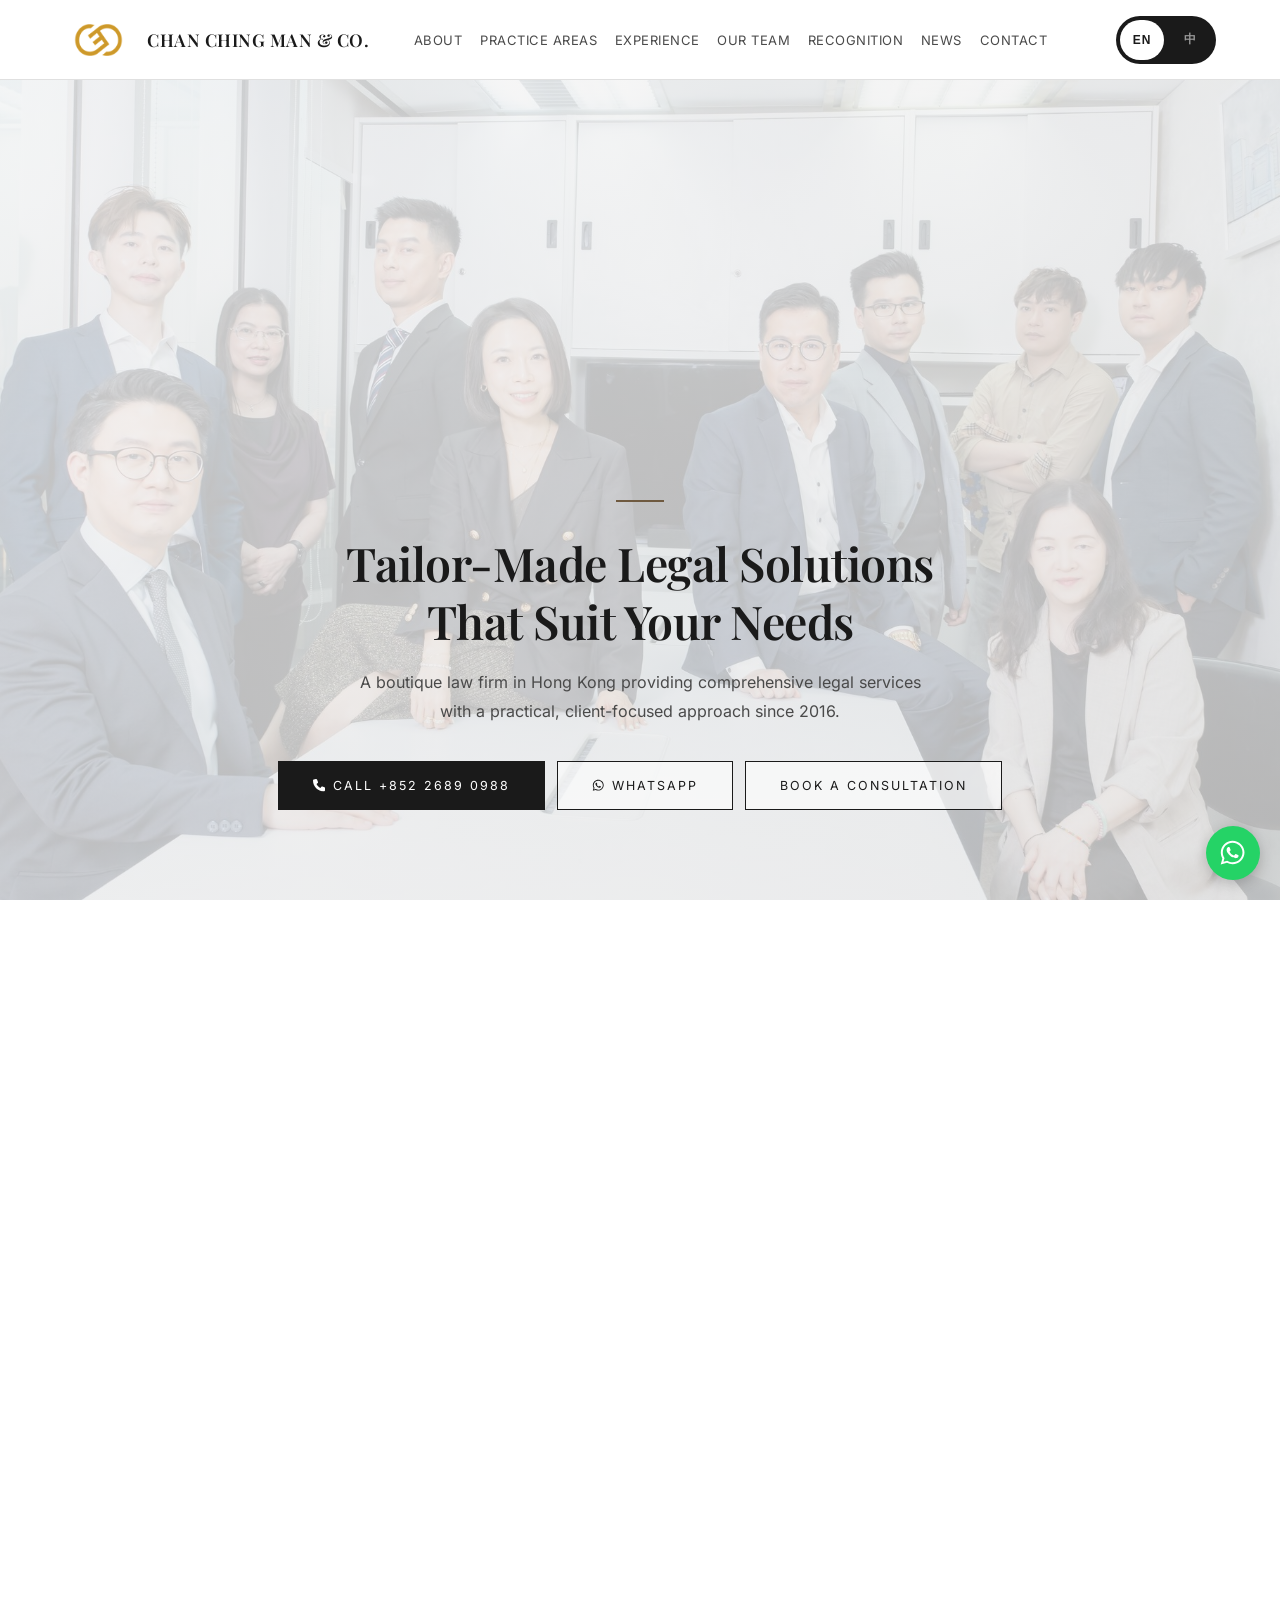
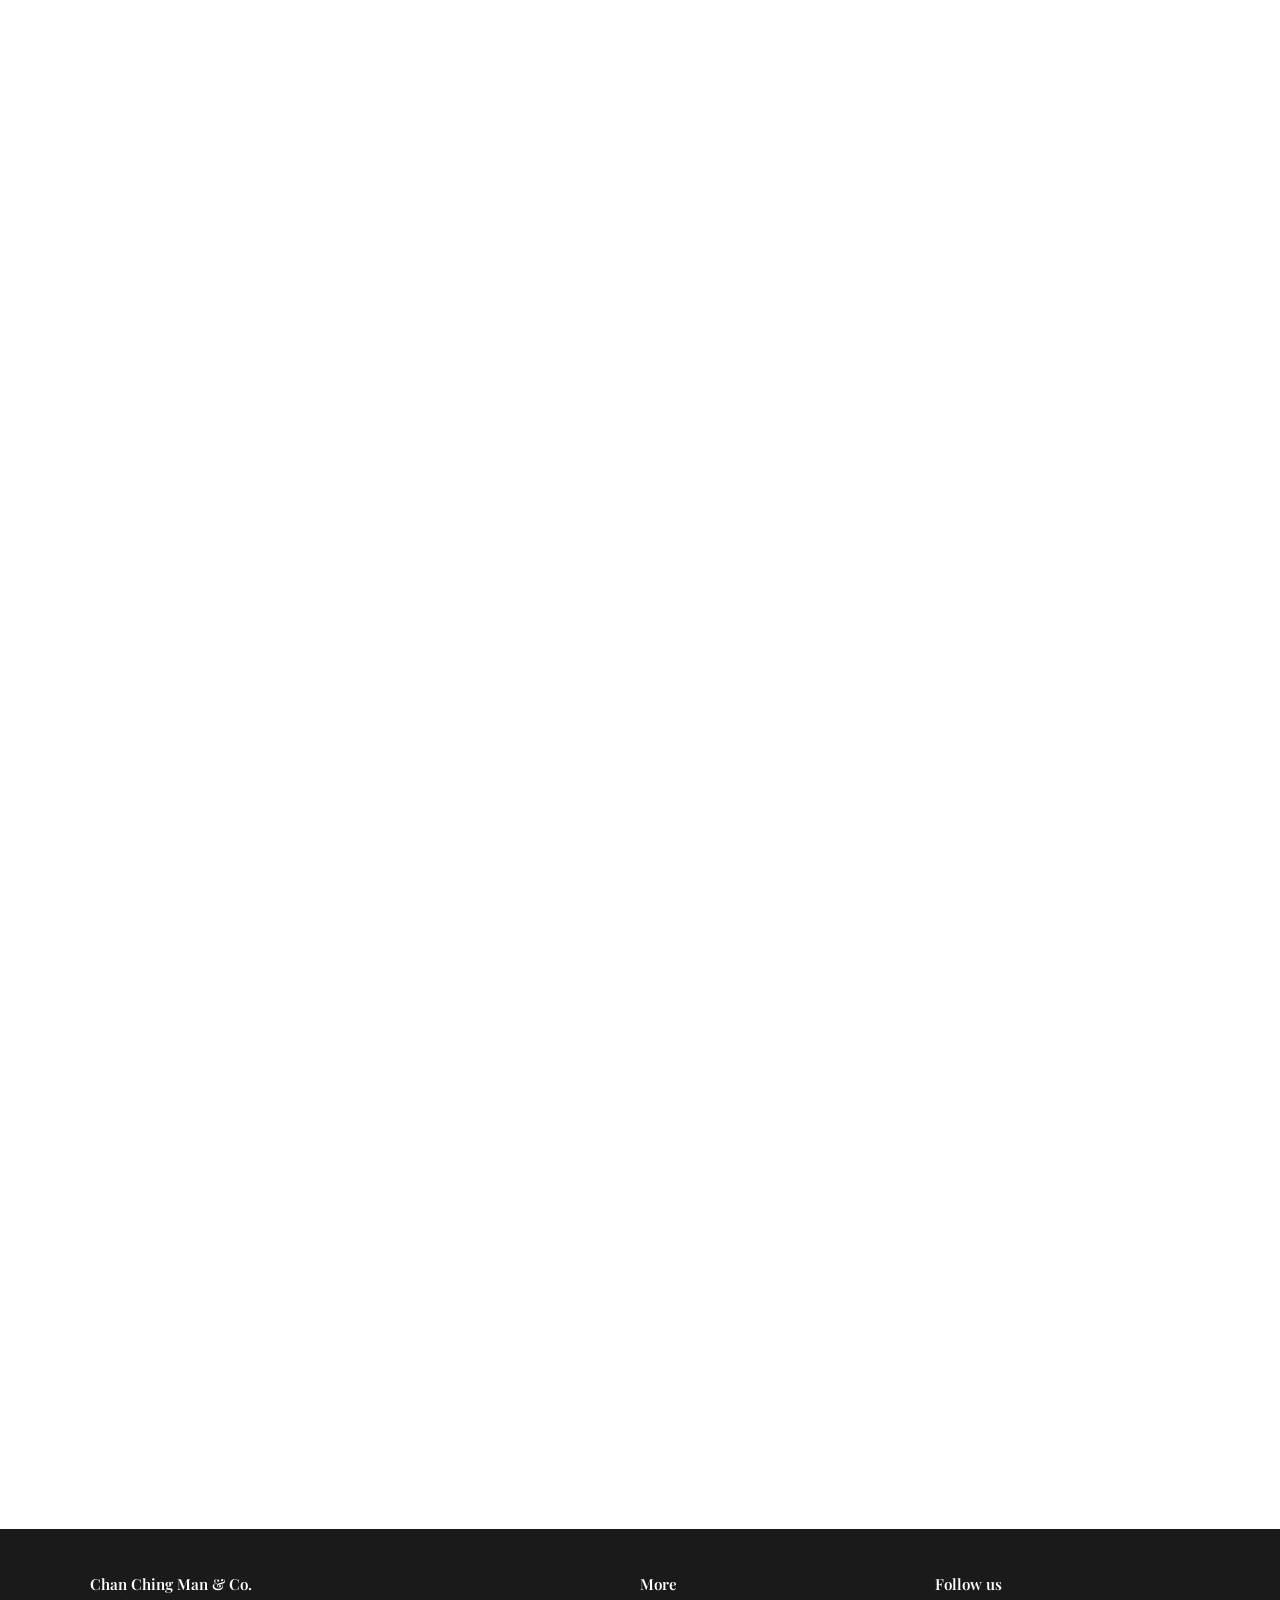
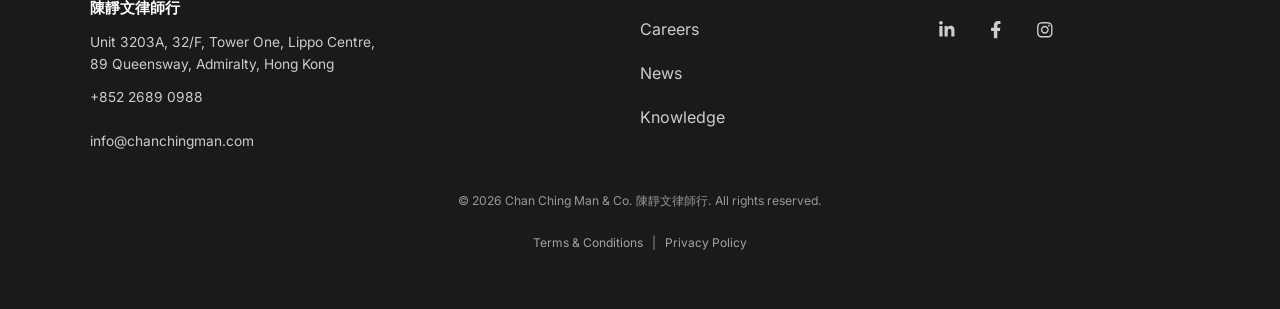
<file: index.html>
<!DOCTYPE html>
<html lang="en">
<head>
    <meta charset="UTF-8">
    <meta name="viewport" content="width=device-width, initial-scale=1.0">

    <!-- Security: Content-Security-Policy. NOTE: header-only protections
         (X-Frame-Options / CSP frame-ancestors, X-Content-Type-Options,
         Permissions-Policy) cannot be set via <meta> on GitHub Pages —
         put the site behind a reverse proxy / CDN to add those HTTP headers. -->
    <meta http-equiv="Content-Security-Policy" content="default-src 'self'; base-uri 'self'; object-src 'none'; script-src 'self'; style-src 'self'; font-src 'self'; img-src 'self' data:; frame-src https://www.google.com; connect-src 'self'; worker-src 'self'; manifest-src 'self'; form-action 'self'; upgrade-insecure-requests">
    <meta name="referrer" content="strict-origin-when-cross-origin">
    <title>Chan Ching Man &amp; Co. 陳靜文律師行 | Hong Kong Solicitors</title>
    <meta name="description" content="Chan Ching Man &amp; Co. is a Hong Kong boutique law firm founded in 2016 by Ms. Maggie Chan. We advise individuals, families, businesses and private clients on disputes, arbitration, corporate, compliance and private client matters. 陳靜文律師行是香港精品律師行，由陳靜文律師於2016年創辦，提供爭議解決、仲裁、公司、合規及私人客戶法律服務。">
    <meta name="author" content="Chan Ching Man & Co.">
    <meta name="robots" content="index, follow">
    <link rel="canonical" href="https://www.chanchingman.com/">
    <link rel="alternate" hreflang="en" href="https://www.chanchingman.com/">
    <link rel="alternate" hreflang="zh-Hant" href="https://www.chanchingman.com/">
    <link rel="alternate" hreflang="x-default" href="https://www.chanchingman.com/">

    <!-- PWA -->
    <link rel="manifest" href="manifest.json">
    <meta name="theme-color" content="#1a2332">
    <meta name="apple-mobile-web-app-capable" content="yes">
    <meta name="mobile-web-app-capable" content="yes">
    <meta name="apple-mobile-web-app-status-bar-style" content="black-translucent">
    <meta name="apple-mobile-web-app-title" content="CCM Solicitors">
    <link rel="icon" href="favicon.ico" sizes="any">
    <link rel="icon" type="image/png" sizes="32x32" href="icons/favicon-32.png">
    <link rel="apple-touch-icon" href="icons/apple-touch-icon.png">

    <!-- Open Graph / social sharing -->
    <meta property="og:type" content="website">
    <meta property="og:site_name" content="Chan Ching Man & Co.">
    <meta property="og:title" content="Chan Ching Man & Co. 陳靜文律師行 | Hong Kong Solicitors">
    <meta property="og:description" content="Hong Kong dispute resolution, arbitration, corporate advisory and private client work since 2016.">
    <meta property="og:url" content="https://www.chanchingman.com/">
    <meta property="og:locale" content="en_HK">
    <meta property="og:locale:alternate" content="zh_HK">
    <meta property="og:image" content="https://www.chanchingman.com/images/site/og-image.jpg">
    <meta property="og:image:width" content="1200">
    <meta property="og:image:height" content="630">
    <meta name="twitter:card" content="summary_large_image">
    <meta name="twitter:title" content="Chan Ching Man & Co. 陳靜文律師行">
    <meta name="twitter:description" content="Hong Kong dispute resolution, arbitration, corporate advisory and private client work since 2016.">

    <!-- Performance: establish early connections to font/CDN origins -->
    <link rel="preload" as="image" href="images/site/hero-1200.jpg?v=3" imagesrcset="images/site/hero-800.jpg?v=3 800w, images/site/hero-1200.jpg?v=3 1200w, images/site/hero-1920.jpg?v=3 1920w" imagesizes="100vw" fetchpriority="high">

    <link rel="stylesheet" href="fonts.css">

    <!-- Structured data for search engines -->
    <script type="application/ld+json">
    {
      "@context": "https://schema.org",
      "@type": "LegalService",
      "name": "Chan Ching Man & Co.",
      "alternateName": "陳靜文律師行",
      "description": "A boutique Hong Kong law firm providing comprehensive, client-focused legal services since 2016.",
      "url": "https://www.chanchingman.com/",
      "telephone": "+852-2689-0988",
      "foundingDate": "2016",
      "address": {
        "@type": "PostalAddress",
        "streetAddress": "Unit 3203A, 32/F, Tower One, Lippo Centre, 89 Queensway",
        "addressLocality": "Admiralty",
        "addressRegion": "Hong Kong",
        "addressCountry": "HK"
      },
      "areaServed": "Hong Kong",
      "knowsLanguage": ["en", "zh-Hant"],
      "sameAs": [
        "https://www.linkedin.com/company/74681253/",
        "https://www.facebook.com/ccmsolicitor",
        "https://www.instagram.com/ccmsolicitors/"
      ]
    }
    </script>
    <link rel="stylesheet" href="styles.css">
</head>
<body>
<a href="#about" class="skip-link"><span class="en-inline">Skip to main content</span><span class="cn-inline">跳到主要內容</span></a>
<!-- Icons: Font Awesome Free 6.4.0 (CC BY 4.0, https://fontawesome.com/license/free), inlined as an SVG sprite -->
<svg xmlns="http://www.w3.org/2000/svg" class="svg-sprite" aria-hidden="true" focusable="false">
<symbol id="i-bars" viewBox="0 0 448 512"><path d="M0 96C0 78.3 14.3 64 32 64H416c17.7 0 32 14.3 32 32s-14.3 32-32 32H32C14.3 128 0 113.7 0 96zM0 256c0-17.7 14.3-32 32-32H416c17.7 0 32 14.3 32 32s-14.3 32-32 32H32c-17.7 0-32-14.3-32-32zM448 416c0 17.7-14.3 32-32 32H32c-17.7 0-32-14.3-32-32s14.3-32 32-32H416c17.7 0 32 14.3 32 32z"/></symbol>
<symbol id="i-globe" viewBox="0 0 512 512"><path d="M352 256c0 22.2-1.2 43.6-3.3 64H163.3c-2.2-20.4-3.3-41.8-3.3-64s1.2-43.6 3.3-64H348.7c2.2 20.4 3.3 41.8 3.3 64zm28.8-64H503.9c5.3 20.5 8.1 41.9 8.1 64s-2.8 43.5-8.1 64H380.8c2.1-20.6 3.2-42 3.2-64s-1.1-43.4-3.2-64zm112.6-32H376.7c-10-63.9-29.8-117.4-55.3-151.6c78.3 20.7 142 77.5 171.9 151.6zm-149.1 0H167.7c6.1-36.4 15.5-68.6 27-94.7c10.5-23.6 22.2-40.7 33.5-51.5C239.4 3.2 248.7 0 256 0s16.6 3.2 27.8 13.8c11.3 10.8 23 27.9 33.5 51.5c11.6 26 20.9 58.2 27 94.7zm-209 0H18.6C48.6 85.9 112.2 29.1 190.6 8.4C165.1 42.6 145.3 96.1 135.3 160zM8.1 192H131.2c-2.1 20.6-3.2 42-3.2 64s1.1 43.4 3.2 64H8.1C2.8 299.5 0 278.1 0 256s2.8-43.5 8.1-64zM194.7 446.6c-11.6-26-20.9-58.2-27-94.6H344.3c-6.1 36.4-15.5 68.6-27 94.6c-10.5 23.6-22.2 40.7-33.5 51.5C272.6 508.8 263.3 512 256 512s-16.6-3.2-27.8-13.8c-11.3-10.8-23-27.9-33.5-51.5zM135.3 352c10 63.9 29.8 117.4 55.3 151.6C112.2 482.9 48.6 426.1 18.6 352H135.3zm358.1 0c-30 74.1-93.6 130.9-171.9 151.6c25.5-34.2 45.2-87.7 55.3-151.6H493.4z"/></symbol>
<symbol id="i-map-marker-alt" viewBox="0 0 384 512"><path d="M215.7 499.2C267 435 384 279.4 384 192C384 86 298 0 192 0S0 86 0 192c0 87.4 117 243 168.3 307.2c12.3 15.3 35.1 15.3 47.4 0zM192 128a64 64 0 1 1 0 128 64 64 0 1 1 0-128z"/></symbol>
<symbol id="i-phone" viewBox="0 0 512 512"><path d="M164.9 24.6c-7.7-18.6-28-28.5-47.4-23.2l-88 24C12.1 30.2 0 46 0 64C0 311.4 200.6 512 448 512c18 0 33.8-12.1 38.6-29.5l24-88c5.3-19.4-4.6-39.7-23.2-47.4l-96-40c-16.3-6.8-35.2-2.1-46.3 11.6L304.7 368C234.3 334.7 177.3 277.7 144 207.3L193.3 167c13.7-11.2 18.4-30 11.6-46.3l-40-96z"/></symbol>
<symbol id="i-envelope" viewBox="0 0 512 512"><path d="M48 64C21.5 64 0 85.5 0 112c0 15.1 7.1 29.3 19.2 38.4L236.8 313.6c11.4 8.5 27 8.5 38.4 0L492.8 150.4c12.1-9.1 19.2-23.3 19.2-38.4c0-26.5-21.5-48-48-48H48zM0 176V384c0 35.3 28.7 64 64 64H448c35.3 0 64-28.7 64-64V176L294.4 339.2c-22.8 17.1-54 17.1-76.8 0L0 176z"/></symbol>
<symbol id="i-weixin" viewBox="0 0 576 512"><path d="M385.2 167.6c6.4 0 12.6.3 18.8 1.1C387.4 90.3 303.3 32 207.7 32 100.5 32 13 104.8 13 197.4c0 53.4 29.3 97.5 77.9 131.6l-19.3 58.6 68-34.1c24.4 4.8 43.8 9.7 68.2 9.7 6.2 0 12.1-.3 18.3-.8-4-12.9-6.2-26.6-6.2-40.8-.1-84.9 72.9-154 165.3-154zm-104.5-52.9c14.5 0 24.2 9.7 24.2 24.4 0 14.5-9.7 24.2-24.2 24.2-14.8 0-29.3-9.7-29.3-24.2.1-14.7 14.6-24.4 29.3-24.4zm-136.4 48.6c-14.5 0-29.3-9.7-29.3-24.2 0-14.8 14.8-24.4 29.3-24.4 14.8 0 24.4 9.7 24.4 24.4 0 14.6-9.6 24.2-24.4 24.2zM563 319.4c0-77.9-77.9-141.3-165.4-141.3-92.7 0-165.4 63.4-165.4 141.3S305 460.7 397.6 460.7c19.3 0 38.9-5.1 58.6-9.9l53.4 29.3-14.8-48.6C534 402.1 563 363.2 563 319.4zm-219.1-24.5c-9.7 0-19.3-9.7-19.3-19.6 0-9.7 9.7-19.3 19.3-19.3 14.8 0 24.4 9.7 24.4 19.3 0 10-9.7 19.6-24.4 19.6zm107.1 0c-9.7 0-19.3-9.7-19.3-19.6 0-9.7 9.7-19.3 19.3-19.3 14.5 0 24.4 9.7 24.4 19.3.1 10-9.9 19.6-24.4 19.6z"/></symbol>
<symbol id="i-chevron-down" viewBox="0 0 512 512"><path d="M233.4 406.6c12.5 12.5 32.8 12.5 45.3 0l192-192c12.5-12.5 12.5-32.8 0-45.3s-32.8-12.5-45.3 0L256 338.7 86.6 169.4c-12.5-12.5-32.8-12.5-45.3 0s-12.5 32.8 0 45.3l192 192z"/></symbol>
<symbol id="i-star" viewBox="0 0 576 512"><path d="M316.9 18C311.6 7 300.4 0 288.1 0s-23.4 7-28.8 18L195 150.3 51.4 171.5c-12 1.8-22 10.2-25.7 21.7s-.7 24.2 7.9 32.7L137.8 329 113.2 474.7c-2 12 3 24.2 12.9 31.3s23 8 33.8 2.3l128.3-68.5 128.3 68.5c10.8 5.7 23.9 4.9 33.8-2.3s14.9-19.3 12.9-31.3L438.5 329 542.7 225.9c8.6-8.5 11.7-21.2 7.9-32.7s-13.7-19.9-25.7-21.7L381.2 150.3 316.9 18z"/></symbol>
<symbol id="i-video" viewBox="0 0 576 512"><path d="M0 128C0 92.7 28.7 64 64 64H320c35.3 0 64 28.7 64 64V384c0 35.3-28.7 64-64 64H64c-35.3 0-64-28.7-64-64V128zM559.1 99.8c10.4 5.6 16.9 16.4 16.9 28.2V384c0 11.8-6.5 22.6-16.9 28.2s-23 5-32.9-1.6l-96-64L416 337.1V320 192 174.9l14.2-9.5 96-64c9.8-6.5 22.4-7.2 32.9-1.6z"/></symbol>
<symbol id="i-newspaper" viewBox="0 0 512 512"><path d="M96 96c0-35.3 28.7-64 64-64H448c35.3 0 64 28.7 64 64V416c0 35.3-28.7 64-64 64H80c-44.2 0-80-35.8-80-80V128c0-17.7 14.3-32 32-32s32 14.3 32 32V400c0 8.8 7.2 16 16 16s16-7.2 16-16V96zm64 24v80c0 13.3 10.7 24 24 24H296c13.3 0 24-10.7 24-24V120c0-13.3-10.7-24-24-24H184c-13.3 0-24 10.7-24 24zm208-8c0 8.8 7.2 16 16 16h48c8.8 0 16-7.2 16-16s-7.2-16-16-16H384c-8.8 0-16 7.2-16 16zm0 96c0 8.8 7.2 16 16 16h48c8.8 0 16-7.2 16-16s-7.2-16-16-16H384c-8.8 0-16 7.2-16 16zM160 304c0 8.8 7.2 16 16 16H432c8.8 0 16-7.2 16-16s-7.2-16-16-16H176c-8.8 0-16 7.2-16 16zm0 96c0 8.8 7.2 16 16 16H432c8.8 0 16-7.2 16-16s-7.2-16-16-16H176c-8.8 0-16 7.2-16 16z"/></symbol>
<symbol id="i-whatsapp" viewBox="0 0 448 512"><path d="M380.9 97.1C339 55.1 283.2 32 223.9 32c-122.4 0-222 99.6-222 222 0 39.1 10.2 77.3 29.6 111L0 480l117.7-30.9c32.4 17.7 68.9 27 106.1 27h.1c122.3 0 224.1-99.6 224.1-222 0-59.3-25.2-115-67.1-157zm-157 341.6c-33.2 0-65.7-8.9-94-25.7l-6.7-4-69.8 18.3L72 359.2l-4.4-7c-18.5-29.4-28.2-63.3-28.2-98.2 0-101.7 82.8-184.5 184.6-184.5 49.3 0 95.6 19.2 130.4 54.1 34.8 34.9 56.2 81.2 56.1 130.5 0 101.8-84.9 184.6-186.6 184.6zm101.2-138.2c-5.5-2.8-32.8-16.2-37.9-18-5.1-1.9-8.8-2.8-12.5 2.8-3.7 5.6-14.3 18-17.6 21.8-3.2 3.7-6.5 4.2-12 1.4-32.6-16.3-54-29.1-75.5-66-5.7-9.8 5.7-9.1 16.3-30.3 1.8-3.7.9-6.9-.5-9.7-1.4-2.8-12.5-30.1-17.1-41.2-4.5-10.8-9.1-9.3-12.5-9.5-3.2-.2-6.9-.2-10.6-.2-3.7 0-9.7 1.4-14.8 6.9-5.1 5.6-19.4 19-19.4 46.3 0 27.3 19.9 53.7 22.6 57.4 2.8 3.7 39.1 59.7 94.8 83.8 35.2 15.2 49 16.5 66.6 13.9 10.7-1.6 32.8-13.4 37.4-26.4 4.6-13 4.6-24.1 3.2-26.4-1.3-2.5-5-3.9-10.5-6.6z"/></symbol>
<symbol id="i-arrow-up" viewBox="0 0 384 512"><path d="M214.6 41.4c-12.5-12.5-32.8-12.5-45.3 0l-160 160c-12.5 12.5-12.5 32.8 0 45.3s32.8 12.5 45.3 0L160 141.2V448c0 17.7 14.3 32 32 32s32-14.3 32-32V141.2L329.4 246.6c12.5 12.5 32.8 12.5 45.3 0s12.5-32.8 0-45.3l-160-160z"/></symbol>
<symbol id="i-linkedin-in" viewBox="0 0 448 512"><path d="M100.28 448H7.4V148.9h92.88zM53.79 108.1C24.09 108.1 0 83.5 0 53.8a53.79 53.79 0 0 1 107.58 0c0 29.7-24.1 54.3-53.79 54.3zM447.9 448h-92.68V302.4c0-34.7-.7-79.2-48.29-79.2-48.29 0-55.69 37.7-55.69 76.7V448h-92.78V148.9h89.08v40.8h1.3c12.4-23.5 42.69-48.3 87.88-48.3 94 0 111.28 61.9 111.28 142.3V448z"/></symbol>
<symbol id="i-facebook-f" viewBox="0 0 320 512"><path d="M279.14 288l14.22-92.66h-88.91v-60.13c0-25.35 12.42-50.06 52.24-50.06h40.42V6.26S260.43 0 225.36 0c-73.22 0-121.08 44.38-121.08 124.72v70.62H22.89V288h81.39v224h100.17V288z"/></symbol>
<symbol id="i-instagram" viewBox="0 0 448 512"><path d="M224.1 141c-63.6 0-114.9 51.3-114.9 114.9s51.3 114.9 114.9 114.9S339 319.5 339 255.9 287.7 141 224.1 141zm0 189.6c-41.1 0-74.7-33.5-74.7-74.7s33.5-74.7 74.7-74.7 74.7 33.5 74.7 74.7-33.6 74.7-74.7 74.7zm146.4-194.3c0 14.9-12 26.8-26.8 26.8-14.9 0-26.8-12-26.8-26.8s12-26.8 26.8-26.8 26.8 12 26.8 26.8zm76.1 27.2c-1.7-35.9-9.9-67.7-36.2-93.9-26.2-26.2-58-34.4-93.9-36.2-37-2.1-147.9-2.1-184.9 0-35.8 1.7-67.6 9.9-93.9 36.1s-34.4 58-36.2 93.9c-2.1 37-2.1 147.9 0 184.9 1.7 35.9 9.9 67.7 36.2 93.9s58 34.4 93.9 36.2c37 2.1 147.9 2.1 184.9 0 35.9-1.7 67.7-9.9 93.9-36.2 26.2-26.2 34.4-58 36.2-93.9 2.1-37 2.1-147.8 0-184.8zM398.8 388c-7.8 19.6-22.9 34.7-42.6 42.6-29.5 11.7-99.5 9-132.1 9s-102.7 2.6-132.1-9c-19.6-7.8-34.7-22.9-42.6-42.6-11.7-29.5-9-99.5-9-132.1s-2.6-102.7 9-132.1c7.8-19.6 22.9-34.7 42.6-42.6 29.5-11.7 99.5-9 132.1-9s102.7-2.6 132.1 9c19.6 7.8 34.7 22.9 42.6 42.6 11.7 29.5 9 99.5 9 132.1s2.7 102.7-9 132.1z"/></symbol>
</svg>


<nav>
    <a class="nav-brand" href="#home" aria-label="Chan Ching Man &amp; Co. — Home">
        <img title="Chan Ching Man &amp; Co. 陳靜文律師行" srcset="images/site/logo.png 69w" sizes="44px" src="images/site/logo.png" alt="CCM Logo" class="nav-logo" decoding="async" width="69" height="46">
        <div class="nav-text">
            <h1>CHAN CHING MAN & CO.</h1>
            <span class="en">Solicitors · Agent for Trade Marks & Patents</span>
            <span class="cn">律師行 · 商標及專利代理</span>
        </div>
    </a>
    <ul class="nav-links" id="navLinks">
        <li><a href="#about"><span class="en-inline">About</span><span class="cn-inline">關於我們</span></a></li>
        <li><a href="#practice"><span class="en-inline">Practice Areas</span><span class="cn-inline">業務範疇</span></a></li>
        <li><a href="#experience"><span class="en-inline">Experience</span><span class="cn-inline">精選案例</span></a></li>
        <li><a href="#team"><span class="en-inline">Our Team</span><span class="cn-inline">我們的團隊</span></a></li>
        <li><a href="#awards"><span class="en-inline">Recognition</span><span class="cn-inline">獎項</span></a></li>
        <li><a href="#news"><span class="en-inline">News</span><span class="cn-inline">最新消息</span></a></li>
        <li><a href="#contact"><span class="en-inline">Contact</span><span class="cn-inline">聯絡我們</span></a></li>
    </ul>
    <div class="nav-actions">
        <div class="lang-toggle" role="group" aria-label="Language / 語言">
            <button type="button" class="lang-btn active" data-lang="en" aria-pressed="true" lang="en">EN</button>
            <button type="button" class="lang-btn" data-lang="zh" aria-pressed="false" lang="zh-Hant">中</button>
        </div>
        <button type="button" class="nav-toggle" id="navToggle" aria-label="Menu" aria-expanded="false" aria-controls="navLinks">
        <svg class="ico ico-bars" aria-hidden="true" focusable="false"><use href="#i-bars"/></svg>
    </button>
    </div>
</nav>

<!-- Hero -->
<section class="hero" id="home">
    <img class="hero-bg" src="images/site/hero-1200.jpg?v=3" srcset="images/site/hero-800.jpg?v=3 800w, images/site/hero-1200.jpg?v=3 1200w, images/site/hero-1920.jpg?v=3 1920w" sizes="100vw" width="1920" height="1280" alt="" fetchpriority="high" decoding="async">
    <div class="hero-overlay"></div>
    <div class="hero-content">
        <div class="gold-line"></div>
        <h2 class="en">Tailor-Made Legal Solutions<br>That Suit Your Needs</h2>
        <h2 class="cn">度身訂造的法律方案<br>切合您的需要</h2>
        <p class="en">A boutique law firm in Hong Kong providing comprehensive legal services with a practical, client-focused approach since 2016.</p>
        <p class="cn">我們是一家位於香港的精品律師行，自2016年起提供全面的法律服務，以務實、以客為本的方針為客戶解決問題。</p>
        <div class="hero-cta">
            <a class="btn btn-primary" href="tel:+85226890988"><svg class="ico ico-phone" aria-hidden="true" focusable="false"><use href="#i-phone"/></svg><span class="en-inline">Call +852 2689 0988</span><span class="cn-inline">致電 +852 2689 0988</span></a>
            <a class="btn" href="https://wa.me/85226890988" target="_blank" rel="noopener"><svg class="ico ico-whatsapp" aria-hidden="true" focusable="false"><use href="#i-whatsapp"/></svg><span class="en-inline">WhatsApp</span><span class="cn-inline">WhatsApp 查詢</span></a>
            <a class="btn" href="#enquiry"><span class="en-inline">Book a Consultation</span><span class="cn-inline">預約諮詢</span></a>
        </div>
    </div>
</section>

<!-- About -->
<section class="about" id="about">
    <div class="section-title">
        <h2 class="en">About Us</h2>
        <h2 class="cn">關於我們</h2>
        <div class="gold-line"></div>
    </div>
    <div class="about-content">
        <p class="en">Chan Ching Man &amp; Co. is a Hong Kong boutique law firm founded in 2016 by our founder, Ms. Maggie Chan. We act for individuals, families, businesses, companies, financial institutions and private clients in various kinds of disputes including litigation, mediation and arbitration, and advise on corporate, compliance and private client matters.</p>
        <p class="cn">陳靜文律師行是一間香港的專業律師行，由陳靜文律師於 2016 年創辦及成立。我們代表個人、家庭、企業、公司、金融機構及私人客戶處理各類爭議，包括訴訟、調解及仲裁，並就企業、合規及私人客戶事務提供法律意見。</p>
        <p class="en mt-12">We serve a diverse range of clients in Hong Kong, Mainland China and worldwide. We also provide local assistance to foreign law firms that require Hong Kong legal representation, advice on Hong Kong law, or court application(s) in Hong Kong in support of court and/or arbitral proceedings in overseas jurisdictions or enforcement of foreign judgments or arbitral awards.</p>
        <p class="cn mt-12">我們為香港、中國內地及全球各地的多元化客戶提供服務。我們亦為外國律師事務所提供本地協助，包括提供香港的法律代表服務、就香港法律提供意見，或在香港提出法庭申請，以支援海外司法管轄區的法庭及／或仲裁程序，或執行外國的法院判決或仲裁裁決。</p>
        <p class="en mt-12">Our practice area covers civil and commercial disputes, debt recovery, judgment/award enforcement, criminal defence, judicial review, various kinds of disputes including family, employment, personal injury, intellectual property, company and land, and other non-contentious matters like compliance, data protection, commercial transactions, company secretarial matters, conveyancing, wills and probate.</p>
        <p class="cn mt-12">我們的執業領域涵蓋民事及商業爭議、債務追討、判決／裁決執行、刑事辯護、司法覆核；以及家事、僱傭、人身傷害、知識產權、公司及土地等各類爭議；並包括合規、數據保護、商業交易、公司秘書服務、物業轉讓、遺囑及遺產承辦等非爭議性事務。</p>
        <p class="en mt-12">Chan Ching Man &amp; Co. aims to provide clients with a one-stop centre, offering solutions to resolve their concerns and manage their risks by the most time- and cost-efficient means.</p>
        <p class="cn mt-12">陳靜文律師行致力為客戶提供一站式法律服務，以最具時間及成本效益的方式提供解決方案，協助客戶解決疑慮並管理風險。</p>
    </div>
    <div class="about-stats">
        <div class="about-stat">
            <div class="label"><span class="en-inline">Founded</span><span class="cn-inline">創立年份</span></div>
            <div class="value">2016</div>
        </div>
    </div>
</section>

<!-- Practice Areas -->
<section id="practice">
    <div class="section-title">
        <h2 class="en">Our Practice Areas</h2>
        <h2 class="cn">業務範疇</h2>
        <div class="gold-line"></div>
    </div>
    <p class="practice-intro en">Since Chan Ching Man &amp; Co. was established in 2016, we have strived to provide a wide range of services to individuals, families, businesses, companies, financial institutions and private clients in Hong Kong, Mainland China and worldwide. On every engagement we undertake, our most important objective is to relate with clients, understand their core necessities and goals and provide solutions by practical approach.</p>
    <p class="practice-intro cn">自陳靜文律師行於 2016 年成立以來，我們一直致力為香港、中國內地及全球各地的個人、家庭、企業、公司、金融機構及私人客戶提供廣泛的服務。在我們承辦的每一項委託中，我們的首要宗旨是與客戶建立緊密聯繫，深入了解他們的核心需求與目標，並以務實的方式提供解決方案。</p>
    <div class="practice-pillars" role="group" aria-label="Filter practice areas / 篩選業務範疇">
        <button type="button" class="pillar active" data-filter="all" aria-pressed="true"><span class="en-inline">All</span><span class="cn-inline">全部</span></button>
        <button type="button" class="pillar" data-filter="dispute" aria-pressed="false"><span class="pillar-no">01</span><span class="en-inline">Dispute Resolution</span><span class="cn-inline">爭議解決</span></button>
        <button type="button" class="pillar" data-filter="corporate" aria-pressed="false"><span class="pillar-no">02</span><span class="en-inline">Corporate &amp; Commercial</span><span class="cn-inline">企業與商業</span></button>
        <button type="button" class="pillar" data-filter="private" aria-pressed="false"><span class="pillar-no">03</span><span class="en-inline">Private Client</span><span class="cn-inline">私人客戶</span></button>
    </div>
    <div class="practice-grid">
        <!-- Arbitration -->
        <div class="practice-card" data-cat="dispute">
            <img class="card-img" loading="lazy" decoding="async" title="Arbitration / 仲裁" srcset="images/practice/arbitration.jpg 600w" sizes="(max-width:768px) 90vw, 300px" src="images/practice/arbitration.jpg" width="600" height="240" alt="Arbitration">
            <h3><button type="button" class="practice-toggle" aria-expanded="false" aria-controls="pd-1">Arbitration<br><span class="cn-inline">仲裁</span></button></h3>
            <div class="practice-detail" id="pd-1">
                <p class="en">We act as Hong Kong counsel on arbitration and advise on Hong Kong arbitration procedural rules and the Arbitration Ordinance (Cap. 609), supporting foreign counsel and parties in running Hong Kong-seated cases, and handle Hong Kong court applications and proceedings arising before, during, and after an arbitration.</p>
                <p class="cn">我們在仲裁事務中擔任香港法律顧問，並就香港仲裁程序規則及《仲裁條例》（第609章）提供法律意見；為處理以香港為仲裁地的案件的外國律師及當事人提供支援；以及處理在仲裁前、仲裁期間及仲裁後所產生的香港法庭申請及程序。</p>
                <p class="en mt-1"><strong>Advice and hearing support</strong></p>
                <p class="cn mt-1"><strong>法律意見及聆訊支援</strong></p>
                <ul>
                    <li><span class="en-inline">Hong Kong legal opinions on the arbitration agreement, the seat, governing law and enforceability, for tribunals, parties and foreign courts</span><span class="cn-inline">為仲裁庭、當事人及外國法院就仲裁協議、仲裁地、管轄法律及可強制執行性，提供香港法律意見。</span></li>
                    <li><span class="en-inline">The Arbitration Ordinance (Cap. 609): procedure and confidentiality, opt-ins scheme in Schedule 2 of The Arbitration Ordinance (Cap. 609)— consolidation, preliminary questions of law, serious irregularity and appeal on a point of law</span><span class="cn-inline">《仲裁條例》（第609章）：程序與保密性、《仲裁條例》（第609章）附表2的「選擇採用」機制——合併仲裁、初步法律問題、嚴重不當之處及基於法律論點的上訴。</span></li>
                    <li><span class="en-inline">Arbitration clauses/agreements: drafting and review of the seat, rules, tribunal, language and multi-contract regimes</span><span class="cn-inline">仲裁條款／協議：草擬及審閱有關仲裁地、規則、仲裁庭、語言及多重合約機制的條文。</span></li>
                    <li><span class="en-inline">Hearings in Hong Kong: correspondence with the HKIAC and/or other arbitration centres, transcription, interpretation, and hybrid or remote setups</span><span class="cn-inline">香港聆訊安排：向香港國際仲裁中心及／或其他仲裁中心預約場地、安排法庭謄錄、傳譯服務，以及混合或遙距聆訊設置。</span></li>
                    <li><span class="en-inline">Local support: witness travel and visas, bundles and filing, service of documents, company and asset searches</span><span class="cn-inline">本地支援：證人交通及簽證安排、文件冊準備及存檔、送達文件、公司及資產查冊。</span></li>
                </ul>
                <p class="en mt-1"><strong>Hong Kong Court applications and proceedings</strong></p>
                <p class="cn mt-1"><strong>香港法庭申請及程序</strong></p>
                <ul>
                    <li><span class="en-inline">Applying for interim measures including freezing injunctions, anti-suit relief, and security for costs</span><span class="cn-inline">申請臨時措施，包括凍結強制令、禁訴濟助及訟費保證。</span></li>
                    <li><span class="en-inline">Applying for leave to enforce arbitral awards in the Hong Kong courts and providing assistance in Hong Kong court proceedings</span><span class="cn-inline">向香港法庭申請許可執行仲裁裁決，並在香港法庭程序中提供協助。</span></li>
                    <li><span class="en-inline">Setting aside awards: making applications under section 81 of for non-disclosure, lack of jurisdiction and due process, and resisting such applications</span><span class="cn-inline">撤銷裁決：根據（《仲裁條例》）第81條，以未作披露、缺乏管轄權及欠缺正當程序為由提出申請，以及就該等申請進行抗辯。</span></li>
                </ul>
            </div>
        </div>
        <!-- Civil Litigation -->
        <div class="practice-card" data-cat="dispute">
            <img class="card-img" loading="lazy" decoding="async" title="Civil Litigation / 民事訴訟" srcset="images/practice/civil-litigation.jpg 600w" sizes="(max-width:768px) 90vw, 300px" src="images/practice/civil-litigation.jpg" width="600" height="240" alt="Civil Litigation">
            <h3><button type="button" class="practice-toggle" aria-expanded="false" aria-controls="pd-8">Civil Litigation<br><span class="cn-inline">民事訴訟</span></button></h3>
            <div class="practice-detail" id="pd-8">
                <p class="en">We provide civil litigation services across a wide variety of cases. With our knowledge of court procedures and various areas of law, we provide effective solutions to solve your problems by instituting or defending cases in respect of but not limited to the following areas:</p>
                <p class="cn">我們就各類案件提供民事訴訟服務。憑藉我們對法庭程序及不同法律領域的認知，我們透過提出訴訟或進行抗辯，為您提供有效的解決方案。我們的服務涵蓋（但不限於）以下領域：</p>
                <ul>
                    <li><span class="en-inline">Commercial disputes (including breach of contract, letters of credit, sale of goods, etc.)</span><span class="cn-inline">商業爭議（包括違反合約、信用證及貨物售賣等）</span></li>
                    <li><span class="en-inline">Property disputes (including building management disputes, landlord and tenant disputes, etc.)</span><span class="cn-inline">物業爭議（包括大廈管理爭議、業主與租客爭議等）</span></li>
                    <li><span class="en-inline">Employment disputes</span><span class="cn-inline">僱傭爭議</span></li>
                    <li><span class="en-inline">Defamation</span><span class="cn-inline">誹謗</span></li>
                    <li><span class="en-inline">Shareholder and partnership disputes</span><span class="cn-inline">股東及合夥人爭議</span></li>
                    <li><span class="en-inline">Personal injuries</span><span class="cn-inline">人身傷害</span></li>
                    <li><span class="en-inline">Winding-up, insolvencies and restructuring</span><span class="cn-inline">清盤、破產及重組</span></li>
                </ul>
            </div>
        </div>
        <!-- Compliance -->
        <div class="practice-card" data-cat="corporate">
            <img class="card-img" loading="lazy" decoding="async" title="Compliance and Sanctions / 合規及制裁" srcset="images/practice/compliance-and-sanctions.jpg 600w" sizes="(max-width:768px) 90vw, 300px" src="images/practice/compliance-and-sanctions.jpg" width="600" height="240" alt="Compliance">
            <h3><button type="button" class="practice-toggle" aria-expanded="false" aria-controls="pd-7">Compliance<br><span class="cn-inline">合規</span></button></h3>
            <div class="practice-detail" id="pd-7">
                <p class="en">We advise private and listed companies on Hong Kong sanctions regulations and the restrictions applicable locally, compliance with anti-money laundering and related legislation, screening counterparties and payments, reviewing AML and KYC policies, data protection regulations under the Personal Data (Privacy) Ordinance (Cap. 486), and employment-related regulations under the Employment Ordinance (Cap. 57).</p>
                <p class="cn">我們為私人及上市公司提供合規建議，涵蓋香港制裁法規及本地適用限制、遵守反洗錢（AML）及相關法例、篩查交易對手及付款、審閱反洗錢及認識你的客戶政策、根據《個人資料（私隱）條例》（第486章）的數據保護規定，以及根據《僱傭條例》（第57章）與僱傭相關的法規。</p>
            </div>
        </div>
        <!-- Conveyancing -->
        <div class="practice-card" data-cat="private">
            <img class="card-img" loading="lazy" decoding="async" title="Conveyancing / 物業轉讓" srcset="images/practice/conveyancing.jpg 600w" sizes="(max-width:768px) 90vw, 300px" src="images/practice/conveyancing.jpg" width="600" height="240" alt="Conveyancing">
            <h3><button type="button" class="practice-toggle" aria-expanded="false" aria-controls="pd-12">Conveyancing<br><span class="cn-inline">物業轉讓</span></button></h3>
            <div class="practice-detail" id="pd-12">
                <p class="en">We represent a range of individual and corporate clients in providing the following legal services in relation to residential, industrial and commercial real estate:</p>
                <p class="cn">我們代表各類個人及企業客戶，就住宅、工業及商業房地產提供以下法律服務：</p>
                <ul>
                    <li><span class="en-inline">Acquisition and disposal of land</span><span class="cn-inline">土地收購及處置</span></li>
                    <li><span class="en-inline">Documentation and negotiation of tenancy, lease, and licence</span><span class="cn-inline">租賃、租約及特許權文件的準備與談判</span></li>
                    <li><span class="en-inline">Mortgage, loan documentation and security over real estate</span><span class="cn-inline">按揭、貸款文件及房地產抵押</span></li>
                </ul>
            </div>
        </div>
        <!-- Corporate Services -->
        <div class="practice-card" data-cat="corporate">
            <img class="card-img" loading="lazy" decoding="async" title="Corporate Services / 公司服務" srcset="images/practice/corporate.jpg 600w" sizes="(max-width:768px) 90vw, 300px" src="images/practice/corporate.jpg" width="600" height="240" alt="Corporate Services">
            <h3><button type="button" class="practice-toggle" aria-expanded="false" aria-controls="pd-4">Corporate Services<br><span class="cn-inline">企業服務</span></button></h3>
            <div class="practice-detail" id="pd-4">
                <p class="en">We provide services to our clients at different stages of their corporate lifetime to assist them when they come into operation, manage their existing business relationships, raise funds for growth, and tap into new business opportunities. Our services include:</p>
                <p class="cn">我們在企業生命週期的不同階段為客戶提供服務，協助他們開業、管理現有業務關係、籌集資金以促進增長，以及發掘新商機。我們的服務包括：</p>
                <ul>
                    <li><span class="en-inline">Incorporating a Hong Kong company and putting its governance in place: registered office and secretarial arrangements, director and shareholder documents, shareholders’ agreements, share transfers, group reorganisations, and advice on directors’ duties</span><span class="cn-inline">在香港成立公司並建立管治架構：包括註冊辦事處及秘書安排、董事及股東文件、股東協議、股份轉讓、集團重組，以及就董事責任提供法律意見</span></li>
                    <li><span class="en-inline">For businesses relocating to Hong Kong: choosing the entity and holding structure, moving contracts across, employment and secondment papers, employment visas, opening bank accounts, leases, and any licences required by specific sectors</span><span class="cn-inline">協助企業遷冊至香港：包括選擇實體及控股架構、轉移合約、處理僱傭及借調文件、辦理工作簽證、開立銀行戶口、處理租賃事宜，以及申請特定行業所需的牌照</span></li>
                    <li><span class="en-inline">Drafting, preparing, and filing Specified Forms with the Companies Registry under the Companies Ordinance (Cap. 622) and the Companies (Winding Up and Miscellaneous Provisions) Ordinance (Cap. 32)</span><span class="cn-inline">根據《公司條例》（第622章）及《公司（清盤及雜項條文）條例》（第32章），草擬、準備並向公司註冊處提交指明表格</span></li>
                    <li><span class="en-inline">Drafting and preparing share purchase agreements</span><span class="cn-inline">草擬及準備股份買賣協議</span></li>
                </ul>
            </div>
        </div>
        <!-- Criminal Defence -->
        <div class="practice-card" data-cat="dispute">
            <img class="card-img" loading="lazy" decoding="async" title="Criminal Defence / 刑事辯護" srcset="images/practice/criminal-litigation.jpg 600w" sizes="(max-width:768px) 90vw, 300px" src="images/practice/criminal-litigation.jpg" width="600" height="240" alt="Criminal Defence">
            <h3><button type="button" class="practice-toggle" aria-expanded="false" aria-controls="pd-9">Criminal Defence<br><span class="cn-inline">刑事辯護</span></button></h3>
            <div class="practice-detail" id="pd-9">
                <p class="en">We represent clients at all levels of court in criminal matters. We start advising our clients on criminal laws and procedures as soon as there are risks of any criminal investigation or charges. After a charge has been laid, we assist our clients in formulating the most effective defence strategy. Our services include:</p>
                <p class="cn">我們代表客戶出席各級法院的刑事案件，一旦出現任何刑事調查或被起訴的風險，我們會盡早向客戶提供有關刑事法律及程序的建議。在正式被起訴後，我們會協助客戶制定最有效的辯護策略。我們的服務包括：</p>
                <ul>
                    <li><span class="en-inline">Attending interviews with client during questioning by government agencies including the Hong Kong Police, Independent Commission Against Corruption, etc.</span><span class="cn-inline">在香港警察、廉政公署等政府機構盤問期間，陪同客戶出席錄取口供</span></li>
                    <li><span class="en-inline">Conducting negotiations with the Department of Justice to procure plea bargains for clients</span><span class="cn-inline">與律政司進行商討，為客戶爭取認罪協商</span></li>
                    <li><span class="en-inline">Making bail applications</span><span class="cn-inline">提出保釋申請</span></li>
                    <li><span class="en-inline">Conducting investigation and gathering evidence before trial</span><span class="cn-inline">在審訊前進行調查及蒐集證據</span></li>
                    <li><span class="en-inline">Appearing for clients in courts for plea, defence, mitigation and/or appeal</span><span class="cn-inline">代表客戶出庭答辯、抗辯、求情及／或上訴</span></li>
                    <li><span class="en-inline">Defending against summonses issued by Hong Kong government agencies</span><span class="cn-inline">就香港政府機構發出的傳票進行抗辯</span></li>
                    <li><span class="en-inline">Representing clients in regulatory investigations</span><span class="cn-inline">代表客戶應對監管機構的調查</span></li>
                </ul>
            </div>
        </div>
        <!-- Cross-Border Enforcement -->
        <div class="practice-card" data-cat="dispute">
            <img class="card-img" loading="lazy" decoding="async" title="Cross-Border Enforcement / 跨境執行" srcset="images/practice/cross-border-enforcement.jpg 600w" sizes="(max-width:768px) 90vw, 300px" src="images/practice/cross-border-enforcement.jpg" width="600" height="240" alt="Cross-Border Enforcement">
            <h3><button type="button" class="practice-toggle" aria-expanded="false" aria-controls="pd-3">Cross-Border Enforcement<br><span class="cn-inline">跨境執行</span></button></h3>
            <div class="practice-detail" id="pd-3">
                <p class="en">We represent clients to enforce Mainland judgments and foreign arbitral awards and judgments in Hong Kong, and support overseas clients and counsel who require Hong Kong relief in aid of proceedings elsewhere. Our work covers:</p>
                <p class="cn">我們代表客戶在香港執行內地判決以及外國的仲裁裁決與法院判決，並為需要香港法庭濟助以支援海外訴訟的外地客戶及律師提供協助。我們的工作範圍包括：</p>
                <ul>
                    <li><span class="en-inline">Registering and enforcing Mainland judgments through statutory and common law regimes</span><span class="cn-inline">透過法定及普通法機制，登記及執行內地判決</span></li>
                    <li><span class="en-inline">Enforcing foreign and Hong Kong arbitral awards</span><span class="cn-inline">執行外國及香港的仲裁裁決</span></li>
                    <li><span class="en-inline">Applying for freezing injunctions and interim relief in support of foreign proceedings</span><span class="cn-inline">申請凍結強制令及臨時濟助，以支援外國訴訟程序</span></li>
                </ul>
            </div>
        </div>
        <!-- Family & Children -->
        <div class="practice-card" data-cat="private">
            <img class="card-img" loading="lazy" decoding="async" title="Family and Children / 家事及兒童" srcset="images/practice/family.jpg 600w" sizes="(max-width:768px) 90vw, 300px" src="images/practice/family.jpg" width="600" height="240" alt="Family and Children">
            <h3><button type="button" class="practice-toggle" aria-expanded="false" aria-controls="pd-10">Family &amp; Children<br><span class="cn-inline">家事及兒童</span></button></h3>
            <div class="practice-detail" id="pd-10">
                <p class="en">We value children’s rights and the right to family life. We have experience in sharing the stress of family disputes with our clients and provide solutions to such disputes. We represent clients in divorce and consequent financial arrangements, adoptions domestic violence, child abuse, etc. Our services include:</p>
                <p class="cn">我們重視兒童權利及家庭生活權利。我們在分擔客戶面對家庭糾紛時的壓力方面經驗豐富，並能為該等糾紛提供解決方案。我們代表客戶處理離婚及其後的財務安排、領養、家庭暴力、虐待兒童等事宜。我們的服務包括：</p>
                <ul>
                    <li><span class="en-inline">Drafting and preparing separation agreements</span><span class="cn-inline">草擬及準備分居協議</span></li>
                    <li><span class="en-inline">Commencing divorce proceedings and applying for ancillary relief</span><span class="cn-inline">展開離婚程序並申請附屬濟助</span></li>
                    <li><span class="en-inline">Making urgent applications to the Court for non-molestation orders or injunctions</span><span class="cn-inline">向法庭緊急申請互不侵犯令或強制令</span></li>
                    <li><span class="en-inline">Making applications for custody, care and control, and access to children</span><span class="cn-inline">申請兒童的撫養權、照顧及管束權，以及探視權</span></li>
                    <li><span class="en-inline">Conducting family mediation with an in-house Accredited Family Mediator (HKMAAL)</span><span class="cn-inline">由本行內部的認可家事調解員（HKMAAL）進行家事調解</span></li>
                    <li><span class="en-inline">Solemnizing marriages with an in-house Civil Celebrant of Marriages</span><span class="cn-inline">由本行的婚姻監禮人主持婚禮</span></li>
                </ul>
            </div>
        </div>
        <!-- Fraud & Asset Recovery -->
        <div class="practice-card" data-cat="dispute">
            <img class="card-img" loading="lazy" decoding="async" title="Fraud and Asset Recovery / 詐騙及資產追討" srcset="images/practice/fraud-and-asset-recovery.jpg 600w" sizes="(max-width:768px) 90vw, 300px" src="images/practice/fraud-and-asset-recovery.jpg" width="600" height="240" alt="Fraud and asset recovery">
            <h3><button type="button" class="practice-toggle" aria-expanded="false" aria-controls="pd-2">Fraud &amp; Asset Recovery<br><span class="cn-inline">詐騙及資產追回</span></button></h3>
            <div class="practice-detail" id="pd-2">
                <p class="en">We act urgently for victims of commercial and investment fraud, and for banks and trustees whose funds have been misdirected. Our work covers:</p>
                <p class="cn">我們為商業及投資詐騙的受害者，以及資金被誤導轉移的銀行及受託人提供緊急法律行動。我們的工作範圍包括：</p>
                <ul>
                    <li><span class="en-inline">Making urgent applications for freezing injunctions to prevent dissipation of defrauded/misdirected funds</span><span class="cn-inline">緊急申請凍結強制令，以防止被騙或被誤導轉移的資金遭耗散</span></li>
                    <li><span class="en-inline">Applying for disclosure orders and gagging orders and asset tracing through multiple accounts and corporate layers</span><span class="cn-inline">申請披露令、禁言令，並透過多重戶口及公司架構追蹤資產</span></li>
                    <li><span class="en-inline">Applying for Summary judgment, garnishee and charging orders</span><span class="cn-inline">申請簡易判決、第三者債務人命令及押記令</span></li>
                    <li><span class="en-inline">Seeking tracing relief and proprietary claims against recipients of defrauded/misdirected funds</span><span class="cn-inline">向接收被騙或被誤導轉移資金的對象尋求追蹤濟助及財產索償</span></li>
                    <li><span class="en-inline">Commencing winding-up and insolvency proceedings against debtors</span><span class="cn-inline">對債務人展開清盤及破產程序</span></li>
                </ul>
            </div>
        </div>
        <!-- Intellectual Property -->
        <div class="practice-card" data-cat="private">
            <img class="card-img" loading="lazy" decoding="async" title="Intellectual Property / 知識產權" srcset="images/practice/ip.jpg 600w" sizes="(max-width:768px) 90vw, 300px" src="images/practice/ip.jpg" width="600" height="240" alt="Intellectual Property">
            <h3><button type="button" class="practice-toggle" aria-expanded="false" aria-controls="pd-11">Intellectual Property<br><span class="cn-inline">知識產權</span></button></h3>
            <div class="practice-detail" id="pd-11">
                <p class="en">We offer comprehensive services for the protection and enforcement of their intellectual property rights in Hong Kong and other jurisdictions. Our services include:</p>
                <p class="cn">我們為客戶在香港及其他司法管轄區保護和執行其知識產權提供全面的服務。我們的服務包括：</p>
                <ul>
                    <li><span class="en-inline">Conducting availability search and registrability analysis of trade marks</span><span class="cn-inline">進行商標可用性查冊及可註冊性分析</span></li>
                    <li><span class="en-inline">Applying for local and foreign registration of trade marks and registered designs</span><span class="cn-inline">申請本地及海外的商標及註冊外觀設計</span></li>
                    <li><span class="en-inline">Commencing and defending trade mark opposition and revocation actions</span><span class="cn-inline">提出及抗辯商標反對及撤銷訴訟</span></li>
                    <li><span class="en-inline">Commencing and defending litigation relating to infringement of intellectual property rights</span><span class="cn-inline">提出及抗辯與侵犯知識產權相關的訴訟</span></li>
                </ul>
            </div>
        </div>
        <!-- Mediation -->
        <div class="practice-card" data-cat="dispute">
            <img class="card-img" loading="lazy" decoding="async" title="Family and Children / 家事及兒童" srcset="images/practice/family.jpg 600w" sizes="(max-width:768px) 90vw, 300px" src="images/practice/family.jpg" width="600" height="240" alt="Mediation">
            <h3><button type="button" class="practice-toggle" aria-expanded="false" aria-controls="pd-14">Mediation<br><span class="cn-inline">調解</span></button></h3>
            <div class="practice-detail" id="pd-14">
                <p class="en">We believe litigation should always be a last resort. Our firm takes a "Mediate First" approach, prioritizing amicable, constructive, and cost-effective solutions that protect our clients.</p>
                <p class="cn">我們深信訴訟應永遠是最後的手段。本行採取「先調解」的方針，優先尋求和睦、具建設性且具成本效益的解決方案，以保障客戶的利益。</p>
                <p class="en mt-1">Navigating emotionally charged disputes requires specialized guidance. Our principal, Maggie, is an Accredited Family Mediator (HKMAAL) with experience in turning adversarial conflict in disputes relating to divorce, parenting plans, and asset division, into mutually beneficial agreements.</p>
                <p class="cn mt-1">處理情緒激動的糾紛需要專業的指導。本行首席律師陳靜文是香港調解資歷評審協會有限公司的認可家事調解員，擁有豐富經驗，能將涉及離婚、育兒計劃及資產分配的對立衝突，化為互惠互利的協議。</p>
            </div>
        </div>
        <!-- Wills & Probate -->
        <div class="practice-card" data-cat="private">
            <img class="card-img" loading="lazy" decoding="async" title="Wills and Probate / 遺囑及遺產承辦" srcset="images/practice/wills.jpg 600w" sizes="(max-width:768px) 90vw, 300px" src="images/practice/wills.jpg" width="600" height="240" alt="Wills">
            <h3><button type="button" class="practice-toggle" aria-expanded="false" aria-controls="pd-13">Wills &amp; Probate<br><span class="cn-inline">遺囑及遺產承辦</span></button></h3>
            <div class="practice-detail" id="pd-13">
                <p class="en">We assist our clients in planning how to best distribute their assets according to their wishes. We provide services in both non-contentious and contentious matters.</p>
                <p class="cn">我們協助客戶規劃如何按照他們的意願妥善分配資產。我們提供涵蓋非爭議性及爭議性事務的服務。</p>
                <ul>
                    <li><span class="en-inline">For non-contentious matters: providing advice on inheritance laws and procedures, drafting wills and deeds of family arrangement, making applications for letters of administration, grants of probate and resealing of grants obtained in other jurisdictions</span><span class="cn-inline">非爭議性事務： 就繼承法律及程序提供意見、草擬遺囑及家庭安排契據、申請遺產管理書及遺囑認證，以及為在其他司法管轄區取得的授予書申請重新蓋印。</span></li>
                    <li><span class="en-inline">For contentious matters: applications for dependant persons, children or widows under the Inheritance (Provisions for Family and Dependants) Ordinance (Cap. 481), actions for challenging administration of estate or validity of wills</span><span class="cn-inline">爭議性事務： 根據《財產繼承（供養遺屬及受養人）條例》（第481章）為受養人、子女或遺孀提出申請，以及就質疑遺產管理或遺囑效力提出訴訟。</span></li>
                </ul>
            </div>
        </div>
    </div>
</section>

<!-- Selected Experience -->
<section class="experience" id="experience">
    <div class="section-title">
        <h2 class="en">Selected Experience</h2>
        <h2 class="cn">精選案例</h2>
        <div class="gold-line"></div>
    </div>
    <div class="case-grid">
        <div class="case-card">
            <div class="case-tag"><span class="en-inline">Litigation · Ongoing</span><span class="cn-inline">訴訟 · 進行中</span></div>
            <h3 class="case-name"><span class="en-inline">Russian State Company</span><span class="cn-inline">俄羅斯國有企業</span></h3>
            <div class="case-ref">2025</div>
            <p class="en">Represented the applicant seeking to set aside a partial award on jurisdiction, on the ground that the presiding arbitrator failed to disclose a material connection.</p>
            <p class="cn">代表申請人以首席仲裁員未有披露重大關聯利益為由，申請撤銷一項關於管轄權的部分仲裁裁決。</p>
        </div>
        <div class="case-card">
            <div class="case-tag"><span class="en-inline">TAX · Reported</span><span class="cn-inline">稅務 · 權威判例</span></div>
            <h3 class="case-name"><span class="en-inline">Estate Beneficiary</span><span class="cn-inline">遺產受益人</span></h3>
            <div class="case-ref">2019-2021</div>
            <p class="en">Represented a beneficiary charged with ad valorem stamp duty on a property transferred to her from her late mother’s estate, on an appeal against the assessment on the basis that the transfer should not be chargeable, following which the stamp duty was repaid to the client in full and the Inland Revenue Department amended its practice on stamp duties in respect of transfers out of an estate pursuant to a family arrangement.</p>
            <p class="cn">代表一名受益人，就其從已故母親遺產中獲轉讓物業而被徵收從價印花稅一事提出上訴。我們主張該轉讓不應徵稅；最終印花稅獲全數退還予客戶，而稅務局亦隨後修改了有關根據家庭安排從遺產中轉讓物業的印花稅做法。</p>
        </div>
        <div class="case-card">
            <div class="case-tag"><span class="en-inline">Commercial &amp; Insolvency · Ongoing</span><span class="cn-inline">商業及破產 · 進行中</span></div>
            <h3 class="case-name"><span class="en-inline">Global Elastomers Distributor</span><span class="cn-inline">全球彈性體產品分銷商</span></h3>
            <div class="case-ref"><span class="en-inline">2022</span><span class="cn-inline">2022</span></div>
            <p class="en">Represented a global elastomers distributor with offices across the globe to recover outstanding payments for goods sold and delivered by a series of over 30 winding-up actions against the client’s debtors and to claim against a former senior employee for breach of fiduciary duties involving loss of US$8.3 million and RMB 5.8 million.</p>
            <p class="cn">代表一家於全球設有辦事處的彈性體產品分銷商，透過對客戶債務人展開超過30宗清盤程序，追討已售及已交付貨物的未清繳欠款；並就一名前高級僱員違反受信責任導致損失830萬美元及人民幣580萬元一事提出索償。</p>
        </div>
        <div class="case-card">
            <div class="case-tag"><span class="en-inline">Civil Fraud &amp; Asset Recovery</span><span class="cn-inline">民事欺詐與資產追討</span></div>
            <h3 class="case-name"><span class="en-inline">Australian Client</span><span class="cn-inline">澳洲客戶</span></h3>
            <div class="case-ref">2022</div>
            <p class="en">Represented two Australian pension fund trustees whose fund transfers were diverted into a Hong Kong company’s account. Within days we obtained a freezing injunction with Bankers Trust and gagging orders, traced the money through several accounts, and secured summary judgment and a garnishee order. Approximately HK$2.6 million was ultimately recovered for the trustees ahead of other creditors against the same pool of assets.</p>
            <p class="cn">代表兩名澳洲退休金信託人，其資金在轉賬過程中被不法挪用至一間香港公司的賬戶。我們在數天內成功取得資產凍結令，同時獲批 Bankers Trust 披露令及保密令，跨多個賬戶追查資金流向，並最終取得簡易判決與第三債務人命令。我們成功為信託人追討約 260 萬港元，於針對同一資金來源的其他債權人之前優先受償。</p>
        </div>
        <div class="case-card">
            <div class="case-tag"><span class="en-inline">Civil Fraud &amp; Asset Recovery</span><span class="cn-inline">民事欺詐與資產追討</span></div>
            <h3 class="case-name"><span class="en-inline">Private Investor</span><span class="cn-inline">私人投資者</span></h3>
            <div class="case-ref">2025</div>
            <p class="en">Represented an investor in a HK$68 million investment scam operated by eight defendants through a network of companies and personal accounts. We pursued each individual defendant and traced the money into the hands of those who received it. As an outcome, we obtained judgment for over HK$66 million, with tracing relief against the recipients.</p>
            <p class="cn">代表一名投資者，涉及八名被告透過公司網絡及個人帳戶操作的港幣6,800萬元投資騙局。我們向每名被告個人追究責任，並追蹤資金至收款人手中。結果取得逾港幣6,600萬元的判決，並就收款人取得追蹤救濟。</p>
        </div>
        <div class="case-card">
            <div class="case-tag"><span class="en-inline">Cross-Border Enforcement</span><span class="cn-inline">跨境執行判決</span></div>
            <h3 class="case-name"><span class="en-inline">Bondholder</span><span class="cn-inline">債券持有人</span></h3>
            <div class="case-ref">2023</div>
            <p class="en">Represented a bondholder against the director of a listed company who had personally guaranteed two bonds and then defaulted. We obtained a freezing injunction over his Hong Kong assets, which led the Defendant to settle the claim in full within two weeks of the freezing injunction obtained.</p>
            <p class="cn">代表一名債券持有人，向一間上市公司的董事提出訴訟。該董事曾就兩項債券提供個人擔保，其後違約。我們成功就其在香港的資產取得凍結令，促使被告於取得凍結令後兩星期內全數清償索償款項。</p>
        </div>
        <div class="case-card">
            <div class="case-tag"><span class="en-inline">Cross-Border Enforcement · Reported</span><span class="cn-inline">跨境執行判決 · 權威判例</span></div>
            <h3 class="case-name"><span class="en-inline">Mainland Bank</span><span class="cn-inline">內地銀行</span></h3>
            <div class="case-ref">2025</div>
            <p class="en">Represented a Mainland bank to enforce a Mainland judgment for the sum of RMB 439 million after the statutory two-year limitation period under the Mainland Judgments (Reciprocal Enforcement) Ordinance (Cap. 597) had lapsed. We successfully obtained a freezing injunction and argued that common law enforcement survives that statutory time limit. The case was reported and cited twice since as an authority for similar applications.</p>
            <p class="cn">代表一間內地銀行，在《內地判決（相互強制執行）條例》（第597章）所訂明的兩年法定時效屆滿後，執行一項金額達4.39億元人民幣的內地判決。我們成功取得凍結令，並主張普通法下的執行權不受該法定時效所限。該案獲載入判例報告，並在其後兩度被引用為同類申請的權威判例。</p>
        </div>
    </div>
    <p class="case-note"><span class="en">The matters above are illustrative only. Past results do not guarantee a similar outcome in any future matter.</span><span class="cn">以上案例僅供參考。過往結果並不保證任何日後案件會有相同或類似結果。</span></p>
</section>

<!-- Team -->
<section class="team" id="team">
    <div class="section-title">
        <h2 class="en">Our Team</h2>
        <h2 class="cn">我們的團隊</h2>
        <div class="gold-line"></div>
    </div>
    <div class="team-grid">
        <!-- Maggie Chan -->
        <div class="team-card featured">
            <img class="team-photo" loading="lazy" decoding="async" title="Portrait of Maggie Chan, founder of Chan Ching Man &amp; Co." srcset="images/team/maggie.jpg?v=4 800w" sizes="(max-width:768px) 90vw, 260px" src="images/team/maggie.jpg?v=4" width="800" height="1000" alt="Maggie">
            <div class="team-info">
                <h3><span class="en-inline">Maggie Chan</span><span class="cn-inline">陳靜文律師</span></h3>
                <div class="role en">Founder & Principal Solicitor</div>
                <div class="role cn">創辦人及主管律師</div>
                <p class="en">Maggie acts for companies and private clients in civil and commercial disputes, fraud and asset recovery, and cross-border enforcement, and leads the firm’s arbitration work. She appears regularly in arbitration-related proceedings in the Hong Kong Court of First Instance and the Court of Appeal, including applications to set aside awards and for interim measures, and acts in criminal matters at every level of court. Her wider disputes work covers asset tracing, shareholder remedies and directors’ duties claims, land and tenancy disputes, trade marks, employment, and estates. She also advises on setting up and structuring companies, moving a business to Hong Kong, trusts and funds including digital assets, and sanctions and compliance for banks and Hong Kong companies. Maggie is an Accredited Family Mediator (HKMAAL) and a Civil Celebrant of Marriages. She founded the firm in 2016, having trained at Lo &amp; Lo, a Hong Kong law firm established for over 100 years.</p>
                <p class="cn">陳律師代表企業及私人客戶處理民事及商業爭議、詐騙及資產追討，以及跨境執行事宜，並主導本所的仲裁業務。她經常於香港原訟法庭及上訴法庭處理與仲裁相關的程序，包括撤銷裁決及臨時措施的申請，亦於各級法院處理刑事案件。其爭議業務亦涵蓋資產追蹤、股東救濟及董事職責索償、土地及租務糾紛、商標、僱傭及遺產事宜。她同時就成立及重組公司、將業務遷移至香港、信託及基金（包括數字資產），以及銀行和香港公司的制裁與合規事宜提供意見。陳律師為香港認可家事調解員（HKMAAL）及民事婚禮監禮人。她於2016年創立本所，此前曾於 Lo &amp; Lo 接受訓練，該所為一家成立逾百年的香港律師事務所。</p>
                <div class="credentials">
                    <div class="credential"><div class="c-label"><span class="en-inline">Hong Kong</span><span class="cn-inline">香港</span></div><div class="c-value">2010</div></div>
                    <div class="credential"><div class="c-label">GBA (PRC)</div><div class="c-value">2024</div></div>
                    <div class="credential"><div class="c-label">LL.B / PCLL</div><div class="c-value">HKU</div></div>
                    <div class="credential"><div class="c-label"><span class="en-inline">Mediator</span><span class="cn-inline">調解員</span></div><div class="c-value">HKMAAL</div></div>
                    <div class="credential credential-no-value"><div class="c-label"><span class="en-inline">HK Civil Celebrant of Marriage</span><span class="cn-inline">香港婚姻監禮人</span></div></div>
                </div>
                <div class="languages"><svg class="ico ico-globe" aria-hidden="true" focusable="false"><use href="#i-globe"/></svg> <span class="en-inline">Cantonese · English · Mandarin</span><span class="cn-inline">廣東話 · 英語 · 普通話</span></div>
                <a class="profile-link" href="team-maggie.html"><span class="en-inline">View Full Profile →</span><span class="cn-inline">查看完整簡介 →</span></a>
            </div>
        </div>
        <!-- Leon Chiu -->
        <div class="team-card" data-card-toggle>
            <img class="team-photo" loading="lazy" decoding="async" title="Portrait of Leon Chiu" srcset="images/team/leon.jpg?v=7 800w" sizes="(max-width:768px) 90vw, 260px" src="images/team/leon.jpg?v=7" width="800" height="1000" alt="Leon">
            <div class="team-info">
                <h3><span class="en-inline">Leon Chiu</span><span class="cn-inline">趙英安律師</span></h3>
                <div class="role en">Associate Solicitor</div>
                <div class="role cn">助理律師</div>
                <p class="en">Qualified in 2019 with experience in conveyancing matters and disputes including personal injuries, matrimonial, adverse possession, and mortgage actions.</p>
                <p class="cn">2019年取得律師資格，擁有物業轉讓及爭議解決經驗，涵蓋人身傷害、婚姻訴訟、逆權侵佔及按揭訴訟。</p>
                <div class="languages"><svg class="ico ico-globe" aria-hidden="true" focusable="false"><use href="#i-globe"/></svg> <span class="en-inline">Cantonese · English · Mandarin</span><span class="cn-inline">廣東話 · 英語 · 普通話</span></div>
                <a class="profile-link" href="team-leon.html"><span class="en-inline">View Full Profile →</span><span class="cn-inline">查看完整簡介 →</span></a>
            </div>
        </div>
        <!-- Alex Li -->
        <div class="team-card" data-card-toggle>
            <img class="team-photo" loading="lazy" decoding="async" title="Portrait of Alex Li" srcset="images/team/alex.jpg?v=7 800w" sizes="(max-width:768px) 90vw, 260px" src="images/team/alex.jpg?v=7" width="800" height="1000" alt="Alex">
            <div class="team-info">
                <h3><span class="en-inline">Alex Li</span><span class="cn-inline">李旻軒律師</span></h3>
                <div class="role en">Associate Solicitor</div>
                <div class="role cn">助理律師</div>
                <p class="en">Qualified in 2024 with experience in civil litigation matters including commercial, civil fraud, matrimonial, building management, and personal injuries disputes.</p>
                <p class="cn">2024年取得律師資格，擁有民事訴訟經驗，涵蓋商業、民事詐騙、婚姻、大廈管理及人身傷害爭議。</p>
                <div class="languages"><svg class="ico ico-globe" aria-hidden="true" focusable="false"><use href="#i-globe"/></svg> <span class="en-inline">Cantonese · English · Mandarin</span><span class="cn-inline">廣東話 · 英語 · 普通話</span></div>
                <a class="profile-link" href="team-alex.html"><span class="en-inline">View Full Profile →</span><span class="cn-inline">查看完整簡介 →</span></a>
            </div>
        </div>
        <!-- John Wan -->
        <div class="team-card" data-card-toggle>
            <img class="team-photo" loading="lazy" decoding="async" title="Portrait of John Wan" srcset="images/team/john.jpg?v=7 800w" sizes="(max-width:768px) 90vw, 260px" src="images/team/john.jpg?v=7" width="800" height="1000" alt="John">
            <div class="team-info">
                <h3><span class="en-inline">John Wan</span><span class="cn-inline">尹國鈞律師</span></h3>
                <div class="role en">Associate Solicitor</div>
                <div class="role cn">助理律師</div>
                <p class="en">Qualified in 2026 with experience in dispute resolution, including asset recovery, injunctive relief and recourse against arbitral award, criminal defence, matrimonial, and probate.</p>
                <p class="cn">2026年取得律師資格，擁有爭議解決經驗，涵蓋資產追討、禁制令救濟及針對仲裁裁決的追索、刑事辯護、婚姻及遺產承辦。</p>
                <div class="languages"><svg class="ico ico-globe" aria-hidden="true" focusable="false"><use href="#i-globe"/></svg> <span class="en-inline">Cantonese · English · Mandarin</span><span class="cn-inline">廣東話 · 英語 · 普通話</span></div>
                <a class="profile-link" href="team-john.html"><span class="en-inline">View Full Profile →</span><span class="cn-inline">查看完整簡介 →</span></a>
            </div>
        </div>
        <!-- Tindy Kwong -->
        <div class="team-card" data-card-toggle>
            <img class="team-photo" loading="lazy" decoding="async" title="Portrait of Tindy Kwong" srcset="images/team/tindy.jpg?v=7 800w" sizes="(max-width:768px) 90vw, 260px" src="images/team/tindy.jpg?v=7" width="800" height="1000" alt="Tindy">
            <div class="team-info">
                <h3><span class="en-inline">Tindy Kwong</span><span class="cn-inline">鄺天狄先生</span></h3>
                <div class="role en">Legal Executive</div>
                <div class="role cn">法律行政人員</div>
                <p class="en">Joined in 2021 with over 25 years in the profession. Experienced in commercial litigation, property disputes, debt recovery, employment, insolvency, and criminal defence at all levels of court.</p>
                <p class="cn">2021年加入，擁有逾25年法律界經驗。專長於商業訴訟、物業糾紛、追討債務、僱傭、破產清算及各級法院刑事辯護。</p>
                <div class="languages"><svg class="ico ico-globe" aria-hidden="true" focusable="false"><use href="#i-globe"/></svg> <span class="en-inline">Cantonese · English · Mandarin</span><span class="cn-inline">廣東話 · 英語 · 普通話</span></div>
                <a class="profile-link" href="team-tindy.html"><span class="en-inline">View Full Profile →</span><span class="cn-inline">查看完整簡介 →</span></a>
            </div>
        </div>
        <!-- Jayden Lee -->
        <div class="team-card" data-card-toggle>
            <img class="team-photo" loading="lazy" decoding="async" title="Portrait of Jayden Lee" srcset="images/team/jayden.jpg?v=7 800w" sizes="(max-width:768px) 90vw, 260px" src="images/team/jayden.jpg?v=7" width="800" height="1000" alt="Jayden">
            <div class="team-info">
                <h3><span class="en-inline">Jayden Lee</span><span class="cn-inline">李泫錞先生</span></h3>
                <div class="role en">Litigation Officer</div>
                <div class="role cn">訴訟主任</div>
                <p class="en">Joined in 2016 with over 10 years in the profession. Experienced in civil and criminal litigation at all levels of court.</p>
                <p class="cn">2016年加入，擁有逾10年法律界經驗。具有各級法院民事及刑事訴訟經驗。</p>
                <div class="languages"><svg class="ico ico-globe" aria-hidden="true" focusable="false"><use href="#i-globe"/></svg> <span class="en-inline">Cantonese · English · Mandarin</span><span class="cn-inline">廣東話 · 英語 · 普通話</span></div>
                <a class="profile-link" href="team-jayden.html"><span class="en-inline">View Full Profile →</span><span class="cn-inline">查看完整簡介 →</span></a>
            </div>
        </div>
        <!-- Alan Ng -->
        <div class="team-card" data-card-toggle>
            <img class="team-photo" loading="lazy" decoding="async" title="Portrait of Alan Ng" srcset="images/team/alan.jpg?v=7 800w" sizes="(max-width:768px) 90vw, 260px" src="images/team/alan.jpg?v=7" width="800" height="1000" alt="Alan">
            <div class="team-info">
                <h3><span class="en-inline">Alan Ng</span><span class="cn-inline">吳仲文先生</span></h3>
                <div class="role en">Litigation Officer</div>
                <div class="role cn">訴訟主任</div>
                <p class="en">Joined in 2023 and provides all-rounded support to our team.</p>
                <p class="cn">2023年加入，為本團隊提供全面支援。</p>
                <div class="languages"><svg class="ico ico-globe" aria-hidden="true" focusable="false"><use href="#i-globe"/></svg> <span class="en-inline">Cantonese · English · Mandarin</span><span class="cn-inline">廣東話 · 英語 · 普通話</span></div>
                <a class="profile-link" href="team-alan.html"><span class="en-inline">View Full Profile →</span><span class="cn-inline">查看完整簡介 →</span></a>
            </div>
        </div>
    </div>
</section>

<!-- Recognition -->
<section class="awards" id="awards">
    <div class="section-title">
        <h2 class="en">Recognition</h2>
        <h2 class="cn">獎項及認可</h2>
        <div class="gold-line"></div>
    </div>
    <div class="award-grid">
        <div class="award-card">
            <div class="award-badge"><img loading="lazy" decoding="async" title="ALB Hong Kong Law Awards 2026 - Rising Law Firm of the Year Finalist" srcset="award-alb-2026-v5.png 200w" sizes="200px" src="award-alb-2026-v5.png" alt="ALB Hong Kong Law Awards 2026 Finalist" width="200" height="200"></div>
            <div class="award-status"><span class="en-inline">Finalist · 2026</span><span class="cn-inline">入圍決選 · 2026</span></div>
            <h3><span class="en-inline">ALB Hong Kong Law Awards</span><span class="cn-inline">ALB 香港法律大獎</span></h3>
            <p class="en">Run by Asian Legal Business, the Thomson Reuters legal title for the region, and held every year since 2001. Finalists are chosen on written submission by an independent panel of senior figures from the profession. The 2026 Hong Kong edition was the programme’s 25th and drew a record number of entries.</p>
            <p class="cn">由湯森路透旗下亞洲區法律刊物《Asian Legal Business》主辦，自2001年起每年舉行。入圍名單由業界資深人士組成的獨立評審團根據書面提交資料選出。2026年香港站為該獎項第25屆，並創下參選數目新高。</p>
        </div>
        <div class="award-card">
            <div class="award-badge"><img loading="lazy" decoding="async" title="Hong Kong's Most Outstanding Business Awards 2023" srcset="award-hkmob-2023.png 440w" sizes="440px" src="award-hkmob-2023.png" alt="Hong Kong's Most Outstanding Business Awards 2023" width="440" height="230"></div>
            <div class="award-status"><span class="en-inline">Awarded · 2023</span><span class="cn-inline">獲獎 · 2023</span></div>
            <h3><span class="en-inline">Hong Kong’s Most Outstanding Business</span><span class="cn-inline">香港最優秀企業大獎</span></h3>
            <p class="en">Presented by CORPHUB and judged by industry leaders, Chamber of Commerce members and editors against four criteria: management and governance, competitiveness, innovation in services, and corporate social responsibility.</p>
            <p class="cn">由 CORPHUB 頒發，並由業界領袖、商會會員及編輯團隊依據四項標準評審：管理及企業治理、競爭力、服務創新，以及企業社會責任。</p>
        </div>
    </div>
</section>

<!-- Careers -->
<section class="careers" id="careers">
    <div class="section-title">
        <h2 class="en">Careers</h2>
        <h2 class="cn">招募人才</h2>
        <div class="gold-line"></div>
    </div>
    <div class="about-content">
        <p class="en">We are from time to time looking for trainee solicitors with good academic qualifications. To serve our clients from various sectors with different kinds of demands, we look for individuals with a diverse background and an open mind to challenge the traditional ways of how clients are served and how to add value to clients. We are committed to continuously facilitate the growth of our team to ensure that they excel their potentials and provide a comfortable and friendly work environment that encourages everyone to share viewpoints, approaches and ideas.</p>
        <p class="cn">我們不時招募具備良好學歷的見習律師。為了服務來自不同界別、擁有各種需求的客戶，我們尋找具備多元背景的專才。我們期望應徵者能抱持開放的態度，勇於挑戰服務客戶的傳統模式，並積極為客戶創造更高價值。我們致力持續促進團隊成員的成長，確保他們能發揮最大潛能；同時提供舒適友善的工作環境，鼓勵大家踴躍分享觀點、處事方法及創新意念。</p>
        <p class="en mt-15">If you are a qualified legal professional who shares our vision and would like to form part of our collaborative team, we look forward to hearing from you.</p>
        <p class="cn mt-15">如果您是認同我們願景的合資格法律專業人士，並渴望加入我們這個講求協作的團隊，我們期待收到您的回覆。</p>
        <p class="mt-15"><a href="#enquiry" class="btn js-email" data-u="maggie" data-d="chanchingman.com" data-keep-text><span class="en-inline">Apply Now</span><span class="cn-inline">立即申請</span></a></p>
    </div>
</section>

<!-- News -->
<section id="news">
    <div class="section-title">
        <h2 class="en">News</h2>
        <h2 class="cn">最新消息</h2>
        <div class="gold-line"></div>
    </div>
    <div class="news-list">
        <article class="news-card" data-card-toggle>
            <p class="news-meta"><span class="en-inline">Award · 2023</span><span class="cn-inline">獎項 · 2023</span></p>
            <h3 class="en">CCM Awarded the Hong Kong Most Outstanding Business 2023 Award</h3>
            <h3 class="cn">陳靜文律師行榮獲 2023 年度「香港最優秀企業大獎」</h3>
            <p class="news-lead en">We are honoured to announce that Chan Ching Man &amp; Co. has been awarded the Hong Kong Most Outstanding Business (HKMOB) 2023 Award!</p>
            <p class="news-lead cn">我們非常榮幸地宣佈，陳靜文律師行（CCM）榮獲了 2023 年度「香港最優秀企業大獎」(HKMOB)！</p>
            <div class="news-more"><span class="en-inline">Read full article</span><span class="cn-inline">閱讀全文</span></div>
            <div class="news-full">
                <figure class="news-photo">
                    <img loading="lazy" decoding="async" title="Maggie at the Hong Kong Most Outstanding Business (HKMOB) Awards 2023 / 陳靜文律師於 2023 年度香港最優秀企業大獎頒獎典禮" srcset="images/news/hkmob-awards-2023.jpg 1200w" sizes="(max-width:768px) 90vw, 700px" src="images/news/hkmob-awards-2023.jpg" width="1200" height="900" alt="Maggie at the Hong Kong Most Outstanding Business (HKMOB) Awards 2023 / 陳靜文律師於 2023 年度香港最優秀企業大獎頒獎典禮">
                    <figcaption><span class="en-inline">Hong Kong Most Outstanding Business (HKMOB) Awards 2023</span><span class="cn-inline">2023 年度「香港最優秀企業大獎」頒獎典禮</span></figcaption>
                </figure>
                <div class="en">
                    <p>While this prestigious recognition highlights our firm’s commercial growth, our true success lies in the relationships we build. We have always believed that exceptional legal practice requires more than just technical precision—it demands genuine warmth, empathy, and a human touch. Even as we scale to navigate complex corporate and legal landscapes, our core mission remains to provide a supportive, personal, and reassuring experience for every client.</p>
                    <p>This award belongs to our dedicated team and above all, our clients, who inspire us to combine commercial strength with authentic care. Thank you for walking this journey with us.</p>
                </div>
                <div class="cn">
                    <p>雖然這項殊榮彰顯了本行的業務增長，但我們深信真正的成功源於我們與各界建立的良好關係。我們一直堅信，卓越的法律服務不僅需要專業嚴謹的技術，更需要真誠、同理心和富有人情味的關懷。儘管我們的規模不斷擴大以應對複雜的企業和法律環境，我們的核心使命始終如一：為每一位客戶提供充滿支持、貼心且令人安心的服務體驗。</p>
                    <p>這個獎項屬於我們盡責的團隊，更屬於我們的客戶，是你們啟發了我們將商業實力與真誠關懷完美結合。感謝您與我們攜手同行。</p>
                </div>
            </div>
        </article>
        <article class="news-card" data-card-toggle>
            <p class="news-meta"><span class="en-inline">Milestone · 29 May 2026</span><span class="cn-inline">里程碑 · 2026年5月29日</span></p>
            <h3 class="en">CCM Celebrates Its 10th Anniversary</h3>
            <h3 class="cn">陳靜文律師行慶祝成立 10 周年</h3>
            <p class="news-lead en">We are incredibly proud to celebrate the 10th Anniversary of Chan Ching Man &amp; Co.!</p>
            <p class="news-lead cn">我們為迎來陳靜文律師行成立 10 周年感到無比自豪！</p>
            <div class="news-more"><span class="en-inline">Read full article</span><span class="cn-inline">閱讀全文</span></div>
            <div class="news-full">
                <figure class="news-photo">
                    <img loading="lazy" decoding="async" title="The CCM team raising a toast at the 10th Anniversary Gala on 29 May 2026 / 陳靜文律師行團隊於 2026 年 5 月 29 日十周年慶典晚宴上舉杯祝酒" srcset="images/news/ccm-10th-anniversary-gala-2026.jpg?v=2 1400w" sizes="(max-width:768px) 90vw, 700px" src="images/news/ccm-10th-anniversary-gala-2026.jpg?v=2" width="1400" height="801" alt="The CCM team raising a toast at the 10th Anniversary Gala on 29 May 2026 / 陳靜文律師行團隊於 2026 年 5 月 29 日十周年慶典晚宴上舉杯祝酒">
                    <figcaption><span class="en-inline">CCM 10th Anniversary Gala · 29 May 2026</span><span class="cn-inline">陳靜文律師行十周年慶典晚宴 · 2026 年 5 月 29 日</span></figcaption>
                </figure>
                <div class="en">
                    <p>To mark this incredible milestone, we brought together our cherished clients, learned barristers, and dear friends and family for a special evening filled with laughter, reflection, and celebration at our 10th Anniversary Gala on 29 May 2026.</p>
                    <p>Our theme for the night—"Giving back to the community and gratitude to all who made us who we are today"—perfectly captures the essence of our decade-long journey. We know that our growth and success would not have been possible without the unwavering trust of our clients, the brilliant collaboration of our counsels, and the steadfast support of our community.</p>
                    <p>As we look forward to the next decade, Chan Ching Man &amp; Co. remains deeply committed to providing exceptional legal service and actively giving back to the community we serve.</p>
                    <p>Thank you to everyone who joined us to celebrate and to everyone who has been a part of our journey so far. Here’s to the next 10 years of thriving together!</p>
                </div>
                <div class="cn">
                    <p>為了紀念這個重要的里程碑，我們於 2026 年 5 月 29 日舉辦了 10 周年慶典晚宴。當晚我們與珍視的客戶、大律師同行以及親朋好友歡聚一堂，在歡聲笑語與回顧中度過了一個特別的夜晚。</p>
                    <p>當晚的主題為「回饋社會，感恩成就我們今天的每一個人」，完美地詮釋了本行過去十年發展的精髓。我們深知，沒有客戶堅定不移的信任、大律師們的卓越合作以及社會各界的鼎力支持，就不會有我們今天的成長與成功。</p>
                    <p>展望未來的十年，陳靜文律師行將繼續致力提供卓越的法律服務，並積極回饋我們所服務的社區。</p>
                    <p>感謝每一位出席慶典的嘉賓，以及一直參與我們發展歷程的每一位。讓我們共同期待下一個十年的繁榮與進步！</p>
                </div>
            </div>
        </article>
        <article class="news-card" data-card-toggle>
            <p class="news-meta"><span class="en-inline">Recognition · 2026</span><span class="cn-inline">獎項提名 · 2026</span></p>
            <h3 class="en">CCM nominated as Rising Law Firm of the Year Finalist in the ALB Hong Kong Law Awards 2026</h3>
            <h3 class="cn">陳靜文律師行獲提名入圍 2026 年度 ALB 香港法律大獎「年度最佳新晉律師行」</h3>
            <p class="news-lead en">We are thrilled to share that Chan Ching Man &amp; Co. was nominated as a Finalist in the ALB Hong Kong Law Awards 2026 in the category of "Rising Law Firm of the Year".</p>
            <p class="news-lead cn">我們很高興與大家分享，陳靜文律師行獲提名入圍 2026 年度 ALB 香港法律大獎（ALB Hong Kong Law Awards 2026）「年度最佳新晉律師行」(Rising Law Firm of the Year) 的決賽名單。</p>
            <div class="news-more"><span class="en-inline">Read full article</span><span class="cn-inline">閱讀全文</span></div>
            <div class="news-full">
                <figure class="news-photo">
                    <img loading="lazy" decoding="async" title="The CCM team at the ALB Hong Kong Law Awards 2026, Finalist for Rising Law Firm of the Year / 陳靜文律師行團隊出席 2026 年度 ALB 香港法律大獎「年度最佳新晉律師行」入圍決賽" srcset="images/news/alb-hk-law-awards-2026.jpg?v=3 1400w" sizes="(max-width:768px) 90vw, 700px" src="images/news/alb-hk-law-awards-2026.jpg?v=3" width="1400" height="768" alt="The CCM team at the ALB Hong Kong Law Awards 2026, Finalist for Rising Law Firm of the Year / 陳靜文律師行團隊出席 2026 年度 ALB 香港法律大獎「年度最佳新晉律師行」入圍決賽">
                    <figcaption><span class="en-inline">ALB Hong Kong Law Awards 2026</span><span class="cn-inline">2026 年度 ALB 香港法律大獎</span></figcaption>
                </figure>
                <div class="en">
                    <p>Thank you to Asian Legal Business (Thomson Reuters) for recognizing our rapid growth and the high-calibre results we consistently deliver for our clients. Being named a finalist alongside Hong Kong’s most dynamic legal minds is a major milestone and honour for our firm as we celebrate a decade of practice, while also celebrating the 25th anniversary of the prestigious ALB Hong Kong Law Awards.</p>
                    <p>This achievement would not be possible without the hard work, passion, and brilliance of our entire team—as well as the unwavering trust and support of our clients, barristers, and partners.</p>
                    <p>We look forward to continuing to serve as a trusted partner to our clients and community in Hong Kong and beyond throughout the next decade.</p>
                </div>
                <div class="cn">
                    <p>感謝《亞洲法律雜誌》（湯森路透(Thomson Reuters) ）對我們快速的業務增長，以及持續為客戶帶來高水準成果給予肯定。在本行慶祝執業十周年、同時也是享譽業界的 ALB 香港法律大獎邁向 25 周年之際，能夠與香港最具活力的法律界精英一同入圍，是本行的一個重要里程碑及莫大榮幸。</p>
                    <p>這項成就全賴我們整個團隊的辛勤工作、熱誠和才華，以及我們的客戶、大律師和合作夥伴一直以來的信任與支持。</p>
                    <p>我們期待在未來的十年裡，繼續成為香港及其他地區客戶與社會各界值得信賴的合作夥伴。</p>
                </div>
            </div>
        </article>
    </div>
</section>

<!-- Knowledge -->
<section class="legal-knowledge" id="blog">
    <div class="section-title">
        <h2 class="en">Knowledge</h2>
        <h2 class="cn">法律知識</h2>
        <div class="gold-line"></div>
    </div>
    <div class="blog-grid">
        <div class="blog-card" data-card-toggle>
            <h3><span class="en-inline">Do Judges Take a Summer Holiday?</span><span class="cn-inline">法官都會放暑假？</span></h3>
            <p class="blog-summary en">The High Court is in recess every August — if you need to take legal steps over the summer, there are a few things to bear in mind.</p>
            <p class="blog-summary cn">高等法院每年8月休庭——如果你要在夏天進行法律程序，有幾點要留意。</p>
            <div class="blog-more"><span class="en-inline">Read article</span><span class="cn-inline">閱讀全文</span></div>
            <div class="blog-full">
                <div class="en">
                    <p>1 September is not only the day students return to school after the summer holidays; it is also the day High Court judges return to the bench after their summer recess.</p>
                    <p>Under Order 64 of the Rules of the High Court, the Court of First Instance and the Court of Appeal are in recess each year between 1 August and 31 August. During the recess the two courts deal only with a limited range of matters, such as applications for injunctions and company winding-up, or causes, matters and applications which the Chief Justice of the Court of Final Appeal considers should be heard immediately or expeditiously.</p>
                    <p>Under Order 3 of the Rules of the High Court, unless the Court otherwise directs, the summer recess is excluded when computing the time for the service, filing or amendment of any pleading.</p>
                    <p>So if you intend to take any step in the High Court during the summer, do plan ahead.</p>
                </div>
                <div class="cn" lang="zh-Hant">
                    <p>每年的9月1日，除了是莘莘學子放完暑假後的開學日外，原來也是高等法院法官放假完暑假後的開庭日。</p>
                    <p>根據《高等法院規則》第64號命令，原訟法庭及上訴法庭在每年的8月1日及8月31日期間休庭，在休庭期間，原訟法庭及上訴法庭只會處理有限度事宜如禁制令申請、公司破產等，或終審法院首席法官決定有需要開庭即時或從速聆訊的訟案、事宜或申請。</p>
                    <p>根據《高等法院規則》第3號命令，除法庭另有指示外，在計算將任何狀書送達、送交存檔或修訂的期限時，夏天休庭期間不得計算在內。</p>
                    <p>如果你要在夏天期間於高等法院進行任何程序的話就要留意啦！</p>
                </div>
            </div>
        </div>
        <div class="blog-card" data-card-toggle>
            <h3><span class="en-inline">Criminal Litigation vs Civil Litigation</span><span class="cn-inline">刑事訴訟 VS 民事訴訟</span></h3>
            <p class="blog-summary en">Who brings criminal and civil proceedings, and what kinds of disputes do they cover? A short guide to the differences.</p>
            <p class="blog-summary cn">刑事與民事訴訟由誰提出、處理甚麼糾紛？一文看清兩者分別。</p>
            <div class="blog-more"><span class="en-inline">Read article</span><span class="cn-inline">閱讀全文</span></div>
            <div class="blog-full">
                <div class="en">
                    <p>Litigation can broadly be divided into criminal proceedings and civil proceedings.</p>
                    <h4>Criminal Proceedings</h4>
                    <p>In Hong Kong, criminal proceedings are brought by the HKSAR Government before the courts to seek the conviction and sentencing of a person charged with an offence, so that they are held accountable for their unlawful conduct. Criminal prosecutions are the sole responsibility of the Secretary for Justice, who is not subject to directions from any other government department — a safeguard for judicial independence.</p>
                    <p>In deciding whether to prosecute, the Department of Justice mainly considers two questions:</p>
                    <ul>
                        <li>Is there sufficient evidence to support the prosecution?</li>
                        <li>Is it in the public interest to bring the prosecution?</li>
                    </ul>
                    <p>Straightforward prosecutions may be handled by the Police or other investigative agencies without the involvement of the Secretary for Justice, and may be reviewed in the Magistrates’ Courts by Senior Court Prosecutors. Serious criminal offences such as murder, rape and armed robbery are generally tried in the Court of First Instance of the High Court by a judge sitting with a jury.</p>
                    <h4>Civil Proceedings</h4>
                    <p>Civil proceedings may be brought by the HKSAR Government or by any individual, institution, company or organisation seeking relief against the HKSAR Government or against any individual, institution, company or organisation — including claims for compensation and orders to resolve disputes concerning contracts, shareholders, employment, land and tenancies.</p>
                    <p>Civil cases mainly concern contract law, tort law, property law, administrative law, family law and revenue law:</p>
                    <ul>
                        <li>Contract law governs the various agreements made between parties, including companies;</li>
                        <li>Tort law concerns claims arising from a breach of a duty of care owed to another person, for example by a shopkeeper;</li>
                        <li>Property law sets out and regulates rights of ownership over property and intellectual property, such as trade marks and copyright;</li>
                        <li>Administrative law protects individual rights against abuse of power by government bodies;</li>
                        <li>Family law covers divorce, custody of children and the division of assets;</li>
                        <li>Revenue law concerns the assessment and recovery of tax.</li>
                    </ul>
                </div>
                <div class="cn" lang="zh-Hant">
                    <p>訴訟案件可以分為刑事訴訟和民事訴訟。</p>
                    <h4>刑事訴訟</h4>
                    <p>香港的刑事訴訟是會由香港特區政府向法庭提出，申請向被控犯罪人士定罪及判刑，令他們為作出的違法行為繩之於法。本港的刑事檢控工作是由律政司司長全權負責，並不會受制於其他政府部門的任何指令，確保司法獨立。</p>
                    <p>而律政司在決定是否對案件檢控時主要會考慮以下兩點：</p>
                    <ul>
                        <li>是否擁有充分證據支持起訴的法律程序？</li>
                        <li>提出檢控是否符合公眾利益？</li>
                    </ul>
                    <p>簡單的檢控工作可以由警方或其他調查機構處理而不需律政司司長的介入，並可在裁判法院經由高級法庭檢控主任審閱。而嚴重的刑事罪案，例如謀殺、強姦、持械行劫等，一般會由高等法院原訟法庭法官會同陪審團進行審訊。</p>
                    <h4>民事訴訟</h4>
                    <p>香港特區政府或任何個人、機構、公司或組織向法庭提出，申請向香港特區政府或任何個人、機構、公司或組織索償，及其他指示解決各方的紛爭，包括有關合同、股東、僱傭、土地、租賃等糾紛。</p>
                    <p>民事訴訟案件主要包括合約法、侵權法、財產法、行政法、家事法及稅務法：</p>
                    <ul>
                        <li>合約法關乎個人（包括公司）之間訂立的各種合約協議；</li>
                        <li>侵權法關乎某人（如店家）在對另一人所負的謹慎責任上失職所引致的申索；</li>
                        <li>財產法主要列明和規定對財產和知識產權（例如商標及版權）的擁有權等權利；</li>
                        <li>行政法關乎個人權益的保障，防止政府機構濫用權力；</li>
                        <li>家事法涉及離婚、子女管養權及財產分配等議題；</li>
                        <li>稅務法是關乎評稅和追稅事宜。</li>
                    </ul>
                </div>
            </div>
        </div>
        <div class="blog-card" data-card-toggle>
            <h3><span class="en-inline">Solicitors vs Barristers</span><span class="cn-inline">事務律師 VS 大律師</span></h3>
            <p class="blog-summary en">An overview of the differences between solicitors and barristers in Hong Kong’s legal system.</p>
            <p class="blog-summary cn">介紹香港法律制度中事務律師與大律師的分別。</p>
            <div class="blog-more"><span class="en-inline">Read article</span><span class="cn-inline">查看圖解</span></div>
            <div class="blog-full">
                <div class="en">
                    <p>In Hong Kong the legal profession is divided into solicitors and barristers, each with a distinct role.</p>
                    <h4>Solicitors</h4>
                    <p>Solicitors generally work in law firms, where they handle legal documents such as drafting contracts and preparing sale and purchase agreements. In Hong Kong, a solicitor’s rights of audience before the courts are subject to certain restrictions.</p>
                    <h4>Barristers</h4>
                    <p>Barristers specialise in litigation and advocacy, representing clients and speaking in court. In Hong Kong, barristers enjoy rights of audience before all courts. Alongside their litigation work, barristers also provide clients with specialist legal advice.</p>
                </div>
                <div class="cn" lang="zh-Hant">
                    <img loading="lazy" decoding="async" title="事務律師與大律師的分別（圖解）" srcset="images/site/239cc3_83199115634a426baad552e016da7833.jpg 454w" sizes="(max-width:768px) 90vw, 400px" src="images/site/239cc3_83199115634a426baad552e016da7833.jpg" width="454" height="341" alt="事務律師與大律師的分別（圖解）">
                </div>
            </div>
        </div>
        <div class="blog-card" data-card-toggle>
            <h3><span class="en-inline">Been in a Car Accident? What Should You Do?</span><span class="cn-inline">撞車點算好？</span></h3>
            <p class="blog-summary en">Five things a driver is legally required to do after a traffic accident in Hong Kong.</p>
            <p class="blog-summary cn">發生交通意外後，司機在法律上必須做的五件事。</p>
            <div class="blog-more"><span class="en-inline">Read article</span><span class="cn-inline">閱讀全文</span></div>
            <div class="blog-full">
                <div class="en">
                    <p>Following a traffic accident, a driver must discharge the following duties:</p>
                    <h4>1. Stop</h4>
                    <p>Section 65(1) of the Road Traffic Ordinance provides that where an accident causes injury to another person, or damage to another vehicle or to property nearby, the driver must stop. The driver should remain at the scene for a sufficient period so that any person may obtain the relevant particulars from the driver.</p>
                    <h4>2. Provide particulars</h4>
                    <p>Under section 65(2) of the Road Traffic Ordinance, a driver involved in an accident must, when required, give a police officer the relevant particulars, including the driver’s name and address, the name and address of the vehicle owner, and the vehicle’s registration number. This is a personal duty: the driver must provide the particulars in person and cannot leave the scene after asking a passenger to provide them instead.</p>
                    <h4>3. Report the accident</h4>
                    <p>If there is no one at the scene to whom the driver can give particulars, the driver must, under section 56(2A) of the Road Traffic Ordinance, report the accident in person at the nearest police station within 24 hours.</p>
                    <h4>4. Preserve evidence</h4>
                    <p>Under section 57(1) of the Road Traffic Ordinance, in a serious accident causing death, serious injury or serious damage, it is an offence to destroy, alter or conceal any evidence.</p>
                    <h4>5. Notify the insurer</h4>
                    <p>Hong Kong law does not currently require a driver to report an accident to an insurer. However, most motor insurance policies require the insured to report an accident promptly if they intend to make a claim under the policy.</p>
                </div>
                <div class="cn" lang="zh-Hant">
                    <p>發生交通事故時，司機須履行以下責任：</p>
                    <h4>1. 停車</h4>
                    <p>《道路交通條例》第65(1)條訂明，凡因發生交通意外而對另一方造成傷害，或對附近另一車輛或物件造成損壞，司機必須停車。司機應在事故現場逗留一段足夠長的時間，以便任何人都可以從司機那裡獲取該駕駛者的相關詳情。</p>
                    <h4>2. 提供詳情</h4>
                    <p>根據《道路交通條例》第65(2)條，在發生意外時，司機有責任在被要求時向警務人員提供相關詳情，包括其姓名和地址、車主的姓名和地址，以及車輛的登記號碼。該職責屬於個人責任，因此司機必須親自提供相關詳情，而不能交託乘客提供有關詳情後自己離開現場。</p>
                    <h4>3. 報告意外</h4>
                    <p>如在事故現場沒有人可以讓司機提供詳情，司機則有責任根據《道路交通條例》第56(2A)條在事故發生後24小時內親自到最近的警署報案。</p>
                    <h4>4. 保存證據</h4>
                    <p>根據《道路交通條例》第57(1)條，在造成死亡或嚴重受傷或造成嚴重損壞的嚴重交通事故中，銷毀、更改或隱瞞任何證據均屬違法。</p>
                    <h4>5. 通知保險公司</h4>
                    <p>現時香港並沒有法律規定司機向保險公司報告事故。但是，大多數車輛保險政策都要求如果車主打算根據其保單索取賠償，發生意外後必須立即向保險公司報告事故。</p>
                </div>
            </div>
        </div>
    </div>
</section>

<!-- Contact -->
<section id="contact">
    <div class="section-title">
        <h2 class="en">Contact Us</h2>
        <h2 class="cn">聯絡我們</h2>
        <div class="gold-line"></div>
    </div>
    <div class="contact-grid">
        <div class="contact-item">
            <svg class="ico ico-map-marker-alt" aria-hidden="true" focusable="false"><use href="#i-map-marker-alt"/></svg>
            <h4 class="en">Address</h4>
            <h4 class="cn">地址</h4>
            <p class="en"><a href="https://www.google.com/maps/search/?api=1&amp;query=Lippo+Centre+Tower+One+89+Queensway+Admiralty+Hong+Kong" target="_blank" rel="noopener">Unit 3203A, 32/F, Tower One,<br>Lippo Centre, 89 Queensway,<br>Admiralty, Hong Kong</a></p>
            <p class="cn"><a href="https://www.google.com/maps/search/?api=1&amp;query=Lippo+Centre+Tower+One+89+Queensway+Admiralty+Hong+Kong" target="_blank" rel="noopener">香港金鐘道89號<br>力寶中心一座32樓3203A室</a></p>
        </div>
        <div class="contact-item">
            <svg class="ico ico-phone" aria-hidden="true" focusable="false"><use href="#i-phone"/></svg>
            <h4 class="en">Phone</h4>
            <h4 class="cn">電話</h4>
            <p><a href="tel:+85226890988">+852 2689 0988</a></p>
        </div>
        <div class="contact-item">
            <svg class="ico ico-envelope" aria-hidden="true" focusable="false"><use href="#i-envelope"/></svg>
            <h4 class="en">Email</h4>
            <h4 class="cn">電郵</h4>
            <p><a href="#enquiry" class="js-email" data-u="info" data-d="chanchingman.com">info [at] chanchingman.com</a></p>
        </div>
    </div>

    <form class="enquiry-form" id="enquiry" novalidate>
        <h3><span class="en-inline">Send us an enquiry</span><span class="cn-inline">向我們查詢</span></h3>
        <p class="form-note"><span class="en-inline">Tell us briefly what you need. Pressing the button opens your email app with the details filled in, ready to be sent to us. Nothing is stored on this website.</span><span class="cn-inline">請簡述您的需求。點擊按鈕後將會開啟您的電郵應用程式，並已為您填妥相關資料，隨即可發送給我們。本網站不會儲存任何資料。</span></p>
        <div class="form-row">
            <label for="enq-name"><span class="en-inline">Name</span><span class="cn-inline">姓名</span> *</label>
            <input id="enq-name" name="name" type="text" autocomplete="name" required>
        </div>
        <div class="form-row">
            <label for="enq-contact"><span class="en-inline">Phone or email</span><span class="cn-inline">電話或電郵</span> *</label>
            <input id="enq-contact" name="contact" type="text" autocomplete="email" required>
        </div>
        <div class="form-row">
            <label for="enq-matter"><span class="en-inline">Type of matter</span><span class="cn-inline">事項類別</span></label>
            <select id="enq-matter" name="matter">
                <option value="General enquiry">General enquiry 一般查詢</option>
                <option value="Arbitration">Arbitration 仲裁</option>
                <option value="Commercial dispute">Commercial dispute 商業糾紛</option>
                <option value="Fraud and asset recovery">Fraud &amp; asset recovery 詐騙及資產追討</option>
                <option value="Corporate and compliance">Corporate &amp; compliance 公司及合規</option>
                <option value="Family and children">Family &amp; children 家事及兒童</option>
                <option value="Criminal">Criminal 刑事</option>
                <option value="Wills and probate">Wills &amp; probate 遺囑及遺產</option>
                <option value="Conveyancing">Conveyancing 物業轉讓</option>
                <option value="Intellectual property">Intellectual property 知識產權</option>
                <option value="Other">Other 其他</option>
            </select>
        </div>
        <div class="form-row form-row-full">
            <label for="enq-message"><span class="en-inline">Brief description</span><span class="cn-inline">簡述事項</span> *</label>
            <textarea id="enq-message" name="message" rows="4" required></textarea>
        </div>
        <p class="form-error" id="enq-error" role="alert" hidden><span class="en-inline">Please fill in your name, a way to reach you and a short description.</span><span class="cn-inline">請填寫姓名、聯絡方式及簡述事項。</span></p>
        <div class="form-actions">
            <button type="submit" class="btn btn-primary"><span class="en-inline">Prepare email</span><span class="cn-inline">準備電郵</span></button>
            <a class="btn" href="https://wa.me/85226890988" target="_blank" rel="noopener"><svg class="ico ico-whatsapp" aria-hidden="true" focusable="false"><use href="#i-whatsapp"/></svg><span class="en-inline">Or WhatsApp us</span><span class="cn-inline">或 WhatsApp 我們</span></a>
        </div>
        <p class="form-note form-note-small"><span class="en-inline">Please do not include confidential details until we have confirmed we can act for you.</span><span class="cn-inline">在我們確認可代表您之前，請勿提供機密資料。</span></p>
    </form>

    <div class="contact-extra">
        <div class="contact-map">
            <button type="button" class="map-load" data-map-src="https://www.google.com/maps?q=Lippo%20Centre%2C%2089%20Queensway%2C%20Admiralty%2C%20Hong%20Kong&output=embed" data-map-title="Lippo Centre, Admiralty, Hong Kong">
                <svg class="ico" aria-hidden="true" focusable="false"><use href="#i-map-marker-alt"/></svg>
                <span class="en-inline">Show map (loads Google Maps)</span><span class="cn-inline">顯示地圖（將載入 Google 地圖）</span>
            </button>
        </div>
        <div class="contact-wechat">
            <img class="wechat-qr" loading="lazy" decoding="async"
                title="WeChat QR Code / 微信二維碼" srcset="images/site/wechat-qr.jpg 180w" sizes="180px" src="images/site/wechat-qr.jpg"
                alt="WeChat QR / 微信二維碼" width="180" height="180">
            <h4 class="en"><svg class="ico ico-weixin" aria-hidden="true" focusable="false"><use href="#i-weixin"/></svg> WeChat</h4>
            <h4 class="cn"><svg class="ico ico-weixin" aria-hidden="true" focusable="false"><use href="#i-weixin"/></svg> 微信</h4>
            <p class="en">Scan to connect with us on WeChat.</p>
            <p class="cn">掃描二維碼，透過微信與我們聯絡。</p>
        </div>
    </div>
</section>

<!-- Legal Modal: Terms & Privacy -->
<div class="legal-modal" id="legalModal" role="dialog" aria-modal="true" aria-label="Legal information / 法律資訊">
    <div class="legal-modal-box">
        <div class="legal-modal-header">
            <div class="legal-tabs" role="tablist">
                <button type="button" class="legal-tab active" id="tab-terms" role="tab" aria-selected="true" aria-controls="panel-terms" data-legal-tab="terms">
                    <span class="en-inline">Terms &amp; Conditions</span><span class="cn-inline">條款及細則</span>
                </button>
                <button type="button" class="legal-tab" id="tab-privacy" role="tab" aria-selected="false" aria-controls="panel-privacy" data-legal-tab="privacy">
                    <span class="en-inline">Privacy Policy</span><span class="cn-inline">私隱政策</span>
                </button>
            </div>
            <button type="button" class="legal-close" aria-label="Close" data-legal-close>&times;</button>
        </div>
        <div class="legal-modal-body">

            <!-- TERMS PANEL -->
            <div class="legal-panel active" id="panel-terms" role="tabpanel" aria-labelledby="tab-terms">
                <h3 class="en">Terms and Conditions</h3>
                <h3 class="cn">條款和條件</h3>
                <div class="legal-content">
                    <p class="en">These Website Terms and Conditions and our Privacy Statement (please refer to Privacy Policy) (collectively, the "Terms"), govern your use of www.chanchingman.com (the "Website"). Please read the Terms carefully and if you do not accept the Terms in full, please stop access to and use of the Website immediately.</p>
                    <p class="cn">這些網站條款和條件以及我們的隱私聲明（請參閱隱私政策）（以下統稱為「條款」）約束您對 www.chanchingman.com（以下簡稱「網站」）的使用。請仔細閱讀條款，如果您不完全接受條款，請立即停止訪問和使用本網站。</p>
                    <p class="en">The Website is intended for general informational purposes only. The contents of the Website (the "Contents") provide a general guide on the areas of practice of Chan Ching Man & Co. ("us" or "we" and the grammatical derivatives thereof shall be construed accordingly). Nothing in this Website shall of itself be considered as creating a solicitor-client relationship between you, as the user, and us as rendering any legal services or legal advice. Please contact us if you require any legal advice for any specific legal question that you may have.</p>
                    <p class="cn">本網站僅用於一般信息目的。網站的內容（「內容」）提供了有關陳靜文律師行（「我們」或「我們」及其語法派生詞的實踐領域）的一般指南。本網站的任何內容本身均不應視為在您（作為用戶）與我們之間以及在我們與提供任何法律服務或法律建議之間建立律師-客戶關係。如果您對任何具體的法律問題需要任何法律建議，請與我們聯繫。</p>
                    <p class="en">Should there be any conflict or inconsistency between the Chinese version and English version of the Terms, the English version shall prevail.</p>
                    <p class="cn">本條款的中文版本和英文版本之間如有任何矛盾或不一致之處，應以英文版本為準。</p>

                    <h4 class="en">Change of Terms</h4>
                    <h4 class="cn">條款變更</h4>
                    <ol class="en">
                        <li>We reserve the right to amend the Terms from time to time in our sole discretion without any prior notice. By continuing to use the Website, you shall be deemed as accepting and agreeing to be bound by such amendments.</li>
                    </ol>
                    <ol class="cn">
                        <li>我們保留隨時自行決定修改條款的權利，恕不另行通知。通過繼續使用本網站，您將被視為接受並同意受此類修改的約束。</li>
                    </ol>

                    <h4 class="en">Use and Restrictions</h4>
                    <h4 class="cn">使用和限制</h4>
                    <ol class="en">
                        <li>You agree that you are using the Website and the Contents for personal and non-commercial use only.</li>
                        <li>You agree that you will not do or assist third parties to do or attempt to do any of the following:
                            <ol type="a">
                                <li>violate the Terms;</li>
                                <li>post or transmit any unlawful contents, including without limitation any transmissions constituting or encouraging conduct that would constitute a criminal offence, give rise to civil liability, or otherwise violate any law;</li>
                                <li>misuse or maliciously attack the Website, including but not limited to the use of malicious software (for example viruses, trojans, spyware, worms, denial-of-service attack, adware, or rootkits) or any other software which steals protected data, or deletes any documents or adds any software to the Website without our prior written approval; and</li>
                                <li>post or transmit any advertisements, solicitations, chain letters, pyramid schemes, investment opportunities or schemes or other unsolicited commercial communication, or engage in spamming or flooding.</li>
                            </ol>
                        </li>
                        <li>We reserve the right to deny or block your access to the Website or any part of the Website.</li>
                    </ol>
                    <ol class="cn">
                        <li>您同意您僅將本網站和內容用於個人和非商業用途。</li>
                        <li>您同意不會或不會協助第三方去做或試圖去做以下任何事情：
                            <ol type="a">
                                <li>違反條款；</li>
                                <li>發布或傳播任何非法內容，包括但不限於構成或鼓勵構成犯罪行為、引起民事責任或以其他方式違反任何法律的行為的任何傳播；</li>
                                <li>濫用或惡意攻擊網站，包括但不限於使用惡意軟件（例如病毒、特洛伊木馬、間諜軟件、蠕蟲、拒絕服務攻擊、廣告軟件或 rootkit）或任何其他竊取受保護數據的軟件，或未經我們事先書面許可，刪除任何文件或向網站添加任何軟件；和</li>
                                <li>發布或傳播任何廣告、招攬、連鎖信、金字塔計劃、投資機會或計劃或其他未經請求的商業通訊，或進行垃圾郵件或洪水氾濫。</li>
                            </ol>
                        </li>
                        <li>我們保留拒絕或阻止您訪問網站或網站任何部分的權利。</li>
                    </ol>

                    <h4 class="en">Intellectual Property Rights</h4>
                    <h4 class="cn">知識產權</h4>
                    <ol class="en">
                        <li>All intellectual property rights subsisting in respect of the Website and the Contents which belong to us or have been lawfully licensed to us for operation, management and maintenance of the Website are hereby expressly reserved.</li>
                        <li>All our rights under applicable laws are hereby reserved.</li>
                        <li>You may not reproduce, upload, post, modify, republish, transmit or distribute in any way the Contents, any part of the Contents, or any component of the Website which is protected by copyright, or other proprietary right, or create derivative works with respect thereto, without our prior written permission.</li>
                    </ol>
                    <ol class="cn">
                        <li>特此明確保留與本網站有關的所有知識產權以及屬於我們的內容或經我們合法許可用於操作、管理和維護本網站的內容。</li>
                        <li>特此保留我們在適用法律下的所有權利。</li>
                        <li>您不得以任何方式複製、上載、發布、修改、重新發布、傳輸或分發受版權或其他專有權保護的內容、內容的任何部分或網站的任何組件，或未經我們事先書面許可創建與此相關的衍生作品。</li>
                    </ol>

                    <h4 class="en">Limited Liability and Warranty</h4>
                    <h4 class="cn">有限責任和保證</h4>
                    <ol class="en">
                        <li>You agree to access and use the Website and the Contents at your own risk. The Website and the Contents are for your personal use only and we make no representation or warranty of any kind, whether express or implied.</li>
                        <li>We shall use reasonable endeavours to publish the latest and most accurate information on the Website. Changes in law or circumstances may however occur thereafter and we do not guarantee or assume any responsibility on:
                            <ol type="a">
                                <li>the absolute accuracy and completeness of the Contents; and</li>
                                <li>the Contents or the Website are free of defect, error, omission, virus or anything which may change, erase, add to or damage your software, data or equipment.</li>
                            </ol>
                        </li>
                        <li>TO THE MAXIMUM EXTENT PERMITTED BY APPLICABLE LAWS, IN NO EVENT SHALL WE BE LIABLE TO YOU FOR ANY DIRECT, INDIRECT, INCIDENTAL, SPECIAL, PUNITIVE OR CONSEQUENTIAL DAMAGES, INCLUDING BUT NOT LIMITED TO LOSS OF BUSINESS, LOSS OF REVENUE OR LOSS OF ANTICIPATED PROFIT, ARISING OUT OF ANY USE OR RELIANCE ON THE WEBSITE OR THE CONTENTS. If you have suffered any loss of damages from the use of the Website or the Contents, the only remedy is to stop using the Website.</li>
                        <li>The limitation of liability contained in the Terms will apply to the fullest extent permitted by applicable laws.</li>
                    </ol>
                    <ol class="cn">
                        <li>您同意自行承擔訪問和使用本網站及其內容的風險。本網站及其內容僅供您個人使用，我們不做任何形式的陳述或擔保，無論明示或暗示。</li>
                        <li>我們將盡合理的努力在網站上發布最新、最準確的信息。但是，此後法律或情況可能會發生變化，我們不保證或承擔以下任何責任：
                            <ol type="a">
                                <li>內容的絕對準確性和完整性；和</li>
                                <li>內容或網站無任何缺陷、錯誤、遺漏、病毒或任何可能更改、擦除、添加或損壞您的軟件、數據或設備的內容。</li>
                            </ol>
                        </li>
                        <li>在適用法律允許的最大範圍內，我們在任何情況下都不對任何直接、間接、偶發、特殊、懲罰性或繼發性損害負責，包括但不限於營業損失、收入損失或預期利潤損失，是由於對網站或內容的任何使用或依賴而引起的。如果您因使用本網站或內容而遭受任何損失，唯一的補救方法是停止使用本網站。</li>
                        <li>本條款中的責任限制將在適用法律允許的最大範圍內適用。</li>
                    </ol>

                    <h4 class="en">Indemnity</h4>
                    <h4 class="cn">賠款</h4>
                    <ol class="en">
                        <li>YOU AGREE TO FULLY INDEMNIFY AND HOLD US, OUR STAFF MEMBERS, EMPLOYEES, PARTNERS, DIRECTORS, OFFICERS AND MANAGERS HARMLESS FROM AND AGAINST ALL ACCUSATION, ACTIONS, DAMAGES, LOSSES, COSTS, EXPENSES, CLAIMS AND LIABILITIES, AND ANY RELATED LEGAL COSTS ARISING FROM YOUR BREACH OF THE TERMS AND / OR ANY UNLAWFUL ACTS.</li>
                    </ol>
                    <ol class="cn">
                        <li>您同意對我們、工作人員、員工、合夥人、董事、官員和經理進行全額賠償並使我們免受所有侵害、訴訟、損害、損失、成本、開支、索賠和法律責任，以及因您違反條款及／或任何違法行為而引起的任何相關法律費用。</li>
                    </ol>

                    <h4 class="en">Severability</h4>
                    <h4 class="cn">可分割性</h4>
                    <ol class="en">
                        <li>If any of the Terms or any part of the Terms is determined to be illegal, invalid or unenforceable, such Term or such part shall be deemed as separate from other Terms or other parts of the Term, and the remaining Terms and the remaining part of the Terms shall continue to have full force and effect.</li>
                    </ol>
                    <ol class="cn">
                        <li>如果任何條款或條款的任何部分被確定為非法、無效或不可執行，則該條款或該部分應被視為與其他條款或條款的其他部分分開，其餘條款和本條款的其餘部分應繼續具有全部效力。</li>
                    </ol>

                    <h4 class="en">Waiver</h4>
                    <h4 class="cn">放棄</h4>
                    <ol class="en">
                        <li>No delay or failure to take action to enforce any provision of the Terms shall constitute any waiver by us of any of its rights granted under the Terms.</li>
                    </ol>
                    <ol class="cn">
                        <li>任何延遲或不採取行動執行本條款的任何規定，均不構成我們對根據本條款授予的任何權利的放棄。</li>
                    </ol>

                    <h4 class="en">Governing Law and Jurisdiction</h4>
                    <h4 class="cn">管轄法律和司法管轄區</h4>
                    <ol class="en">
                        <li>The Terms shall be governed by and construed in accordance with the laws of Hong Kong Special Administrative Region ("Hong Kong"), and shall be interpreted in accordance with Hong Kong law. Chan Ching Man & Co. and you agree to submit to the exclusive jurisdiction of the Hong Kong courts.</li>
                    </ol>
                    <ol class="cn">
                        <li>本條款受香港特別行政區（「香港」）法律管轄並根據其解釋，並應根據香港法律進行解釋。您與陳靜文律師行同意服從香港法院的專屬管轄權。</li>
                    </ol>

                    <h4 class="en">Third Party Rights</h4>
                    <h4 class="cn">第三方權利</h4>
                    <ol class="en">
                        <li>Subject to Clause 17, no person shall have any right under the Contracts (Rights of Third Parties) Ordinance (Cap. 623 of the Laws of Hong Kong) (the "Third Parties Ordinance") to enforce or enjoy the benefit of any of the provisions of the Terms.</li>
                        <li>Our staff members, employees, partners, directors, officers and managers (each a "Designated Third Party") may, by virtue of the Third Parties Ordinance, rely on any provision of the Terms only if and to the extent that such provision:
                            <ol type="a">
                                <li>expressly limits or excludes liability of that Designated Third Party; or</li>
                                <li>expressly confers other rights or benefits on that Designated Third Party (including without limitation any indemnity).</li>
                            </ol>
                        </li>
                    </ol>
                    <ol class="cn">
                        <li>除第 17 條另有規定外，任何人均無權根據《合約（第三者權利）條例》（香港法例第 623 章）（「第三者條例」）執行或享受本條款任何規定的利益。</li>
                        <li>我們的員工、僱員、合夥人、董事、高級職員及經理（各為「指定第三方」）可根據《第三者條例》，僅在以下範圍及程度內依賴本條款的任何規定：
                            <ol type="a">
                                <li>明確限制或排除該指定第三方的責任；或</li>
                                <li>明確授予該指定第三方其他權利或利益（包括但不限於任何賠償）。</li>
                            </ol>
                        </li>
                    </ol>
                </div>
            </div>

            <!-- PRIVACY PANEL -->
            <div class="legal-panel" id="panel-privacy" role="tabpanel" aria-labelledby="tab-privacy">
                <h3 class="en">Privacy Policy</h3>
                <h3 class="cn">私隱政策</h3>
                <div class="legal-content">
                    <p class="en"><em>Last updated: October 2026.</em> This notice explains what personal data Chan Ching Man &amp; Co. ("we", "us") handles through this website and how. It is given in accordance with the Personal Data (Privacy) Ordinance (Cap. 486) ("PDPO").</p>
                    <p class="cn"><em>最後更新：2026年10月。</em>本聲明說明陳靜文律師行（「我們」）透過本網站處理哪些個人資料及如何處理，並按照《個人資料（私隱）條例》（第486章）（「私隱條例」）作出。</p>

                    <h4 class="en">1. What this website collects</h4>
                    <h4 class="cn">1. 本網站收集甚麼資料</h4>
                    <p class="en">This website has no user accounts, logins, analytics, advertising or tracking cookies. It does not store any personal data on its server. Your language preference (English / Chinese) is saved only in your own browser (local storage) so the site remembers it on your next visit; you can clear it at any time through your browser settings.</p>
                    <p class="cn">本網站沒有用戶帳戶、登入、分析工具、廣告或追蹤 cookies，亦不會在伺服器上儲存任何個人資料。您選擇的語言（英文／中文）只會儲存在您自己的瀏覽器（本機儲存）內，方便下次瀏覽時沿用；您可隨時透過瀏覽器設定清除。</p>

                    <h4 class="en">2. Enquiry form and contacting us</h4>
                    <h4 class="cn">2. 查詢表格及聯絡我們</h4>
                    <p class="en">The enquiry form does not send anything to us by itself. Pressing "Prepare email" opens your own email application with the details you typed filled in; nothing is sent until you choose to send that email. When you contact us by email, telephone, WhatsApp or WeChat, we receive the information you choose to give us, such as your name, contact details and a description of your matter.</p>
                    <p class="cn">查詢表格本身不會向我們傳送任何資料。按下「準備電郵」只會開啟您自己的電郵程式並填入您輸入的內容，直至您決定發送該電郵前，不會有任何資料送出。當您以電郵、電話、WhatsApp 或微信聯絡我們，我們會收到您選擇提供的資料，例如姓名、聯絡方法及事項簡述。</p>

                    <h4 class="en">3. How we use your information</h4>
                    <h4 class="cn">3. 我們如何使用您的資料</h4>
                    <p class="en">We use the information you provide only to respond to your enquiry, to check for conflicts of interest, to consider whether we can act for you and, if we are instructed, to provide legal services. Please do not send confidential details until we have confirmed that we can act for you. We do not sell your personal data or use it for direct marketing.</p>
                    <p class="cn">我們只會使用您提供的資料以回覆您的查詢、進行利益衝突審查、考慮是否可代表您，以及在獲委託後提供法律服務。在我們確認可以代表您之前，請勿傳送機密資料。我們不會出售您的個人資料，亦不會將其用於直接促銷。</p>

                    <h4 class="en">4. Third-party services</h4>
                    <h4 class="cn">4. 第三方服務</h4>
                    <p class="en">Fonts and images on this website are hosted on the website itself. The Google map in the Contact section loads only if you press "Show map"; Google then receives your IP address and browser information under Google’s own privacy policy. Links to WhatsApp, WeChat, LinkedIn, Facebook and Instagram take you to those services, which handle your data under their own policies. The website is served by GitHub Pages, which may keep standard technical server logs (such as IP addresses) for security purposes.</p>
                    <p class="cn">本網站的字型及圖片均由網站本身提供。「聯絡我們」部分的 Google 地圖只會在您按下「顯示地圖」後才載入；屆時 Google 會按其私隱政策收到您的 IP 地址及瀏覽器資料。WhatsApp、微信、LinkedIn、Facebook 及 Instagram 的連結會帶您前往該等服務，並由其按各自的政策處理您的資料。本網站由 GitHub Pages 提供，其可能為保安目的保留一般技術伺服器紀錄（例如 IP 地址）。</p>

                    <h4 class="en">5. Retention, security and disclosure</h4>
                    <h4 class="cn">5. 保留、保安及披露</h4>
                    <p class="en">We keep enquiry and client information only as long as necessary for the purposes above and to meet our professional and legal obligations, and we take reasonable steps to protect it. We may disclose it where required by law, by a court or regulator, or to professionals we engage on your matter (such as counsel) under a duty of confidentiality.</p>
                    <p class="cn">我們只會在上述目的及履行專業和法律責任所需的期間內保留查詢及客戶資料，並採取合理措施加以保護。如法律、法院或監管機構要求，或須向我們就您的事項委聘並負有保密責任的專業人士（例如大律師）披露，我們可能會披露有關資料。</p>

                    <h4 class="en">6. Your rights and contact</h4>
                    <h4 class="cn">6. 您的權利及聯絡</h4>
                    <p class="en">Under the PDPO you may request access to, and correction of, personal data we hold about you. Please send requests or questions to <a href="#enquiry" class="js-email" data-u="info" data-d="chanchingman.com">info [at] chanchingman.com</a>, or write to us at Unit 3203A, 32/F, Tower One, Lippo Centre, 89 Queensway, Admiralty, Hong Kong. We may charge a reasonable fee for a data access request as permitted by the PDPO.</p>
                    <p class="cn">根據私隱條例，您可要求查閱及改正我們持有關於您的個人資料。如有要求或疑問，請電郵至 <a href="#enquiry" class="js-email" data-u="info" data-d="chanchingman.com">info [at] chanchingman.com</a>，或致函香港金鐘道89號力寶中心一座32樓3203A室。我們可按私隱條例的規定，就查閱資料要求收取合理費用。</p>
                </div>
            </div>

        </div>
    </div>
</div>

<!-- Floating buttons -->
<a class="whatsapp-float" href="https://wa.me/85226890988" target="_blank" rel="noopener" aria-label="WhatsApp">
    <svg class="ico ico-whatsapp" aria-hidden="true" focusable="false"><use href="#i-whatsapp"/></svg>
</a>
<button type="button" class="scroll-top" id="scrollTop" aria-label="Back to top">
    <svg class="ico ico-arrow-up" aria-hidden="true" focusable="false"><use href="#i-arrow-up"/></svg>
</button>

<footer>
    <div class="footer-grid">
        <div class="footer-col">
            <h4>Chan Ching Man &amp; Co.<br><span class="cn-inline-always">陳靜文律師行</span></h4>
            <p class="en"><a href="https://www.google.com/maps/search/?api=1&amp;query=Lippo+Centre+Tower+One+89+Queensway+Admiralty+Hong+Kong" target="_blank" rel="noopener">Unit 3203A, 32/F, Tower One, Lippo Centre,<br>89 Queensway, Admiralty, Hong Kong</a></p>
            <p class="cn"><a href="https://www.google.com/maps/search/?api=1&amp;query=Lippo+Centre+Tower+One+89+Queensway+Admiralty+Hong+Kong" target="_blank" rel="noopener">香港金鐘道89號力寶中心一座32樓3203A室</a></p>
            <p><a href="tel:+85226890988">+852 2689 0988</a></p>
            <p><a href="#enquiry" class="js-email" data-u="info" data-d="chanchingman.com">info [at] chanchingman.com</a></p>
        </div>
        <div class="footer-col">
            <h4><span class="en-inline">More</span><span class="cn-inline">更多</span></h4>
            <ul class="footer-links">
                <li><a href="#careers"><span class="en-inline">Careers</span><span class="cn-inline">招募人才</span></a></li>
                <li><a href="#news"><span class="en-inline">News</span><span class="cn-inline">最新消息</span></a></li>
                <li><a href="#blog"><span class="en-inline">Knowledge</span><span class="cn-inline">法律知識</span></a></li>
            </ul>
        </div>
        <div class="footer-col">
            <h4><span class="en-inline">Follow us</span><span class="cn-inline">關注我們</span></h4>
            <div class="social-links">
        <a href="https://www.linkedin.com/company/74681253/" target="_blank" rel="noopener" aria-label="LinkedIn"><svg class="ico ico-linkedin-in" aria-hidden="true" focusable="false"><use href="#i-linkedin-in"/></svg></a>
        <a href="https://www.facebook.com/ccmsolicitor" target="_blank" rel="noopener" aria-label="Facebook"><svg class="ico ico-facebook-f" aria-hidden="true" focusable="false"><use href="#i-facebook-f"/></svg></a>
        <a href="https://www.instagram.com/ccmsolicitors/" target="_blank" rel="noopener" aria-label="Instagram"><svg class="ico ico-instagram" aria-hidden="true" focusable="false"><use href="#i-instagram"/></svg></a>
    </div>
        </div>
    </div>
    <p>&copy; 2026 Chan Ching Man & Co. 陳靜文律師行. All rights reserved.</p>
    <p class="footer-legal"><a href="#" data-legal-open="terms"><span class="en-inline">Terms &amp; Conditions</span><span class="cn-inline">條款及細則</span></a> | <a href="#" data-legal-open="privacy"><span class="en-inline">Privacy Policy</span><span class="cn-inline">私隱政策</span></a></p>
</footer>

<script src="script.js"></script>
</body>
</html>
</file>
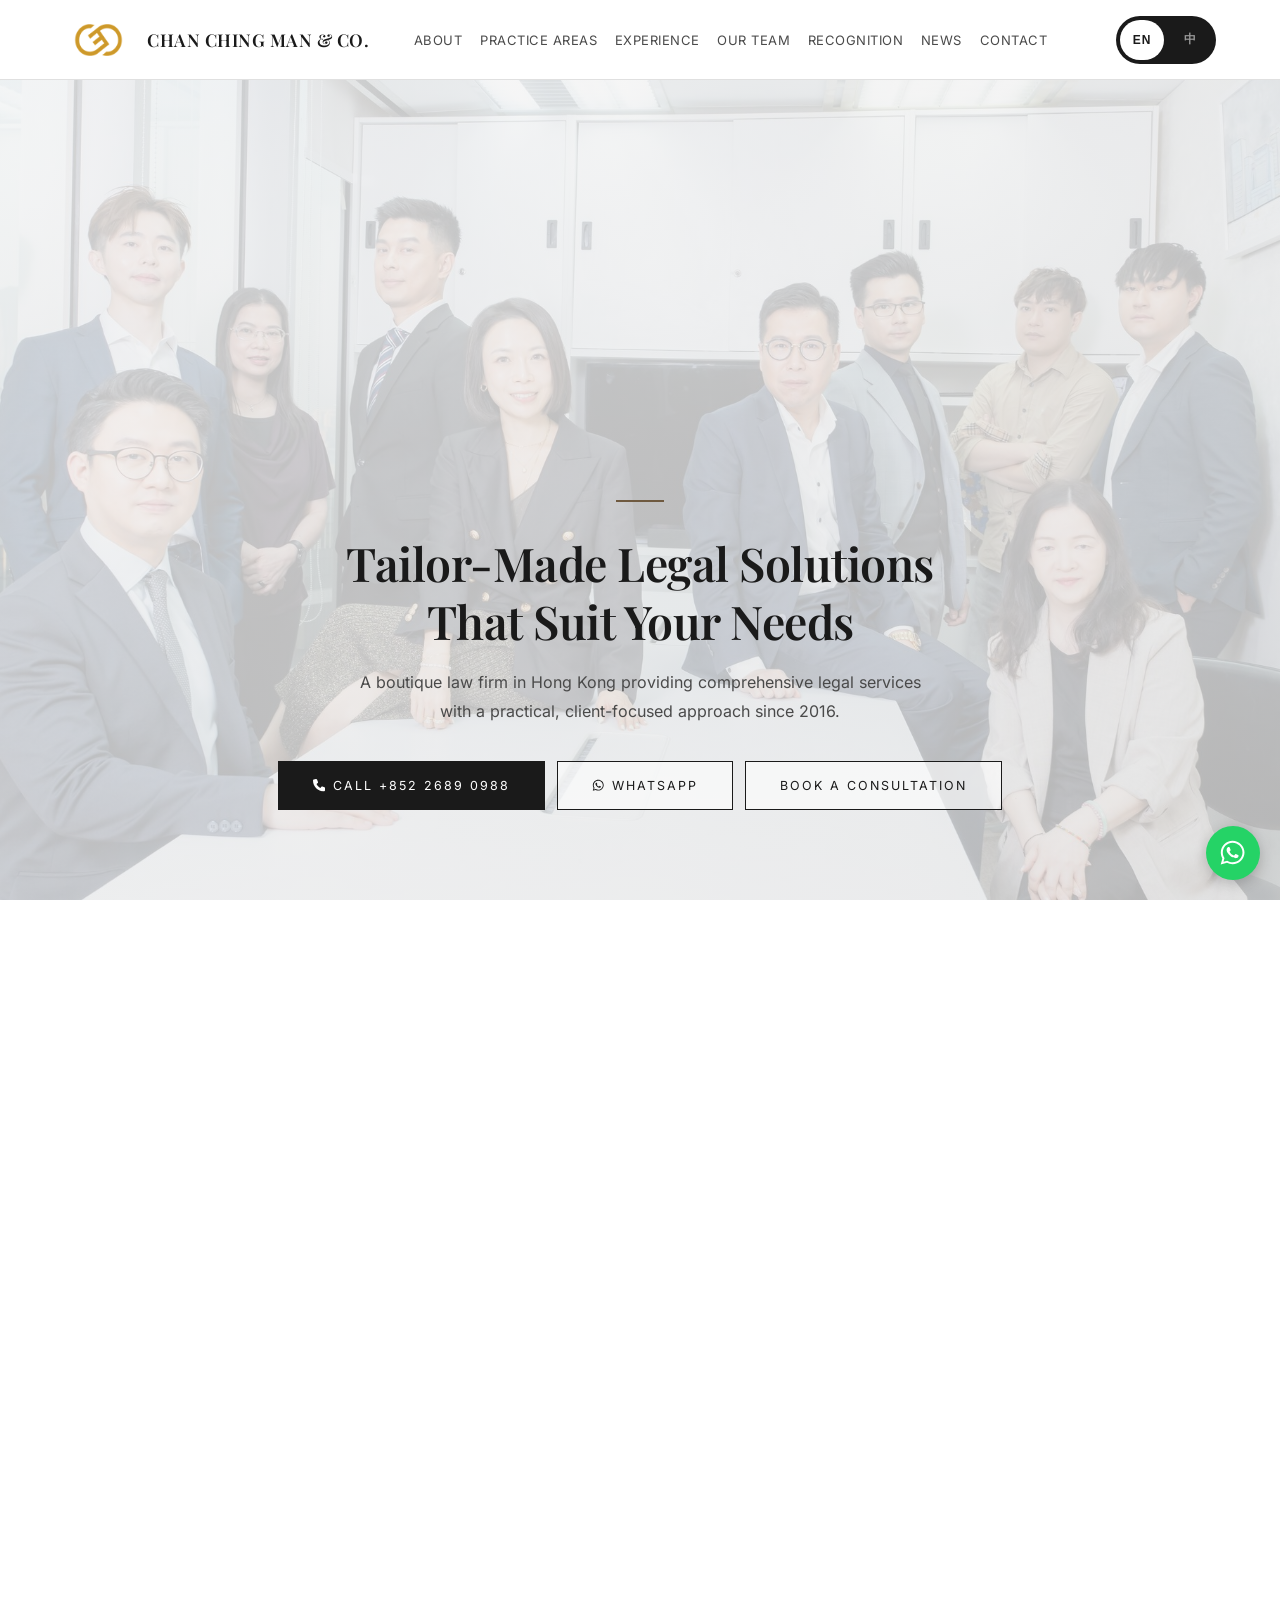
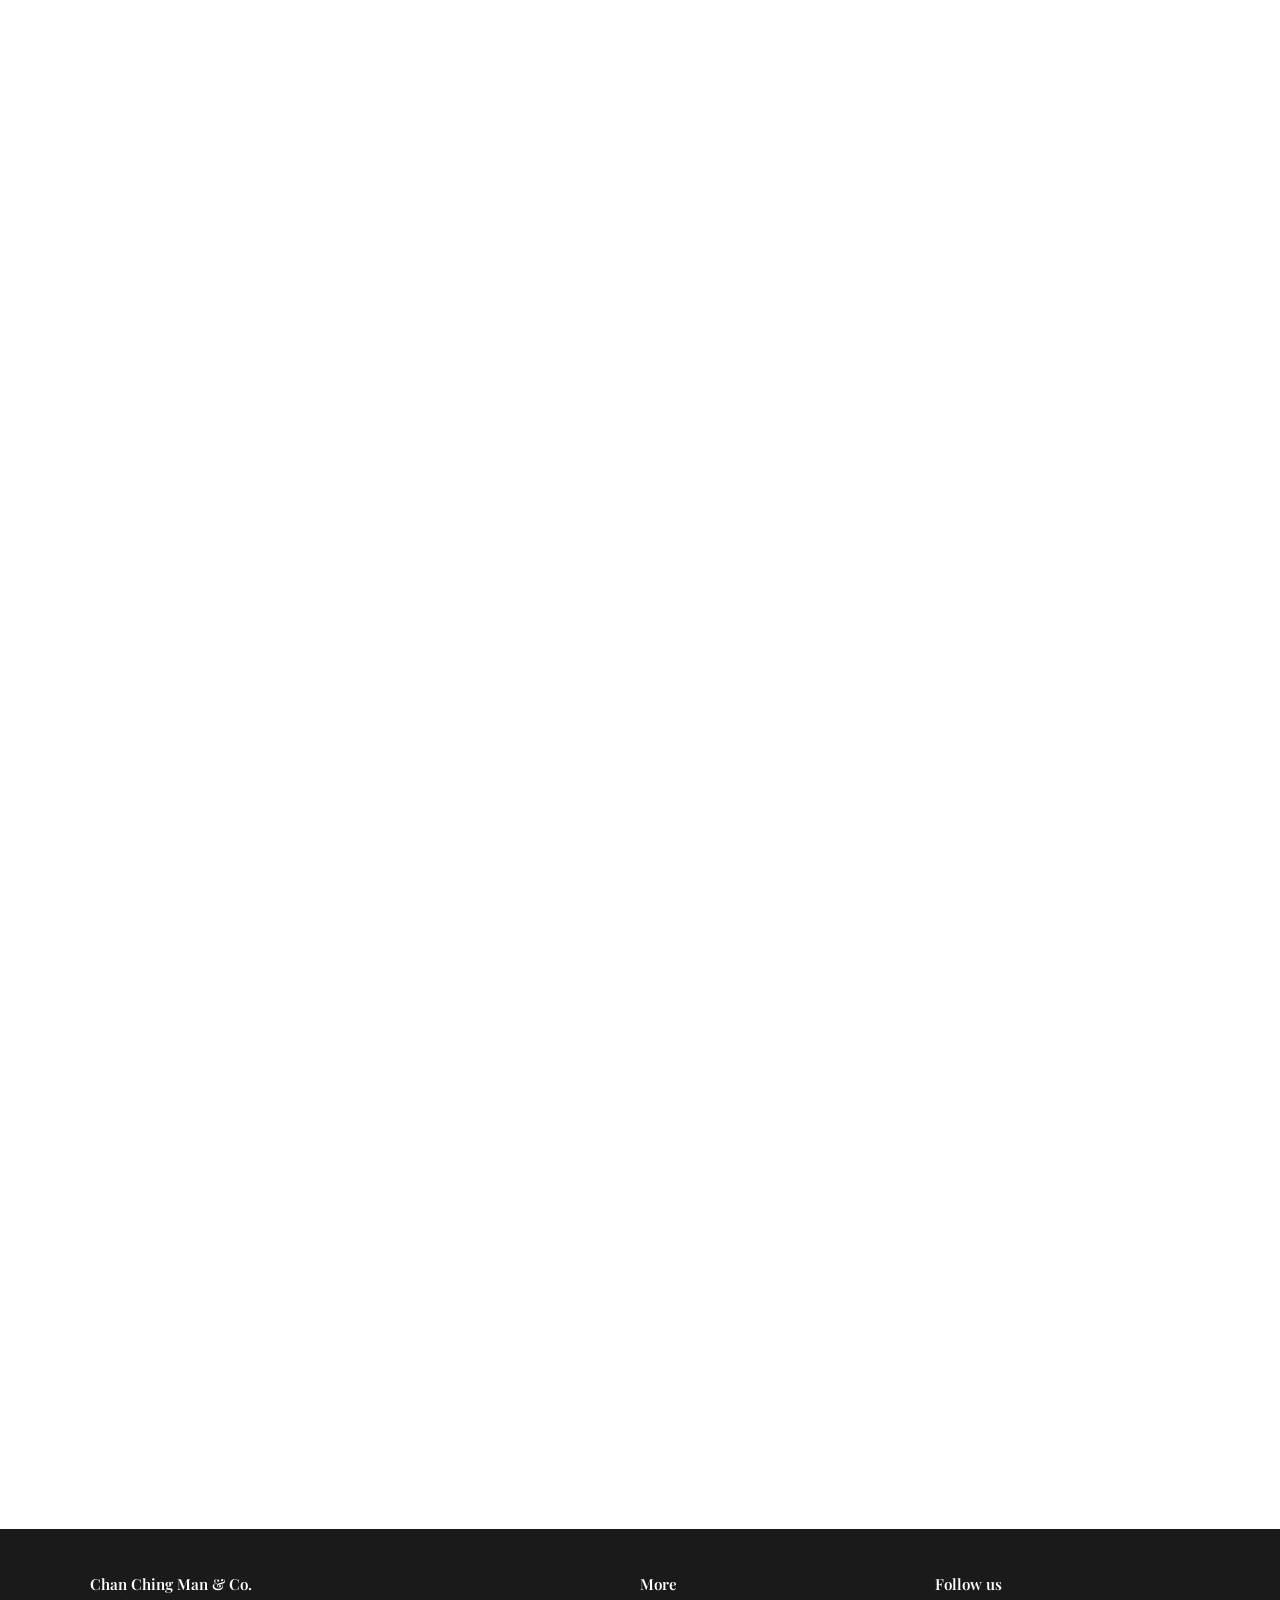
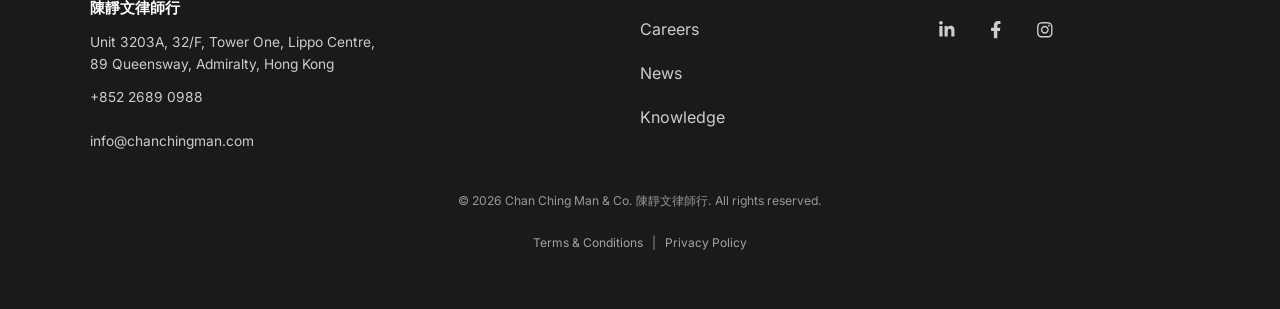
<file: index-v4.html>
<!DOCTYPE html>
<html lang="en">
<head>
    <meta charset="UTF-8">
    <meta name="viewport" content="width=device-width, initial-scale=1.0">

    <!-- Security: Content-Security-Policy. NOTE: header-only protections
         (X-Frame-Options / CSP frame-ancestors, X-Content-Type-Options,
         Permissions-Policy) cannot be set via <meta> on GitHub Pages —
         put the site behind a reverse proxy / CDN to add those HTTP headers. -->
    <meta http-equiv="Content-Security-Policy" content="default-src 'self'; base-uri 'self'; object-src 'none'; script-src 'self'; style-src 'self'; font-src 'self'; img-src 'self' data:; frame-src https://www.google.com; connect-src 'self'; worker-src 'self'; manifest-src 'self'; form-action 'self'; upgrade-insecure-requests">
    <meta name="referrer" content="strict-origin-when-cross-origin">
    <title>(v4) Chan Ching Man &amp; Co. 陳靜文律師行 | Hong Kong Solicitors</title>
    <meta name="description" content="Chan Ching Man &amp; Co. is a Hong Kong boutique law firm founded in 2016 by Ms. Maggie Chan. We advise individuals, families, businesses and private clients on disputes, arbitration, corporate, compliance and private client matters. 陳靜文律師行是香港精品律師行，由陳靜文律師於2016年創辦，提供爭議解決、仲裁、公司、合規及私人客戶法律服務。">
    <meta name="author" content="Chan Ching Man & Co.">
    <meta name="robots" content="noindex, nofollow">
    <link rel="canonical" href="https://www.chanchingman.com/">
    <link rel="alternate" hreflang="en" href="https://www.chanchingman.com/">
    <link rel="alternate" hreflang="zh-Hant" href="https://www.chanchingman.com/">
    <link rel="alternate" hreflang="x-default" href="https://www.chanchingman.com/">

    <!-- PWA -->
    <link rel="manifest" href="manifest.json">
    <meta name="theme-color" content="#1a2332">
    <meta name="apple-mobile-web-app-capable" content="yes">
    <meta name="mobile-web-app-capable" content="yes">
    <meta name="apple-mobile-web-app-status-bar-style" content="black-translucent">
    <meta name="apple-mobile-web-app-title" content="CCM Solicitors">
    <link rel="icon" href="favicon.ico" sizes="any">
    <link rel="icon" type="image/png" sizes="32x32" href="icons/favicon-32.png">
    <link rel="apple-touch-icon" href="icons/apple-touch-icon.png">

    <!-- Open Graph / social sharing -->
    <meta property="og:type" content="website">
    <meta property="og:site_name" content="Chan Ching Man & Co.">
    <meta property="og:title" content="Chan Ching Man & Co. 陳靜文律師行 | Hong Kong Solicitors">
    <meta property="og:description" content="Hong Kong dispute resolution, arbitration, corporate advisory and private client work since 2016.">
    <meta property="og:url" content="https://www.chanchingman.com/">
    <meta property="og:locale" content="en_HK">
    <meta property="og:locale:alternate" content="zh_HK">
    <meta property="og:image" content="https://www.chanchingman.com/images/site/og-image.jpg">
    <meta property="og:image:width" content="1200">
    <meta property="og:image:height" content="630">
    <meta name="twitter:card" content="summary_large_image">
    <meta name="twitter:title" content="Chan Ching Man & Co. 陳靜文律師行">
    <meta name="twitter:description" content="Hong Kong dispute resolution, arbitration, corporate advisory and private client work since 2016.">

    <!-- Performance: establish early connections to font/CDN origins -->
    <link rel="preload" as="image" href="images/site/hero-1200.jpg?v=3" imagesrcset="images/site/hero-800.jpg?v=3 800w, images/site/hero-1200.jpg?v=3 1200w, images/site/hero-1920.jpg?v=3 1920w" imagesizes="100vw" fetchpriority="high">

    <link rel="stylesheet" href="fonts.css">

    <!-- Structured data for search engines -->
    <script type="application/ld+json">
    {
      "@context": "https://schema.org",
      "@type": "LegalService",
      "name": "Chan Ching Man & Co.",
      "alternateName": "陳靜文律師行",
      "description": "A boutique Hong Kong law firm providing comprehensive, client-focused legal services since 2016.",
      "url": "https://www.chanchingman.com/",
      "telephone": "+852-2689-0988",
      "foundingDate": "2016",
      "address": {
        "@type": "PostalAddress",
        "streetAddress": "Unit 3203A, 32/F, Tower One, Lippo Centre, 89 Queensway",
        "addressLocality": "Admiralty",
        "addressRegion": "Hong Kong",
        "addressCountry": "HK"
      },
      "areaServed": "Hong Kong",
      "knowsLanguage": ["en", "zh-Hant"],
      "sameAs": [
        "https://www.linkedin.com/company/74681253/",
        "https://www.facebook.com/ccmsolicitor",
        "https://www.instagram.com/ccmsolicitors/"
      ]
    }
    </script>
    <link rel="stylesheet" href="styles-v4.css">
</head>
<body>
<a href="#about" class="skip-link"><span class="en-inline">Skip to main content</span><span class="cn-inline">跳到主要內容</span></a>
<!-- Icons: Font Awesome Free 6.4.0 (CC BY 4.0, https://fontawesome.com/license/free), inlined as an SVG sprite -->
<svg xmlns="http://www.w3.org/2000/svg" class="svg-sprite" aria-hidden="true" focusable="false">
<symbol id="i-bars" viewBox="0 0 448 512"><path d="M0 96C0 78.3 14.3 64 32 64H416c17.7 0 32 14.3 32 32s-14.3 32-32 32H32C14.3 128 0 113.7 0 96zM0 256c0-17.7 14.3-32 32-32H416c17.7 0 32 14.3 32 32s-14.3 32-32 32H32c-17.7 0-32-14.3-32-32zM448 416c0 17.7-14.3 32-32 32H32c-17.7 0-32-14.3-32-32s14.3-32 32-32H416c17.7 0 32 14.3 32 32z"/></symbol>
<symbol id="i-globe" viewBox="0 0 512 512"><path d="M352 256c0 22.2-1.2 43.6-3.3 64H163.3c-2.2-20.4-3.3-41.8-3.3-64s1.2-43.6 3.3-64H348.7c2.2 20.4 3.3 41.8 3.3 64zm28.8-64H503.9c5.3 20.5 8.1 41.9 8.1 64s-2.8 43.5-8.1 64H380.8c2.1-20.6 3.2-42 3.2-64s-1.1-43.4-3.2-64zm112.6-32H376.7c-10-63.9-29.8-117.4-55.3-151.6c78.3 20.7 142 77.5 171.9 151.6zm-149.1 0H167.7c6.1-36.4 15.5-68.6 27-94.7c10.5-23.6 22.2-40.7 33.5-51.5C239.4 3.2 248.7 0 256 0s16.6 3.2 27.8 13.8c11.3 10.8 23 27.9 33.5 51.5c11.6 26 20.9 58.2 27 94.7zm-209 0H18.6C48.6 85.9 112.2 29.1 190.6 8.4C165.1 42.6 145.3 96.1 135.3 160zM8.1 192H131.2c-2.1 20.6-3.2 42-3.2 64s1.1 43.4 3.2 64H8.1C2.8 299.5 0 278.1 0 256s2.8-43.5 8.1-64zM194.7 446.6c-11.6-26-20.9-58.2-27-94.6H344.3c-6.1 36.4-15.5 68.6-27 94.6c-10.5 23.6-22.2 40.7-33.5 51.5C272.6 508.8 263.3 512 256 512s-16.6-3.2-27.8-13.8c-11.3-10.8-23-27.9-33.5-51.5zM135.3 352c10 63.9 29.8 117.4 55.3 151.6C112.2 482.9 48.6 426.1 18.6 352H135.3zm358.1 0c-30 74.1-93.6 130.9-171.9 151.6c25.5-34.2 45.2-87.7 55.3-151.6H493.4z"/></symbol>
<symbol id="i-map-marker-alt" viewBox="0 0 384 512"><path d="M215.7 499.2C267 435 384 279.4 384 192C384 86 298 0 192 0S0 86 0 192c0 87.4 117 243 168.3 307.2c12.3 15.3 35.1 15.3 47.4 0zM192 128a64 64 0 1 1 0 128 64 64 0 1 1 0-128z"/></symbol>
<symbol id="i-phone" viewBox="0 0 512 512"><path d="M164.9 24.6c-7.7-18.6-28-28.5-47.4-23.2l-88 24C12.1 30.2 0 46 0 64C0 311.4 200.6 512 448 512c18 0 33.8-12.1 38.6-29.5l24-88c5.3-19.4-4.6-39.7-23.2-47.4l-96-40c-16.3-6.8-35.2-2.1-46.3 11.6L304.7 368C234.3 334.7 177.3 277.7 144 207.3L193.3 167c13.7-11.2 18.4-30 11.6-46.3l-40-96z"/></symbol>
<symbol id="i-envelope" viewBox="0 0 512 512"><path d="M48 64C21.5 64 0 85.5 0 112c0 15.1 7.1 29.3 19.2 38.4L236.8 313.6c11.4 8.5 27 8.5 38.4 0L492.8 150.4c12.1-9.1 19.2-23.3 19.2-38.4c0-26.5-21.5-48-48-48H48zM0 176V384c0 35.3 28.7 64 64 64H448c35.3 0 64-28.7 64-64V176L294.4 339.2c-22.8 17.1-54 17.1-76.8 0L0 176z"/></symbol>
<symbol id="i-weixin" viewBox="0 0 576 512"><path d="M385.2 167.6c6.4 0 12.6.3 18.8 1.1C387.4 90.3 303.3 32 207.7 32 100.5 32 13 104.8 13 197.4c0 53.4 29.3 97.5 77.9 131.6l-19.3 58.6 68-34.1c24.4 4.8 43.8 9.7 68.2 9.7 6.2 0 12.1-.3 18.3-.8-4-12.9-6.2-26.6-6.2-40.8-.1-84.9 72.9-154 165.3-154zm-104.5-52.9c14.5 0 24.2 9.7 24.2 24.4 0 14.5-9.7 24.2-24.2 24.2-14.8 0-29.3-9.7-29.3-24.2.1-14.7 14.6-24.4 29.3-24.4zm-136.4 48.6c-14.5 0-29.3-9.7-29.3-24.2 0-14.8 14.8-24.4 29.3-24.4 14.8 0 24.4 9.7 24.4 24.4 0 14.6-9.6 24.2-24.4 24.2zM563 319.4c0-77.9-77.9-141.3-165.4-141.3-92.7 0-165.4 63.4-165.4 141.3S305 460.7 397.6 460.7c19.3 0 38.9-5.1 58.6-9.9l53.4 29.3-14.8-48.6C534 402.1 563 363.2 563 319.4zm-219.1-24.5c-9.7 0-19.3-9.7-19.3-19.6 0-9.7 9.7-19.3 19.3-19.3 14.8 0 24.4 9.7 24.4 19.3 0 10-9.7 19.6-24.4 19.6zm107.1 0c-9.7 0-19.3-9.7-19.3-19.6 0-9.7 9.7-19.3 19.3-19.3 14.5 0 24.4 9.7 24.4 19.3.1 10-9.9 19.6-24.4 19.6z"/></symbol>
<symbol id="i-chevron-down" viewBox="0 0 512 512"><path d="M233.4 406.6c12.5 12.5 32.8 12.5 45.3 0l192-192c12.5-12.5 12.5-32.8 0-45.3s-32.8-12.5-45.3 0L256 338.7 86.6 169.4c-12.5-12.5-32.8-12.5-45.3 0s-12.5 32.8 0 45.3l192 192z"/></symbol>
<symbol id="i-star" viewBox="0 0 576 512"><path d="M316.9 18C311.6 7 300.4 0 288.1 0s-23.4 7-28.8 18L195 150.3 51.4 171.5c-12 1.8-22 10.2-25.7 21.7s-.7 24.2 7.9 32.7L137.8 329 113.2 474.7c-2 12 3 24.2 12.9 31.3s23 8 33.8 2.3l128.3-68.5 128.3 68.5c10.8 5.7 23.9 4.9 33.8-2.3s14.9-19.3 12.9-31.3L438.5 329 542.7 225.9c8.6-8.5 11.7-21.2 7.9-32.7s-13.7-19.9-25.7-21.7L381.2 150.3 316.9 18z"/></symbol>
<symbol id="i-video" viewBox="0 0 576 512"><path d="M0 128C0 92.7 28.7 64 64 64H320c35.3 0 64 28.7 64 64V384c0 35.3-28.7 64-64 64H64c-35.3 0-64-28.7-64-64V128zM559.1 99.8c10.4 5.6 16.9 16.4 16.9 28.2V384c0 11.8-6.5 22.6-16.9 28.2s-23 5-32.9-1.6l-96-64L416 337.1V320 192 174.9l14.2-9.5 96-64c9.8-6.5 22.4-7.2 32.9-1.6z"/></symbol>
<symbol id="i-newspaper" viewBox="0 0 512 512"><path d="M96 96c0-35.3 28.7-64 64-64H448c35.3 0 64 28.7 64 64V416c0 35.3-28.7 64-64 64H80c-44.2 0-80-35.8-80-80V128c0-17.7 14.3-32 32-32s32 14.3 32 32V400c0 8.8 7.2 16 16 16s16-7.2 16-16V96zm64 24v80c0 13.3 10.7 24 24 24H296c13.3 0 24-10.7 24-24V120c0-13.3-10.7-24-24-24H184c-13.3 0-24 10.7-24 24zm208-8c0 8.8 7.2 16 16 16h48c8.8 0 16-7.2 16-16s-7.2-16-16-16H384c-8.8 0-16 7.2-16 16zm0 96c0 8.8 7.2 16 16 16h48c8.8 0 16-7.2 16-16s-7.2-16-16-16H384c-8.8 0-16 7.2-16 16zM160 304c0 8.8 7.2 16 16 16H432c8.8 0 16-7.2 16-16s-7.2-16-16-16H176c-8.8 0-16 7.2-16 16zm0 96c0 8.8 7.2 16 16 16H432c8.8 0 16-7.2 16-16s-7.2-16-16-16H176c-8.8 0-16 7.2-16 16z"/></symbol>
<symbol id="i-whatsapp" viewBox="0 0 448 512"><path d="M380.9 97.1C339 55.1 283.2 32 223.9 32c-122.4 0-222 99.6-222 222 0 39.1 10.2 77.3 29.6 111L0 480l117.7-30.9c32.4 17.7 68.9 27 106.1 27h.1c122.3 0 224.1-99.6 224.1-222 0-59.3-25.2-115-67.1-157zm-157 341.6c-33.2 0-65.7-8.9-94-25.7l-6.7-4-69.8 18.3L72 359.2l-4.4-7c-18.5-29.4-28.2-63.3-28.2-98.2 0-101.7 82.8-184.5 184.6-184.5 49.3 0 95.6 19.2 130.4 54.1 34.8 34.9 56.2 81.2 56.1 130.5 0 101.8-84.9 184.6-186.6 184.6zm101.2-138.2c-5.5-2.8-32.8-16.2-37.9-18-5.1-1.9-8.8-2.8-12.5 2.8-3.7 5.6-14.3 18-17.6 21.8-3.2 3.7-6.5 4.2-12 1.4-32.6-16.3-54-29.1-75.5-66-5.7-9.8 5.7-9.1 16.3-30.3 1.8-3.7.9-6.9-.5-9.7-1.4-2.8-12.5-30.1-17.1-41.2-4.5-10.8-9.1-9.3-12.5-9.5-3.2-.2-6.9-.2-10.6-.2-3.7 0-9.7 1.4-14.8 6.9-5.1 5.6-19.4 19-19.4 46.3 0 27.3 19.9 53.7 22.6 57.4 2.8 3.7 39.1 59.7 94.8 83.8 35.2 15.2 49 16.5 66.6 13.9 10.7-1.6 32.8-13.4 37.4-26.4 4.6-13 4.6-24.1 3.2-26.4-1.3-2.5-5-3.9-10.5-6.6z"/></symbol>
<symbol id="i-arrow-up" viewBox="0 0 384 512"><path d="M214.6 41.4c-12.5-12.5-32.8-12.5-45.3 0l-160 160c-12.5 12.5-12.5 32.8 0 45.3s32.8 12.5 45.3 0L160 141.2V448c0 17.7 14.3 32 32 32s32-14.3 32-32V141.2L329.4 246.6c12.5 12.5 32.8 12.5 45.3 0s12.5-32.8 0-45.3l-160-160z"/></symbol>
<symbol id="i-linkedin-in" viewBox="0 0 448 512"><path d="M100.28 448H7.4V148.9h92.88zM53.79 108.1C24.09 108.1 0 83.5 0 53.8a53.79 53.79 0 0 1 107.58 0c0 29.7-24.1 54.3-53.79 54.3zM447.9 448h-92.68V302.4c0-34.7-.7-79.2-48.29-79.2-48.29 0-55.69 37.7-55.69 76.7V448h-92.78V148.9h89.08v40.8h1.3c12.4-23.5 42.69-48.3 87.88-48.3 94 0 111.28 61.9 111.28 142.3V448z"/></symbol>
<symbol id="i-facebook-f" viewBox="0 0 320 512"><path d="M279.14 288l14.22-92.66h-88.91v-60.13c0-25.35 12.42-50.06 52.24-50.06h40.42V6.26S260.43 0 225.36 0c-73.22 0-121.08 44.38-121.08 124.72v70.62H22.89V288h81.39v224h100.17V288z"/></symbol>
<symbol id="i-instagram" viewBox="0 0 448 512"><path d="M224.1 141c-63.6 0-114.9 51.3-114.9 114.9s51.3 114.9 114.9 114.9S339 319.5 339 255.9 287.7 141 224.1 141zm0 189.6c-41.1 0-74.7-33.5-74.7-74.7s33.5-74.7 74.7-74.7 74.7 33.5 74.7 74.7-33.6 74.7-74.7 74.7zm146.4-194.3c0 14.9-12 26.8-26.8 26.8-14.9 0-26.8-12-26.8-26.8s12-26.8 26.8-26.8 26.8 12 26.8 26.8zm76.1 27.2c-1.7-35.9-9.9-67.7-36.2-93.9-26.2-26.2-58-34.4-93.9-36.2-37-2.1-147.9-2.1-184.9 0-35.8 1.7-67.6 9.9-93.9 36.1s-34.4 58-36.2 93.9c-2.1 37-2.1 147.9 0 184.9 1.7 35.9 9.9 67.7 36.2 93.9s58 34.4 93.9 36.2c37 2.1 147.9 2.1 184.9 0 35.9-1.7 67.7-9.9 93.9-36.2 26.2-26.2 34.4-58 36.2-93.9 2.1-37 2.1-147.8 0-184.8zM398.8 388c-7.8 19.6-22.9 34.7-42.6 42.6-29.5 11.7-99.5 9-132.1 9s-102.7 2.6-132.1-9c-19.6-7.8-34.7-22.9-42.6-42.6-11.7-29.5-9-99.5-9-132.1s-2.6-102.7 9-132.1c7.8-19.6 22.9-34.7 42.6-42.6 29.5-11.7 99.5-9 132.1-9s102.7-2.6 132.1 9c19.6 7.8 34.7 22.9 42.6 42.6 11.7 29.5 9 99.5 9 132.1s2.7 102.7-9 132.1z"/></symbol>
</svg>


<nav>
    <a class="nav-brand" href="#home" aria-label="Chan Ching Man &amp; Co. — Home">
        <img title="Chan Ching Man &amp; Co. 陳靜文律師行" srcset="images/site/logo.png 69w" sizes="44px" src="images/site/logo.png" alt="CCM Logo" class="nav-logo" decoding="async" width="69" height="46">
        <div class="nav-text">
            <h1>CHAN CHING MAN & CO.</h1>
            <span class="en">Solicitors · Agent for Trade Marks & Patents</span>
            <span class="cn">律師行 · 商標及專利代理</span>
        </div>
    </a>
    <ul class="nav-links" id="navLinks">
        <li><a href="#about"><span class="en-inline">About</span><span class="cn-inline">關於我們</span></a></li>
        <li><a href="#practice"><span class="en-inline">Practice Areas</span><span class="cn-inline">業務範疇</span></a></li>
        <li><a href="#experience"><span class="en-inline">Experience</span><span class="cn-inline">精選案例</span></a></li>
        <li><a href="#team"><span class="en-inline">Our Team</span><span class="cn-inline">我們的團隊</span></a></li>
        <li><a href="#awards"><span class="en-inline">Recognition</span><span class="cn-inline">獎項</span></a></li>
        <li><a href="#news"><span class="en-inline">News</span><span class="cn-inline">最新消息</span></a></li>
        <li><a href="#contact"><span class="en-inline">Contact</span><span class="cn-inline">聯絡我們</span></a></li>
    </ul>
    <div class="nav-actions">
        <div class="lang-toggle" role="group" aria-label="Language / 語言">
            <button type="button" class="lang-btn active" data-lang="en" aria-pressed="true" lang="en">EN</button>
            <button type="button" class="lang-btn" data-lang="zh" aria-pressed="false" lang="zh-Hant">中</button>
        </div>
        <button type="button" class="nav-toggle" id="navToggle" aria-label="Menu" aria-expanded="false" aria-controls="navLinks">
        <svg class="ico ico-bars" aria-hidden="true" focusable="false"><use href="#i-bars"/></svg>
    </button>
    </div>
</nav>

<!-- Hero -->
<section class="hero" id="home">
    <img class="hero-bg" src="images/site/hero-1200.jpg?v=3" srcset="images/site/hero-800.jpg?v=3 800w, images/site/hero-1200.jpg?v=3 1200w, images/site/hero-1920.jpg?v=3 1920w" sizes="100vw" width="1920" height="1280" alt="" fetchpriority="high" decoding="async">
    <div class="hero-overlay"></div>
    <div class="hero-content">
        <div class="gold-line"></div>
        <h2 class="en">Tailor-Made Legal Solutions<br>That Suit Your Needs</h2>
        <h2 class="cn">度身訂造的法律方案<br>切合您的需要</h2>
        <p class="en">A boutique law firm in Hong Kong providing comprehensive legal services with a practical, client-focused approach since 2016.</p>
        <p class="cn">我們是一家位於香港的精品律師行，自2016年起提供全面的法律服務，以務實、以客為本的方針為客戶解決問題。</p>
        <div class="hero-cta">
            <a class="btn btn-primary" href="tel:+85226890988"><svg class="ico ico-phone" aria-hidden="true" focusable="false"><use href="#i-phone"/></svg><span class="en-inline">Call +852 2689 0988</span><span class="cn-inline">致電 +852 2689 0988</span></a>
            <a class="btn" href="https://wa.me/85226890988" target="_blank" rel="noopener"><svg class="ico ico-whatsapp" aria-hidden="true" focusable="false"><use href="#i-whatsapp"/></svg><span class="en-inline">WhatsApp</span><span class="cn-inline">WhatsApp 查詢</span></a>
            <a class="btn" href="#enquiry"><span class="en-inline">Book a Consultation</span><span class="cn-inline">預約諮詢</span></a>
        </div>
    </div>
</section>

<!-- About -->
<section class="about" id="about">
    <div class="section-title">
        <h2 class="en">About Us</h2>
        <h2 class="cn">關於我們</h2>
        <div class="gold-line"></div>
    </div>
    <div class="about-content">
        <p class="en">Chan Ching Man &amp; Co. is a Hong Kong boutique law firm founded in 2016 by our founder, Ms. Maggie Chan. We act for individuals, families, businesses, companies, financial institutions and private clients in various kinds of disputes including litigation, mediation and arbitration, and advise on corporate, compliance and private client matters.</p>
        <p class="cn">陳靜文律師行是一間香港的專業律師行，由陳靜文律師於 2016 年創辦及成立。我們代表個人、家庭、企業、公司、金融機構及私人客戶處理各類爭議，包括訴訟、調解及仲裁，並就企業、合規及私人客戶事務提供法律意見。</p>
        <p class="en mt-12">We serve a diverse range of clients in Hong Kong, Mainland China and worldwide. We also provide local assistance to foreign law firms that require Hong Kong legal representation, advice on Hong Kong law, or court application(s) in Hong Kong in support of court and/or arbitral proceedings in overseas jurisdictions or enforcement of foreign judgments or arbitral awards.</p>
        <p class="cn mt-12">我們為香港、中國內地及全球各地的多元化客戶提供服務。我們亦為外國律師事務所提供本地協助，包括提供香港的法律代表服務、就香港法律提供意見，或在香港提出法庭申請，以支援海外司法管轄區的法庭及／或仲裁程序，或執行外國的法院判決或仲裁裁決。</p>
        <p class="en mt-12">Our practice area covers civil and commercial disputes, debt recovery, judgment/award enforcement, criminal defence, judicial review, various kinds of disputes including family, employment, personal injury, intellectual property, company and land, and other non-contentious matters like compliance, data protection, commercial transactions, company secretarial matters, conveyancing, wills and probate.</p>
        <p class="cn mt-12">我們的執業領域涵蓋民事及商業爭議、債務追討、判決／裁決執行、刑事辯護、司法覆核；以及家事、僱傭、人身傷害、知識產權、公司及土地等各類爭議；並包括合規、數據保護、商業交易、公司秘書服務、物業轉讓、遺囑及遺產承辦等非爭議性事務。</p>
        <p class="en mt-12">Chan Ching Man &amp; Co. aims to provide clients with a one-stop centre, offering solutions to resolve their concerns and manage their risks by the most time- and cost-efficient means.</p>
        <p class="cn mt-12">陳靜文律師行致力為客戶提供一站式法律服務，以最具時間及成本效益的方式提供解決方案，協助客戶解決疑慮並管理風險。</p>
    </div>
    <div class="about-stats">
        <div class="about-stat">
            <div class="label"><span class="en-inline">Founded</span><span class="cn-inline">創立年份</span></div>
            <div class="value">2016</div>
        </div>
    </div>
</section>

<!-- Practice Areas -->
<section id="practice">
    <div class="section-title">
        <h2 class="en">Our Practice Areas</h2>
        <h2 class="cn">業務範疇</h2>
        <div class="gold-line"></div>
    </div>
    <p class="practice-intro en">Since Chan Ching Man &amp; Co. was established in 2016, we have strived to provide a wide range of services to individuals, families, businesses, companies, financial institutions and private clients in Hong Kong, Mainland China and worldwide. On every engagement we undertake, our most important objective is to relate with clients, understand their core necessities and goals and provide solutions by practical approach.</p>
    <p class="practice-intro cn">自陳靜文律師行於 2016 年成立以來，我們一直致力為香港、中國內地及全球各地的個人、家庭、企業、公司、金融機構及私人客戶提供廣泛的服務。在我們承辦的每一項委託中，我們的首要宗旨是與客戶建立緊密聯繫，深入了解他們的核心需求與目標，並以務實的方式提供解決方案。</p>
    <div class="practice-pillars" role="group" aria-label="Filter practice areas / 篩選業務範疇">
        <button type="button" class="pillar active" data-filter="all" aria-pressed="true"><span class="en-inline">All</span><span class="cn-inline">全部</span></button>
        <button type="button" class="pillar" data-filter="dispute" aria-pressed="false"><span class="pillar-no">01</span><span class="en-inline">Dispute Resolution</span><span class="cn-inline">爭議解決</span></button>
        <button type="button" class="pillar" data-filter="corporate" aria-pressed="false"><span class="pillar-no">02</span><span class="en-inline">Corporate &amp; Commercial</span><span class="cn-inline">企業與商業</span></button>
        <button type="button" class="pillar" data-filter="private" aria-pressed="false"><span class="pillar-no">03</span><span class="en-inline">Private Client</span><span class="cn-inline">私人客戶</span></button>
    </div>
    <div class="practice-grid">
        <!-- Arbitration -->
        <div class="practice-card" data-cat="dispute">
            <img class="card-img" loading="lazy" decoding="async" title="Arbitration / 仲裁" srcset="images/practice/arbitration.jpg 600w" sizes="(max-width:768px) 90vw, 300px" src="images/practice/arbitration.jpg" width="600" height="240" alt="Arbitration">
            <h3><button type="button" class="practice-toggle" aria-expanded="false" aria-controls="pd-1">Arbitration<br><span class="cn-inline">仲裁</span></button></h3>
            <div class="practice-detail" id="pd-1">
                <p class="en">We act as Hong Kong counsel on arbitration and advise on Hong Kong arbitration procedural rules and the Arbitration Ordinance (Cap. 609), supporting foreign counsel and parties in running Hong Kong-seated cases, and handle Hong Kong court applications and proceedings arising before, during, and after an arbitration.</p>
                <p class="cn">我們在仲裁事務中擔任香港法律顧問，並就香港仲裁程序規則及《仲裁條例》（第609章）提供法律意見；為處理以香港為仲裁地的案件的外國律師及當事人提供支援；以及處理在仲裁前、仲裁期間及仲裁後所產生的香港法庭申請及程序。</p>
                <p class="en mt-1"><strong>Advice and hearing support</strong></p>
                <p class="cn mt-1"><strong>法律意見及聆訊支援</strong></p>
                <ul>
                    <li><span class="en-inline">Hong Kong legal opinions on the arbitration agreement, the seat, governing law and enforceability, for tribunals, parties and foreign courts</span><span class="cn-inline">為仲裁庭、當事人及外國法院就仲裁協議、仲裁地、管轄法律及可強制執行性，提供香港法律意見。</span></li>
                    <li><span class="en-inline">The Arbitration Ordinance (Cap. 609): procedure and confidentiality, opt-ins scheme in Schedule 2 of The Arbitration Ordinance (Cap. 609)— consolidation, preliminary questions of law, serious irregularity and appeal on a point of law</span><span class="cn-inline">《仲裁條例》（第609章）：程序與保密性、《仲裁條例》（第609章）附表2的「選擇採用」機制——合併仲裁、初步法律問題、嚴重不當之處及基於法律論點的上訴。</span></li>
                    <li><span class="en-inline">Arbitration clauses/agreements: drafting and review of the seat, rules, tribunal, language and multi-contract regimes</span><span class="cn-inline">仲裁條款／協議：草擬及審閱有關仲裁地、規則、仲裁庭、語言及多重合約機制的條文。</span></li>
                    <li><span class="en-inline">Hearings in Hong Kong: correspondence with the HKIAC and/or other arbitration centres, transcription, interpretation, and hybrid or remote setups</span><span class="cn-inline">香港聆訊安排：向香港國際仲裁中心及／或其他仲裁中心預約場地、安排法庭謄錄、傳譯服務，以及混合或遙距聆訊設置。</span></li>
                    <li><span class="en-inline">Local support: witness travel and visas, bundles and filing, service of documents, company and asset searches</span><span class="cn-inline">本地支援：證人交通及簽證安排、文件冊準備及存檔、送達文件、公司及資產查冊。</span></li>
                </ul>
                <p class="en mt-1"><strong>Hong Kong Court applications and proceedings</strong></p>
                <p class="cn mt-1"><strong>香港法庭申請及程序</strong></p>
                <ul>
                    <li><span class="en-inline">Applying for interim measures including freezing injunctions, anti-suit relief, and security for costs</span><span class="cn-inline">申請臨時措施，包括凍結強制令、禁訴濟助及訟費保證。</span></li>
                    <li><span class="en-inline">Applying for leave to enforce arbitral awards in the Hong Kong courts and providing assistance in Hong Kong court proceedings</span><span class="cn-inline">向香港法庭申請許可執行仲裁裁決，並在香港法庭程序中提供協助。</span></li>
                    <li><span class="en-inline">Setting aside awards: making applications under section 81 of for non-disclosure, lack of jurisdiction and due process, and resisting such applications</span><span class="cn-inline">撤銷裁決：根據（《仲裁條例》）第81條，以未作披露、缺乏管轄權及欠缺正當程序為由提出申請，以及就該等申請進行抗辯。</span></li>
                </ul>
            </div>
        </div>
        <!-- Civil Litigation -->
        <div class="practice-card" data-cat="dispute">
            <img class="card-img" loading="lazy" decoding="async" title="Civil Litigation / 民事訴訟" srcset="images/practice/civil-litigation.jpg 600w" sizes="(max-width:768px) 90vw, 300px" src="images/practice/civil-litigation.jpg" width="600" height="240" alt="Civil Litigation">
            <h3><button type="button" class="practice-toggle" aria-expanded="false" aria-controls="pd-8">Civil Litigation<br><span class="cn-inline">民事訴訟</span></button></h3>
            <div class="practice-detail" id="pd-8">
                <p class="en">We provide civil litigation services across a wide variety of cases. With our knowledge of court procedures and various areas of law, we provide effective solutions to solve your problems by instituting or defending cases in respect of but not limited to the following areas:</p>
                <p class="cn">我們就各類案件提供民事訴訟服務。憑藉我們對法庭程序及不同法律領域的認知，我們透過提出訴訟或進行抗辯，為您提供有效的解決方案。我們的服務涵蓋（但不限於）以下領域：</p>
                <ul>
                    <li><span class="en-inline">Commercial disputes (including breach of contract, letters of credit, sale of goods, etc.)</span><span class="cn-inline">商業爭議（包括違反合約、信用證及貨物售賣等）</span></li>
                    <li><span class="en-inline">Property disputes (including building management disputes, landlord and tenant disputes, etc.)</span><span class="cn-inline">物業爭議（包括大廈管理爭議、業主與租客爭議等）</span></li>
                    <li><span class="en-inline">Employment disputes</span><span class="cn-inline">僱傭爭議</span></li>
                    <li><span class="en-inline">Defamation</span><span class="cn-inline">誹謗</span></li>
                    <li><span class="en-inline">Shareholder and partnership disputes</span><span class="cn-inline">股東及合夥人爭議</span></li>
                    <li><span class="en-inline">Personal injuries</span><span class="cn-inline">人身傷害</span></li>
                    <li><span class="en-inline">Winding-up, insolvencies and restructuring</span><span class="cn-inline">清盤、破產及重組</span></li>
                </ul>
            </div>
        </div>
        <!-- Compliance -->
        <div class="practice-card" data-cat="corporate">
            <img class="card-img" loading="lazy" decoding="async" title="Compliance and Sanctions / 合規及制裁" srcset="images/practice/compliance-and-sanctions.jpg 600w" sizes="(max-width:768px) 90vw, 300px" src="images/practice/compliance-and-sanctions.jpg" width="600" height="240" alt="Compliance">
            <h3><button type="button" class="practice-toggle" aria-expanded="false" aria-controls="pd-7">Compliance<br><span class="cn-inline">合規</span></button></h3>
            <div class="practice-detail" id="pd-7">
                <p class="en">We advise private and listed companies on Hong Kong sanctions regulations and the restrictions applicable locally, compliance with anti-money laundering and related legislation, screening counterparties and payments, reviewing AML and KYC policies, data protection regulations under the Personal Data (Privacy) Ordinance (Cap. 486), and employment-related regulations under the Employment Ordinance (Cap. 57).</p>
                <p class="cn">我們為私人及上市公司提供合規建議，涵蓋香港制裁法規及本地適用限制、遵守反洗錢（AML）及相關法例、篩查交易對手及付款、審閱反洗錢及認識你的客戶政策、根據《個人資料（私隱）條例》（第486章）的數據保護規定，以及根據《僱傭條例》（第57章）與僱傭相關的法規。</p>
            </div>
        </div>
        <!-- Conveyancing -->
        <div class="practice-card" data-cat="private">
            <img class="card-img" loading="lazy" decoding="async" title="Conveyancing / 物業轉讓" srcset="images/practice/conveyancing.jpg 600w" sizes="(max-width:768px) 90vw, 300px" src="images/practice/conveyancing.jpg" width="600" height="240" alt="Conveyancing">
            <h3><button type="button" class="practice-toggle" aria-expanded="false" aria-controls="pd-12">Conveyancing<br><span class="cn-inline">物業轉讓</span></button></h3>
            <div class="practice-detail" id="pd-12">
                <p class="en">We represent a range of individual and corporate clients in providing the following legal services in relation to residential, industrial and commercial real estate:</p>
                <p class="cn">我們代表各類個人及企業客戶，就住宅、工業及商業房地產提供以下法律服務：</p>
                <ul>
                    <li><span class="en-inline">Acquisition and disposal of land</span><span class="cn-inline">土地收購及處置</span></li>
                    <li><span class="en-inline">Documentation and negotiation of tenancy, lease, and licence</span><span class="cn-inline">租賃、租約及特許權文件的準備與談判</span></li>
                    <li><span class="en-inline">Mortgage, loan documentation and security over real estate</span><span class="cn-inline">按揭、貸款文件及房地產抵押</span></li>
                </ul>
            </div>
        </div>
        <!-- Corporate Services -->
        <div class="practice-card" data-cat="corporate">
            <img class="card-img" loading="lazy" decoding="async" title="Corporate Services / 公司服務" srcset="images/practice/corporate.jpg 600w" sizes="(max-width:768px) 90vw, 300px" src="images/practice/corporate.jpg" width="600" height="240" alt="Corporate Services">
            <h3><button type="button" class="practice-toggle" aria-expanded="false" aria-controls="pd-4">Corporate Services<br><span class="cn-inline">企業服務</span></button></h3>
            <div class="practice-detail" id="pd-4">
                <p class="en">We provide services to our clients at different stages of their corporate lifetime to assist them when they come into operation, manage their existing business relationships, raise funds for growth, and tap into new business opportunities. Our services include:</p>
                <p class="cn">我們在企業生命週期的不同階段為客戶提供服務，協助他們開業、管理現有業務關係、籌集資金以促進增長，以及發掘新商機。我們的服務包括：</p>
                <ul>
                    <li><span class="en-inline">Incorporating a Hong Kong company and putting its governance in place: registered office and secretarial arrangements, director and shareholder documents, shareholders’ agreements, share transfers, group reorganisations, and advice on directors’ duties</span><span class="cn-inline">在香港成立公司並建立管治架構：包括註冊辦事處及秘書安排、董事及股東文件、股東協議、股份轉讓、集團重組，以及就董事責任提供法律意見</span></li>
                    <li><span class="en-inline">For businesses relocating to Hong Kong: choosing the entity and holding structure, moving contracts across, employment and secondment papers, employment visas, opening bank accounts, leases, and any licences required by specific sectors</span><span class="cn-inline">協助企業遷冊至香港：包括選擇實體及控股架構、轉移合約、處理僱傭及借調文件、辦理工作簽證、開立銀行戶口、處理租賃事宜，以及申請特定行業所需的牌照</span></li>
                    <li><span class="en-inline">Drafting, preparing, and filing Specified Forms with the Companies Registry under the Companies Ordinance (Cap. 622) and the Companies (Winding Up and Miscellaneous Provisions) Ordinance (Cap. 32)</span><span class="cn-inline">根據《公司條例》（第622章）及《公司（清盤及雜項條文）條例》（第32章），草擬、準備並向公司註冊處提交指明表格</span></li>
                    <li><span class="en-inline">Drafting and preparing share purchase agreements</span><span class="cn-inline">草擬及準備股份買賣協議</span></li>
                </ul>
            </div>
        </div>
        <!-- Criminal Defence -->
        <div class="practice-card" data-cat="dispute">
            <img class="card-img" loading="lazy" decoding="async" title="Criminal Defence / 刑事辯護" srcset="images/practice/criminal-litigation.jpg 600w" sizes="(max-width:768px) 90vw, 300px" src="images/practice/criminal-litigation.jpg" width="600" height="240" alt="Criminal Defence">
            <h3><button type="button" class="practice-toggle" aria-expanded="false" aria-controls="pd-9">Criminal Defence<br><span class="cn-inline">刑事辯護</span></button></h3>
            <div class="practice-detail" id="pd-9">
                <p class="en">We represent clients at all levels of court in criminal matters. We start advising our clients on criminal laws and procedures as soon as there are risks of any criminal investigation or charges. After a charge has been laid, we assist our clients in formulating the most effective defence strategy. Our services include:</p>
                <p class="cn">我們代表客戶出席各級法院的刑事案件，一旦出現任何刑事調查或被起訴的風險，我們會盡早向客戶提供有關刑事法律及程序的建議。在正式被起訴後，我們會協助客戶制定最有效的辯護策略。我們的服務包括：</p>
                <ul>
                    <li><span class="en-inline">Attending interviews with client during questioning by government agencies including the Hong Kong Police, Independent Commission Against Corruption, etc.</span><span class="cn-inline">在香港警察、廉政公署等政府機構盤問期間，陪同客戶出席錄取口供</span></li>
                    <li><span class="en-inline">Conducting negotiations with the Department of Justice to procure plea bargains for clients</span><span class="cn-inline">與律政司進行商討，為客戶爭取認罪協商</span></li>
                    <li><span class="en-inline">Making bail applications</span><span class="cn-inline">提出保釋申請</span></li>
                    <li><span class="en-inline">Conducting investigation and gathering evidence before trial</span><span class="cn-inline">在審訊前進行調查及蒐集證據</span></li>
                    <li><span class="en-inline">Appearing for clients in courts for plea, defence, mitigation and/or appeal</span><span class="cn-inline">代表客戶出庭答辯、抗辯、求情及／或上訴</span></li>
                    <li><span class="en-inline">Defending against summonses issued by Hong Kong government agencies</span><span class="cn-inline">就香港政府機構發出的傳票進行抗辯</span></li>
                    <li><span class="en-inline">Representing clients in regulatory investigations</span><span class="cn-inline">代表客戶應對監管機構的調查</span></li>
                </ul>
            </div>
        </div>
        <!-- Cross-Border Enforcement -->
        <div class="practice-card" data-cat="dispute">
            <img class="card-img" loading="lazy" decoding="async" title="Cross-Border Enforcement / 跨境執行" srcset="images/practice/cross-border-enforcement.jpg 600w" sizes="(max-width:768px) 90vw, 300px" src="images/practice/cross-border-enforcement.jpg" width="600" height="240" alt="Cross-Border Enforcement">
            <h3><button type="button" class="practice-toggle" aria-expanded="false" aria-controls="pd-3">Cross-Border Enforcement<br><span class="cn-inline">跨境執行</span></button></h3>
            <div class="practice-detail" id="pd-3">
                <p class="en">We represent clients to enforce Mainland judgments and foreign arbitral awards and judgments in Hong Kong, and support overseas clients and counsel who require Hong Kong relief in aid of proceedings elsewhere. Our work covers:</p>
                <p class="cn">我們代表客戶在香港執行內地判決以及外國的仲裁裁決與法院判決，並為需要香港法庭濟助以支援海外訴訟的外地客戶及律師提供協助。我們的工作範圍包括：</p>
                <ul>
                    <li><span class="en-inline">Registering and enforcing Mainland judgments through statutory and common law regimes</span><span class="cn-inline">透過法定及普通法機制，登記及執行內地判決</span></li>
                    <li><span class="en-inline">Enforcing foreign and Hong Kong arbitral awards</span><span class="cn-inline">執行外國及香港的仲裁裁決</span></li>
                    <li><span class="en-inline">Applying for freezing injunctions and interim relief in support of foreign proceedings</span><span class="cn-inline">申請凍結強制令及臨時濟助，以支援外國訴訟程序</span></li>
                </ul>
            </div>
        </div>
        <!-- Family & Children -->
        <div class="practice-card" data-cat="private">
            <img class="card-img" loading="lazy" decoding="async" title="Family and Children / 家事及兒童" srcset="images/practice/family.jpg 600w" sizes="(max-width:768px) 90vw, 300px" src="images/practice/family.jpg" width="600" height="240" alt="Family and Children">
            <h3><button type="button" class="practice-toggle" aria-expanded="false" aria-controls="pd-10">Family &amp; Children<br><span class="cn-inline">家事及兒童</span></button></h3>
            <div class="practice-detail" id="pd-10">
                <p class="en">We value children’s rights and the right to family life. We have experience in sharing the stress of family disputes with our clients and provide solutions to such disputes. We represent clients in divorce and consequent financial arrangements, adoptions domestic violence, child abuse, etc. Our services include:</p>
                <p class="cn">我們重視兒童權利及家庭生活權利。我們在分擔客戶面對家庭糾紛時的壓力方面經驗豐富，並能為該等糾紛提供解決方案。我們代表客戶處理離婚及其後的財務安排、領養、家庭暴力、虐待兒童等事宜。我們的服務包括：</p>
                <ul>
                    <li><span class="en-inline">Drafting and preparing separation agreements</span><span class="cn-inline">草擬及準備分居協議</span></li>
                    <li><span class="en-inline">Commencing divorce proceedings and applying for ancillary relief</span><span class="cn-inline">展開離婚程序並申請附屬濟助</span></li>
                    <li><span class="en-inline">Making urgent applications to the Court for non-molestation orders or injunctions</span><span class="cn-inline">向法庭緊急申請互不侵犯令或強制令</span></li>
                    <li><span class="en-inline">Making applications for custody, care and control, and access to children</span><span class="cn-inline">申請兒童的撫養權、照顧及管束權，以及探視權</span></li>
                    <li><span class="en-inline">Conducting family mediation with an in-house Accredited Family Mediator (HKMAAL)</span><span class="cn-inline">由本行內部的認可家事調解員（HKMAAL）進行家事調解</span></li>
                    <li><span class="en-inline">Solemnizing marriages with an in-house Civil Celebrant of Marriages</span><span class="cn-inline">由本行的婚姻監禮人主持婚禮</span></li>
                </ul>
            </div>
        </div>
        <!-- Fraud & Asset Recovery -->
        <div class="practice-card" data-cat="dispute">
            <img class="card-img" loading="lazy" decoding="async" title="Fraud and Asset Recovery / 詐騙及資產追討" srcset="images/practice/fraud-and-asset-recovery.jpg 600w" sizes="(max-width:768px) 90vw, 300px" src="images/practice/fraud-and-asset-recovery.jpg" width="600" height="240" alt="Fraud and asset recovery">
            <h3><button type="button" class="practice-toggle" aria-expanded="false" aria-controls="pd-2">Fraud &amp; Asset Recovery<br><span class="cn-inline">詐騙及資產追回</span></button></h3>
            <div class="practice-detail" id="pd-2">
                <p class="en">We act urgently for victims of commercial and investment fraud, and for banks and trustees whose funds have been misdirected. Our work covers:</p>
                <p class="cn">我們為商業及投資詐騙的受害者，以及資金被誤導轉移的銀行及受託人提供緊急法律行動。我們的工作範圍包括：</p>
                <ul>
                    <li><span class="en-inline">Making urgent applications for freezing injunctions to prevent dissipation of defrauded/misdirected funds</span><span class="cn-inline">緊急申請凍結強制令，以防止被騙或被誤導轉移的資金遭耗散</span></li>
                    <li><span class="en-inline">Applying for disclosure orders and gagging orders and asset tracing through multiple accounts and corporate layers</span><span class="cn-inline">申請披露令、禁言令，並透過多重戶口及公司架構追蹤資產</span></li>
                    <li><span class="en-inline">Applying for Summary judgment, garnishee and charging orders</span><span class="cn-inline">申請簡易判決、第三者債務人命令及押記令</span></li>
                    <li><span class="en-inline">Seeking tracing relief and proprietary claims against recipients of defrauded/misdirected funds</span><span class="cn-inline">向接收被騙或被誤導轉移資金的對象尋求追蹤濟助及財產索償</span></li>
                    <li><span class="en-inline">Commencing winding-up and insolvency proceedings against debtors</span><span class="cn-inline">對債務人展開清盤及破產程序</span></li>
                </ul>
            </div>
        </div>
        <!-- Intellectual Property -->
        <div class="practice-card" data-cat="private">
            <img class="card-img" loading="lazy" decoding="async" title="Intellectual Property / 知識產權" srcset="images/practice/ip.jpg 600w" sizes="(max-width:768px) 90vw, 300px" src="images/practice/ip.jpg" width="600" height="240" alt="Intellectual Property">
            <h3><button type="button" class="practice-toggle" aria-expanded="false" aria-controls="pd-11">Intellectual Property<br><span class="cn-inline">知識產權</span></button></h3>
            <div class="practice-detail" id="pd-11">
                <p class="en">We offer comprehensive services for the protection and enforcement of their intellectual property rights in Hong Kong and other jurisdictions. Our services include:</p>
                <p class="cn">我們為客戶在香港及其他司法管轄區保護和執行其知識產權提供全面的服務。我們的服務包括：</p>
                <ul>
                    <li><span class="en-inline">Conducting availability search and registrability analysis of trade marks</span><span class="cn-inline">進行商標可用性查冊及可註冊性分析</span></li>
                    <li><span class="en-inline">Applying for local and foreign registration of trade marks and registered designs</span><span class="cn-inline">申請本地及海外的商標及註冊外觀設計</span></li>
                    <li><span class="en-inline">Commencing and defending trade mark opposition and revocation actions</span><span class="cn-inline">提出及抗辯商標反對及撤銷訴訟</span></li>
                    <li><span class="en-inline">Commencing and defending litigation relating to infringement of intellectual property rights</span><span class="cn-inline">提出及抗辯與侵犯知識產權相關的訴訟</span></li>
                </ul>
            </div>
        </div>
        <!-- Mediation -->
        <div class="practice-card" data-cat="dispute">
            <img class="card-img" loading="lazy" decoding="async" title="Family and Children / 家事及兒童" srcset="images/practice/family.jpg 600w" sizes="(max-width:768px) 90vw, 300px" src="images/practice/family.jpg" width="600" height="240" alt="Mediation">
            <h3><button type="button" class="practice-toggle" aria-expanded="false" aria-controls="pd-14">Mediation<br><span class="cn-inline">調解</span></button></h3>
            <div class="practice-detail" id="pd-14">
                <p class="en">We believe litigation should always be a last resort. Our firm takes a "Mediate First" approach, prioritizing amicable, constructive, and cost-effective solutions that protect our clients.</p>
                <p class="cn">我們深信訴訟應永遠是最後的手段。本行採取「先調解」的方針，優先尋求和睦、具建設性且具成本效益的解決方案，以保障客戶的利益。</p>
                <p class="en mt-1">Navigating emotionally charged disputes requires specialized guidance. Our principal, Maggie, is an Accredited Family Mediator (HKMAAL) with experience in turning adversarial conflict in disputes relating to divorce, parenting plans, and asset division, into mutually beneficial agreements.</p>
                <p class="cn mt-1">處理情緒激動的糾紛需要專業的指導。本行首席律師陳靜文是香港調解資歷評審協會有限公司的認可家事調解員，擁有豐富經驗，能將涉及離婚、育兒計劃及資產分配的對立衝突，化為互惠互利的協議。</p>
            </div>
        </div>
        <!-- Wills & Probate -->
        <div class="practice-card" data-cat="private">
            <img class="card-img" loading="lazy" decoding="async" title="Wills and Probate / 遺囑及遺產承辦" srcset="images/practice/wills.jpg 600w" sizes="(max-width:768px) 90vw, 300px" src="images/practice/wills.jpg" width="600" height="240" alt="Wills">
            <h3><button type="button" class="practice-toggle" aria-expanded="false" aria-controls="pd-13">Wills &amp; Probate<br><span class="cn-inline">遺囑及遺產承辦</span></button></h3>
            <div class="practice-detail" id="pd-13">
                <p class="en">We assist our clients in planning how to best distribute their assets according to their wishes. We provide services in both non-contentious and contentious matters.</p>
                <p class="cn">我們協助客戶規劃如何按照他們的意願妥善分配資產。我們提供涵蓋非爭議性及爭議性事務的服務。</p>
                <ul>
                    <li><span class="en-inline">For non-contentious matters: providing advice on inheritance laws and procedures, drafting wills and deeds of family arrangement, making applications for letters of administration, grants of probate and resealing of grants obtained in other jurisdictions</span><span class="cn-inline">非爭議性事務： 就繼承法律及程序提供意見、草擬遺囑及家庭安排契據、申請遺產管理書及遺囑認證，以及為在其他司法管轄區取得的授予書申請重新蓋印。</span></li>
                    <li><span class="en-inline">For contentious matters: applications for dependant persons, children or widows under the Inheritance (Provisions for Family and Dependants) Ordinance (Cap. 481), actions for challenging administration of estate or validity of wills</span><span class="cn-inline">爭議性事務： 根據《財產繼承（供養遺屬及受養人）條例》（第481章）為受養人、子女或遺孀提出申請，以及就質疑遺產管理或遺囑效力提出訴訟。</span></li>
                </ul>
            </div>
        </div>
    </div>
</section>

<!-- Selected Experience -->
<section class="experience" id="experience">
    <div class="section-title">
        <h2 class="en">Selected Experience</h2>
        <h2 class="cn">精選案例</h2>
        <div class="gold-line"></div>
    </div>
    <div class="case-grid">
        <div class="case-card">
            <div class="case-tag"><span class="en-inline">Litigation · Ongoing</span><span class="cn-inline">訴訟 · 進行中</span></div>
            <h3 class="case-name"><span class="en-inline">Russian State Company</span><span class="cn-inline">俄羅斯國有企業</span></h3>
            <div class="case-ref">2025</div>
            <p class="en">Represented the applicant seeking to set aside a partial award on jurisdiction, on the ground that the presiding arbitrator failed to disclose a material connection.</p>
            <p class="cn">代表申請人以首席仲裁員未有披露重大關聯利益為由，申請撤銷一項關於管轄權的部分仲裁裁決。</p>
        </div>
        <div class="case-card">
            <div class="case-tag"><span class="en-inline">TAX · Reported</span><span class="cn-inline">稅務 · 權威判例</span></div>
            <h3 class="case-name"><span class="en-inline">Estate Beneficiary</span><span class="cn-inline">遺產受益人</span></h3>
            <div class="case-ref">2019-2021</div>
            <p class="en">Represented a beneficiary charged with ad valorem stamp duty on a property transferred to her from her late mother’s estate, on an appeal against the assessment on the basis that the transfer should not be chargeable, following which the stamp duty was repaid to the client in full and the Inland Revenue Department amended its practice on stamp duties in respect of transfers out of an estate pursuant to a family arrangement.</p>
            <p class="cn">代表一名受益人，就其從已故母親遺產中獲轉讓物業而被徵收從價印花稅一事提出上訴。我們主張該轉讓不應徵稅；最終印花稅獲全數退還予客戶，而稅務局亦隨後修改了有關根據家庭安排從遺產中轉讓物業的印花稅做法。</p>
        </div>
        <div class="case-card">
            <div class="case-tag"><span class="en-inline">Commercial &amp; Insolvency · Ongoing</span><span class="cn-inline">商業及破產 · 進行中</span></div>
            <h3 class="case-name"><span class="en-inline">Global Elastomers Distributor</span><span class="cn-inline">全球彈性體產品分銷商</span></h3>
            <div class="case-ref"><span class="en-inline">2022</span><span class="cn-inline">2022</span></div>
            <p class="en">Represented a global elastomers distributor with offices across the globe to recover outstanding payments for goods sold and delivered by a series of over 30 winding-up actions against the client’s debtors and to claim against a former senior employee for breach of fiduciary duties involving loss of US$8.3 million and RMB 5.8 million.</p>
            <p class="cn">代表一家於全球設有辦事處的彈性體產品分銷商，透過對客戶債務人展開超過30宗清盤程序，追討已售及已交付貨物的未清繳欠款；並就一名前高級僱員違反受信責任導致損失830萬美元及人民幣580萬元一事提出索償。</p>
        </div>
        <div class="case-card">
            <div class="case-tag"><span class="en-inline">Civil Fraud &amp; Asset Recovery</span><span class="cn-inline">民事欺詐與資產追討</span></div>
            <h3 class="case-name"><span class="en-inline">Australian Client</span><span class="cn-inline">澳洲客戶</span></h3>
            <div class="case-ref">2022</div>
            <p class="en">Represented two Australian pension fund trustees whose fund transfers were diverted into a Hong Kong company’s account. Within days we obtained a freezing injunction with Bankers Trust and gagging orders, traced the money through several accounts, and secured summary judgment and a garnishee order. Approximately HK$2.6 million was ultimately recovered for the trustees ahead of other creditors against the same pool of assets.</p>
            <p class="cn">代表兩名澳洲退休金信託人，其資金在轉賬過程中被不法挪用至一間香港公司的賬戶。我們在數天內成功取得資產凍結令，同時獲批 Bankers Trust 披露令及保密令，跨多個賬戶追查資金流向，並最終取得簡易判決與第三債務人命令。我們成功為信託人追討約 260 萬港元，於針對同一資金來源的其他債權人之前優先受償。</p>
        </div>
        <div class="case-card">
            <div class="case-tag"><span class="en-inline">Civil Fraud &amp; Asset Recovery</span><span class="cn-inline">民事欺詐與資產追討</span></div>
            <h3 class="case-name"><span class="en-inline">Private Investor</span><span class="cn-inline">私人投資者</span></h3>
            <div class="case-ref">2025</div>
            <p class="en">Represented an investor in a HK$68 million investment scam operated by eight defendants through a network of companies and personal accounts. We pursued each individual defendant and traced the money into the hands of those who received it. As an outcome, we obtained judgment for over HK$66 million, with tracing relief against the recipients.</p>
            <p class="cn">代表一名投資者，涉及八名被告透過公司網絡及個人帳戶操作的港幣6,800萬元投資騙局。我們向每名被告個人追究責任，並追蹤資金至收款人手中。結果取得逾港幣6,600萬元的判決，並就收款人取得追蹤救濟。</p>
        </div>
        <div class="case-card">
            <div class="case-tag"><span class="en-inline">Cross-Border Enforcement</span><span class="cn-inline">跨境執行判決</span></div>
            <h3 class="case-name"><span class="en-inline">Bondholder</span><span class="cn-inline">債券持有人</span></h3>
            <div class="case-ref">2023</div>
            <p class="en">Represented a bondholder against the director of a listed company who had personally guaranteed two bonds and then defaulted. We obtained a freezing injunction over his Hong Kong assets, which led the Defendant to settle the claim in full within two weeks of the freezing injunction obtained.</p>
            <p class="cn">代表一名債券持有人，向一間上市公司的董事提出訴訟。該董事曾就兩項債券提供個人擔保，其後違約。我們成功就其在香港的資產取得凍結令，促使被告於取得凍結令後兩星期內全數清償索償款項。</p>
        </div>
        <div class="case-card">
            <div class="case-tag"><span class="en-inline">Cross-Border Enforcement · Reported</span><span class="cn-inline">跨境執行判決 · 權威判例</span></div>
            <h3 class="case-name"><span class="en-inline">Mainland Bank</span><span class="cn-inline">內地銀行</span></h3>
            <div class="case-ref">2025</div>
            <p class="en">Represented a Mainland bank to enforce a Mainland judgment for the sum of RMB 439 million after the statutory two-year limitation period under the Mainland Judgments (Reciprocal Enforcement) Ordinance (Cap. 597) had lapsed. We successfully obtained a freezing injunction and argued that common law enforcement survives that statutory time limit. The case was reported and cited twice since as an authority for similar applications.</p>
            <p class="cn">代表一間內地銀行，在《內地判決（相互強制執行）條例》（第597章）所訂明的兩年法定時效屆滿後，執行一項金額達4.39億元人民幣的內地判決。我們成功取得凍結令，並主張普通法下的執行權不受該法定時效所限。該案獲載入判例報告，並在其後兩度被引用為同類申請的權威判例。</p>
        </div>
    </div>
    <p class="case-note"><span class="en">The matters above are illustrative only. Past results do not guarantee a similar outcome in any future matter.</span><span class="cn">以上案例僅供參考。過往結果並不保證任何日後案件會有相同或類似結果。</span></p>
</section>

<!-- Team -->
<section class="team" id="team">
    <div class="section-title">
        <h2 class="en">Our Team</h2>
        <h2 class="cn">我們的團隊</h2>
        <div class="gold-line"></div>
    </div>
    <div class="team-grid">
        <!-- Maggie Chan -->
        <div class="team-card featured">
            <img class="team-photo" loading="lazy" decoding="async" title="Portrait of Maggie Chan, founder of Chan Ching Man &amp; Co." srcset="images/team/maggie.jpg?v=4 800w" sizes="(max-width:768px) 90vw, 260px" src="images/team/maggie.jpg?v=4" width="800" height="1000" alt="Maggie">
            <div class="team-info">
                <h3><span class="en-inline">Maggie Chan</span><span class="cn-inline">陳靜文律師</span></h3>
                <div class="role en">Founder & Principal Solicitor</div>
                <div class="role cn">創辦人及主管律師</div>
                <p class="en">Maggie acts for companies and private clients in civil and commercial disputes, fraud and asset recovery, and cross-border enforcement, and leads the firm’s arbitration work. She appears regularly in arbitration-related proceedings in the Hong Kong Court of First Instance and the Court of Appeal, including applications to set aside awards and for interim measures, and acts in criminal matters at every level of court. Her wider disputes work covers asset tracing, shareholder remedies and directors’ duties claims, land and tenancy disputes, trade marks, employment, and estates. She also advises on setting up and structuring companies, moving a business to Hong Kong, trusts and funds including digital assets, and sanctions and compliance for banks and Hong Kong companies. Maggie is an Accredited Family Mediator (HKMAAL) and a Civil Celebrant of Marriages. She founded the firm in 2016, having trained at Lo &amp; Lo, a Hong Kong law firm established for over 100 years.</p>
                <p class="cn">陳律師代表企業及私人客戶處理民事及商業爭議、詐騙及資產追討，以及跨境執行事宜，並主導本所的仲裁業務。她經常於香港原訟法庭及上訴法庭處理與仲裁相關的程序，包括撤銷裁決及臨時措施的申請，亦於各級法院處理刑事案件。其爭議業務亦涵蓋資產追蹤、股東救濟及董事職責索償、土地及租務糾紛、商標、僱傭及遺產事宜。她同時就成立及重組公司、將業務遷移至香港、信託及基金（包括數字資產），以及銀行和香港公司的制裁與合規事宜提供意見。陳律師為香港認可家事調解員（HKMAAL）及民事婚禮監禮人。她於2016年創立本所，此前曾於 Lo &amp; Lo 接受訓練，該所為一家成立逾百年的香港律師事務所。</p>
                <div class="credentials">
                    <div class="credential"><div class="c-label"><span class="en-inline">Hong Kong</span><span class="cn-inline">香港</span></div><div class="c-value">2010</div></div>
                    <div class="credential"><div class="c-label">GBA (PRC)</div><div class="c-value">2024</div></div>
                    <div class="credential"><div class="c-label">LL.B / PCLL</div><div class="c-value">HKU</div></div>
                    <div class="credential"><div class="c-label"><span class="en-inline">Mediator</span><span class="cn-inline">調解員</span></div><div class="c-value">HKMAAL</div></div>
                    <div class="credential credential-no-value"><div class="c-label"><span class="en-inline">HK Civil Celebrant of Marriage</span><span class="cn-inline">香港婚姻監禮人</span></div></div>
                </div>
                <div class="languages"><svg class="ico ico-globe" aria-hidden="true" focusable="false"><use href="#i-globe"/></svg> <span class="en-inline">Cantonese · English · Mandarin</span><span class="cn-inline">廣東話 · 英語 · 普通話</span></div>
                <a class="profile-link" href="team-maggie.html"><span class="en-inline">View Full Profile →</span><span class="cn-inline">查看完整簡介 →</span></a>
            </div>
        </div>
        <!-- Leon Chiu -->
        <div class="team-card" data-card-toggle>
            <img class="team-photo" loading="lazy" decoding="async" title="Portrait of Leon Chiu" srcset="images/team/leon.jpg?v=7 800w" sizes="(max-width:768px) 90vw, 260px" src="images/team/leon.jpg?v=7" width="800" height="1000" alt="Leon">
            <div class="team-info">
                <h3><span class="en-inline">Leon Chiu</span><span class="cn-inline">趙英安律師</span></h3>
                <div class="role en">Associate Solicitor</div>
                <div class="role cn">助理律師</div>
                <p class="en">Qualified in 2019 with experience in conveyancing matters and disputes including personal injuries, matrimonial, adverse possession, and mortgage actions.</p>
                <p class="cn">2019年取得律師資格，擁有物業轉讓及爭議解決經驗，涵蓋人身傷害、婚姻訴訟、逆權侵佔及按揭訴訟。</p>
                <div class="languages"><svg class="ico ico-globe" aria-hidden="true" focusable="false"><use href="#i-globe"/></svg> <span class="en-inline">Cantonese · English · Mandarin</span><span class="cn-inline">廣東話 · 英語 · 普通話</span></div>
                <a class="profile-link" href="team-leon.html"><span class="en-inline">View Full Profile →</span><span class="cn-inline">查看完整簡介 →</span></a>
            </div>
        </div>
        <!-- Alex Li -->
        <div class="team-card" data-card-toggle>
            <img class="team-photo" loading="lazy" decoding="async" title="Portrait of Alex Li" srcset="images/team/alex.jpg?v=7 800w" sizes="(max-width:768px) 90vw, 260px" src="images/team/alex.jpg?v=7" width="800" height="1000" alt="Alex">
            <div class="team-info">
                <h3><span class="en-inline">Alex Li</span><span class="cn-inline">李旻軒律師</span></h3>
                <div class="role en">Associate Solicitor</div>
                <div class="role cn">助理律師</div>
                <p class="en">Qualified in 2024 with experience in civil litigation matters including commercial, civil fraud, matrimonial, building management, and personal injuries disputes.</p>
                <p class="cn">2024年取得律師資格，擁有民事訴訟經驗，涵蓋商業、民事詐騙、婚姻、大廈管理及人身傷害爭議。</p>
                <div class="languages"><svg class="ico ico-globe" aria-hidden="true" focusable="false"><use href="#i-globe"/></svg> <span class="en-inline">Cantonese · English · Mandarin</span><span class="cn-inline">廣東話 · 英語 · 普通話</span></div>
                <a class="profile-link" href="team-alex.html"><span class="en-inline">View Full Profile →</span><span class="cn-inline">查看完整簡介 →</span></a>
            </div>
        </div>
        <!-- John Wan -->
        <div class="team-card" data-card-toggle>
            <img class="team-photo" loading="lazy" decoding="async" title="Portrait of John Wan" srcset="images/team/john.jpg?v=7 800w" sizes="(max-width:768px) 90vw, 260px" src="images/team/john.jpg?v=7" width="800" height="1000" alt="John">
            <div class="team-info">
                <h3><span class="en-inline">John Wan</span><span class="cn-inline">尹國鈞律師</span></h3>
                <div class="role en">Associate Solicitor</div>
                <div class="role cn">助理律師</div>
                <p class="en">Qualified in 2026 with experience in dispute resolution, including asset recovery, injunctive relief and recourse against arbitral award, criminal defence, matrimonial, and probate.</p>
                <p class="cn">2026年取得律師資格，擁有爭議解決經驗，涵蓋資產追討、禁制令救濟及針對仲裁裁決的追索、刑事辯護、婚姻及遺產承辦。</p>
                <div class="languages"><svg class="ico ico-globe" aria-hidden="true" focusable="false"><use href="#i-globe"/></svg> <span class="en-inline">Cantonese · English · Mandarin</span><span class="cn-inline">廣東話 · 英語 · 普通話</span></div>
                <a class="profile-link" href="team-john.html"><span class="en-inline">View Full Profile →</span><span class="cn-inline">查看完整簡介 →</span></a>
            </div>
        </div>
        <!-- Tindy Kwong -->
        <div class="team-card" data-card-toggle>
            <img class="team-photo" loading="lazy" decoding="async" title="Portrait of Tindy Kwong" srcset="images/team/tindy.jpg?v=7 800w" sizes="(max-width:768px) 90vw, 260px" src="images/team/tindy.jpg?v=7" width="800" height="1000" alt="Tindy">
            <div class="team-info">
                <h3><span class="en-inline">Tindy Kwong</span><span class="cn-inline">鄺天狄先生</span></h3>
                <div class="role en">Legal Executive</div>
                <div class="role cn">法律行政人員</div>
                <p class="en">Joined in 2021 with over 25 years in the profession. Experienced in commercial litigation, property disputes, debt recovery, employment, insolvency, and criminal defence at all levels of court.</p>
                <p class="cn">2021年加入，擁有逾25年法律界經驗。專長於商業訴訟、物業糾紛、追討債務、僱傭、破產清算及各級法院刑事辯護。</p>
                <div class="languages"><svg class="ico ico-globe" aria-hidden="true" focusable="false"><use href="#i-globe"/></svg> <span class="en-inline">Cantonese · English · Mandarin</span><span class="cn-inline">廣東話 · 英語 · 普通話</span></div>
                <a class="profile-link" href="team-tindy.html"><span class="en-inline">View Full Profile →</span><span class="cn-inline">查看完整簡介 →</span></a>
            </div>
        </div>
        <!-- Jayden Lee -->
        <div class="team-card" data-card-toggle>
            <img class="team-photo" loading="lazy" decoding="async" title="Portrait of Jayden Lee" srcset="images/team/jayden.jpg?v=7 800w" sizes="(max-width:768px) 90vw, 260px" src="images/team/jayden.jpg?v=7" width="800" height="1000" alt="Jayden">
            <div class="team-info">
                <h3><span class="en-inline">Jayden Lee</span><span class="cn-inline">李泫錞先生</span></h3>
                <div class="role en">Litigation Officer</div>
                <div class="role cn">訴訟主任</div>
                <p class="en">Joined in 2016 with over 10 years in the profession. Experienced in civil and criminal litigation at all levels of court.</p>
                <p class="cn">2016年加入，擁有逾10年法律界經驗。具有各級法院民事及刑事訴訟經驗。</p>
                <div class="languages"><svg class="ico ico-globe" aria-hidden="true" focusable="false"><use href="#i-globe"/></svg> <span class="en-inline">Cantonese · English · Mandarin</span><span class="cn-inline">廣東話 · 英語 · 普通話</span></div>
                <a class="profile-link" href="team-jayden.html"><span class="en-inline">View Full Profile →</span><span class="cn-inline">查看完整簡介 →</span></a>
            </div>
        </div>
        <!-- Alan Ng -->
        <div class="team-card" data-card-toggle>
            <img class="team-photo" loading="lazy" decoding="async" title="Portrait of Alan Ng" srcset="images/team/alan.jpg?v=7 800w" sizes="(max-width:768px) 90vw, 260px" src="images/team/alan.jpg?v=7" width="800" height="1000" alt="Alan">
            <div class="team-info">
                <h3><span class="en-inline">Alan Ng</span><span class="cn-inline">吳仲文先生</span></h3>
                <div class="role en">Litigation Officer</div>
                <div class="role cn">訴訟主任</div>
                <p class="en">Joined in 2023 and provides all-rounded support to our team.</p>
                <p class="cn">2023年加入，為本團隊提供全面支援。</p>
                <div class="languages"><svg class="ico ico-globe" aria-hidden="true" focusable="false"><use href="#i-globe"/></svg> <span class="en-inline">Cantonese · English · Mandarin</span><span class="cn-inline">廣東話 · 英語 · 普通話</span></div>
                <a class="profile-link" href="team-alan.html"><span class="en-inline">View Full Profile →</span><span class="cn-inline">查看完整簡介 →</span></a>
            </div>
        </div>
    </div>
</section>

<!-- Recognition -->
<section class="awards" id="awards">
    <div class="section-title">
        <h2 class="en">Recognition</h2>
        <h2 class="cn">獎項及認可</h2>
        <div class="gold-line"></div>
    </div>
    <div class="award-grid">
        <div class="award-card">
            <div class="award-badge"><img loading="lazy" decoding="async" title="ALB Hong Kong Law Awards 2026 - Rising Law Firm of the Year Finalist" srcset="award-alb-2026-v5.png 200w" sizes="200px" src="award-alb-2026-v5.png" alt="ALB Hong Kong Law Awards 2026 Finalist" width="200" height="200"></div>
            <div class="award-status"><span class="en-inline">Finalist · 2026</span><span class="cn-inline">入圍決選 · 2026</span></div>
            <h3><span class="en-inline">ALB Hong Kong Law Awards</span><span class="cn-inline">ALB 香港法律大獎</span></h3>
            <p class="en">Run by Asian Legal Business, the Thomson Reuters legal title for the region, and held every year since 2001. Finalists are chosen on written submission by an independent panel of senior figures from the profession. The 2026 Hong Kong edition was the programme’s 25th and drew a record number of entries.</p>
            <p class="cn">由湯森路透旗下亞洲區法律刊物《Asian Legal Business》主辦，自2001年起每年舉行。入圍名單由業界資深人士組成的獨立評審團根據書面提交資料選出。2026年香港站為該獎項第25屆，並創下參選數目新高。</p>
        </div>
        <div class="award-card">
            <div class="award-badge"><img loading="lazy" decoding="async" title="Hong Kong's Most Outstanding Business Awards 2023" srcset="award-hkmob-2023.png 440w" sizes="440px" src="award-hkmob-2023.png" alt="Hong Kong's Most Outstanding Business Awards 2023" width="440" height="230"></div>
            <div class="award-status"><span class="en-inline">Awarded · 2023</span><span class="cn-inline">獲獎 · 2023</span></div>
            <h3><span class="en-inline">Hong Kong’s Most Outstanding Business</span><span class="cn-inline">香港最優秀企業大獎</span></h3>
            <p class="en">Presented by CORPHUB and judged by industry leaders, Chamber of Commerce members and editors against four criteria: management and governance, competitiveness, innovation in services, and corporate social responsibility.</p>
            <p class="cn">由 CORPHUB 頒發，並由業界領袖、商會會員及編輯團隊依據四項標準評審：管理及企業治理、競爭力、服務創新，以及企業社會責任。</p>
        </div>
    </div>
</section>

<!-- Careers -->
<section class="careers" id="careers">
    <div class="section-title">
        <h2 class="en">Careers</h2>
        <h2 class="cn">招募人才</h2>
        <div class="gold-line"></div>
    </div>
    <div class="about-content">
        <p class="en">We are from time to time looking for trainee solicitors with good academic qualifications. To serve our clients from various sectors with different kinds of demands, we look for individuals with a diverse background and an open mind to challenge the traditional ways of how clients are served and how to add value to clients. We are committed to continuously facilitate the growth of our team to ensure that they excel their potentials and provide a comfortable and friendly work environment that encourages everyone to share viewpoints, approaches and ideas.</p>
        <p class="cn">我們不時招募具備良好學歷的見習律師。為了服務來自不同界別、擁有各種需求的客戶，我們尋找具備多元背景的專才。我們期望應徵者能抱持開放的態度，勇於挑戰服務客戶的傳統模式，並積極為客戶創造更高價值。我們致力持續促進團隊成員的成長，確保他們能發揮最大潛能；同時提供舒適友善的工作環境，鼓勵大家踴躍分享觀點、處事方法及創新意念。</p>
        <p class="en mt-15">If you are a qualified legal professional who shares our vision and would like to form part of our collaborative team, we look forward to hearing from you.</p>
        <p class="cn mt-15">如果您是認同我們願景的合資格法律專業人士，並渴望加入我們這個講求協作的團隊，我們期待收到您的回覆。</p>
        <p class="mt-15"><a href="#enquiry" class="btn js-email" data-u="maggie" data-d="chanchingman.com" data-keep-text><span class="en-inline">Apply Now</span><span class="cn-inline">立即申請</span></a></p>
    </div>
</section>

<!-- News -->
<section id="news">
    <div class="section-title">
        <h2 class="en">News</h2>
        <h2 class="cn">最新消息</h2>
        <div class="gold-line"></div>
    </div>
    <div class="news-list">
        <article class="news-card" data-card-toggle>
            <p class="news-meta"><span class="en-inline">Award · 2023</span><span class="cn-inline">獎項 · 2023</span></p>
            <h3 class="en">CCM Awarded the Hong Kong Most Outstanding Business 2023 Award</h3>
            <h3 class="cn">陳靜文律師行榮獲 2023 年度「香港最優秀企業大獎」</h3>
            <p class="news-lead en">We are honoured to announce that Chan Ching Man &amp; Co. has been awarded the Hong Kong Most Outstanding Business (HKMOB) 2023 Award!</p>
            <p class="news-lead cn">我們非常榮幸地宣佈，陳靜文律師行（CCM）榮獲了 2023 年度「香港最優秀企業大獎」(HKMOB)！</p>
            <div class="news-more"><span class="en-inline">Read full article</span><span class="cn-inline">閱讀全文</span></div>
            <div class="news-full">
                <figure class="news-photo">
                    <img loading="lazy" decoding="async" title="Maggie at the Hong Kong Most Outstanding Business (HKMOB) Awards 2023 / 陳靜文律師於 2023 年度香港最優秀企業大獎頒獎典禮" srcset="images/news/hkmob-awards-2023.jpg 1200w" sizes="(max-width:768px) 90vw, 700px" src="images/news/hkmob-awards-2023.jpg" width="1200" height="900" alt="Maggie at the Hong Kong Most Outstanding Business (HKMOB) Awards 2023 / 陳靜文律師於 2023 年度香港最優秀企業大獎頒獎典禮">
                    <figcaption><span class="en-inline">Hong Kong Most Outstanding Business (HKMOB) Awards 2023</span><span class="cn-inline">2023 年度「香港最優秀企業大獎」頒獎典禮</span></figcaption>
                </figure>
                <div class="en">
                    <p>While this prestigious recognition highlights our firm’s commercial growth, our true success lies in the relationships we build. We have always believed that exceptional legal practice requires more than just technical precision—it demands genuine warmth, empathy, and a human touch. Even as we scale to navigate complex corporate and legal landscapes, our core mission remains to provide a supportive, personal, and reassuring experience for every client.</p>
                    <p>This award belongs to our dedicated team and above all, our clients, who inspire us to combine commercial strength with authentic care. Thank you for walking this journey with us.</p>
                </div>
                <div class="cn">
                    <p>雖然這項殊榮彰顯了本行的業務增長，但我們深信真正的成功源於我們與各界建立的良好關係。我們一直堅信，卓越的法律服務不僅需要專業嚴謹的技術，更需要真誠、同理心和富有人情味的關懷。儘管我們的規模不斷擴大以應對複雜的企業和法律環境，我們的核心使命始終如一：為每一位客戶提供充滿支持、貼心且令人安心的服務體驗。</p>
                    <p>這個獎項屬於我們盡責的團隊，更屬於我們的客戶，是你們啟發了我們將商業實力與真誠關懷完美結合。感謝您與我們攜手同行。</p>
                </div>
            </div>
        </article>
        <article class="news-card" data-card-toggle>
            <p class="news-meta"><span class="en-inline">Milestone · 29 May 2026</span><span class="cn-inline">里程碑 · 2026年5月29日</span></p>
            <h3 class="en">CCM Celebrates Its 10th Anniversary</h3>
            <h3 class="cn">陳靜文律師行慶祝成立 10 周年</h3>
            <p class="news-lead en">We are incredibly proud to celebrate the 10th Anniversary of Chan Ching Man &amp; Co.!</p>
            <p class="news-lead cn">我們為迎來陳靜文律師行成立 10 周年感到無比自豪！</p>
            <div class="news-more"><span class="en-inline">Read full article</span><span class="cn-inline">閱讀全文</span></div>
            <div class="news-full">
                <figure class="news-photo">
                    <img loading="lazy" decoding="async" title="The CCM team raising a toast at the 10th Anniversary Gala on 29 May 2026 / 陳靜文律師行團隊於 2026 年 5 月 29 日十周年慶典晚宴上舉杯祝酒" srcset="images/news/ccm-10th-anniversary-gala-2026.jpg?v=2 1400w" sizes="(max-width:768px) 90vw, 700px" src="images/news/ccm-10th-anniversary-gala-2026.jpg?v=2" width="1400" height="801" alt="The CCM team raising a toast at the 10th Anniversary Gala on 29 May 2026 / 陳靜文律師行團隊於 2026 年 5 月 29 日十周年慶典晚宴上舉杯祝酒">
                    <figcaption><span class="en-inline">CCM 10th Anniversary Gala · 29 May 2026</span><span class="cn-inline">陳靜文律師行十周年慶典晚宴 · 2026 年 5 月 29 日</span></figcaption>
                </figure>
                <div class="en">
                    <p>To mark this incredible milestone, we brought together our cherished clients, learned barristers, and dear friends and family for a special evening filled with laughter, reflection, and celebration at our 10th Anniversary Gala on 29 May 2026.</p>
                    <p>Our theme for the night—"Giving back to the community and gratitude to all who made us who we are today"—perfectly captures the essence of our decade-long journey. We know that our growth and success would not have been possible without the unwavering trust of our clients, the brilliant collaboration of our counsels, and the steadfast support of our community.</p>
                    <p>As we look forward to the next decade, Chan Ching Man &amp; Co. remains deeply committed to providing exceptional legal service and actively giving back to the community we serve.</p>
                    <p>Thank you to everyone who joined us to celebrate and to everyone who has been a part of our journey so far. Here’s to the next 10 years of thriving together!</p>
                </div>
                <div class="cn">
                    <p>為了紀念這個重要的里程碑，我們於 2026 年 5 月 29 日舉辦了 10 周年慶典晚宴。當晚我們與珍視的客戶、大律師同行以及親朋好友歡聚一堂，在歡聲笑語與回顧中度過了一個特別的夜晚。</p>
                    <p>當晚的主題為「回饋社會，感恩成就我們今天的每一個人」，完美地詮釋了本行過去十年發展的精髓。我們深知，沒有客戶堅定不移的信任、大律師們的卓越合作以及社會各界的鼎力支持，就不會有我們今天的成長與成功。</p>
                    <p>展望未來的十年，陳靜文律師行將繼續致力提供卓越的法律服務，並積極回饋我們所服務的社區。</p>
                    <p>感謝每一位出席慶典的嘉賓，以及一直參與我們發展歷程的每一位。讓我們共同期待下一個十年的繁榮與進步！</p>
                </div>
            </div>
        </article>
        <article class="news-card" data-card-toggle>
            <p class="news-meta"><span class="en-inline">Recognition · 2026</span><span class="cn-inline">獎項提名 · 2026</span></p>
            <h3 class="en">CCM nominated as Rising Law Firm of the Year Finalist in the ALB Hong Kong Law Awards 2026</h3>
            <h3 class="cn">陳靜文律師行獲提名入圍 2026 年度 ALB 香港法律大獎「年度最佳新晉律師行」</h3>
            <p class="news-lead en">We are thrilled to share that Chan Ching Man &amp; Co. was nominated as a Finalist in the ALB Hong Kong Law Awards 2026 in the category of "Rising Law Firm of the Year".</p>
            <p class="news-lead cn">我們很高興與大家分享，陳靜文律師行獲提名入圍 2026 年度 ALB 香港法律大獎（ALB Hong Kong Law Awards 2026）「年度最佳新晉律師行」(Rising Law Firm of the Year) 的決賽名單。</p>
            <div class="news-more"><span class="en-inline">Read full article</span><span class="cn-inline">閱讀全文</span></div>
            <div class="news-full">
                <figure class="news-photo">
                    <img loading="lazy" decoding="async" title="The CCM team at the ALB Hong Kong Law Awards 2026, Finalist for Rising Law Firm of the Year / 陳靜文律師行團隊出席 2026 年度 ALB 香港法律大獎「年度最佳新晉律師行」入圍決賽" srcset="images/news/alb-hk-law-awards-2026.jpg?v=3 1400w" sizes="(max-width:768px) 90vw, 700px" src="images/news/alb-hk-law-awards-2026.jpg?v=3" width="1400" height="768" alt="The CCM team at the ALB Hong Kong Law Awards 2026, Finalist for Rising Law Firm of the Year / 陳靜文律師行團隊出席 2026 年度 ALB 香港法律大獎「年度最佳新晉律師行」入圍決賽">
                    <figcaption><span class="en-inline">ALB Hong Kong Law Awards 2026</span><span class="cn-inline">2026 年度 ALB 香港法律大獎</span></figcaption>
                </figure>
                <div class="en">
                    <p>Thank you to Asian Legal Business (Thomson Reuters) for recognizing our rapid growth and the high-calibre results we consistently deliver for our clients. Being named a finalist alongside Hong Kong’s most dynamic legal minds is a major milestone and honour for our firm as we celebrate a decade of practice, while also celebrating the 25th anniversary of the prestigious ALB Hong Kong Law Awards.</p>
                    <p>This achievement would not be possible without the hard work, passion, and brilliance of our entire team—as well as the unwavering trust and support of our clients, barristers, and partners.</p>
                    <p>We look forward to continuing to serve as a trusted partner to our clients and community in Hong Kong and beyond throughout the next decade.</p>
                </div>
                <div class="cn">
                    <p>感謝《亞洲法律雜誌》（湯森路透(Thomson Reuters) ）對我們快速的業務增長，以及持續為客戶帶來高水準成果給予肯定。在本行慶祝執業十周年、同時也是享譽業界的 ALB 香港法律大獎邁向 25 周年之際，能夠與香港最具活力的法律界精英一同入圍，是本行的一個重要里程碑及莫大榮幸。</p>
                    <p>這項成就全賴我們整個團隊的辛勤工作、熱誠和才華，以及我們的客戶、大律師和合作夥伴一直以來的信任與支持。</p>
                    <p>我們期待在未來的十年裡，繼續成為香港及其他地區客戶與社會各界值得信賴的合作夥伴。</p>
                </div>
            </div>
        </article>
    </div>
</section>

<!-- Knowledge -->
<section class="legal-knowledge" id="blog">
    <div class="section-title">
        <h2 class="en">Knowledge</h2>
        <h2 class="cn">法律知識</h2>
        <div class="gold-line"></div>
    </div>
    <div class="blog-grid">
        <div class="blog-card" data-card-toggle>
            <h3><span class="en-inline">Do Judges Take a Summer Holiday?</span><span class="cn-inline">法官都會放暑假？</span></h3>
            <p class="blog-summary en">The High Court is in recess every August — if you need to take legal steps over the summer, there are a few things to bear in mind.</p>
            <p class="blog-summary cn">高等法院每年8月休庭——如果你要在夏天進行法律程序，有幾點要留意。</p>
            <div class="blog-more"><span class="en-inline">Read article</span><span class="cn-inline">閱讀全文</span></div>
            <div class="blog-full">
                <div class="en">
                    <p>1 September is not only the day students return to school after the summer holidays; it is also the day High Court judges return to the bench after their summer recess.</p>
                    <p>Under Order 64 of the Rules of the High Court, the Court of First Instance and the Court of Appeal are in recess each year between 1 August and 31 August. During the recess the two courts deal only with a limited range of matters, such as applications for injunctions and company winding-up, or causes, matters and applications which the Chief Justice of the Court of Final Appeal considers should be heard immediately or expeditiously.</p>
                    <p>Under Order 3 of the Rules of the High Court, unless the Court otherwise directs, the summer recess is excluded when computing the time for the service, filing or amendment of any pleading.</p>
                    <p>So if you intend to take any step in the High Court during the summer, do plan ahead.</p>
                </div>
                <div class="cn" lang="zh-Hant">
                    <p>每年的9月1日，除了是莘莘學子放完暑假後的開學日外，原來也是高等法院法官放假完暑假後的開庭日。</p>
                    <p>根據《高等法院規則》第64號命令，原訟法庭及上訴法庭在每年的8月1日及8月31日期間休庭，在休庭期間，原訟法庭及上訴法庭只會處理有限度事宜如禁制令申請、公司破產等，或終審法院首席法官決定有需要開庭即時或從速聆訊的訟案、事宜或申請。</p>
                    <p>根據《高等法院規則》第3號命令，除法庭另有指示外，在計算將任何狀書送達、送交存檔或修訂的期限時，夏天休庭期間不得計算在內。</p>
                    <p>如果你要在夏天期間於高等法院進行任何程序的話就要留意啦！</p>
                </div>
            </div>
        </div>
        <div class="blog-card" data-card-toggle>
            <h3><span class="en-inline">Criminal Litigation vs Civil Litigation</span><span class="cn-inline">刑事訴訟 VS 民事訴訟</span></h3>
            <p class="blog-summary en">Who brings criminal and civil proceedings, and what kinds of disputes do they cover? A short guide to the differences.</p>
            <p class="blog-summary cn">刑事與民事訴訟由誰提出、處理甚麼糾紛？一文看清兩者分別。</p>
            <div class="blog-more"><span class="en-inline">Read article</span><span class="cn-inline">閱讀全文</span></div>
            <div class="blog-full">
                <div class="en">
                    <p>Litigation can broadly be divided into criminal proceedings and civil proceedings.</p>
                    <h4>Criminal Proceedings</h4>
                    <p>In Hong Kong, criminal proceedings are brought by the HKSAR Government before the courts to seek the conviction and sentencing of a person charged with an offence, so that they are held accountable for their unlawful conduct. Criminal prosecutions are the sole responsibility of the Secretary for Justice, who is not subject to directions from any other government department — a safeguard for judicial independence.</p>
                    <p>In deciding whether to prosecute, the Department of Justice mainly considers two questions:</p>
                    <ul>
                        <li>Is there sufficient evidence to support the prosecution?</li>
                        <li>Is it in the public interest to bring the prosecution?</li>
                    </ul>
                    <p>Straightforward prosecutions may be handled by the Police or other investigative agencies without the involvement of the Secretary for Justice, and may be reviewed in the Magistrates’ Courts by Senior Court Prosecutors. Serious criminal offences such as murder, rape and armed robbery are generally tried in the Court of First Instance of the High Court by a judge sitting with a jury.</p>
                    <h4>Civil Proceedings</h4>
                    <p>Civil proceedings may be brought by the HKSAR Government or by any individual, institution, company or organisation seeking relief against the HKSAR Government or against any individual, institution, company or organisation — including claims for compensation and orders to resolve disputes concerning contracts, shareholders, employment, land and tenancies.</p>
                    <p>Civil cases mainly concern contract law, tort law, property law, administrative law, family law and revenue law:</p>
                    <ul>
                        <li>Contract law governs the various agreements made between parties, including companies;</li>
                        <li>Tort law concerns claims arising from a breach of a duty of care owed to another person, for example by a shopkeeper;</li>
                        <li>Property law sets out and regulates rights of ownership over property and intellectual property, such as trade marks and copyright;</li>
                        <li>Administrative law protects individual rights against abuse of power by government bodies;</li>
                        <li>Family law covers divorce, custody of children and the division of assets;</li>
                        <li>Revenue law concerns the assessment and recovery of tax.</li>
                    </ul>
                </div>
                <div class="cn" lang="zh-Hant">
                    <p>訴訟案件可以分為刑事訴訟和民事訴訟。</p>
                    <h4>刑事訴訟</h4>
                    <p>香港的刑事訴訟是會由香港特區政府向法庭提出，申請向被控犯罪人士定罪及判刑，令他們為作出的違法行為繩之於法。本港的刑事檢控工作是由律政司司長全權負責，並不會受制於其他政府部門的任何指令，確保司法獨立。</p>
                    <p>而律政司在決定是否對案件檢控時主要會考慮以下兩點：</p>
                    <ul>
                        <li>是否擁有充分證據支持起訴的法律程序？</li>
                        <li>提出檢控是否符合公眾利益？</li>
                    </ul>
                    <p>簡單的檢控工作可以由警方或其他調查機構處理而不需律政司司長的介入，並可在裁判法院經由高級法庭檢控主任審閱。而嚴重的刑事罪案，例如謀殺、強姦、持械行劫等，一般會由高等法院原訟法庭法官會同陪審團進行審訊。</p>
                    <h4>民事訴訟</h4>
                    <p>香港特區政府或任何個人、機構、公司或組織向法庭提出，申請向香港特區政府或任何個人、機構、公司或組織索償，及其他指示解決各方的紛爭，包括有關合同、股東、僱傭、土地、租賃等糾紛。</p>
                    <p>民事訴訟案件主要包括合約法、侵權法、財產法、行政法、家事法及稅務法：</p>
                    <ul>
                        <li>合約法關乎個人（包括公司）之間訂立的各種合約協議；</li>
                        <li>侵權法關乎某人（如店家）在對另一人所負的謹慎責任上失職所引致的申索；</li>
                        <li>財產法主要列明和規定對財產和知識產權（例如商標及版權）的擁有權等權利；</li>
                        <li>行政法關乎個人權益的保障，防止政府機構濫用權力；</li>
                        <li>家事法涉及離婚、子女管養權及財產分配等議題；</li>
                        <li>稅務法是關乎評稅和追稅事宜。</li>
                    </ul>
                </div>
            </div>
        </div>
        <div class="blog-card" data-card-toggle>
            <h3><span class="en-inline">Solicitors vs Barristers</span><span class="cn-inline">事務律師 VS 大律師</span></h3>
            <p class="blog-summary en">An overview of the differences between solicitors and barristers in Hong Kong’s legal system.</p>
            <p class="blog-summary cn">介紹香港法律制度中事務律師與大律師的分別。</p>
            <div class="blog-more"><span class="en-inline">Read article</span><span class="cn-inline">查看圖解</span></div>
            <div class="blog-full">
                <div class="en">
                    <p>In Hong Kong the legal profession is divided into solicitors and barristers, each with a distinct role.</p>
                    <h4>Solicitors</h4>
                    <p>Solicitors generally work in law firms, where they handle legal documents such as drafting contracts and preparing sale and purchase agreements. In Hong Kong, a solicitor’s rights of audience before the courts are subject to certain restrictions.</p>
                    <h4>Barristers</h4>
                    <p>Barristers specialise in litigation and advocacy, representing clients and speaking in court. In Hong Kong, barristers enjoy rights of audience before all courts. Alongside their litigation work, barristers also provide clients with specialist legal advice.</p>
                </div>
                <div class="cn" lang="zh-Hant">
                    <img loading="lazy" decoding="async" title="事務律師與大律師的分別（圖解）" srcset="images/site/239cc3_83199115634a426baad552e016da7833.jpg 454w" sizes="(max-width:768px) 90vw, 400px" src="images/site/239cc3_83199115634a426baad552e016da7833.jpg" width="454" height="341" alt="事務律師與大律師的分別（圖解）">
                </div>
            </div>
        </div>
        <div class="blog-card" data-card-toggle>
            <h3><span class="en-inline">Been in a Car Accident? What Should You Do?</span><span class="cn-inline">撞車點算好？</span></h3>
            <p class="blog-summary en">Five things a driver is legally required to do after a traffic accident in Hong Kong.</p>
            <p class="blog-summary cn">發生交通意外後，司機在法律上必須做的五件事。</p>
            <div class="blog-more"><span class="en-inline">Read article</span><span class="cn-inline">閱讀全文</span></div>
            <div class="blog-full">
                <div class="en">
                    <p>Following a traffic accident, a driver must discharge the following duties:</p>
                    <h4>1. Stop</h4>
                    <p>Section 65(1) of the Road Traffic Ordinance provides that where an accident causes injury to another person, or damage to another vehicle or to property nearby, the driver must stop. The driver should remain at the scene for a sufficient period so that any person may obtain the relevant particulars from the driver.</p>
                    <h4>2. Provide particulars</h4>
                    <p>Under section 65(2) of the Road Traffic Ordinance, a driver involved in an accident must, when required, give a police officer the relevant particulars, including the driver’s name and address, the name and address of the vehicle owner, and the vehicle’s registration number. This is a personal duty: the driver must provide the particulars in person and cannot leave the scene after asking a passenger to provide them instead.</p>
                    <h4>3. Report the accident</h4>
                    <p>If there is no one at the scene to whom the driver can give particulars, the driver must, under section 56(2A) of the Road Traffic Ordinance, report the accident in person at the nearest police station within 24 hours.</p>
                    <h4>4. Preserve evidence</h4>
                    <p>Under section 57(1) of the Road Traffic Ordinance, in a serious accident causing death, serious injury or serious damage, it is an offence to destroy, alter or conceal any evidence.</p>
                    <h4>5. Notify the insurer</h4>
                    <p>Hong Kong law does not currently require a driver to report an accident to an insurer. However, most motor insurance policies require the insured to report an accident promptly if they intend to make a claim under the policy.</p>
                </div>
                <div class="cn" lang="zh-Hant">
                    <p>發生交通事故時，司機須履行以下責任：</p>
                    <h4>1. 停車</h4>
                    <p>《道路交通條例》第65(1)條訂明，凡因發生交通意外而對另一方造成傷害，或對附近另一車輛或物件造成損壞，司機必須停車。司機應在事故現場逗留一段足夠長的時間，以便任何人都可以從司機那裡獲取該駕駛者的相關詳情。</p>
                    <h4>2. 提供詳情</h4>
                    <p>根據《道路交通條例》第65(2)條，在發生意外時，司機有責任在被要求時向警務人員提供相關詳情，包括其姓名和地址、車主的姓名和地址，以及車輛的登記號碼。該職責屬於個人責任，因此司機必須親自提供相關詳情，而不能交託乘客提供有關詳情後自己離開現場。</p>
                    <h4>3. 報告意外</h4>
                    <p>如在事故現場沒有人可以讓司機提供詳情，司機則有責任根據《道路交通條例》第56(2A)條在事故發生後24小時內親自到最近的警署報案。</p>
                    <h4>4. 保存證據</h4>
                    <p>根據《道路交通條例》第57(1)條，在造成死亡或嚴重受傷或造成嚴重損壞的嚴重交通事故中，銷毀、更改或隱瞞任何證據均屬違法。</p>
                    <h4>5. 通知保險公司</h4>
                    <p>現時香港並沒有法律規定司機向保險公司報告事故。但是，大多數車輛保險政策都要求如果車主打算根據其保單索取賠償，發生意外後必須立即向保險公司報告事故。</p>
                </div>
            </div>
        </div>
    </div>
</section>

<!-- Contact -->
<section id="contact">
    <div class="section-title">
        <h2 class="en">Contact Us</h2>
        <h2 class="cn">聯絡我們</h2>
        <div class="gold-line"></div>
    </div>
    <div class="contact-grid">
        <div class="contact-item">
            <svg class="ico ico-map-marker-alt" aria-hidden="true" focusable="false"><use href="#i-map-marker-alt"/></svg>
            <h4 class="en">Address</h4>
            <h4 class="cn">地址</h4>
            <p class="en"><a href="https://www.google.com/maps/search/?api=1&amp;query=Lippo+Centre+Tower+One+89+Queensway+Admiralty+Hong+Kong" target="_blank" rel="noopener">Unit 3203A, 32/F, Tower One,<br>Lippo Centre, 89 Queensway,<br>Admiralty, Hong Kong</a></p>
            <p class="cn"><a href="https://www.google.com/maps/search/?api=1&amp;query=Lippo+Centre+Tower+One+89+Queensway+Admiralty+Hong+Kong" target="_blank" rel="noopener">香港金鐘道89號<br>力寶中心一座32樓3203A室</a></p>
        </div>
        <div class="contact-item">
            <svg class="ico ico-phone" aria-hidden="true" focusable="false"><use href="#i-phone"/></svg>
            <h4 class="en">Phone</h4>
            <h4 class="cn">電話</h4>
            <p><a href="tel:+85226890988">+852 2689 0988</a></p>
        </div>
        <div class="contact-item">
            <svg class="ico ico-envelope" aria-hidden="true" focusable="false"><use href="#i-envelope"/></svg>
            <h4 class="en">Email</h4>
            <h4 class="cn">電郵</h4>
            <p><a href="#enquiry" class="js-email" data-u="info" data-d="chanchingman.com">info [at] chanchingman.com</a></p>
        </div>
    </div>

    <form class="enquiry-form" id="enquiry" novalidate>
        <h3><span class="en-inline">Send us an enquiry</span><span class="cn-inline">向我們查詢</span></h3>
        <p class="form-note"><span class="en-inline">Tell us briefly what you need. Pressing the button opens your email app with the details filled in, ready to be sent to us. Nothing is stored on this website.</span><span class="cn-inline">請簡述您的需求。點擊按鈕後將會開啟您的電郵應用程式，並已為您填妥相關資料，隨即可發送給我們。本網站不會儲存任何資料。</span></p>
        <div class="form-row">
            <label for="enq-name"><span class="en-inline">Name</span><span class="cn-inline">姓名</span> *</label>
            <input id="enq-name" name="name" type="text" autocomplete="name" required>
        </div>
        <div class="form-row">
            <label for="enq-contact"><span class="en-inline">Phone or email</span><span class="cn-inline">電話或電郵</span> *</label>
            <input id="enq-contact" name="contact" type="text" autocomplete="email" required>
        </div>
        <div class="form-row">
            <label for="enq-matter"><span class="en-inline">Type of matter</span><span class="cn-inline">事項類別</span></label>
            <select id="enq-matter" name="matter">
                <option value="General enquiry">General enquiry 一般查詢</option>
                <option value="Arbitration">Arbitration 仲裁</option>
                <option value="Commercial dispute">Commercial dispute 商業糾紛</option>
                <option value="Fraud and asset recovery">Fraud &amp; asset recovery 詐騙及資產追討</option>
                <option value="Corporate and compliance">Corporate &amp; compliance 公司及合規</option>
                <option value="Family and children">Family &amp; children 家事及兒童</option>
                <option value="Criminal">Criminal 刑事</option>
                <option value="Wills and probate">Wills &amp; probate 遺囑及遺產</option>
                <option value="Conveyancing">Conveyancing 物業轉讓</option>
                <option value="Intellectual property">Intellectual property 知識產權</option>
                <option value="Other">Other 其他</option>
            </select>
        </div>
        <div class="form-row form-row-full">
            <label for="enq-message"><span class="en-inline">Brief description</span><span class="cn-inline">簡述事項</span> *</label>
            <textarea id="enq-message" name="message" rows="4" required></textarea>
        </div>
        <p class="form-error" id="enq-error" role="alert" hidden><span class="en-inline">Please fill in your name, a way to reach you and a short description.</span><span class="cn-inline">請填寫姓名、聯絡方式及簡述事項。</span></p>
        <div class="form-actions">
            <button type="submit" class="btn btn-primary"><span class="en-inline">Prepare email</span><span class="cn-inline">準備電郵</span></button>
            <a class="btn" href="https://wa.me/85226890988" target="_blank" rel="noopener"><svg class="ico ico-whatsapp" aria-hidden="true" focusable="false"><use href="#i-whatsapp"/></svg><span class="en-inline">Or WhatsApp us</span><span class="cn-inline">或 WhatsApp 我們</span></a>
        </div>
        <p class="form-note form-note-small"><span class="en-inline">Please do not include confidential details until we have confirmed we can act for you.</span><span class="cn-inline">在我們確認可代表您之前，請勿提供機密資料。</span></p>
    </form>

    <div class="contact-extra">
        <div class="contact-map">
            <button type="button" class="map-load" data-map-src="https://www.google.com/maps?q=Lippo%20Centre%2C%2089%20Queensway%2C%20Admiralty%2C%20Hong%20Kong&output=embed" data-map-title="Lippo Centre, Admiralty, Hong Kong">
                <svg class="ico" aria-hidden="true" focusable="false"><use href="#i-map-marker-alt"/></svg>
                <span class="en-inline">Show map (loads Google Maps)</span><span class="cn-inline">顯示地圖（將載入 Google 地圖）</span>
            </button>
        </div>
        <div class="contact-wechat">
            <img class="wechat-qr" loading="lazy" decoding="async"
                title="WeChat QR Code / 微信二維碼" srcset="images/site/wechat-qr.jpg 180w" sizes="180px" src="images/site/wechat-qr.jpg"
                alt="WeChat QR / 微信二維碼" width="180" height="180">
            <h4 class="en"><svg class="ico ico-weixin" aria-hidden="true" focusable="false"><use href="#i-weixin"/></svg> WeChat</h4>
            <h4 class="cn"><svg class="ico ico-weixin" aria-hidden="true" focusable="false"><use href="#i-weixin"/></svg> 微信</h4>
            <p class="en">Scan to connect with us on WeChat.</p>
            <p class="cn">掃描二維碼，透過微信與我們聯絡。</p>
        </div>
    </div>
</section>

<!-- Legal Modal: Terms & Privacy -->
<div class="legal-modal" id="legalModal" role="dialog" aria-modal="true" aria-label="Legal information / 法律資訊">
    <div class="legal-modal-box">
        <div class="legal-modal-header">
            <div class="legal-tabs" role="tablist">
                <button type="button" class="legal-tab active" id="tab-terms" role="tab" aria-selected="true" aria-controls="panel-terms" data-legal-tab="terms">
                    <span class="en-inline">Terms &amp; Conditions</span><span class="cn-inline">條款及細則</span>
                </button>
                <button type="button" class="legal-tab" id="tab-privacy" role="tab" aria-selected="false" aria-controls="panel-privacy" data-legal-tab="privacy">
                    <span class="en-inline">Privacy Policy</span><span class="cn-inline">私隱政策</span>
                </button>
            </div>
            <button type="button" class="legal-close" aria-label="Close" data-legal-close>&times;</button>
        </div>
        <div class="legal-modal-body">

            <!-- TERMS PANEL -->
            <div class="legal-panel active" id="panel-terms" role="tabpanel" aria-labelledby="tab-terms">
                <h3 class="en">Terms and Conditions</h3>
                <h3 class="cn">條款和條件</h3>
                <div class="legal-content">
                    <p class="en">These Website Terms and Conditions and our Privacy Statement (please refer to Privacy Policy) (collectively, the "Terms"), govern your use of www.chanchingman.com (the "Website"). Please read the Terms carefully and if you do not accept the Terms in full, please stop access to and use of the Website immediately.</p>
                    <p class="cn">這些網站條款和條件以及我們的隱私聲明（請參閱隱私政策）（以下統稱為「條款」）約束您對 www.chanchingman.com（以下簡稱「網站」）的使用。請仔細閱讀條款，如果您不完全接受條款，請立即停止訪問和使用本網站。</p>
                    <p class="en">The Website is intended for general informational purposes only. The contents of the Website (the "Contents") provide a general guide on the areas of practice of Chan Ching Man & Co. ("us" or "we" and the grammatical derivatives thereof shall be construed accordingly). Nothing in this Website shall of itself be considered as creating a solicitor-client relationship between you, as the user, and us as rendering any legal services or legal advice. Please contact us if you require any legal advice for any specific legal question that you may have.</p>
                    <p class="cn">本網站僅用於一般信息目的。網站的內容（「內容」）提供了有關陳靜文律師行（「我們」或「我們」及其語法派生詞的實踐領域）的一般指南。本網站的任何內容本身均不應視為在您（作為用戶）與我們之間以及在我們與提供任何法律服務或法律建議之間建立律師-客戶關係。如果您對任何具體的法律問題需要任何法律建議，請與我們聯繫。</p>
                    <p class="en">Should there be any conflict or inconsistency between the Chinese version and English version of the Terms, the English version shall prevail.</p>
                    <p class="cn">本條款的中文版本和英文版本之間如有任何矛盾或不一致之處，應以英文版本為準。</p>

                    <h4 class="en">Change of Terms</h4>
                    <h4 class="cn">條款變更</h4>
                    <ol class="en">
                        <li>We reserve the right to amend the Terms from time to time in our sole discretion without any prior notice. By continuing to use the Website, you shall be deemed as accepting and agreeing to be bound by such amendments.</li>
                    </ol>
                    <ol class="cn">
                        <li>我們保留隨時自行決定修改條款的權利，恕不另行通知。通過繼續使用本網站，您將被視為接受並同意受此類修改的約束。</li>
                    </ol>

                    <h4 class="en">Use and Restrictions</h4>
                    <h4 class="cn">使用和限制</h4>
                    <ol class="en">
                        <li>You agree that you are using the Website and the Contents for personal and non-commercial use only.</li>
                        <li>You agree that you will not do or assist third parties to do or attempt to do any of the following:
                            <ol type="a">
                                <li>violate the Terms;</li>
                                <li>post or transmit any unlawful contents, including without limitation any transmissions constituting or encouraging conduct that would constitute a criminal offence, give rise to civil liability, or otherwise violate any law;</li>
                                <li>misuse or maliciously attack the Website, including but not limited to the use of malicious software (for example viruses, trojans, spyware, worms, denial-of-service attack, adware, or rootkits) or any other software which steals protected data, or deletes any documents or adds any software to the Website without our prior written approval; and</li>
                                <li>post or transmit any advertisements, solicitations, chain letters, pyramid schemes, investment opportunities or schemes or other unsolicited commercial communication, or engage in spamming or flooding.</li>
                            </ol>
                        </li>
                        <li>We reserve the right to deny or block your access to the Website or any part of the Website.</li>
                    </ol>
                    <ol class="cn">
                        <li>您同意您僅將本網站和內容用於個人和非商業用途。</li>
                        <li>您同意不會或不會協助第三方去做或試圖去做以下任何事情：
                            <ol type="a">
                                <li>違反條款；</li>
                                <li>發布或傳播任何非法內容，包括但不限於構成或鼓勵構成犯罪行為、引起民事責任或以其他方式違反任何法律的行為的任何傳播；</li>
                                <li>濫用或惡意攻擊網站，包括但不限於使用惡意軟件（例如病毒、特洛伊木馬、間諜軟件、蠕蟲、拒絕服務攻擊、廣告軟件或 rootkit）或任何其他竊取受保護數據的軟件，或未經我們事先書面許可，刪除任何文件或向網站添加任何軟件；和</li>
                                <li>發布或傳播任何廣告、招攬、連鎖信、金字塔計劃、投資機會或計劃或其他未經請求的商業通訊，或進行垃圾郵件或洪水氾濫。</li>
                            </ol>
                        </li>
                        <li>我們保留拒絕或阻止您訪問網站或網站任何部分的權利。</li>
                    </ol>

                    <h4 class="en">Intellectual Property Rights</h4>
                    <h4 class="cn">知識產權</h4>
                    <ol class="en">
                        <li>All intellectual property rights subsisting in respect of the Website and the Contents which belong to us or have been lawfully licensed to us for operation, management and maintenance of the Website are hereby expressly reserved.</li>
                        <li>All our rights under applicable laws are hereby reserved.</li>
                        <li>You may not reproduce, upload, post, modify, republish, transmit or distribute in any way the Contents, any part of the Contents, or any component of the Website which is protected by copyright, or other proprietary right, or create derivative works with respect thereto, without our prior written permission.</li>
                    </ol>
                    <ol class="cn">
                        <li>特此明確保留與本網站有關的所有知識產權以及屬於我們的內容或經我們合法許可用於操作、管理和維護本網站的內容。</li>
                        <li>特此保留我們在適用法律下的所有權利。</li>
                        <li>您不得以任何方式複製、上載、發布、修改、重新發布、傳輸或分發受版權或其他專有權保護的內容、內容的任何部分或網站的任何組件，或未經我們事先書面許可創建與此相關的衍生作品。</li>
                    </ol>

                    <h4 class="en">Limited Liability and Warranty</h4>
                    <h4 class="cn">有限責任和保證</h4>
                    <ol class="en">
                        <li>You agree to access and use the Website and the Contents at your own risk. The Website and the Contents are for your personal use only and we make no representation or warranty of any kind, whether express or implied.</li>
                        <li>We shall use reasonable endeavours to publish the latest and most accurate information on the Website. Changes in law or circumstances may however occur thereafter and we do not guarantee or assume any responsibility on:
                            <ol type="a">
                                <li>the absolute accuracy and completeness of the Contents; and</li>
                                <li>the Contents or the Website are free of defect, error, omission, virus or anything which may change, erase, add to or damage your software, data or equipment.</li>
                            </ol>
                        </li>
                        <li>TO THE MAXIMUM EXTENT PERMITTED BY APPLICABLE LAWS, IN NO EVENT SHALL WE BE LIABLE TO YOU FOR ANY DIRECT, INDIRECT, INCIDENTAL, SPECIAL, PUNITIVE OR CONSEQUENTIAL DAMAGES, INCLUDING BUT NOT LIMITED TO LOSS OF BUSINESS, LOSS OF REVENUE OR LOSS OF ANTICIPATED PROFIT, ARISING OUT OF ANY USE OR RELIANCE ON THE WEBSITE OR THE CONTENTS. If you have suffered any loss of damages from the use of the Website or the Contents, the only remedy is to stop using the Website.</li>
                        <li>The limitation of liability contained in the Terms will apply to the fullest extent permitted by applicable laws.</li>
                    </ol>
                    <ol class="cn">
                        <li>您同意自行承擔訪問和使用本網站及其內容的風險。本網站及其內容僅供您個人使用，我們不做任何形式的陳述或擔保，無論明示或暗示。</li>
                        <li>我們將盡合理的努力在網站上發布最新、最準確的信息。但是，此後法律或情況可能會發生變化，我們不保證或承擔以下任何責任：
                            <ol type="a">
                                <li>內容的絕對準確性和完整性；和</li>
                                <li>內容或網站無任何缺陷、錯誤、遺漏、病毒或任何可能更改、擦除、添加或損壞您的軟件、數據或設備的內容。</li>
                            </ol>
                        </li>
                        <li>在適用法律允許的最大範圍內，我們在任何情況下都不對任何直接、間接、偶發、特殊、懲罰性或繼發性損害負責，包括但不限於營業損失、收入損失或預期利潤損失，是由於對網站或內容的任何使用或依賴而引起的。如果您因使用本網站或內容而遭受任何損失，唯一的補救方法是停止使用本網站。</li>
                        <li>本條款中的責任限制將在適用法律允許的最大範圍內適用。</li>
                    </ol>

                    <h4 class="en">Indemnity</h4>
                    <h4 class="cn">賠款</h4>
                    <ol class="en">
                        <li>YOU AGREE TO FULLY INDEMNIFY AND HOLD US, OUR STAFF MEMBERS, EMPLOYEES, PARTNERS, DIRECTORS, OFFICERS AND MANAGERS HARMLESS FROM AND AGAINST ALL ACCUSATION, ACTIONS, DAMAGES, LOSSES, COSTS, EXPENSES, CLAIMS AND LIABILITIES, AND ANY RELATED LEGAL COSTS ARISING FROM YOUR BREACH OF THE TERMS AND / OR ANY UNLAWFUL ACTS.</li>
                    </ol>
                    <ol class="cn">
                        <li>您同意對我們、工作人員、員工、合夥人、董事、官員和經理進行全額賠償並使我們免受所有侵害、訴訟、損害、損失、成本、開支、索賠和法律責任，以及因您違反條款及／或任何違法行為而引起的任何相關法律費用。</li>
                    </ol>

                    <h4 class="en">Severability</h4>
                    <h4 class="cn">可分割性</h4>
                    <ol class="en">
                        <li>If any of the Terms or any part of the Terms is determined to be illegal, invalid or unenforceable, such Term or such part shall be deemed as separate from other Terms or other parts of the Term, and the remaining Terms and the remaining part of the Terms shall continue to have full force and effect.</li>
                    </ol>
                    <ol class="cn">
                        <li>如果任何條款或條款的任何部分被確定為非法、無效或不可執行，則該條款或該部分應被視為與其他條款或條款的其他部分分開，其餘條款和本條款的其餘部分應繼續具有全部效力。</li>
                    </ol>

                    <h4 class="en">Waiver</h4>
                    <h4 class="cn">放棄</h4>
                    <ol class="en">
                        <li>No delay or failure to take action to enforce any provision of the Terms shall constitute any waiver by us of any of its rights granted under the Terms.</li>
                    </ol>
                    <ol class="cn">
                        <li>任何延遲或不採取行動執行本條款的任何規定，均不構成我們對根據本條款授予的任何權利的放棄。</li>
                    </ol>

                    <h4 class="en">Governing Law and Jurisdiction</h4>
                    <h4 class="cn">管轄法律和司法管轄區</h4>
                    <ol class="en">
                        <li>The Terms shall be governed by and construed in accordance with the laws of Hong Kong Special Administrative Region ("Hong Kong"), and shall be interpreted in accordance with Hong Kong law. Chan Ching Man & Co. and you agree to submit to the exclusive jurisdiction of the Hong Kong courts.</li>
                    </ol>
                    <ol class="cn">
                        <li>本條款受香港特別行政區（「香港」）法律管轄並根據其解釋，並應根據香港法律進行解釋。您與陳靜文律師行同意服從香港法院的專屬管轄權。</li>
                    </ol>

                    <h4 class="en">Third Party Rights</h4>
                    <h4 class="cn">第三方權利</h4>
                    <ol class="en">
                        <li>Subject to Clause 17, no person shall have any right under the Contracts (Rights of Third Parties) Ordinance (Cap. 623 of the Laws of Hong Kong) (the "Third Parties Ordinance") to enforce or enjoy the benefit of any of the provisions of the Terms.</li>
                        <li>Our staff members, employees, partners, directors, officers and managers (each a "Designated Third Party") may, by virtue of the Third Parties Ordinance, rely on any provision of the Terms only if and to the extent that such provision:
                            <ol type="a">
                                <li>expressly limits or excludes liability of that Designated Third Party; or</li>
                                <li>expressly confers other rights or benefits on that Designated Third Party (including without limitation any indemnity).</li>
                            </ol>
                        </li>
                    </ol>
                    <ol class="cn">
                        <li>除第 17 條另有規定外，任何人均無權根據《合約（第三者權利）條例》（香港法例第 623 章）（「第三者條例」）執行或享受本條款任何規定的利益。</li>
                        <li>我們的員工、僱員、合夥人、董事、高級職員及經理（各為「指定第三方」）可根據《第三者條例》，僅在以下範圍及程度內依賴本條款的任何規定：
                            <ol type="a">
                                <li>明確限制或排除該指定第三方的責任；或</li>
                                <li>明確授予該指定第三方其他權利或利益（包括但不限於任何賠償）。</li>
                            </ol>
                        </li>
                    </ol>
                </div>
            </div>

            <!-- PRIVACY PANEL -->
            <div class="legal-panel" id="panel-privacy" role="tabpanel" aria-labelledby="tab-privacy">
                <h3 class="en">Privacy Policy</h3>
                <h3 class="cn">私隱政策</h3>
                <div class="legal-content">
                    <p class="en"><em>Last updated: October 2026.</em> This notice explains what personal data Chan Ching Man &amp; Co. ("we", "us") handles through this website and how. It is given in accordance with the Personal Data (Privacy) Ordinance (Cap. 486) ("PDPO").</p>
                    <p class="cn"><em>最後更新：2026年10月。</em>本聲明說明陳靜文律師行（「我們」）透過本網站處理哪些個人資料及如何處理，並按照《個人資料（私隱）條例》（第486章）（「私隱條例」）作出。</p>

                    <h4 class="en">1. What this website collects</h4>
                    <h4 class="cn">1. 本網站收集甚麼資料</h4>
                    <p class="en">This website has no user accounts, logins, analytics, advertising or tracking cookies. It does not store any personal data on its server. Your language preference (English / Chinese) is saved only in your own browser (local storage) so the site remembers it on your next visit; you can clear it at any time through your browser settings.</p>
                    <p class="cn">本網站沒有用戶帳戶、登入、分析工具、廣告或追蹤 cookies，亦不會在伺服器上儲存任何個人資料。您選擇的語言（英文／中文）只會儲存在您自己的瀏覽器（本機儲存）內，方便下次瀏覽時沿用；您可隨時透過瀏覽器設定清除。</p>

                    <h4 class="en">2. Enquiry form and contacting us</h4>
                    <h4 class="cn">2. 查詢表格及聯絡我們</h4>
                    <p class="en">The enquiry form does not send anything to us by itself. Pressing "Prepare email" opens your own email application with the details you typed filled in; nothing is sent until you choose to send that email. When you contact us by email, telephone, WhatsApp or WeChat, we receive the information you choose to give us, such as your name, contact details and a description of your matter.</p>
                    <p class="cn">查詢表格本身不會向我們傳送任何資料。按下「準備電郵」只會開啟您自己的電郵程式並填入您輸入的內容，直至您決定發送該電郵前，不會有任何資料送出。當您以電郵、電話、WhatsApp 或微信聯絡我們，我們會收到您選擇提供的資料，例如姓名、聯絡方法及事項簡述。</p>

                    <h4 class="en">3. How we use your information</h4>
                    <h4 class="cn">3. 我們如何使用您的資料</h4>
                    <p class="en">We use the information you provide only to respond to your enquiry, to check for conflicts of interest, to consider whether we can act for you and, if we are instructed, to provide legal services. Please do not send confidential details until we have confirmed that we can act for you. We do not sell your personal data or use it for direct marketing.</p>
                    <p class="cn">我們只會使用您提供的資料以回覆您的查詢、進行利益衝突審查、考慮是否可代表您，以及在獲委託後提供法律服務。在我們確認可以代表您之前，請勿傳送機密資料。我們不會出售您的個人資料，亦不會將其用於直接促銷。</p>

                    <h4 class="en">4. Third-party services</h4>
                    <h4 class="cn">4. 第三方服務</h4>
                    <p class="en">Fonts and images on this website are hosted on the website itself. The Google map in the Contact section loads only if you press "Show map"; Google then receives your IP address and browser information under Google’s own privacy policy. Links to WhatsApp, WeChat, LinkedIn, Facebook and Instagram take you to those services, which handle your data under their own policies. The website is served by GitHub Pages, which may keep standard technical server logs (such as IP addresses) for security purposes.</p>
                    <p class="cn">本網站的字型及圖片均由網站本身提供。「聯絡我們」部分的 Google 地圖只會在您按下「顯示地圖」後才載入；屆時 Google 會按其私隱政策收到您的 IP 地址及瀏覽器資料。WhatsApp、微信、LinkedIn、Facebook 及 Instagram 的連結會帶您前往該等服務，並由其按各自的政策處理您的資料。本網站由 GitHub Pages 提供，其可能為保安目的保留一般技術伺服器紀錄（例如 IP 地址）。</p>

                    <h4 class="en">5. Retention, security and disclosure</h4>
                    <h4 class="cn">5. 保留、保安及披露</h4>
                    <p class="en">We keep enquiry and client information only as long as necessary for the purposes above and to meet our professional and legal obligations, and we take reasonable steps to protect it. We may disclose it where required by law, by a court or regulator, or to professionals we engage on your matter (such as counsel) under a duty of confidentiality.</p>
                    <p class="cn">我們只會在上述目的及履行專業和法律責任所需的期間內保留查詢及客戶資料，並採取合理措施加以保護。如法律、法院或監管機構要求，或須向我們就您的事項委聘並負有保密責任的專業人士（例如大律師）披露，我們可能會披露有關資料。</p>

                    <h4 class="en">6. Your rights and contact</h4>
                    <h4 class="cn">6. 您的權利及聯絡</h4>
                    <p class="en">Under the PDPO you may request access to, and correction of, personal data we hold about you. Please send requests or questions to <a href="#enquiry" class="js-email" data-u="info" data-d="chanchingman.com">info [at] chanchingman.com</a>, or write to us at Unit 3203A, 32/F, Tower One, Lippo Centre, 89 Queensway, Admiralty, Hong Kong. We may charge a reasonable fee for a data access request as permitted by the PDPO.</p>
                    <p class="cn">根據私隱條例，您可要求查閱及改正我們持有關於您的個人資料。如有要求或疑問，請電郵至 <a href="#enquiry" class="js-email" data-u="info" data-d="chanchingman.com">info [at] chanchingman.com</a>，或致函香港金鐘道89號力寶中心一座32樓3203A室。我們可按私隱條例的規定，就查閱資料要求收取合理費用。</p>
                </div>
            </div>

        </div>
    </div>
</div>

<!-- Floating buttons -->
<a class="whatsapp-float" href="https://wa.me/85226890988" target="_blank" rel="noopener" aria-label="WhatsApp">
    <svg class="ico ico-whatsapp" aria-hidden="true" focusable="false"><use href="#i-whatsapp"/></svg>
</a>
<button type="button" class="scroll-top" id="scrollTop" aria-label="Back to top">
    <svg class="ico ico-arrow-up" aria-hidden="true" focusable="false"><use href="#i-arrow-up"/></svg>
</button>

<footer>
    <div class="footer-grid">
        <div class="footer-col">
            <h4>Chan Ching Man &amp; Co.<br><span class="cn-inline-always">陳靜文律師行</span></h4>
            <p class="en"><a href="https://www.google.com/maps/search/?api=1&amp;query=Lippo+Centre+Tower+One+89+Queensway+Admiralty+Hong+Kong" target="_blank" rel="noopener">Unit 3203A, 32/F, Tower One, Lippo Centre,<br>89 Queensway, Admiralty, Hong Kong</a></p>
            <p class="cn"><a href="https://www.google.com/maps/search/?api=1&amp;query=Lippo+Centre+Tower+One+89+Queensway+Admiralty+Hong+Kong" target="_blank" rel="noopener">香港金鐘道89號力寶中心一座32樓3203A室</a></p>
            <p><a href="tel:+85226890988">+852 2689 0988</a></p>
            <p><a href="#enquiry" class="js-email" data-u="info" data-d="chanchingman.com">info [at] chanchingman.com</a></p>
        </div>
        <div class="footer-col">
            <h4><span class="en-inline">More</span><span class="cn-inline">更多</span></h4>
            <ul class="footer-links">
                <li><a href="#careers"><span class="en-inline">Careers</span><span class="cn-inline">招募人才</span></a></li>
                <li><a href="#news"><span class="en-inline">News</span><span class="cn-inline">最新消息</span></a></li>
                <li><a href="#blog"><span class="en-inline">Knowledge</span><span class="cn-inline">法律知識</span></a></li>
            </ul>
        </div>
        <div class="footer-col">
            <h4><span class="en-inline">Follow us</span><span class="cn-inline">關注我們</span></h4>
            <div class="social-links">
        <a href="https://www.linkedin.com/company/74681253/" target="_blank" rel="noopener" aria-label="LinkedIn"><svg class="ico ico-linkedin-in" aria-hidden="true" focusable="false"><use href="#i-linkedin-in"/></svg></a>
        <a href="https://www.facebook.com/ccmsolicitor" target="_blank" rel="noopener" aria-label="Facebook"><svg class="ico ico-facebook-f" aria-hidden="true" focusable="false"><use href="#i-facebook-f"/></svg></a>
        <a href="https://www.instagram.com/ccmsolicitors/" target="_blank" rel="noopener" aria-label="Instagram"><svg class="ico ico-instagram" aria-hidden="true" focusable="false"><use href="#i-instagram"/></svg></a>
    </div>
        </div>
    </div>
    <p>&copy; 2026 Chan Ching Man & Co. 陳靜文律師行. All rights reserved.</p>
    <p class="footer-legal"><a href="#" data-legal-open="terms"><span class="en-inline">Terms &amp; Conditions</span><span class="cn-inline">條款及細則</span></a> | <a href="#" data-legal-open="privacy"><span class="en-inline">Privacy Policy</span><span class="cn-inline">私隱政策</span></a></p>
</footer>

<script src="script.js"></script>
</body>
</html>
</file>
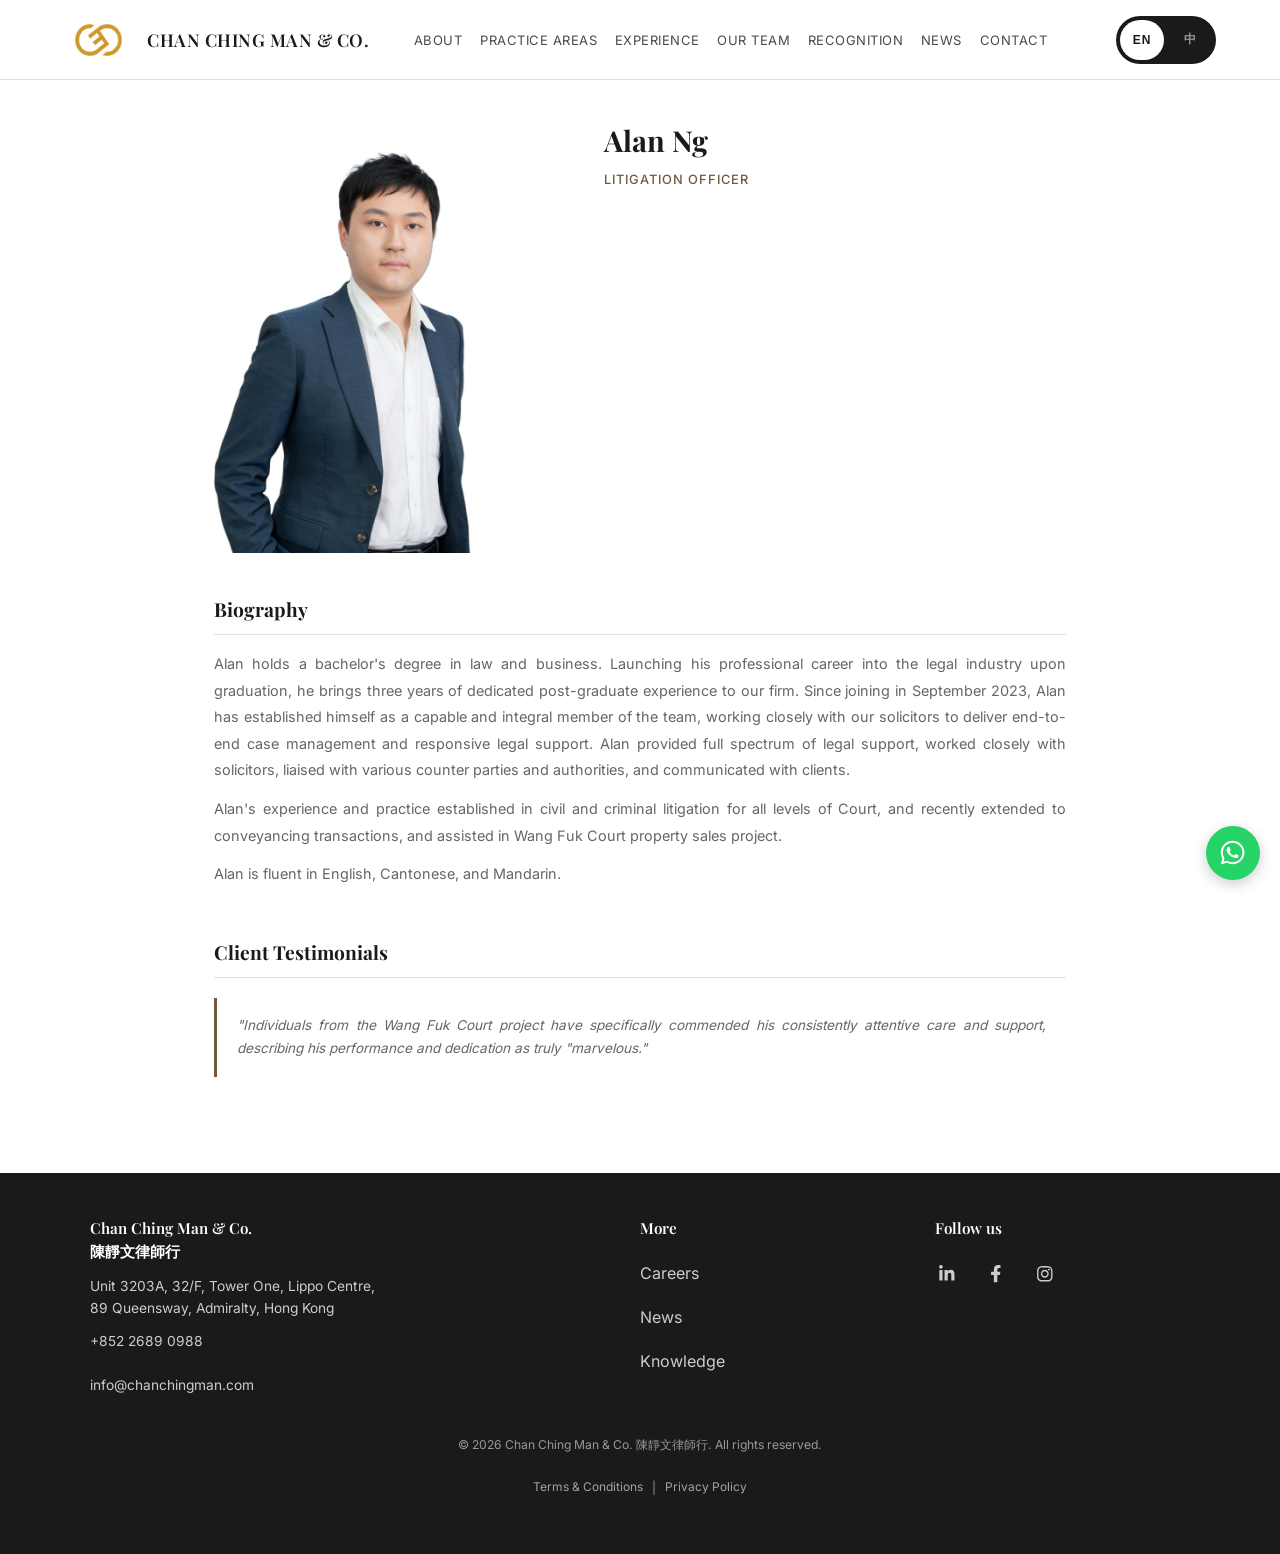
<file: team-alan.html>
<!DOCTYPE html>
<html lang="en">
<head>
    <meta charset="UTF-8">
    <meta name="viewport" content="width=device-width, initial-scale=1.0">
    <meta http-equiv="Content-Security-Policy" content="default-src 'self'; base-uri 'self'; object-src 'none'; script-src 'self'; style-src 'self'; font-src 'self'; img-src 'self' data:; frame-src https://www.google.com; connect-src 'self'; worker-src 'self'; manifest-src 'self'; form-action 'self'; upgrade-insecure-requests">
    <meta name="referrer" content="strict-origin-when-cross-origin">
    <title>Alan 吳仲文先生 | Chan Ching Man &amp; Co.</title>
    <meta name="description" content="Alan — Litigation Officer at Chan Ching Man & Co., Hong Kong solicitors.">
    <meta name="robots" content="index, follow">
    <link rel="canonical" href="https://www.chanchingman.com/team-alan.html">
    <link rel="icon" href="favicon.ico" sizes="any">
    <link rel="icon" type="image/png" sizes="32x32" href="icons/favicon-32.png">
    <link rel="apple-touch-icon" href="icons/apple-touch-icon.png">
    <link rel="stylesheet" href="fonts.css">
    <link rel="stylesheet" href="styles.css">
</head>
<body>
<a href="index.html#team" class="skip-link"><span class="en-inline">Skip to main content</span><span class="cn-inline">跳到主要內容</span></a>
<!-- Icons: Font Awesome Free 6.4.0 (CC BY 4.0, https://fontawesome.com/license/free), inlined as an SVG sprite -->
<svg xmlns="http://www.w3.org/2000/svg" class="svg-sprite" aria-hidden="true" focusable="false">
<symbol id="i-bars" viewBox="0 0 448 512"><path d="M0 96C0 78.3 14.3 64 32 64H416c17.7 0 32 14.3 32 32s-14.3 32-32 32H32C14.3 128 0 113.7 0 96zM0 256c0-17.7 14.3-32 32-32H416c17.7 0 32 14.3 32 32s-14.3 32-32 32H32c-17.7 0-32-14.3-32-32zM448 416c0 17.7-14.3 32-32 32H32c-17.7 0-32-14.3-32-32s14.3-32 32-32H416c17.7 0 32 14.3 32 32z"/></symbol>
<symbol id="i-globe" viewBox="0 0 512 512"><path d="M352 256c0 22.2-1.2 43.6-3.3 64H163.3c-2.2-20.4-3.3-41.8-3.3-64s1.2-43.6 3.3-64H348.7c2.2 20.4 3.3 41.8 3.3 64zm28.8-64H503.9c5.3 20.5 8.1 41.9 8.1 64s-2.8 43.5-8.1 64H380.8c2.1-20.6 3.2-42 3.2-64s-1.1-43.4-3.2-64zm112.6-32H376.7c-10-63.9-29.8-117.4-55.3-151.6c78.3 20.7 142 77.5 171.9 151.6zm-149.1 0H167.7c6.1-36.4 15.5-68.6 27-94.7c10.5-23.6 22.2-40.7 33.5-51.5C239.4 3.2 248.7 0 256 0s16.6 3.2 27.8 13.8c11.3 10.8 23 27.9 33.5 51.5c11.6 26 20.9 58.2 27 94.7zm-209 0H18.6C48.6 85.9 112.2 29.1 190.6 8.4C165.1 42.6 145.3 96.1 135.3 160zM8.1 192H131.2c-2.1 20.6-3.2 42-3.2 64s1.1 43.4 3.2 64H8.1C2.8 299.5 0 278.1 0 256s2.8-43.5 8.1-64zM194.7 446.6c-11.6-26-20.9-58.2-27-94.6H344.3c-6.1 36.4-15.5 68.6-27 94.6c-10.5 23.6-22.2 40.7-33.5 51.5C272.6 508.8 263.3 512 256 512s-16.6-3.2-27.8-13.8c-11.3-10.8-23-27.9-33.5-51.5zM135.3 352c10 63.9 29.8 117.4 55.3 151.6C112.2 482.9 48.6 426.1 18.6 352H135.3zm358.1 0c-30 74.1-93.6 130.9-171.9 151.6c25.5-34.2 45.2-87.7 55.3-151.6H493.4z"/></symbol>
<symbol id="i-map-marker-alt" viewBox="0 0 384 512"><path d="M215.7 499.2C267 435 384 279.4 384 192C384 86 298 0 192 0S0 86 0 192c0 87.4 117 243 168.3 307.2c12.3 15.3 35.1 15.3 47.4 0zM192 128a64 64 0 1 1 0 128 64 64 0 1 1 0-128z"/></symbol>
<symbol id="i-phone" viewBox="0 0 512 512"><path d="M164.9 24.6c-7.7-18.6-28-28.5-47.4-23.2l-88 24C12.1 30.2 0 46 0 64C0 311.4 200.6 512 448 512c18 0 33.8-12.1 38.6-29.5l24-88c5.3-19.4-4.6-39.7-23.2-47.4l-96-40c-16.3-6.8-35.2-2.1-46.3 11.6L304.7 368C234.3 334.7 177.3 277.7 144 207.3L193.3 167c13.7-11.2 18.4-30 11.6-46.3l-40-96z"/></symbol>
<symbol id="i-envelope" viewBox="0 0 512 512"><path d="M48 64C21.5 64 0 85.5 0 112c0 15.1 7.1 29.3 19.2 38.4L236.8 313.6c11.4 8.5 27 8.5 38.4 0L492.8 150.4c12.1-9.1 19.2-23.3 19.2-38.4c0-26.5-21.5-48-48-48H48zM0 176V384c0 35.3 28.7 64 64 64H448c35.3 0 64-28.7 64-64V176L294.4 339.2c-22.8 17.1-54 17.1-76.8 0L0 176z"/></symbol>
<symbol id="i-weixin" viewBox="0 0 576 512"><path d="M385.2 167.6c6.4 0 12.6.3 18.8 1.1C387.4 90.3 303.3 32 207.7 32 100.5 32 13 104.8 13 197.4c0 53.4 29.3 97.5 77.9 131.6l-19.3 58.6 68-34.1c24.4 4.8 43.8 9.7 68.2 9.7 6.2 0 12.1-.3 18.3-.8-4-12.9-6.2-26.6-6.2-40.8-.1-84.9 72.9-154 165.3-154zm-104.5-52.9c14.5 0 24.2 9.7 24.2 24.4 0 14.5-9.7 24.2-24.2 24.2-14.8 0-29.3-9.7-29.3-24.2.1-14.7 14.6-24.4 29.3-24.4zm-136.4 48.6c-14.5 0-29.3-9.7-29.3-24.2 0-14.8 14.8-24.4 29.3-24.4 14.8 0 24.4 9.7 24.4 24.4 0 14.6-9.6 24.2-24.4 24.2zM563 319.4c0-77.9-77.9-141.3-165.4-141.3-92.7 0-165.4 63.4-165.4 141.3S305 460.7 397.6 460.7c19.3 0 38.9-5.1 58.6-9.9l53.4 29.3-14.8-48.6C534 402.1 563 363.2 563 319.4zm-219.1-24.5c-9.7 0-19.3-9.7-19.3-19.6 0-9.7 9.7-19.3 19.3-19.3 14.8 0 24.4 9.7 24.4 19.3 0 10-9.7 19.6-24.4 19.6zm107.1 0c-9.7 0-19.3-9.7-19.3-19.6 0-9.7 9.7-19.3 19.3-19.3 14.5 0 24.4 9.7 24.4 19.3.1 10-9.9 19.6-24.4 19.6z"/></symbol>
<symbol id="i-chevron-down" viewBox="0 0 512 512"><path d="M233.4 406.6c12.5 12.5 32.8 12.5 45.3 0l192-192c12.5-12.5 12.5-32.8 0-45.3s-32.8-12.5-45.3 0L256 338.7 86.6 169.4c-12.5-12.5-32.8-12.5-45.3 0s-12.5 32.8 0 45.3l192 192z"/></symbol>
<symbol id="i-star" viewBox="0 0 576 512"><path d="M316.9 18C311.6 7 300.4 0 288.1 0s-23.4 7-28.8 18L195 150.3 51.4 171.5c-12 1.8-22 10.2-25.7 21.7s-.7 24.2 7.9 32.7L137.8 329 113.2 474.7c-2 12 3 24.2 12.9 31.3s23 8 33.8 2.3l128.3-68.5 128.3 68.5c10.8 5.7 23.9 4.9 33.8-2.3s14.9-19.3 12.9-31.3L438.5 329 542.7 225.9c8.6-8.5 11.7-21.2 7.9-32.7s-13.7-19.9-25.7-21.7L381.2 150.3 316.9 18z"/></symbol>
<symbol id="i-video" viewBox="0 0 576 512"><path d="M0 128C0 92.7 28.7 64 64 64H320c35.3 0 64 28.7 64 64V384c0 35.3-28.7 64-64 64H64c-35.3 0-64-28.7-64-64V128zM559.1 99.8c10.4 5.6 16.9 16.4 16.9 28.2V384c0 11.8-6.5 22.6-16.9 28.2s-23 5-32.9-1.6l-96-64L416 337.1V320 192 174.9l14.2-9.5 96-64c9.8-6.5 22.4-7.2 32.9-1.6z"/></symbol>
<symbol id="i-newspaper" viewBox="0 0 512 512"><path d="M96 96c0-35.3 28.7-64 64-64H448c35.3 0 64 28.7 64 64V416c0 35.3-28.7 64-64 64H80c-44.2 0-80-35.8-80-80V128c0-17.7 14.3-32 32-32s32 14.3 32 32V400c0 8.8 7.2 16 16 16s16-7.2 16-16V96zm64 24v80c0 13.3 10.7 24 24 24H296c13.3 0 24-10.7 24-24V120c0-13.3-10.7-24-24-24H184c-13.3 0-24 10.7-24 24zm208-8c0 8.8 7.2 16 16 16h48c8.8 0 16-7.2 16-16s-7.2-16-16-16H384c-8.8 0-16 7.2-16 16zm0 96c0 8.8 7.2 16 16 16h48c8.8 0 16-7.2 16-16s-7.2-16-16-16H384c-8.8 0-16 7.2-16 16zM160 304c0 8.8 7.2 16 16 16H432c8.8 0 16-7.2 16-16s-7.2-16-16-16H176c-8.8 0-16 7.2-16 16zm0 96c0 8.8 7.2 16 16 16H432c8.8 0 16-7.2 16-16s-7.2-16-16-16H176c-8.8 0-16 7.2-16 16z"/></symbol>
<symbol id="i-whatsapp" viewBox="0 0 448 512"><path d="M380.9 97.1C339 55.1 283.2 32 223.9 32c-122.4 0-222 99.6-222 222 0 39.1 10.2 77.3 29.6 111L0 480l117.7-30.9c32.4 17.7 68.9 27 106.1 27h.1c122.3 0 224.1-99.6 224.1-222 0-59.3-25.2-115-67.1-157zm-157 341.6c-33.2 0-65.7-8.9-94-25.7l-6.7-4-69.8 18.3L72 359.2l-4.4-7c-18.5-29.4-28.2-63.3-28.2-98.2 0-101.7 82.8-184.5 184.6-184.5 49.3 0 95.6 19.2 130.4 54.1 34.8 34.9 56.2 81.2 56.1 130.5 0 101.8-84.9 184.6-186.6 184.6zm101.2-138.2c-5.5-2.8-32.8-16.2-37.9-18-5.1-1.9-8.8-2.8-12.5 2.8-3.7 5.6-14.3 18-17.6 21.8-3.2 3.7-6.5 4.2-12 1.4-32.6-16.3-54-29.1-75.5-66-5.7-9.8 5.7-9.1 16.3-30.3 1.8-3.7.9-6.9-.5-9.7-1.4-2.8-12.5-30.1-17.1-41.2-4.5-10.8-9.1-9.3-12.5-9.5-3.2-.2-6.9-.2-10.6-.2-3.7 0-9.7 1.4-14.8 6.9-5.1 5.6-19.4 19-19.4 46.3 0 27.3 19.9 53.7 22.6 57.4 2.8 3.7 39.1 59.7 94.8 83.8 35.2 15.2 49 16.5 66.6 13.9 10.7-1.6 32.8-13.4 37.4-26.4 4.6-13 4.6-24.1 3.2-26.4-1.3-2.5-5-3.9-10.5-6.6z"/></symbol>
<symbol id="i-arrow-up" viewBox="0 0 384 512"><path d="M214.6 41.4c-12.5-12.5-32.8-12.5-45.3 0l-160 160c-12.5 12.5-12.5 32.8 0 45.3s32.8 12.5 45.3 0L160 141.2V448c0 17.7 14.3 32 32 32s32-14.3 32-32V141.2L329.4 246.6c12.5 12.5 32.8 12.5 45.3 0s12.5-32.8 0-45.3l-160-160z"/></symbol>
<symbol id="i-linkedin-in" viewBox="0 0 448 512"><path d="M100.28 448H7.4V148.9h92.88zM53.79 108.1C24.09 108.1 0 83.5 0 53.8a53.79 53.79 0 0 1 107.58 0c0 29.7-24.1 54.3-53.79 54.3zM447.9 448h-92.68V302.4c0-34.7-.7-79.2-48.29-79.2-48.29 0-55.69 37.7-55.69 76.7V448h-92.78V148.9h89.08v40.8h1.3c12.4-23.5 42.69-48.3 87.88-48.3 94 0 111.28 61.9 111.28 142.3V448z"/></symbol>
<symbol id="i-facebook-f" viewBox="0 0 320 512"><path d="M279.14 288l14.22-92.66h-88.91v-60.13c0-25.35 12.42-50.06 52.24-50.06h40.42V6.26S260.43 0 225.36 0c-73.22 0-121.08 44.38-121.08 124.72v70.62H22.89V288h81.39v224h100.17V288z"/></symbol>
<symbol id="i-instagram" viewBox="0 0 448 512"><path d="M224.1 141c-63.6 0-114.9 51.3-114.9 114.9s51.3 114.9 114.9 114.9S339 319.5 339 255.9 287.7 141 224.1 141zm0 189.6c-41.1 0-74.7-33.5-74.7-74.7s33.5-74.7 74.7-74.7 74.7 33.5 74.7 74.7-33.6 74.7-74.7 74.7zm146.4-194.3c0 14.9-12 26.8-26.8 26.8-14.9 0-26.8-12-26.8-26.8s12-26.8 26.8-26.8 26.8 12 26.8 26.8zm76.1 27.2c-1.7-35.9-9.9-67.7-36.2-93.9-26.2-26.2-58-34.4-93.9-36.2-37-2.1-147.9-2.1-184.9 0-35.8 1.7-67.6 9.9-93.9 36.1s-34.4 58-36.2 93.9c-2.1 37-2.1 147.9 0 184.9 1.7 35.9 9.9 67.7 36.2 93.9s58 34.4 93.9 36.2c37 2.1 147.9 2.1 184.9 0 35.9-1.7 67.7-9.9 93.9-36.2 26.2-26.2 34.4-58 36.2-93.9 2.1-37 2.1-147.8 0-184.8zM398.8 388c-7.8 19.6-22.9 34.7-42.6 42.6-29.5 11.7-99.5 9-132.1 9s-102.7 2.6-132.1-9c-19.6-7.8-34.7-22.9-42.6-42.6-11.7-29.5-9-99.5-9-132.1s-2.6-102.7 9-132.1c7.8-19.6 22.9-34.7 42.6-42.6 29.5-11.7 99.5-9 132.1-9s102.7-2.6 132.1 9c19.6 7.8 34.7 22.9 42.6 42.6 11.7 29.5 9 99.5 9 132.1s2.7 102.7-9 132.1z"/></symbol>
</svg>

<nav>
    <a class="nav-brand" href="index.html" aria-label="Chan Ching Man & Co. — Home">
        <img src="images/site/logo.png" alt="CCM Logo" class="nav-logo" decoding="async" width="69" height="46">
        <div class="nav-text">
            <h1>CHAN CHING MAN & CO.</h1>
            <span class="en">Solicitors · Agent for Trade Marks & Patents</span>
            <span class="cn">律師行 · 商標及專利代理</span>
        </div>
    </a>
    <ul class="nav-links" id="navLinks">
        <li><a href="index.html#about"><span class="en-inline">About</span><span class="cn-inline">關於我們</span></a></li>
        <li><a href="index.html#practice"><span class="en-inline">Practice Areas</span><span class="cn-inline">業務範疇</span></a></li>
        <li><a href="index.html#experience"><span class="en-inline">Experience</span><span class="cn-inline">精選案例</span></a></li>
        <li><a href="index.html#team"><span class="en-inline">Our Team</span><span class="cn-inline">我們的團隊</span></a></li>
        <li><a href="index.html#awards"><span class="en-inline">Recognition</span><span class="cn-inline">獎項</span></a></li>
        <li><a href="index.html#news"><span class="en-inline">News</span><span class="cn-inline">最新消息</span></a></li>
        <li><a href="index.html#contact"><span class="en-inline">Contact</span><span class="cn-inline">聯絡我們</span></a></li>
    </ul>
    <div class="nav-actions">
        <div class="lang-toggle" role="group" aria-label="Language / 語言">
            <button type="button" class="lang-btn active" data-lang="en" aria-pressed="true" lang="en">EN</button>
            <button type="button" class="lang-btn" data-lang="zh" aria-pressed="false" lang="zh-Hant">中</button>
        </div>
        <button type="button" class="nav-toggle" id="navToggle" aria-label="Menu" aria-expanded="false" aria-controls="navLinks">
            <svg class="ico ico-bars" aria-hidden="true" focusable="false"><use href="#i-bars"/></svg>
        </button>
    </div>
</nav>

<!-- Profile Page -->
<div class="profile-page">
    <a class="back-link" href="index.html#team"><svg class="ico ico-arrow-up ico-back" aria-hidden="true" focusable="false"><use href="#i-arrow-up"/></svg><span class="en-inline">Back to Team</span><span class="cn-inline">返回團隊</span></a>
    <div class="profile-header">
        <img class="profile-photo" src="images/team/alan.jpg?v=7" alt="Alan" decoding="async">
        <div>
            <h1 class="profile-name"><span class="en-inline">Alan Ng</span><span class="cn-inline">吳仲文先生</span></h1>
            <div class="profile-title"><span class="en-inline">Litigation Officer</span><span class="cn-inline">訴訟主任</span></div>
        </div>
    </div>
    <div class="profile-bio">
        <h3><span class="en-inline">Biography</span><span class="cn-inline">簡歷</span></h3>
                <p class="en">Alan holds a bachelor's degree in law and business. Launching his professional career into the legal industry upon graduation, he brings three years of dedicated post-graduate experience to our firm. Since joining in September 2023, Alan has established himself as a capable and integral member of the team, working closely with our solicitors to deliver end-to-end case management and responsive legal support. Alan provided full spectrum of legal support, worked closely with solicitors, liaised with various counter parties and authorities, and communicated with clients.</p>
                <p class="en">Alan's experience and practice established in civil and criminal litigation for all levels of Court, and recently extended to conveyancing transactions, and assisted in Wang Fuk Court property sales project.</p>
                <p class="en">Alan is fluent in English, Cantonese, and Mandarin.</p>
                <p class="cn">吳仲文先生擁有法律與商業學士學位。大學畢業後，他隨即投身法律界開展其職業生涯，至今已累積三年的專業工作經驗，並於 2023 年 9 月加入本行。他與本行律師緊密合作，全方位協助處理各類法律案件及跟進程序，致力提供高效且高質素的法律支援。</p>
                <p class="cn">目前，吳仲文先生主力處理物業轉讓事務，其代表性項目為協助處理宏福苑（Wang Fuk Court）的物業買賣。他專責與業主、買方律師及相關政府部門保持密切溝通，嚴格確保各項交易程序符合法定要求並順利推進。此外，他亦積極統籌並帶領客戶會議，將複雜的法律流程轉化為清晰易明的實用建議與諮詢支援。</p>
                <p class="cn">吳仲文先生的專業態度與貼心服務深受客戶肯定。宏福苑項目的客戶曾特別讚揚他一直以來所提供的周全照顧與支援，並形容其工作表現「非常出色」（marvelous）。</p>
                <p class="cn">吳仲文先生能操流利的英語、廣東話及普通話。</p>
    </div>
    <div class="testimonials-section">
        <h3><span class="en-inline">Client Testimonials</span><span class="cn-inline">客戶評價</span></h3>
            <div class="testimonial-item"><p class="en">"Individuals from the Wang Fuk Court project have specifically commended his consistently attentive care and support, describing his performance and dedication as truly "marvelous."</p><p class="cn">"宏福苑計畫的客人們特別讚揚了他一貫的細緻關懷和支持，稱他的表現和奉獻精神真是「令人驚嘆」"</p></div>
    </div>
</div>

<!-- Floating buttons -->
<a class="whatsapp-float" href="https://wa.me/85226890988" target="_blank" rel="noopener" aria-label="WhatsApp">
    <svg class="ico ico-whatsapp" aria-hidden="true" focusable="false"><use href="#i-whatsapp"/></svg>
</a>
<button type="button" class="scroll-top" id="scrollTop" aria-label="Back to top">
    <svg class="ico ico-arrow-up" aria-hidden="true" focusable="false"><use href="#i-arrow-up"/></svg>
</button>

<footer>
    <div class="footer-grid">
        <div class="footer-col">
            <h4>Chan Ching Man &amp; Co.<br><span class="cn-inline-always">陳靜文律師行</span></h4>
            <p class="en"><a href="https://www.google.com/maps/search/?api=1&amp;query=Lippo+Centre+Tower+One+89+Queensway+Admiralty+Hong+Kong" target="_blank" rel="noopener">Unit 3203A, 32/F, Tower One, Lippo Centre,<br>89 Queensway, Admiralty, Hong Kong</a></p>
            <p class="cn"><a href="https://www.google.com/maps/search/?api=1&amp;query=Lippo+Centre+Tower+One+89+Queensway+Admiralty+Hong+Kong" target="_blank" rel="noopener">香港金鐘道89號力寶中心一座32樓3203A室</a></p>
            <p><a href="tel:+85226890988">+852 2689 0988</a></p>
            <p><a href="index.html#enquiry" class="js-email" data-u="info" data-d="chanchingman.com">info [at] chanchingman.com</a></p>
        </div>
        <div class="footer-col">
            <h4><span class="en-inline">More</span><span class="cn-inline">更多</span></h4>
            <ul class="footer-links">
                <li><a href="index.html#careers"><span class="en-inline">Careers</span><span class="cn-inline">招募人才</span></a></li>
                <li><a href="index.html#news"><span class="en-inline">News</span><span class="cn-inline">最新消息</span></a></li>
                <li><a href="index.html#blog"><span class="en-inline">Knowledge</span><span class="cn-inline">法律知識</span></a></li>
            </ul>
        </div>
        <div class="footer-col">
            <h4><span class="en-inline">Follow us</span><span class="cn-inline">關注我們</span></h4>
            <div class="social-links">
        <a href="https://www.linkedin.com/company/74681253/" target="_blank" rel="noopener" aria-label="LinkedIn"><svg class="ico ico-linkedin-in" aria-hidden="true" focusable="false"><use href="#i-linkedin-in"/></svg></a>
        <a href="https://www.facebook.com/ccmsolicitor" target="_blank" rel="noopener" aria-label="Facebook"><svg class="ico ico-facebook-f" aria-hidden="true" focusable="false"><use href="#i-facebook-f"/></svg></a>
        <a href="https://www.instagram.com/ccmsolicitors/" target="_blank" rel="noopener" aria-label="Instagram"><svg class="ico ico-instagram" aria-hidden="true" focusable="false"><use href="#i-instagram"/></svg></a>
    </div>
        </div>
    </div>
    <p>&copy; 2026 Chan Ching Man & Co. 陳靜文律師行. All rights reserved.</p>
    <p class="footer-legal"><a href="#" data-legal-open="terms"><span class="en-inline">Terms &amp; Conditions</span><span class="cn-inline">條款及細則</span></a> | <a href="#" data-legal-open="privacy"><span class="en-inline">Privacy Policy</span><span class="cn-inline">私隱政策</span></a></p>
</footer>

<script src="script.js"></script>
</body>
</html>
</file>
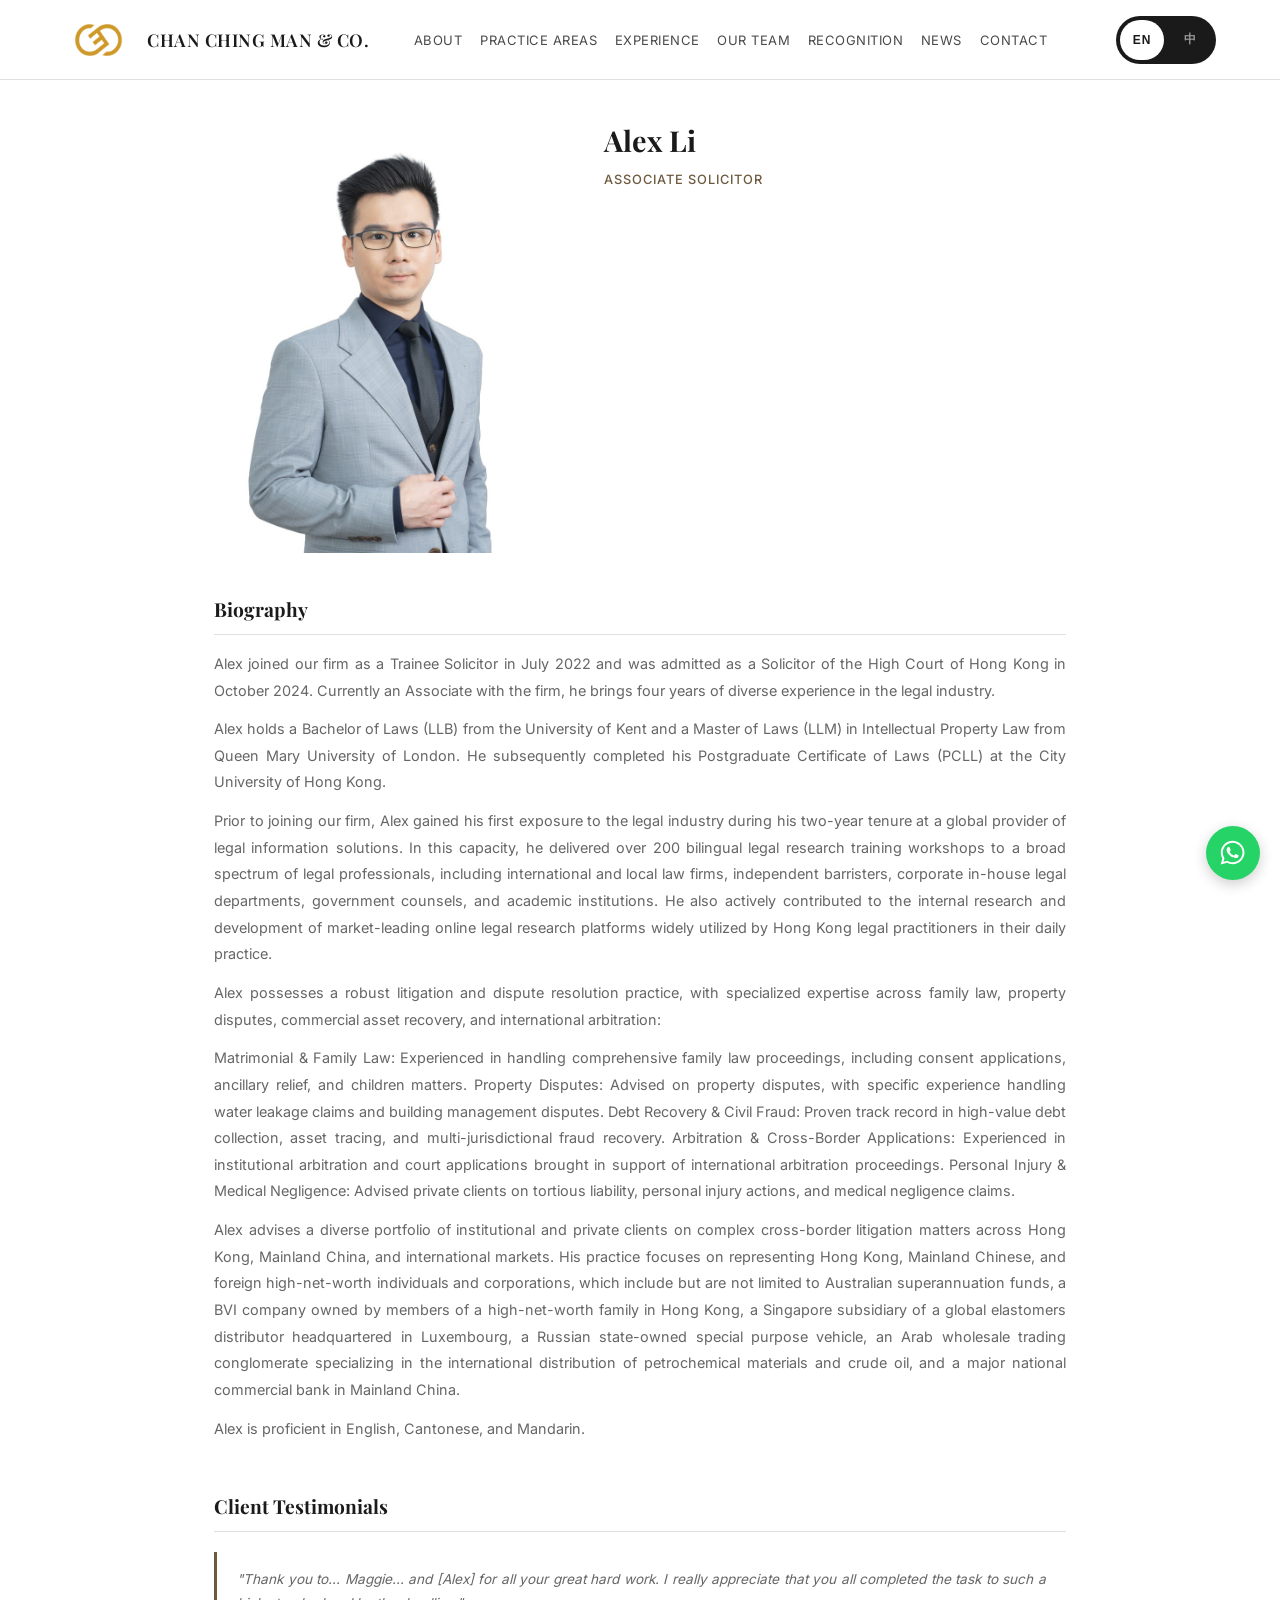
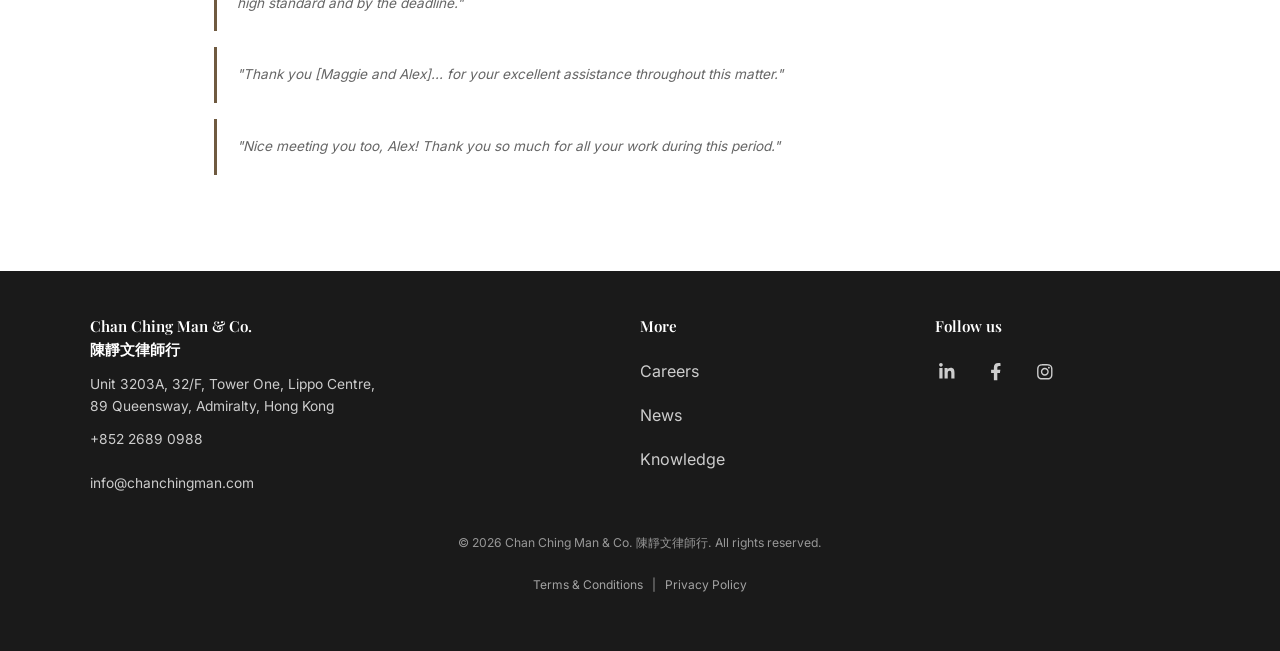
<file: team-alex.html>
<!DOCTYPE html>
<html lang="en">
<head>
    <meta charset="UTF-8">
    <meta name="viewport" content="width=device-width, initial-scale=1.0">
    <meta http-equiv="Content-Security-Policy" content="default-src 'self'; base-uri 'self'; object-src 'none'; script-src 'self'; style-src 'self'; font-src 'self'; img-src 'self' data:; frame-src https://www.google.com; connect-src 'self'; worker-src 'self'; manifest-src 'self'; form-action 'self'; upgrade-insecure-requests">
    <meta name="referrer" content="strict-origin-when-cross-origin">
    <title>Alex 李旻軒律師 | Chan Ching Man &amp; Co.</title>
    <meta name="description" content="Alex — Associate Solicitor at Chan Ching Man & Co., Hong Kong solicitors.">
    <meta name="robots" content="index, follow">
    <link rel="canonical" href="https://www.chanchingman.com/team-alex.html">
    <link rel="icon" href="favicon.ico" sizes="any">
    <link rel="icon" type="image/png" sizes="32x32" href="icons/favicon-32.png">
    <link rel="apple-touch-icon" href="icons/apple-touch-icon.png">
    <link rel="stylesheet" href="fonts.css">
    <link rel="stylesheet" href="styles.css">
</head>
<body>
<a href="index.html#team" class="skip-link"><span class="en-inline">Skip to main content</span><span class="cn-inline">跳到主要內容</span></a>
<!-- Icons: Font Awesome Free 6.4.0 (CC BY 4.0, https://fontawesome.com/license/free), inlined as an SVG sprite -->
<svg xmlns="http://www.w3.org/2000/svg" class="svg-sprite" aria-hidden="true" focusable="false">
<symbol id="i-bars" viewBox="0 0 448 512"><path d="M0 96C0 78.3 14.3 64 32 64H416c17.7 0 32 14.3 32 32s-14.3 32-32 32H32C14.3 128 0 113.7 0 96zM0 256c0-17.7 14.3-32 32-32H416c17.7 0 32 14.3 32 32s-14.3 32-32 32H32c-17.7 0-32-14.3-32-32zM448 416c0 17.7-14.3 32-32 32H32c-17.7 0-32-14.3-32-32s14.3-32 32-32H416c17.7 0 32 14.3 32 32z"/></symbol>
<symbol id="i-globe" viewBox="0 0 512 512"><path d="M352 256c0 22.2-1.2 43.6-3.3 64H163.3c-2.2-20.4-3.3-41.8-3.3-64s1.2-43.6 3.3-64H348.7c2.2 20.4 3.3 41.8 3.3 64zm28.8-64H503.9c5.3 20.5 8.1 41.9 8.1 64s-2.8 43.5-8.1 64H380.8c2.1-20.6 3.2-42 3.2-64s-1.1-43.4-3.2-64zm112.6-32H376.7c-10-63.9-29.8-117.4-55.3-151.6c78.3 20.7 142 77.5 171.9 151.6zm-149.1 0H167.7c6.1-36.4 15.5-68.6 27-94.7c10.5-23.6 22.2-40.7 33.5-51.5C239.4 3.2 248.7 0 256 0s16.6 3.2 27.8 13.8c11.3 10.8 23 27.9 33.5 51.5c11.6 26 20.9 58.2 27 94.7zm-209 0H18.6C48.6 85.9 112.2 29.1 190.6 8.4C165.1 42.6 145.3 96.1 135.3 160zM8.1 192H131.2c-2.1 20.6-3.2 42-3.2 64s1.1 43.4 3.2 64H8.1C2.8 299.5 0 278.1 0 256s2.8-43.5 8.1-64zM194.7 446.6c-11.6-26-20.9-58.2-27-94.6H344.3c-6.1 36.4-15.5 68.6-27 94.6c-10.5 23.6-22.2 40.7-33.5 51.5C272.6 508.8 263.3 512 256 512s-16.6-3.2-27.8-13.8c-11.3-10.8-23-27.9-33.5-51.5zM135.3 352c10 63.9 29.8 117.4 55.3 151.6C112.2 482.9 48.6 426.1 18.6 352H135.3zm358.1 0c-30 74.1-93.6 130.9-171.9 151.6c25.5-34.2 45.2-87.7 55.3-151.6H493.4z"/></symbol>
<symbol id="i-map-marker-alt" viewBox="0 0 384 512"><path d="M215.7 499.2C267 435 384 279.4 384 192C384 86 298 0 192 0S0 86 0 192c0 87.4 117 243 168.3 307.2c12.3 15.3 35.1 15.3 47.4 0zM192 128a64 64 0 1 1 0 128 64 64 0 1 1 0-128z"/></symbol>
<symbol id="i-phone" viewBox="0 0 512 512"><path d="M164.9 24.6c-7.7-18.6-28-28.5-47.4-23.2l-88 24C12.1 30.2 0 46 0 64C0 311.4 200.6 512 448 512c18 0 33.8-12.1 38.6-29.5l24-88c5.3-19.4-4.6-39.7-23.2-47.4l-96-40c-16.3-6.8-35.2-2.1-46.3 11.6L304.7 368C234.3 334.7 177.3 277.7 144 207.3L193.3 167c13.7-11.2 18.4-30 11.6-46.3l-40-96z"/></symbol>
<symbol id="i-envelope" viewBox="0 0 512 512"><path d="M48 64C21.5 64 0 85.5 0 112c0 15.1 7.1 29.3 19.2 38.4L236.8 313.6c11.4 8.5 27 8.5 38.4 0L492.8 150.4c12.1-9.1 19.2-23.3 19.2-38.4c0-26.5-21.5-48-48-48H48zM0 176V384c0 35.3 28.7 64 64 64H448c35.3 0 64-28.7 64-64V176L294.4 339.2c-22.8 17.1-54 17.1-76.8 0L0 176z"/></symbol>
<symbol id="i-weixin" viewBox="0 0 576 512"><path d="M385.2 167.6c6.4 0 12.6.3 18.8 1.1C387.4 90.3 303.3 32 207.7 32 100.5 32 13 104.8 13 197.4c0 53.4 29.3 97.5 77.9 131.6l-19.3 58.6 68-34.1c24.4 4.8 43.8 9.7 68.2 9.7 6.2 0 12.1-.3 18.3-.8-4-12.9-6.2-26.6-6.2-40.8-.1-84.9 72.9-154 165.3-154zm-104.5-52.9c14.5 0 24.2 9.7 24.2 24.4 0 14.5-9.7 24.2-24.2 24.2-14.8 0-29.3-9.7-29.3-24.2.1-14.7 14.6-24.4 29.3-24.4zm-136.4 48.6c-14.5 0-29.3-9.7-29.3-24.2 0-14.8 14.8-24.4 29.3-24.4 14.8 0 24.4 9.7 24.4 24.4 0 14.6-9.6 24.2-24.4 24.2zM563 319.4c0-77.9-77.9-141.3-165.4-141.3-92.7 0-165.4 63.4-165.4 141.3S305 460.7 397.6 460.7c19.3 0 38.9-5.1 58.6-9.9l53.4 29.3-14.8-48.6C534 402.1 563 363.2 563 319.4zm-219.1-24.5c-9.7 0-19.3-9.7-19.3-19.6 0-9.7 9.7-19.3 19.3-19.3 14.8 0 24.4 9.7 24.4 19.3 0 10-9.7 19.6-24.4 19.6zm107.1 0c-9.7 0-19.3-9.7-19.3-19.6 0-9.7 9.7-19.3 19.3-19.3 14.5 0 24.4 9.7 24.4 19.3.1 10-9.9 19.6-24.4 19.6z"/></symbol>
<symbol id="i-chevron-down" viewBox="0 0 512 512"><path d="M233.4 406.6c12.5 12.5 32.8 12.5 45.3 0l192-192c12.5-12.5 12.5-32.8 0-45.3s-32.8-12.5-45.3 0L256 338.7 86.6 169.4c-12.5-12.5-32.8-12.5-45.3 0s-12.5 32.8 0 45.3l192 192z"/></symbol>
<symbol id="i-star" viewBox="0 0 576 512"><path d="M316.9 18C311.6 7 300.4 0 288.1 0s-23.4 7-28.8 18L195 150.3 51.4 171.5c-12 1.8-22 10.2-25.7 21.7s-.7 24.2 7.9 32.7L137.8 329 113.2 474.7c-2 12 3 24.2 12.9 31.3s23 8 33.8 2.3l128.3-68.5 128.3 68.5c10.8 5.7 23.9 4.9 33.8-2.3s14.9-19.3 12.9-31.3L438.5 329 542.7 225.9c8.6-8.5 11.7-21.2 7.9-32.7s-13.7-19.9-25.7-21.7L381.2 150.3 316.9 18z"/></symbol>
<symbol id="i-video" viewBox="0 0 576 512"><path d="M0 128C0 92.7 28.7 64 64 64H320c35.3 0 64 28.7 64 64V384c0 35.3-28.7 64-64 64H64c-35.3 0-64-28.7-64-64V128zM559.1 99.8c10.4 5.6 16.9 16.4 16.9 28.2V384c0 11.8-6.5 22.6-16.9 28.2s-23 5-32.9-1.6l-96-64L416 337.1V320 192 174.9l14.2-9.5 96-64c9.8-6.5 22.4-7.2 32.9-1.6z"/></symbol>
<symbol id="i-newspaper" viewBox="0 0 512 512"><path d="M96 96c0-35.3 28.7-64 64-64H448c35.3 0 64 28.7 64 64V416c0 35.3-28.7 64-64 64H80c-44.2 0-80-35.8-80-80V128c0-17.7 14.3-32 32-32s32 14.3 32 32V400c0 8.8 7.2 16 16 16s16-7.2 16-16V96zm64 24v80c0 13.3 10.7 24 24 24H296c13.3 0 24-10.7 24-24V120c0-13.3-10.7-24-24-24H184c-13.3 0-24 10.7-24 24zm208-8c0 8.8 7.2 16 16 16h48c8.8 0 16-7.2 16-16s-7.2-16-16-16H384c-8.8 0-16 7.2-16 16zm0 96c0 8.8 7.2 16 16 16h48c8.8 0 16-7.2 16-16s-7.2-16-16-16H384c-8.8 0-16 7.2-16 16zM160 304c0 8.8 7.2 16 16 16H432c8.8 0 16-7.2 16-16s-7.2-16-16-16H176c-8.8 0-16 7.2-16 16zm0 96c0 8.8 7.2 16 16 16H432c8.8 0 16-7.2 16-16s-7.2-16-16-16H176c-8.8 0-16 7.2-16 16z"/></symbol>
<symbol id="i-whatsapp" viewBox="0 0 448 512"><path d="M380.9 97.1C339 55.1 283.2 32 223.9 32c-122.4 0-222 99.6-222 222 0 39.1 10.2 77.3 29.6 111L0 480l117.7-30.9c32.4 17.7 68.9 27 106.1 27h.1c122.3 0 224.1-99.6 224.1-222 0-59.3-25.2-115-67.1-157zm-157 341.6c-33.2 0-65.7-8.9-94-25.7l-6.7-4-69.8 18.3L72 359.2l-4.4-7c-18.5-29.4-28.2-63.3-28.2-98.2 0-101.7 82.8-184.5 184.6-184.5 49.3 0 95.6 19.2 130.4 54.1 34.8 34.9 56.2 81.2 56.1 130.5 0 101.8-84.9 184.6-186.6 184.6zm101.2-138.2c-5.5-2.8-32.8-16.2-37.9-18-5.1-1.9-8.8-2.8-12.5 2.8-3.7 5.6-14.3 18-17.6 21.8-3.2 3.7-6.5 4.2-12 1.4-32.6-16.3-54-29.1-75.5-66-5.7-9.8 5.7-9.1 16.3-30.3 1.8-3.7.9-6.9-.5-9.7-1.4-2.8-12.5-30.1-17.1-41.2-4.5-10.8-9.1-9.3-12.5-9.5-3.2-.2-6.9-.2-10.6-.2-3.7 0-9.7 1.4-14.8 6.9-5.1 5.6-19.4 19-19.4 46.3 0 27.3 19.9 53.7 22.6 57.4 2.8 3.7 39.1 59.7 94.8 83.8 35.2 15.2 49 16.5 66.6 13.9 10.7-1.6 32.8-13.4 37.4-26.4 4.6-13 4.6-24.1 3.2-26.4-1.3-2.5-5-3.9-10.5-6.6z"/></symbol>
<symbol id="i-arrow-up" viewBox="0 0 384 512"><path d="M214.6 41.4c-12.5-12.5-32.8-12.5-45.3 0l-160 160c-12.5 12.5-12.5 32.8 0 45.3s32.8 12.5 45.3 0L160 141.2V448c0 17.7 14.3 32 32 32s32-14.3 32-32V141.2L329.4 246.6c12.5 12.5 32.8 12.5 45.3 0s12.5-32.8 0-45.3l-160-160z"/></symbol>
<symbol id="i-linkedin-in" viewBox="0 0 448 512"><path d="M100.28 448H7.4V148.9h92.88zM53.79 108.1C24.09 108.1 0 83.5 0 53.8a53.79 53.79 0 0 1 107.58 0c0 29.7-24.1 54.3-53.79 54.3zM447.9 448h-92.68V302.4c0-34.7-.7-79.2-48.29-79.2-48.29 0-55.69 37.7-55.69 76.7V448h-92.78V148.9h89.08v40.8h1.3c12.4-23.5 42.69-48.3 87.88-48.3 94 0 111.28 61.9 111.28 142.3V448z"/></symbol>
<symbol id="i-facebook-f" viewBox="0 0 320 512"><path d="M279.14 288l14.22-92.66h-88.91v-60.13c0-25.35 12.42-50.06 52.24-50.06h40.42V6.26S260.43 0 225.36 0c-73.22 0-121.08 44.38-121.08 124.72v70.62H22.89V288h81.39v224h100.17V288z"/></symbol>
<symbol id="i-instagram" viewBox="0 0 448 512"><path d="M224.1 141c-63.6 0-114.9 51.3-114.9 114.9s51.3 114.9 114.9 114.9S339 319.5 339 255.9 287.7 141 224.1 141zm0 189.6c-41.1 0-74.7-33.5-74.7-74.7s33.5-74.7 74.7-74.7 74.7 33.5 74.7 74.7-33.6 74.7-74.7 74.7zm146.4-194.3c0 14.9-12 26.8-26.8 26.8-14.9 0-26.8-12-26.8-26.8s12-26.8 26.8-26.8 26.8 12 26.8 26.8zm76.1 27.2c-1.7-35.9-9.9-67.7-36.2-93.9-26.2-26.2-58-34.4-93.9-36.2-37-2.1-147.9-2.1-184.9 0-35.8 1.7-67.6 9.9-93.9 36.1s-34.4 58-36.2 93.9c-2.1 37-2.1 147.9 0 184.9 1.7 35.9 9.9 67.7 36.2 93.9s58 34.4 93.9 36.2c37 2.1 147.9 2.1 184.9 0 35.9-1.7 67.7-9.9 93.9-36.2 26.2-26.2 34.4-58 36.2-93.9 2.1-37 2.1-147.8 0-184.8zM398.8 388c-7.8 19.6-22.9 34.7-42.6 42.6-29.5 11.7-99.5 9-132.1 9s-102.7 2.6-132.1-9c-19.6-7.8-34.7-22.9-42.6-42.6-11.7-29.5-9-99.5-9-132.1s-2.6-102.7 9-132.1c7.8-19.6 22.9-34.7 42.6-42.6 29.5-11.7 99.5-9 132.1-9s102.7-2.6 132.1 9c19.6 7.8 34.7 22.9 42.6 42.6 11.7 29.5 9 99.5 9 132.1s2.7 102.7-9 132.1z"/></symbol>
</svg>

<nav>
    <a class="nav-brand" href="index.html" aria-label="Chan Ching Man & Co. — Home">
        <img src="images/site/logo.png" alt="CCM Logo" class="nav-logo" decoding="async" width="69" height="46">
        <div class="nav-text">
            <h1>CHAN CHING MAN & CO.</h1>
            <span class="en">Solicitors · Agent for Trade Marks & Patents</span>
            <span class="cn">律師行 · 商標及專利代理</span>
        </div>
    </a>
    <ul class="nav-links" id="navLinks">
        <li><a href="index.html#about"><span class="en-inline">About</span><span class="cn-inline">關於我們</span></a></li>
        <li><a href="index.html#practice"><span class="en-inline">Practice Areas</span><span class="cn-inline">業務範疇</span></a></li>
        <li><a href="index.html#experience"><span class="en-inline">Experience</span><span class="cn-inline">精選案例</span></a></li>
        <li><a href="index.html#team"><span class="en-inline">Our Team</span><span class="cn-inline">我們的團隊</span></a></li>
        <li><a href="index.html#awards"><span class="en-inline">Recognition</span><span class="cn-inline">獎項</span></a></li>
        <li><a href="index.html#news"><span class="en-inline">News</span><span class="cn-inline">最新消息</span></a></li>
        <li><a href="index.html#contact"><span class="en-inline">Contact</span><span class="cn-inline">聯絡我們</span></a></li>
    </ul>
    <div class="nav-actions">
        <div class="lang-toggle" role="group" aria-label="Language / 語言">
            <button type="button" class="lang-btn active" data-lang="en" aria-pressed="true" lang="en">EN</button>
            <button type="button" class="lang-btn" data-lang="zh" aria-pressed="false" lang="zh-Hant">中</button>
        </div>
        <button type="button" class="nav-toggle" id="navToggle" aria-label="Menu" aria-expanded="false" aria-controls="navLinks">
            <svg class="ico ico-bars" aria-hidden="true" focusable="false"><use href="#i-bars"/></svg>
        </button>
    </div>
</nav>

<!-- Profile Page -->
<div class="profile-page">
    <a class="back-link" href="index.html#team"><svg class="ico ico-arrow-up ico-back" aria-hidden="true" focusable="false"><use href="#i-arrow-up"/></svg><span class="en-inline">Back to Team</span><span class="cn-inline">返回團隊</span></a>
    <div class="profile-header">
        <img class="profile-photo" src="images/team/alex.jpg?v=7" alt="Alex" decoding="async">
        <div>
            <h1 class="profile-name"><span class="en-inline">Alex Li</span><span class="cn-inline">李旻軒律師</span></h1>
            <div class="profile-title"><span class="en-inline">Associate Solicitor</span><span class="cn-inline">助理律師</span></div>
        </div>
    </div>
    <div class="profile-bio">
        <h3><span class="en-inline">Biography</span><span class="cn-inline">簡歷</span></h3>
                <p class="en">Alex joined our firm as a Trainee Solicitor in July 2022 and was admitted as a Solicitor of the High Court of Hong Kong in October 2024. Currently an Associate with the firm, he brings four years of diverse experience in the legal industry.</p>
                <p class="en">Alex holds a Bachelor of Laws (LLB) from the University of Kent and a Master of Laws (LLM) in Intellectual Property Law from Queen Mary University of London. He subsequently completed his Postgraduate Certificate of Laws (PCLL) at the City University of Hong Kong.</p>
                <p class="en">Prior to joining our firm, Alex gained his first exposure to the legal industry during his two-year tenure at a global provider of legal information solutions. In this capacity, he delivered over 200 bilingual legal research training workshops to a broad spectrum of legal professionals, including international and local law firms, independent barristers, corporate in-house legal departments, government counsels, and academic institutions. He also actively contributed to the internal research and development of market-leading online legal research platforms widely utilized by Hong Kong legal practitioners in their daily practice.</p>
                <p class="en">Alex possesses a robust litigation and dispute resolution practice, with specialized expertise across family law, property disputes, commercial asset recovery, and international arbitration:</p>
                <p class="en">Matrimonial &amp; Family Law: Experienced in handling comprehensive family law proceedings, including consent applications, ancillary relief, and children matters.
Property Disputes: Advised on property disputes, with specific experience handling water leakage claims and building management disputes.
Debt Recovery &amp; Civil Fraud: Proven track record in high-value debt collection, asset tracing, and multi-jurisdictional fraud recovery.
Arbitration &amp; Cross-Border Applications: Experienced in institutional arbitration and court applications brought in support of international arbitration proceedings.
Personal Injury &amp; Medical Negligence: Advised private clients on tortious liability, personal injury actions, and medical negligence claims.</p>
                <p class="en">Alex advises a diverse portfolio of institutional and private clients on complex cross-border litigation matters across Hong Kong, Mainland China, and international markets. His practice focuses on representing Hong Kong, Mainland Chinese, and foreign high-net-worth individuals and corporations, which include but are not limited to Australian superannuation funds, a BVI company owned by members of a high-net-worth family in Hong Kong, a Singapore subsidiary of a global elastomers distributor headquartered in Luxembourg, a Russian state-owned special purpose vehicle, an Arab wholesale trading conglomerate specializing in the international distribution of petrochemical materials and crude oil, and a major national commercial bank in Mainland China.</p>
                <p class="en">Alex is proficient in English, Cantonese, and Mandarin.</p>
                <p class="cn">李旻軒律師於 2022 年 7 月加入本行擔任實習律師，並於 2024 年 10 月獲認許為香港高等法院執業律師。他現為本所助理律師，在法律行業擁有四年的多元化經驗。</p>
                <p class="cn">李旻軒律師持有英國肯特大學（University of Kent）法律學士學位（LLB）及英國倫敦大學瑪麗王后學院（Queen Mary University of London）知識產權法法律碩士學位（LLM），隨後於香港城市大學取得法學專業證書（PCLL）。</p>
                <p class="cn">在加入本行之前，李旻軒律師在一家領先的全球法律資訊方案供應商任職兩年，初次涉足法律行業。在此期間，他為廣泛的法律專業人士舉辦了 200 多場雙語法律檢索培訓工作坊，對象包括國際及本地律師事務所、大律師、企業內部法律顧問、政府律師以及學術機構等。此外，他亦積極參與市場領先的線上法律檢索平台的內部研究與開發，該等平台現已廣為香港法律從業員於日常實務中應用。</p>
                <p class="cn">擁有穩健的訴訟與爭議解決執業經驗，並在家事法、物業爭議、商業資產追收及國際仲裁領域具備專業知識：</p>
                <p class="cn">婚姻及家事法：在處理全面的家事法法律程序方面經驗豐富，包括同意申請、附屬濟助及子女相關事宜。
物業爭議：曾就物業爭議提供法律顧問服務，並在處理滲水索償及大廈管理爭議方面具備專門經驗。
債務追收及民事欺詐：在高額債務催收、資產追查及跨國欺詐追收方面擁有廣受認可的往績紀錄。
仲裁及跨境申請：在機構仲裁及為支持國際仲裁程序而向法院提出的申請方面具備經驗。
人身傷害及醫療疏忽：曾就侵權責任、人身傷害訴訟及醫療疏忽索償向私人客戶提供法律意見。</p>
                <p class="cn">李旻軒律師精通英語、廣東話（粵語）及普通話。</p>
    </div>
    <div class="testimonials-section">
        <h3><span class="en-inline">Client Testimonials</span><span class="cn-inline">客戶評價</span></h3>
            <div class="testimonial-item"><p class="en">"Thank you to... Maggie... and [Alex] for all your great hard work. I really appreciate that you all completed the task to such a high standard and by the deadline."</p><p class="cn">"多謝 Maggie 同 Alex 咁努力付出。好感激你哋咁高水準咁完成任務，仲要趕喺限期前搞掂。"</p></div>
            <div class="testimonial-item"><p class="en">"Thank you [Maggie and Alex]... for your excellent assistance throughout this matter."</p><p class="cn">"多謝 Maggie 同 Alex 喺呢件事上面一直以嚟嘅出色協助。"</p></div>
            <div class="testimonial-item"><p class="en">"Nice meeting you too, Alex! Thank you so much for all your work during this period."</p><p class="cn">"好高興認識你，Alex！好感謝你呢段時間嘅幫忙同努力。"</p></div>
    </div>
</div>

<!-- Floating buttons -->
<a class="whatsapp-float" href="https://wa.me/85226890988" target="_blank" rel="noopener" aria-label="WhatsApp">
    <svg class="ico ico-whatsapp" aria-hidden="true" focusable="false"><use href="#i-whatsapp"/></svg>
</a>
<button type="button" class="scroll-top" id="scrollTop" aria-label="Back to top">
    <svg class="ico ico-arrow-up" aria-hidden="true" focusable="false"><use href="#i-arrow-up"/></svg>
</button>

<footer>
    <div class="footer-grid">
        <div class="footer-col">
            <h4>Chan Ching Man &amp; Co.<br><span class="cn-inline-always">陳靜文律師行</span></h4>
            <p class="en"><a href="https://www.google.com/maps/search/?api=1&amp;query=Lippo+Centre+Tower+One+89+Queensway+Admiralty+Hong+Kong" target="_blank" rel="noopener">Unit 3203A, 32/F, Tower One, Lippo Centre,<br>89 Queensway, Admiralty, Hong Kong</a></p>
            <p class="cn"><a href="https://www.google.com/maps/search/?api=1&amp;query=Lippo+Centre+Tower+One+89+Queensway+Admiralty+Hong+Kong" target="_blank" rel="noopener">香港金鐘道89號力寶中心一座32樓3203A室</a></p>
            <p><a href="tel:+85226890988">+852 2689 0988</a></p>
            <p><a href="index.html#enquiry" class="js-email" data-u="info" data-d="chanchingman.com">info [at] chanchingman.com</a></p>
        </div>
        <div class="footer-col">
            <h4><span class="en-inline">More</span><span class="cn-inline">更多</span></h4>
            <ul class="footer-links">
                <li><a href="index.html#careers"><span class="en-inline">Careers</span><span class="cn-inline">招募人才</span></a></li>
                <li><a href="index.html#news"><span class="en-inline">News</span><span class="cn-inline">最新消息</span></a></li>
                <li><a href="index.html#blog"><span class="en-inline">Knowledge</span><span class="cn-inline">法律知識</span></a></li>
            </ul>
        </div>
        <div class="footer-col">
            <h4><span class="en-inline">Follow us</span><span class="cn-inline">關注我們</span></h4>
            <div class="social-links">
        <a href="https://www.linkedin.com/company/74681253/" target="_blank" rel="noopener" aria-label="LinkedIn"><svg class="ico ico-linkedin-in" aria-hidden="true" focusable="false"><use href="#i-linkedin-in"/></svg></a>
        <a href="https://www.facebook.com/ccmsolicitor" target="_blank" rel="noopener" aria-label="Facebook"><svg class="ico ico-facebook-f" aria-hidden="true" focusable="false"><use href="#i-facebook-f"/></svg></a>
        <a href="https://www.instagram.com/ccmsolicitors/" target="_blank" rel="noopener" aria-label="Instagram"><svg class="ico ico-instagram" aria-hidden="true" focusable="false"><use href="#i-instagram"/></svg></a>
    </div>
        </div>
    </div>
    <p>&copy; 2026 Chan Ching Man & Co. 陳靜文律師行. All rights reserved.</p>
    <p class="footer-legal"><a href="#" data-legal-open="terms"><span class="en-inline">Terms &amp; Conditions</span><span class="cn-inline">條款及細則</span></a> | <a href="#" data-legal-open="privacy"><span class="en-inline">Privacy Policy</span><span class="cn-inline">私隱政策</span></a></p>
</footer>

<script src="script.js"></script>
</body>
</html>
</file>
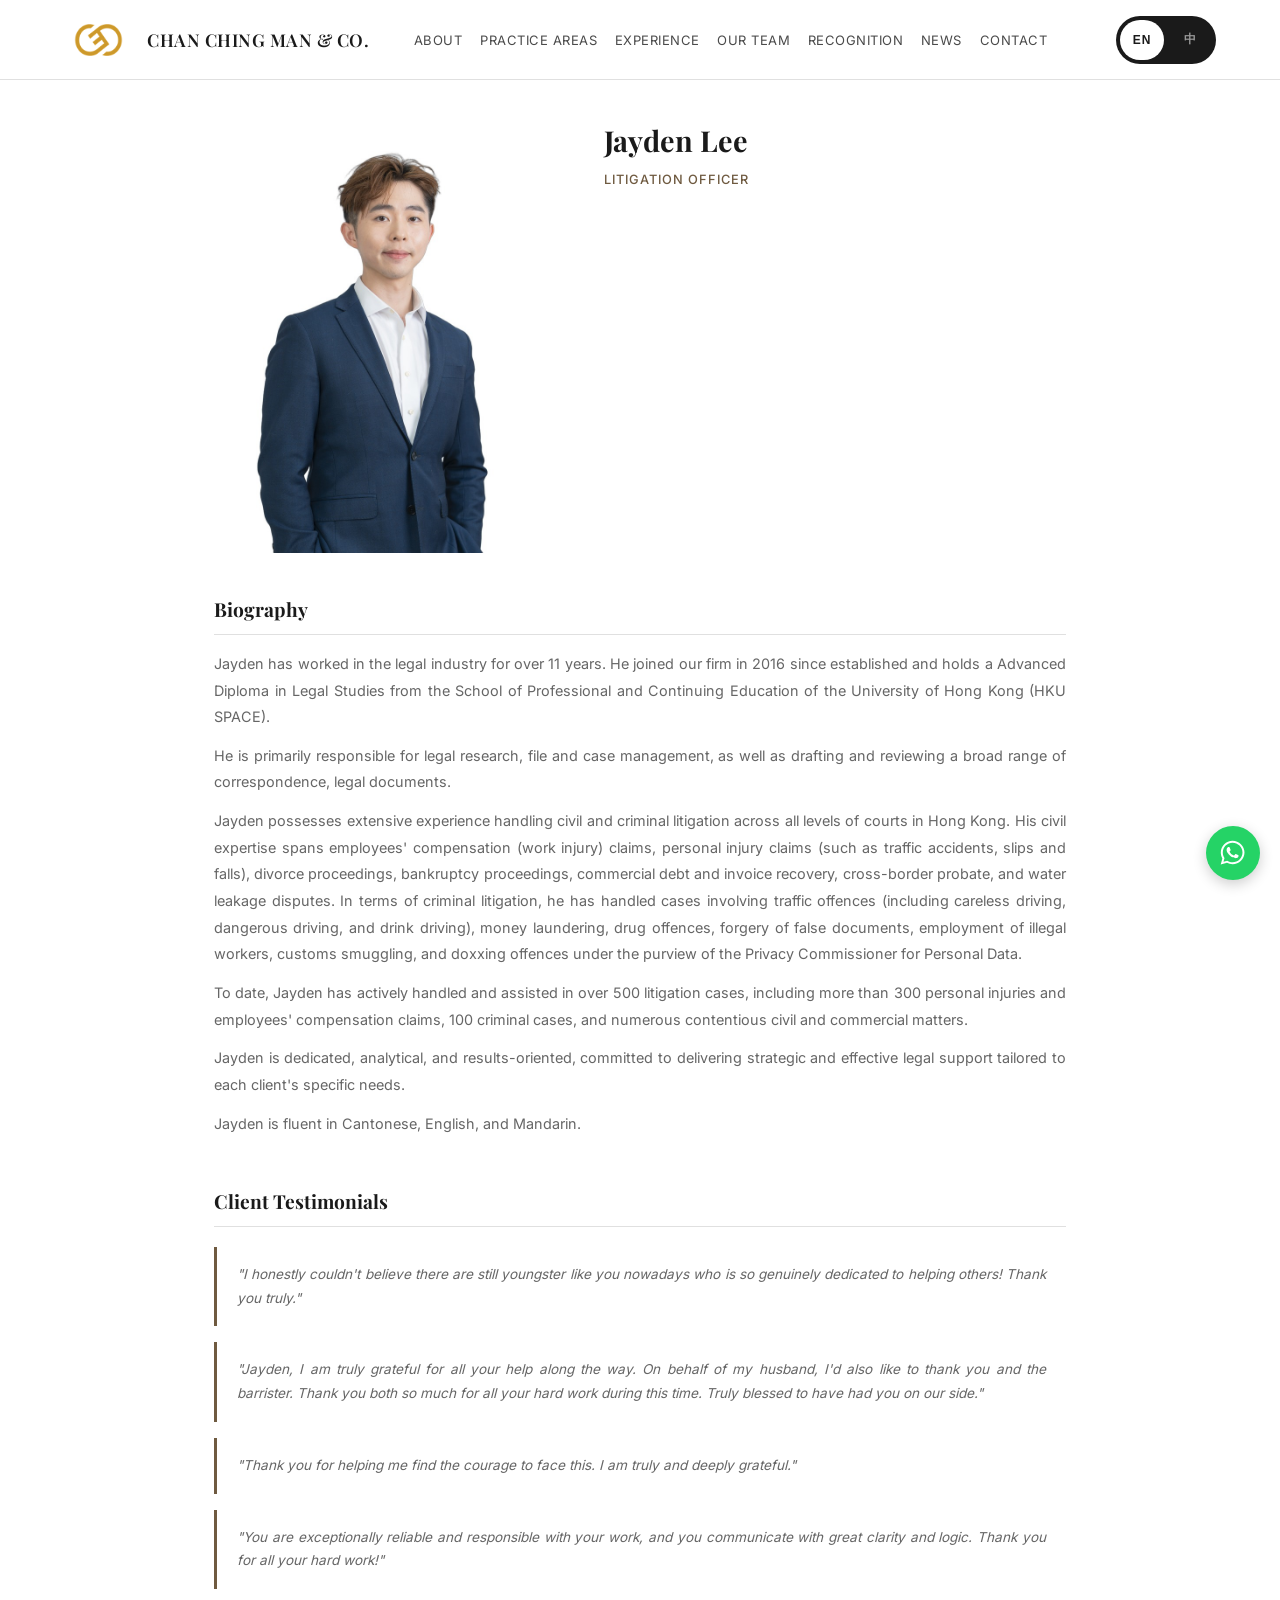
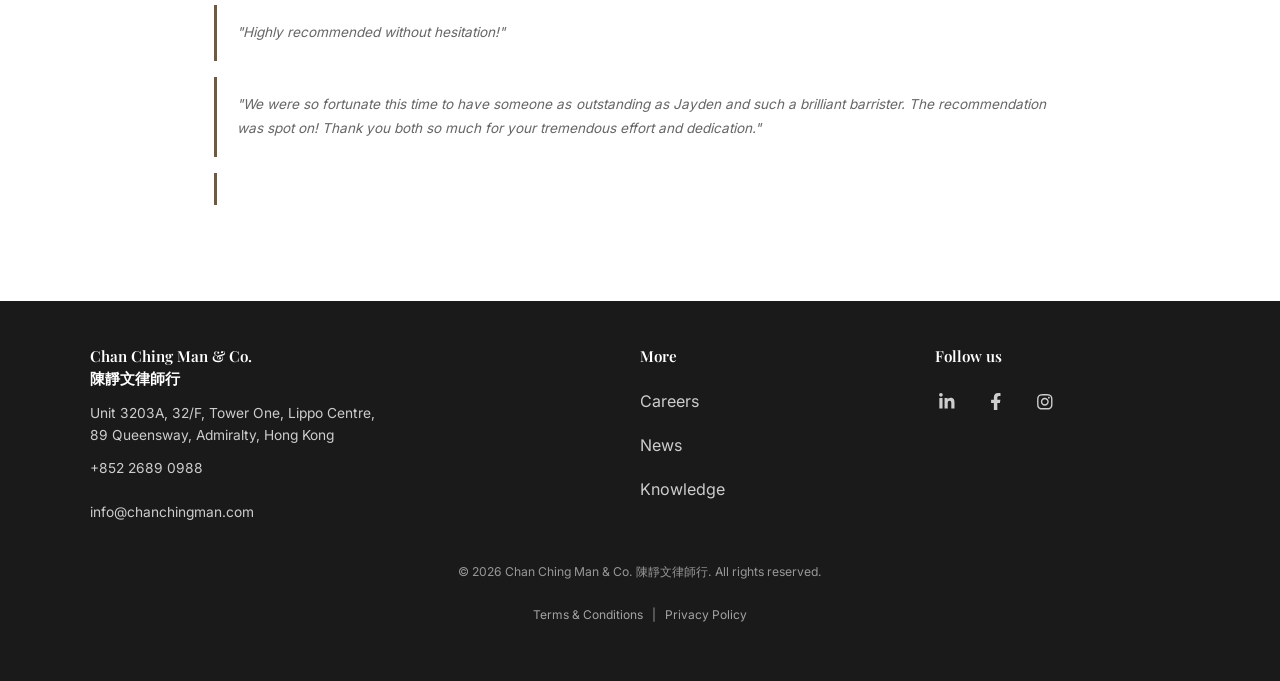
<file: team-jayden.html>
<!DOCTYPE html>
<html lang="en">
<head>
    <meta charset="UTF-8">
    <meta name="viewport" content="width=device-width, initial-scale=1.0">
    <meta http-equiv="Content-Security-Policy" content="default-src 'self'; base-uri 'self'; object-src 'none'; script-src 'self'; style-src 'self'; font-src 'self'; img-src 'self' data:; frame-src https://www.google.com; connect-src 'self'; worker-src 'self'; manifest-src 'self'; form-action 'self'; upgrade-insecure-requests">
    <meta name="referrer" content="strict-origin-when-cross-origin">
    <title>Jayden 李泫錞先生 | Chan Ching Man &amp; Co.</title>
    <meta name="description" content="Jayden — Litigation Officer at Chan Ching Man & Co., Hong Kong solicitors.">
    <meta name="robots" content="index, follow">
    <link rel="canonical" href="https://www.chanchingman.com/team-jayden.html">
    <link rel="icon" href="favicon.ico" sizes="any">
    <link rel="icon" type="image/png" sizes="32x32" href="icons/favicon-32.png">
    <link rel="apple-touch-icon" href="icons/apple-touch-icon.png">
    <link rel="stylesheet" href="fonts.css">
    <link rel="stylesheet" href="styles.css">
</head>
<body>
<a href="index.html#team" class="skip-link"><span class="en-inline">Skip to main content</span><span class="cn-inline">跳到主要內容</span></a>
<!-- Icons: Font Awesome Free 6.4.0 (CC BY 4.0, https://fontawesome.com/license/free), inlined as an SVG sprite -->
<svg xmlns="http://www.w3.org/2000/svg" class="svg-sprite" aria-hidden="true" focusable="false">
<symbol id="i-bars" viewBox="0 0 448 512"><path d="M0 96C0 78.3 14.3 64 32 64H416c17.7 0 32 14.3 32 32s-14.3 32-32 32H32C14.3 128 0 113.7 0 96zM0 256c0-17.7 14.3-32 32-32H416c17.7 0 32 14.3 32 32s-14.3 32-32 32H32c-17.7 0-32-14.3-32-32zM448 416c0 17.7-14.3 32-32 32H32c-17.7 0-32-14.3-32-32s14.3-32 32-32H416c17.7 0 32 14.3 32 32z"/></symbol>
<symbol id="i-globe" viewBox="0 0 512 512"><path d="M352 256c0 22.2-1.2 43.6-3.3 64H163.3c-2.2-20.4-3.3-41.8-3.3-64s1.2-43.6 3.3-64H348.7c2.2 20.4 3.3 41.8 3.3 64zm28.8-64H503.9c5.3 20.5 8.1 41.9 8.1 64s-2.8 43.5-8.1 64H380.8c2.1-20.6 3.2-42 3.2-64s-1.1-43.4-3.2-64zm112.6-32H376.7c-10-63.9-29.8-117.4-55.3-151.6c78.3 20.7 142 77.5 171.9 151.6zm-149.1 0H167.7c6.1-36.4 15.5-68.6 27-94.7c10.5-23.6 22.2-40.7 33.5-51.5C239.4 3.2 248.7 0 256 0s16.6 3.2 27.8 13.8c11.3 10.8 23 27.9 33.5 51.5c11.6 26 20.9 58.2 27 94.7zm-209 0H18.6C48.6 85.9 112.2 29.1 190.6 8.4C165.1 42.6 145.3 96.1 135.3 160zM8.1 192H131.2c-2.1 20.6-3.2 42-3.2 64s1.1 43.4 3.2 64H8.1C2.8 299.5 0 278.1 0 256s2.8-43.5 8.1-64zM194.7 446.6c-11.6-26-20.9-58.2-27-94.6H344.3c-6.1 36.4-15.5 68.6-27 94.6c-10.5 23.6-22.2 40.7-33.5 51.5C272.6 508.8 263.3 512 256 512s-16.6-3.2-27.8-13.8c-11.3-10.8-23-27.9-33.5-51.5zM135.3 352c10 63.9 29.8 117.4 55.3 151.6C112.2 482.9 48.6 426.1 18.6 352H135.3zm358.1 0c-30 74.1-93.6 130.9-171.9 151.6c25.5-34.2 45.2-87.7 55.3-151.6H493.4z"/></symbol>
<symbol id="i-map-marker-alt" viewBox="0 0 384 512"><path d="M215.7 499.2C267 435 384 279.4 384 192C384 86 298 0 192 0S0 86 0 192c0 87.4 117 243 168.3 307.2c12.3 15.3 35.1 15.3 47.4 0zM192 128a64 64 0 1 1 0 128 64 64 0 1 1 0-128z"/></symbol>
<symbol id="i-phone" viewBox="0 0 512 512"><path d="M164.9 24.6c-7.7-18.6-28-28.5-47.4-23.2l-88 24C12.1 30.2 0 46 0 64C0 311.4 200.6 512 448 512c18 0 33.8-12.1 38.6-29.5l24-88c5.3-19.4-4.6-39.7-23.2-47.4l-96-40c-16.3-6.8-35.2-2.1-46.3 11.6L304.7 368C234.3 334.7 177.3 277.7 144 207.3L193.3 167c13.7-11.2 18.4-30 11.6-46.3l-40-96z"/></symbol>
<symbol id="i-envelope" viewBox="0 0 512 512"><path d="M48 64C21.5 64 0 85.5 0 112c0 15.1 7.1 29.3 19.2 38.4L236.8 313.6c11.4 8.5 27 8.5 38.4 0L492.8 150.4c12.1-9.1 19.2-23.3 19.2-38.4c0-26.5-21.5-48-48-48H48zM0 176V384c0 35.3 28.7 64 64 64H448c35.3 0 64-28.7 64-64V176L294.4 339.2c-22.8 17.1-54 17.1-76.8 0L0 176z"/></symbol>
<symbol id="i-weixin" viewBox="0 0 576 512"><path d="M385.2 167.6c6.4 0 12.6.3 18.8 1.1C387.4 90.3 303.3 32 207.7 32 100.5 32 13 104.8 13 197.4c0 53.4 29.3 97.5 77.9 131.6l-19.3 58.6 68-34.1c24.4 4.8 43.8 9.7 68.2 9.7 6.2 0 12.1-.3 18.3-.8-4-12.9-6.2-26.6-6.2-40.8-.1-84.9 72.9-154 165.3-154zm-104.5-52.9c14.5 0 24.2 9.7 24.2 24.4 0 14.5-9.7 24.2-24.2 24.2-14.8 0-29.3-9.7-29.3-24.2.1-14.7 14.6-24.4 29.3-24.4zm-136.4 48.6c-14.5 0-29.3-9.7-29.3-24.2 0-14.8 14.8-24.4 29.3-24.4 14.8 0 24.4 9.7 24.4 24.4 0 14.6-9.6 24.2-24.4 24.2zM563 319.4c0-77.9-77.9-141.3-165.4-141.3-92.7 0-165.4 63.4-165.4 141.3S305 460.7 397.6 460.7c19.3 0 38.9-5.1 58.6-9.9l53.4 29.3-14.8-48.6C534 402.1 563 363.2 563 319.4zm-219.1-24.5c-9.7 0-19.3-9.7-19.3-19.6 0-9.7 9.7-19.3 19.3-19.3 14.8 0 24.4 9.7 24.4 19.3 0 10-9.7 19.6-24.4 19.6zm107.1 0c-9.7 0-19.3-9.7-19.3-19.6 0-9.7 9.7-19.3 19.3-19.3 14.5 0 24.4 9.7 24.4 19.3.1 10-9.9 19.6-24.4 19.6z"/></symbol>
<symbol id="i-chevron-down" viewBox="0 0 512 512"><path d="M233.4 406.6c12.5 12.5 32.8 12.5 45.3 0l192-192c12.5-12.5 12.5-32.8 0-45.3s-32.8-12.5-45.3 0L256 338.7 86.6 169.4c-12.5-12.5-32.8-12.5-45.3 0s-12.5 32.8 0 45.3l192 192z"/></symbol>
<symbol id="i-star" viewBox="0 0 576 512"><path d="M316.9 18C311.6 7 300.4 0 288.1 0s-23.4 7-28.8 18L195 150.3 51.4 171.5c-12 1.8-22 10.2-25.7 21.7s-.7 24.2 7.9 32.7L137.8 329 113.2 474.7c-2 12 3 24.2 12.9 31.3s23 8 33.8 2.3l128.3-68.5 128.3 68.5c10.8 5.7 23.9 4.9 33.8-2.3s14.9-19.3 12.9-31.3L438.5 329 542.7 225.9c8.6-8.5 11.7-21.2 7.9-32.7s-13.7-19.9-25.7-21.7L381.2 150.3 316.9 18z"/></symbol>
<symbol id="i-video" viewBox="0 0 576 512"><path d="M0 128C0 92.7 28.7 64 64 64H320c35.3 0 64 28.7 64 64V384c0 35.3-28.7 64-64 64H64c-35.3 0-64-28.7-64-64V128zM559.1 99.8c10.4 5.6 16.9 16.4 16.9 28.2V384c0 11.8-6.5 22.6-16.9 28.2s-23 5-32.9-1.6l-96-64L416 337.1V320 192 174.9l14.2-9.5 96-64c9.8-6.5 22.4-7.2 32.9-1.6z"/></symbol>
<symbol id="i-newspaper" viewBox="0 0 512 512"><path d="M96 96c0-35.3 28.7-64 64-64H448c35.3 0 64 28.7 64 64V416c0 35.3-28.7 64-64 64H80c-44.2 0-80-35.8-80-80V128c0-17.7 14.3-32 32-32s32 14.3 32 32V400c0 8.8 7.2 16 16 16s16-7.2 16-16V96zm64 24v80c0 13.3 10.7 24 24 24H296c13.3 0 24-10.7 24-24V120c0-13.3-10.7-24-24-24H184c-13.3 0-24 10.7-24 24zm208-8c0 8.8 7.2 16 16 16h48c8.8 0 16-7.2 16-16s-7.2-16-16-16H384c-8.8 0-16 7.2-16 16zm0 96c0 8.8 7.2 16 16 16h48c8.8 0 16-7.2 16-16s-7.2-16-16-16H384c-8.8 0-16 7.2-16 16zM160 304c0 8.8 7.2 16 16 16H432c8.8 0 16-7.2 16-16s-7.2-16-16-16H176c-8.8 0-16 7.2-16 16zm0 96c0 8.8 7.2 16 16 16H432c8.8 0 16-7.2 16-16s-7.2-16-16-16H176c-8.8 0-16 7.2-16 16z"/></symbol>
<symbol id="i-whatsapp" viewBox="0 0 448 512"><path d="M380.9 97.1C339 55.1 283.2 32 223.9 32c-122.4 0-222 99.6-222 222 0 39.1 10.2 77.3 29.6 111L0 480l117.7-30.9c32.4 17.7 68.9 27 106.1 27h.1c122.3 0 224.1-99.6 224.1-222 0-59.3-25.2-115-67.1-157zm-157 341.6c-33.2 0-65.7-8.9-94-25.7l-6.7-4-69.8 18.3L72 359.2l-4.4-7c-18.5-29.4-28.2-63.3-28.2-98.2 0-101.7 82.8-184.5 184.6-184.5 49.3 0 95.6 19.2 130.4 54.1 34.8 34.9 56.2 81.2 56.1 130.5 0 101.8-84.9 184.6-186.6 184.6zm101.2-138.2c-5.5-2.8-32.8-16.2-37.9-18-5.1-1.9-8.8-2.8-12.5 2.8-3.7 5.6-14.3 18-17.6 21.8-3.2 3.7-6.5 4.2-12 1.4-32.6-16.3-54-29.1-75.5-66-5.7-9.8 5.7-9.1 16.3-30.3 1.8-3.7.9-6.9-.5-9.7-1.4-2.8-12.5-30.1-17.1-41.2-4.5-10.8-9.1-9.3-12.5-9.5-3.2-.2-6.9-.2-10.6-.2-3.7 0-9.7 1.4-14.8 6.9-5.1 5.6-19.4 19-19.4 46.3 0 27.3 19.9 53.7 22.6 57.4 2.8 3.7 39.1 59.7 94.8 83.8 35.2 15.2 49 16.5 66.6 13.9 10.7-1.6 32.8-13.4 37.4-26.4 4.6-13 4.6-24.1 3.2-26.4-1.3-2.5-5-3.9-10.5-6.6z"/></symbol>
<symbol id="i-arrow-up" viewBox="0 0 384 512"><path d="M214.6 41.4c-12.5-12.5-32.8-12.5-45.3 0l-160 160c-12.5 12.5-12.5 32.8 0 45.3s32.8 12.5 45.3 0L160 141.2V448c0 17.7 14.3 32 32 32s32-14.3 32-32V141.2L329.4 246.6c12.5 12.5 32.8 12.5 45.3 0s12.5-32.8 0-45.3l-160-160z"/></symbol>
<symbol id="i-linkedin-in" viewBox="0 0 448 512"><path d="M100.28 448H7.4V148.9h92.88zM53.79 108.1C24.09 108.1 0 83.5 0 53.8a53.79 53.79 0 0 1 107.58 0c0 29.7-24.1 54.3-53.79 54.3zM447.9 448h-92.68V302.4c0-34.7-.7-79.2-48.29-79.2-48.29 0-55.69 37.7-55.69 76.7V448h-92.78V148.9h89.08v40.8h1.3c12.4-23.5 42.69-48.3 87.88-48.3 94 0 111.28 61.9 111.28 142.3V448z"/></symbol>
<symbol id="i-facebook-f" viewBox="0 0 320 512"><path d="M279.14 288l14.22-92.66h-88.91v-60.13c0-25.35 12.42-50.06 52.24-50.06h40.42V6.26S260.43 0 225.36 0c-73.22 0-121.08 44.38-121.08 124.72v70.62H22.89V288h81.39v224h100.17V288z"/></symbol>
<symbol id="i-instagram" viewBox="0 0 448 512"><path d="M224.1 141c-63.6 0-114.9 51.3-114.9 114.9s51.3 114.9 114.9 114.9S339 319.5 339 255.9 287.7 141 224.1 141zm0 189.6c-41.1 0-74.7-33.5-74.7-74.7s33.5-74.7 74.7-74.7 74.7 33.5 74.7 74.7-33.6 74.7-74.7 74.7zm146.4-194.3c0 14.9-12 26.8-26.8 26.8-14.9 0-26.8-12-26.8-26.8s12-26.8 26.8-26.8 26.8 12 26.8 26.8zm76.1 27.2c-1.7-35.9-9.9-67.7-36.2-93.9-26.2-26.2-58-34.4-93.9-36.2-37-2.1-147.9-2.1-184.9 0-35.8 1.7-67.6 9.9-93.9 36.1s-34.4 58-36.2 93.9c-2.1 37-2.1 147.9 0 184.9 1.7 35.9 9.9 67.7 36.2 93.9s58 34.4 93.9 36.2c37 2.1 147.9 2.1 184.9 0 35.9-1.7 67.7-9.9 93.9-36.2 26.2-26.2 34.4-58 36.2-93.9 2.1-37 2.1-147.8 0-184.8zM398.8 388c-7.8 19.6-22.9 34.7-42.6 42.6-29.5 11.7-99.5 9-132.1 9s-102.7 2.6-132.1-9c-19.6-7.8-34.7-22.9-42.6-42.6-11.7-29.5-9-99.5-9-132.1s-2.6-102.7 9-132.1c7.8-19.6 22.9-34.7 42.6-42.6 29.5-11.7 99.5-9 132.1-9s102.7-2.6 132.1 9c19.6 7.8 34.7 22.9 42.6 42.6 11.7 29.5 9 99.5 9 132.1s2.7 102.7-9 132.1z"/></symbol>
</svg>

<nav>
    <a class="nav-brand" href="index.html" aria-label="Chan Ching Man & Co. — Home">
        <img src="images/site/logo.png" alt="CCM Logo" class="nav-logo" decoding="async" width="69" height="46">
        <div class="nav-text">
            <h1>CHAN CHING MAN & CO.</h1>
            <span class="en">Solicitors · Agent for Trade Marks & Patents</span>
            <span class="cn">律師行 · 商標及專利代理</span>
        </div>
    </a>
    <ul class="nav-links" id="navLinks">
        <li><a href="index.html#about"><span class="en-inline">About</span><span class="cn-inline">關於我們</span></a></li>
        <li><a href="index.html#practice"><span class="en-inline">Practice Areas</span><span class="cn-inline">業務範疇</span></a></li>
        <li><a href="index.html#experience"><span class="en-inline">Experience</span><span class="cn-inline">精選案例</span></a></li>
        <li><a href="index.html#team"><span class="en-inline">Our Team</span><span class="cn-inline">我們的團隊</span></a></li>
        <li><a href="index.html#awards"><span class="en-inline">Recognition</span><span class="cn-inline">獎項</span></a></li>
        <li><a href="index.html#news"><span class="en-inline">News</span><span class="cn-inline">最新消息</span></a></li>
        <li><a href="index.html#contact"><span class="en-inline">Contact</span><span class="cn-inline">聯絡我們</span></a></li>
    </ul>
    <div class="nav-actions">
        <div class="lang-toggle" role="group" aria-label="Language / 語言">
            <button type="button" class="lang-btn active" data-lang="en" aria-pressed="true" lang="en">EN</button>
            <button type="button" class="lang-btn" data-lang="zh" aria-pressed="false" lang="zh-Hant">中</button>
        </div>
        <button type="button" class="nav-toggle" id="navToggle" aria-label="Menu" aria-expanded="false" aria-controls="navLinks">
            <svg class="ico ico-bars" aria-hidden="true" focusable="false"><use href="#i-bars"/></svg>
        </button>
    </div>
</nav>

<!-- Profile Page -->
<div class="profile-page">
    <a class="back-link" href="index.html#team"><svg class="ico ico-arrow-up ico-back" aria-hidden="true" focusable="false"><use href="#i-arrow-up"/></svg><span class="en-inline">Back to Team</span><span class="cn-inline">返回團隊</span></a>
    <div class="profile-header">
        <img class="profile-photo" src="images/team/jayden.jpg?v=7" alt="Jayden" decoding="async">
        <div>
            <h1 class="profile-name"><span class="en-inline">Jayden Lee</span><span class="cn-inline">李泫錞先生</span></h1>
            <div class="profile-title"><span class="en-inline">Litigation Officer</span><span class="cn-inline">訴訟主任</span></div>
        </div>
    </div>
    <div class="profile-bio">
        <h3><span class="en-inline">Biography</span><span class="cn-inline">簡歷</span></h3>
                <p class="en">Jayden has worked in the legal industry for over 11 years. He joined our firm in 2016 since established and holds a Advanced Diploma in Legal Studies from the School of Professional and Continuing Education of the University of Hong Kong (HKU SPACE).</p>
                <p class="en">He is primarily responsible for legal research, file and case management, as well as drafting and reviewing a broad range of correspondence, legal documents.</p>
                <p class="en">Jayden possesses extensive experience handling civil and criminal litigation across all levels of courts in Hong Kong. His civil expertise spans employees' compensation (work injury) claims, personal injury claims (such as traffic accidents, slips and falls), divorce proceedings, bankruptcy proceedings, commercial debt and invoice recovery, cross-border probate, and water leakage disputes. In terms of criminal litigation, he has handled cases involving traffic offences (including careless driving, dangerous driving, and drink driving), money laundering, drug offences, forgery of false documents, employment of illegal workers, customs smuggling, and doxxing offences under the purview of the Privacy Commissioner for Personal Data.</p>
                <p class="en">To date, Jayden has actively handled and assisted in over 500 litigation cases, including more than 300 personal injuries and employees' compensation claims, 100 criminal cases, and numerous contentious civil and commercial matters.</p>
                <p class="en">Jayden is dedicated, analytical, and results-oriented, committed to delivering strategic and effective legal support tailored to each client's specific needs.</p>
                <p class="en">Jayden is fluent in Cantonese, English, and Mandarin.</p>
                <p class="cn">李泫錞先生在法律界擁有超過 11 年的工作經驗。他自本律師行於 2016 年創立起便加入，並持有香港大學專業進修學院（HKU SPACE）法律高等文憑。</p>
                <p class="cn">他主要負責法律研究、檔案及案件管理，以及起草與審閱各類往來信件和法律文件。</p>
                <p class="cn">李泫錞先生在處理香港各級法院的民事及刑事訴訟方面擁有豐富經驗。在民事領域，其專長涵蓋僱員補償（工傷）索償、人身傷害索償（如交通意外、滑倒跌傷等）、離婚程序、破產呈請、商業債務與發票追討、跨區域遺產承辦，以及樓宇漏水糾紛。在刑事訴訟方面，他曾處理涉及交通罪行（包括不小心駕駛、危險駕駛及酒後駕駛）、洗黑錢、毒品罪行、偽造虛假文書、聘用非法勞工、海關走私，以及屬於個人資料私隱專員公署管轄範疇的起底罪行等案件。</p>
                <p class="cn">截至目前為止，李泫錞先生已積極處理並協助跟進超過 500 宗訴訟案件，當中包括逾 300 宗人身傷害及僱員補償索償、100 宗刑事案件，以及多宗具爭議性的民商事爭議。</p>
                <p class="cn">李泫錞先生工作熱誠專注、善於分析且注重實效，致力根據每位客戶的具體需求，提供具策略性且切實有效的法律支援。</p>
                <p class="cn">李泫錞先生精通廣東話、英語及普通話。</p>
    </div>
    <div class="testimonials-section">
        <h3><span class="en-inline">Client Testimonials</span><span class="cn-inline">客戶評價</span></h3>
            <div class="testimonial-item"><p class="en">"I honestly couldn't believe there are still youngster like you nowadays who is so genuinely dedicated to helping others! Thank you truly."</p><p class="cn">"我都唔信宜家仲有你這位有心幫人的年青人！真心多謝"</p></div>
            <div class="testimonial-item"><p class="en">"Jayden, I am truly grateful for all your help along the way. On behalf of my husband, I'd also like to thank you and the barrister. Thank you both so much for all your hard work during this time. Truly blessed to have had you on our side."</p><p class="cn">"Jayden好感激你一直而來幫助，我替我老公都多謝你同大狀，呢段時間辛苦你同大狀了🙏🙏感恩有你地😊"</p></div>
            <div class="testimonial-item"><p class="en">"Thank you for helping me find the courage to face this. I am truly and deeply grateful."</p><p class="cn">"多謝你能幫我勇感面對，真心感激不盡"</p></div>
            <div class="testimonial-item"><p class="en">"You are exceptionally reliable and responsible with your work, and you communicate with great clarity and logic. Thank you for all your hard work!"</p><p class="cn">"你做嘢非常有交帶，講嘢都好有條理，辛苦你🤝🤝"</p></div>
            <div class="testimonial-item"><p class="en">"Highly recommended without hesitation!"</p><p class="cn">"絕對推介🥳🥳🥳💪💪💪"</p></div>
            <div class="testimonial-item"><p class="en">"We were so fortunate this time to have someone as outstanding as Jayden and such a brilliant barrister. The recommendation was spot on! Thank you both so much for your tremendous effort and dedication."</p><p class="cn">"今次好彩有咁出色既Jayden同咁叻既大律師，冇介紹錯，辛苦晒你地🙏🏼勞苦功高"</p></div>
            <div class="testimonial-item"><p class="cn">"多謝你的用心Jayden🙏🏻🙏🏻"</p></div>
    </div>
</div>

<!-- Floating buttons -->
<a class="whatsapp-float" href="https://wa.me/85226890988" target="_blank" rel="noopener" aria-label="WhatsApp">
    <svg class="ico ico-whatsapp" aria-hidden="true" focusable="false"><use href="#i-whatsapp"/></svg>
</a>
<button type="button" class="scroll-top" id="scrollTop" aria-label="Back to top">
    <svg class="ico ico-arrow-up" aria-hidden="true" focusable="false"><use href="#i-arrow-up"/></svg>
</button>

<footer>
    <div class="footer-grid">
        <div class="footer-col">
            <h4>Chan Ching Man &amp; Co.<br><span class="cn-inline-always">陳靜文律師行</span></h4>
            <p class="en"><a href="https://www.google.com/maps/search/?api=1&amp;query=Lippo+Centre+Tower+One+89+Queensway+Admiralty+Hong+Kong" target="_blank" rel="noopener">Unit 3203A, 32/F, Tower One, Lippo Centre,<br>89 Queensway, Admiralty, Hong Kong</a></p>
            <p class="cn"><a href="https://www.google.com/maps/search/?api=1&amp;query=Lippo+Centre+Tower+One+89+Queensway+Admiralty+Hong+Kong" target="_blank" rel="noopener">香港金鐘道89號力寶中心一座32樓3203A室</a></p>
            <p><a href="tel:+85226890988">+852 2689 0988</a></p>
            <p><a href="index.html#enquiry" class="js-email" data-u="info" data-d="chanchingman.com">info [at] chanchingman.com</a></p>
        </div>
        <div class="footer-col">
            <h4><span class="en-inline">More</span><span class="cn-inline">更多</span></h4>
            <ul class="footer-links">
                <li><a href="index.html#careers"><span class="en-inline">Careers</span><span class="cn-inline">招募人才</span></a></li>
                <li><a href="index.html#news"><span class="en-inline">News</span><span class="cn-inline">最新消息</span></a></li>
                <li><a href="index.html#blog"><span class="en-inline">Knowledge</span><span class="cn-inline">法律知識</span></a></li>
            </ul>
        </div>
        <div class="footer-col">
            <h4><span class="en-inline">Follow us</span><span class="cn-inline">關注我們</span></h4>
            <div class="social-links">
        <a href="https://www.linkedin.com/company/74681253/" target="_blank" rel="noopener" aria-label="LinkedIn"><svg class="ico ico-linkedin-in" aria-hidden="true" focusable="false"><use href="#i-linkedin-in"/></svg></a>
        <a href="https://www.facebook.com/ccmsolicitor" target="_blank" rel="noopener" aria-label="Facebook"><svg class="ico ico-facebook-f" aria-hidden="true" focusable="false"><use href="#i-facebook-f"/></svg></a>
        <a href="https://www.instagram.com/ccmsolicitors/" target="_blank" rel="noopener" aria-label="Instagram"><svg class="ico ico-instagram" aria-hidden="true" focusable="false"><use href="#i-instagram"/></svg></a>
    </div>
        </div>
    </div>
    <p>&copy; 2026 Chan Ching Man & Co. 陳靜文律師行. All rights reserved.</p>
    <p class="footer-legal"><a href="#" data-legal-open="terms"><span class="en-inline">Terms &amp; Conditions</span><span class="cn-inline">條款及細則</span></a> | <a href="#" data-legal-open="privacy"><span class="en-inline">Privacy Policy</span><span class="cn-inline">私隱政策</span></a></p>
</footer>

<script src="script.js"></script>
</body>
</html>
</file>
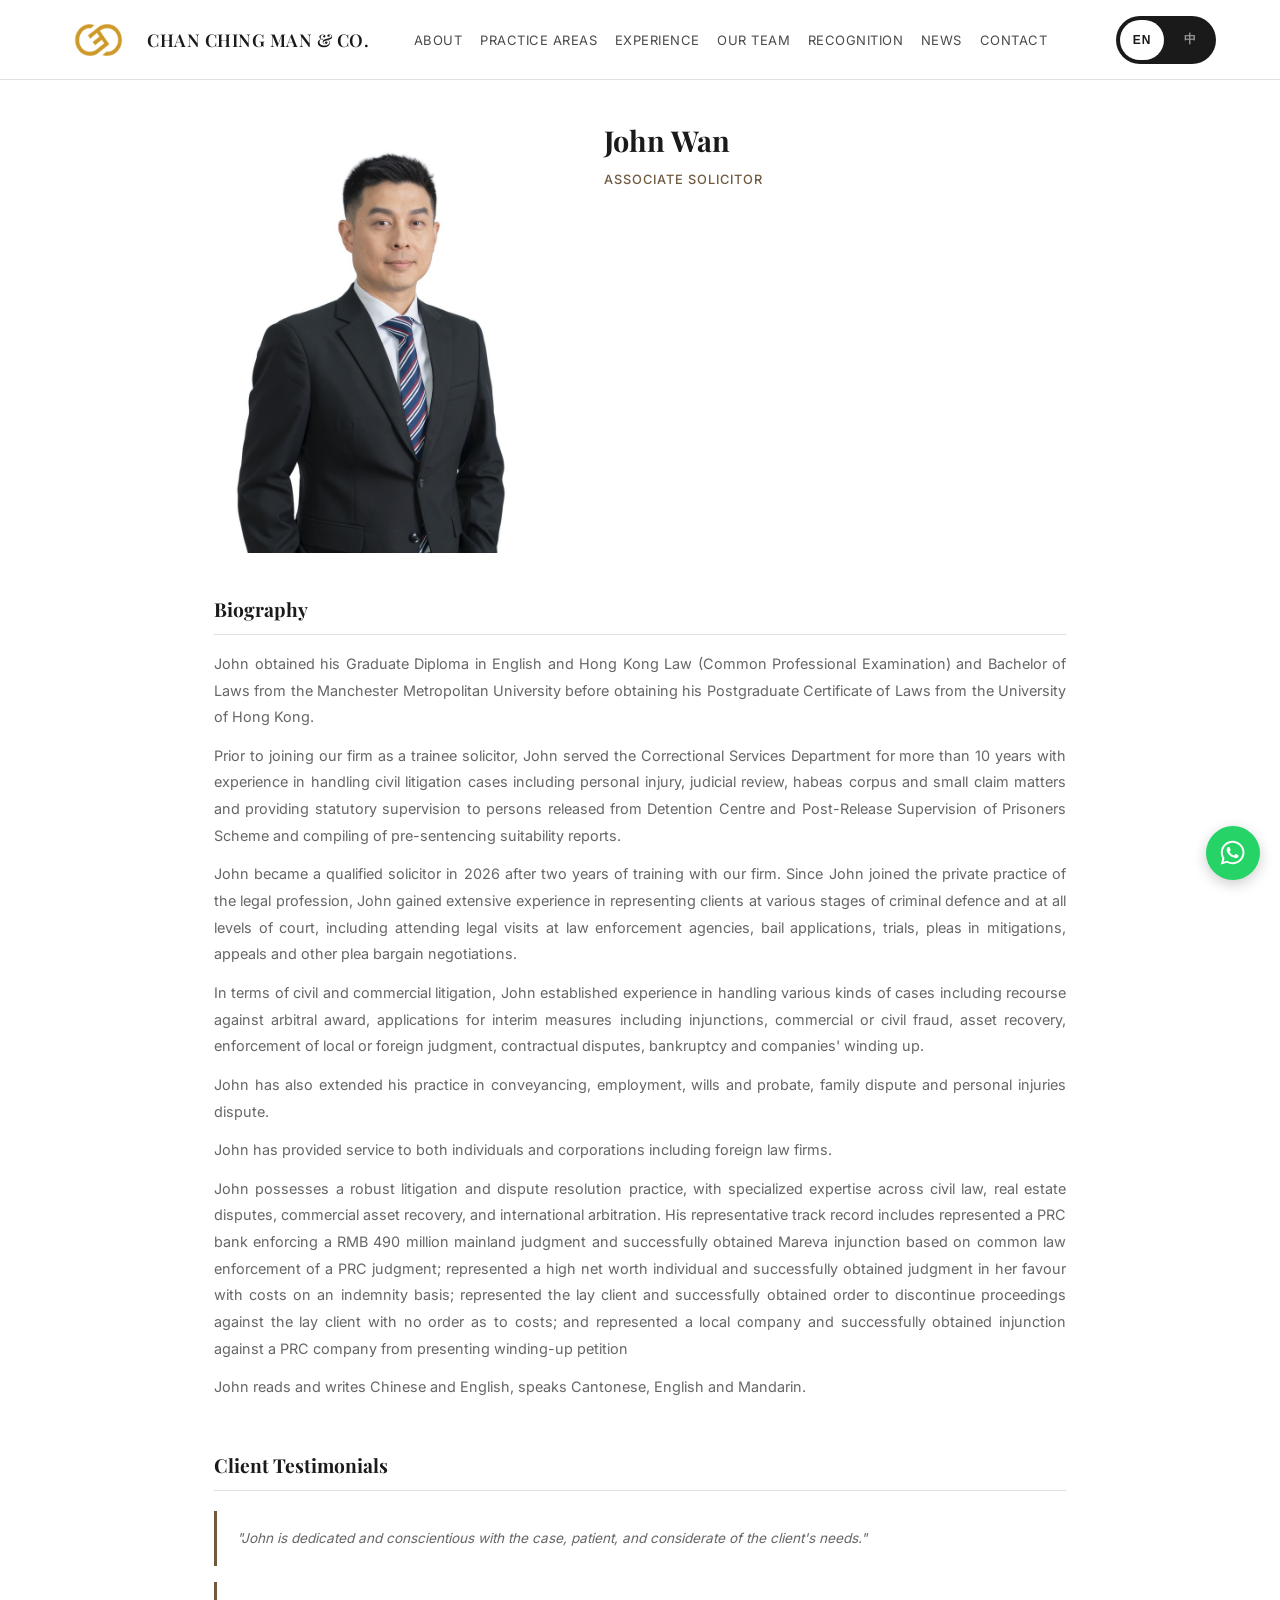
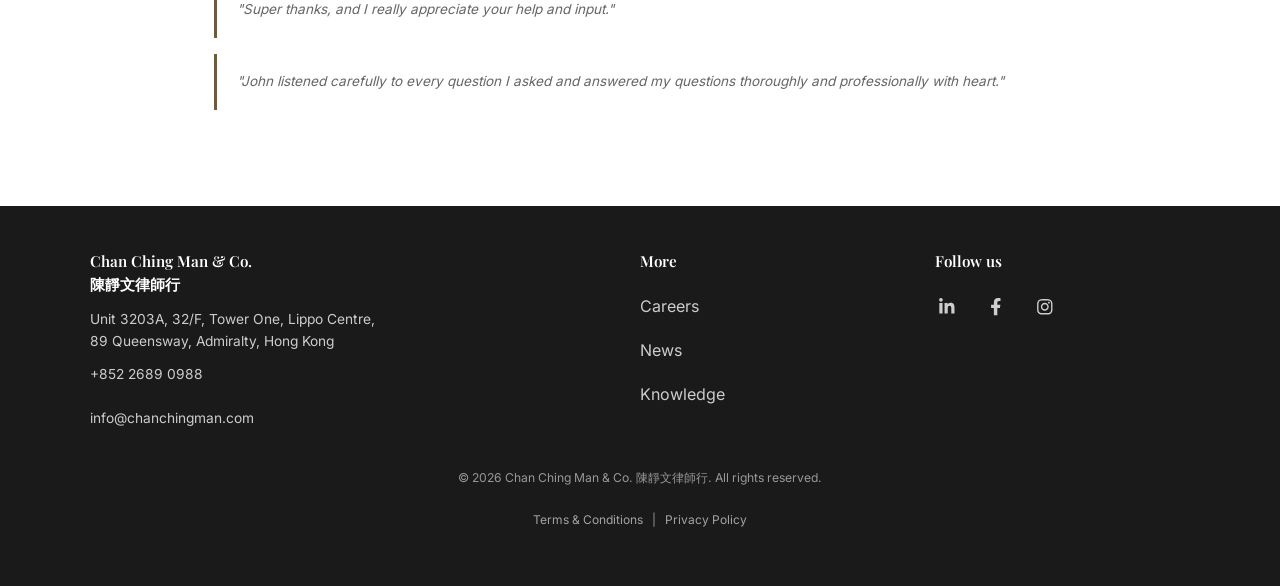
<file: team-john.html>
<!DOCTYPE html>
<html lang="en">
<head>
    <meta charset="UTF-8">
    <meta name="viewport" content="width=device-width, initial-scale=1.0">
    <meta http-equiv="Content-Security-Policy" content="default-src 'self'; base-uri 'self'; object-src 'none'; script-src 'self'; style-src 'self'; font-src 'self'; img-src 'self' data:; frame-src https://www.google.com; connect-src 'self'; worker-src 'self'; manifest-src 'self'; form-action 'self'; upgrade-insecure-requests">
    <meta name="referrer" content="strict-origin-when-cross-origin">
    <title>John 尹國鈞律師 | Chan Ching Man &amp; Co.</title>
    <meta name="description" content="John — Associate Solicitor at Chan Ching Man & Co., Hong Kong solicitors.">
    <meta name="robots" content="index, follow">
    <link rel="canonical" href="https://www.chanchingman.com/team-john.html">
    <link rel="icon" href="favicon.ico" sizes="any">
    <link rel="icon" type="image/png" sizes="32x32" href="icons/favicon-32.png">
    <link rel="apple-touch-icon" href="icons/apple-touch-icon.png">
    <link rel="stylesheet" href="fonts.css">
    <link rel="stylesheet" href="styles.css">
</head>
<body>
<a href="index.html#team" class="skip-link"><span class="en-inline">Skip to main content</span><span class="cn-inline">跳到主要內容</span></a>
<!-- Icons: Font Awesome Free 6.4.0 (CC BY 4.0, https://fontawesome.com/license/free), inlined as an SVG sprite -->
<svg xmlns="http://www.w3.org/2000/svg" class="svg-sprite" aria-hidden="true" focusable="false">
<symbol id="i-bars" viewBox="0 0 448 512"><path d="M0 96C0 78.3 14.3 64 32 64H416c17.7 0 32 14.3 32 32s-14.3 32-32 32H32C14.3 128 0 113.7 0 96zM0 256c0-17.7 14.3-32 32-32H416c17.7 0 32 14.3 32 32s-14.3 32-32 32H32c-17.7 0-32-14.3-32-32zM448 416c0 17.7-14.3 32-32 32H32c-17.7 0-32-14.3-32-32s14.3-32 32-32H416c17.7 0 32 14.3 32 32z"/></symbol>
<symbol id="i-globe" viewBox="0 0 512 512"><path d="M352 256c0 22.2-1.2 43.6-3.3 64H163.3c-2.2-20.4-3.3-41.8-3.3-64s1.2-43.6 3.3-64H348.7c2.2 20.4 3.3 41.8 3.3 64zm28.8-64H503.9c5.3 20.5 8.1 41.9 8.1 64s-2.8 43.5-8.1 64H380.8c2.1-20.6 3.2-42 3.2-64s-1.1-43.4-3.2-64zm112.6-32H376.7c-10-63.9-29.8-117.4-55.3-151.6c78.3 20.7 142 77.5 171.9 151.6zm-149.1 0H167.7c6.1-36.4 15.5-68.6 27-94.7c10.5-23.6 22.2-40.7 33.5-51.5C239.4 3.2 248.7 0 256 0s16.6 3.2 27.8 13.8c11.3 10.8 23 27.9 33.5 51.5c11.6 26 20.9 58.2 27 94.7zm-209 0H18.6C48.6 85.9 112.2 29.1 190.6 8.4C165.1 42.6 145.3 96.1 135.3 160zM8.1 192H131.2c-2.1 20.6-3.2 42-3.2 64s1.1 43.4 3.2 64H8.1C2.8 299.5 0 278.1 0 256s2.8-43.5 8.1-64zM194.7 446.6c-11.6-26-20.9-58.2-27-94.6H344.3c-6.1 36.4-15.5 68.6-27 94.6c-10.5 23.6-22.2 40.7-33.5 51.5C272.6 508.8 263.3 512 256 512s-16.6-3.2-27.8-13.8c-11.3-10.8-23-27.9-33.5-51.5zM135.3 352c10 63.9 29.8 117.4 55.3 151.6C112.2 482.9 48.6 426.1 18.6 352H135.3zm358.1 0c-30 74.1-93.6 130.9-171.9 151.6c25.5-34.2 45.2-87.7 55.3-151.6H493.4z"/></symbol>
<symbol id="i-map-marker-alt" viewBox="0 0 384 512"><path d="M215.7 499.2C267 435 384 279.4 384 192C384 86 298 0 192 0S0 86 0 192c0 87.4 117 243 168.3 307.2c12.3 15.3 35.1 15.3 47.4 0zM192 128a64 64 0 1 1 0 128 64 64 0 1 1 0-128z"/></symbol>
<symbol id="i-phone" viewBox="0 0 512 512"><path d="M164.9 24.6c-7.7-18.6-28-28.5-47.4-23.2l-88 24C12.1 30.2 0 46 0 64C0 311.4 200.6 512 448 512c18 0 33.8-12.1 38.6-29.5l24-88c5.3-19.4-4.6-39.7-23.2-47.4l-96-40c-16.3-6.8-35.2-2.1-46.3 11.6L304.7 368C234.3 334.7 177.3 277.7 144 207.3L193.3 167c13.7-11.2 18.4-30 11.6-46.3l-40-96z"/></symbol>
<symbol id="i-envelope" viewBox="0 0 512 512"><path d="M48 64C21.5 64 0 85.5 0 112c0 15.1 7.1 29.3 19.2 38.4L236.8 313.6c11.4 8.5 27 8.5 38.4 0L492.8 150.4c12.1-9.1 19.2-23.3 19.2-38.4c0-26.5-21.5-48-48-48H48zM0 176V384c0 35.3 28.7 64 64 64H448c35.3 0 64-28.7 64-64V176L294.4 339.2c-22.8 17.1-54 17.1-76.8 0L0 176z"/></symbol>
<symbol id="i-weixin" viewBox="0 0 576 512"><path d="M385.2 167.6c6.4 0 12.6.3 18.8 1.1C387.4 90.3 303.3 32 207.7 32 100.5 32 13 104.8 13 197.4c0 53.4 29.3 97.5 77.9 131.6l-19.3 58.6 68-34.1c24.4 4.8 43.8 9.7 68.2 9.7 6.2 0 12.1-.3 18.3-.8-4-12.9-6.2-26.6-6.2-40.8-.1-84.9 72.9-154 165.3-154zm-104.5-52.9c14.5 0 24.2 9.7 24.2 24.4 0 14.5-9.7 24.2-24.2 24.2-14.8 0-29.3-9.7-29.3-24.2.1-14.7 14.6-24.4 29.3-24.4zm-136.4 48.6c-14.5 0-29.3-9.7-29.3-24.2 0-14.8 14.8-24.4 29.3-24.4 14.8 0 24.4 9.7 24.4 24.4 0 14.6-9.6 24.2-24.4 24.2zM563 319.4c0-77.9-77.9-141.3-165.4-141.3-92.7 0-165.4 63.4-165.4 141.3S305 460.7 397.6 460.7c19.3 0 38.9-5.1 58.6-9.9l53.4 29.3-14.8-48.6C534 402.1 563 363.2 563 319.4zm-219.1-24.5c-9.7 0-19.3-9.7-19.3-19.6 0-9.7 9.7-19.3 19.3-19.3 14.8 0 24.4 9.7 24.4 19.3 0 10-9.7 19.6-24.4 19.6zm107.1 0c-9.7 0-19.3-9.7-19.3-19.6 0-9.7 9.7-19.3 19.3-19.3 14.5 0 24.4 9.7 24.4 19.3.1 10-9.9 19.6-24.4 19.6z"/></symbol>
<symbol id="i-chevron-down" viewBox="0 0 512 512"><path d="M233.4 406.6c12.5 12.5 32.8 12.5 45.3 0l192-192c12.5-12.5 12.5-32.8 0-45.3s-32.8-12.5-45.3 0L256 338.7 86.6 169.4c-12.5-12.5-32.8-12.5-45.3 0s-12.5 32.8 0 45.3l192 192z"/></symbol>
<symbol id="i-star" viewBox="0 0 576 512"><path d="M316.9 18C311.6 7 300.4 0 288.1 0s-23.4 7-28.8 18L195 150.3 51.4 171.5c-12 1.8-22 10.2-25.7 21.7s-.7 24.2 7.9 32.7L137.8 329 113.2 474.7c-2 12 3 24.2 12.9 31.3s23 8 33.8 2.3l128.3-68.5 128.3 68.5c10.8 5.7 23.9 4.9 33.8-2.3s14.9-19.3 12.9-31.3L438.5 329 542.7 225.9c8.6-8.5 11.7-21.2 7.9-32.7s-13.7-19.9-25.7-21.7L381.2 150.3 316.9 18z"/></symbol>
<symbol id="i-video" viewBox="0 0 576 512"><path d="M0 128C0 92.7 28.7 64 64 64H320c35.3 0 64 28.7 64 64V384c0 35.3-28.7 64-64 64H64c-35.3 0-64-28.7-64-64V128zM559.1 99.8c10.4 5.6 16.9 16.4 16.9 28.2V384c0 11.8-6.5 22.6-16.9 28.2s-23 5-32.9-1.6l-96-64L416 337.1V320 192 174.9l14.2-9.5 96-64c9.8-6.5 22.4-7.2 32.9-1.6z"/></symbol>
<symbol id="i-newspaper" viewBox="0 0 512 512"><path d="M96 96c0-35.3 28.7-64 64-64H448c35.3 0 64 28.7 64 64V416c0 35.3-28.7 64-64 64H80c-44.2 0-80-35.8-80-80V128c0-17.7 14.3-32 32-32s32 14.3 32 32V400c0 8.8 7.2 16 16 16s16-7.2 16-16V96zm64 24v80c0 13.3 10.7 24 24 24H296c13.3 0 24-10.7 24-24V120c0-13.3-10.7-24-24-24H184c-13.3 0-24 10.7-24 24zm208-8c0 8.8 7.2 16 16 16h48c8.8 0 16-7.2 16-16s-7.2-16-16-16H384c-8.8 0-16 7.2-16 16zm0 96c0 8.8 7.2 16 16 16h48c8.8 0 16-7.2 16-16s-7.2-16-16-16H384c-8.8 0-16 7.2-16 16zM160 304c0 8.8 7.2 16 16 16H432c8.8 0 16-7.2 16-16s-7.2-16-16-16H176c-8.8 0-16 7.2-16 16zm0 96c0 8.8 7.2 16 16 16H432c8.8 0 16-7.2 16-16s-7.2-16-16-16H176c-8.8 0-16 7.2-16 16z"/></symbol>
<symbol id="i-whatsapp" viewBox="0 0 448 512"><path d="M380.9 97.1C339 55.1 283.2 32 223.9 32c-122.4 0-222 99.6-222 222 0 39.1 10.2 77.3 29.6 111L0 480l117.7-30.9c32.4 17.7 68.9 27 106.1 27h.1c122.3 0 224.1-99.6 224.1-222 0-59.3-25.2-115-67.1-157zm-157 341.6c-33.2 0-65.7-8.9-94-25.7l-6.7-4-69.8 18.3L72 359.2l-4.4-7c-18.5-29.4-28.2-63.3-28.2-98.2 0-101.7 82.8-184.5 184.6-184.5 49.3 0 95.6 19.2 130.4 54.1 34.8 34.9 56.2 81.2 56.1 130.5 0 101.8-84.9 184.6-186.6 184.6zm101.2-138.2c-5.5-2.8-32.8-16.2-37.9-18-5.1-1.9-8.8-2.8-12.5 2.8-3.7 5.6-14.3 18-17.6 21.8-3.2 3.7-6.5 4.2-12 1.4-32.6-16.3-54-29.1-75.5-66-5.7-9.8 5.7-9.1 16.3-30.3 1.8-3.7.9-6.9-.5-9.7-1.4-2.8-12.5-30.1-17.1-41.2-4.5-10.8-9.1-9.3-12.5-9.5-3.2-.2-6.9-.2-10.6-.2-3.7 0-9.7 1.4-14.8 6.9-5.1 5.6-19.4 19-19.4 46.3 0 27.3 19.9 53.7 22.6 57.4 2.8 3.7 39.1 59.7 94.8 83.8 35.2 15.2 49 16.5 66.6 13.9 10.7-1.6 32.8-13.4 37.4-26.4 4.6-13 4.6-24.1 3.2-26.4-1.3-2.5-5-3.9-10.5-6.6z"/></symbol>
<symbol id="i-arrow-up" viewBox="0 0 384 512"><path d="M214.6 41.4c-12.5-12.5-32.8-12.5-45.3 0l-160 160c-12.5 12.5-12.5 32.8 0 45.3s32.8 12.5 45.3 0L160 141.2V448c0 17.7 14.3 32 32 32s32-14.3 32-32V141.2L329.4 246.6c12.5 12.5 32.8 12.5 45.3 0s12.5-32.8 0-45.3l-160-160z"/></symbol>
<symbol id="i-linkedin-in" viewBox="0 0 448 512"><path d="M100.28 448H7.4V148.9h92.88zM53.79 108.1C24.09 108.1 0 83.5 0 53.8a53.79 53.79 0 0 1 107.58 0c0 29.7-24.1 54.3-53.79 54.3zM447.9 448h-92.68V302.4c0-34.7-.7-79.2-48.29-79.2-48.29 0-55.69 37.7-55.69 76.7V448h-92.78V148.9h89.08v40.8h1.3c12.4-23.5 42.69-48.3 87.88-48.3 94 0 111.28 61.9 111.28 142.3V448z"/></symbol>
<symbol id="i-facebook-f" viewBox="0 0 320 512"><path d="M279.14 288l14.22-92.66h-88.91v-60.13c0-25.35 12.42-50.06 52.24-50.06h40.42V6.26S260.43 0 225.36 0c-73.22 0-121.08 44.38-121.08 124.72v70.62H22.89V288h81.39v224h100.17V288z"/></symbol>
<symbol id="i-instagram" viewBox="0 0 448 512"><path d="M224.1 141c-63.6 0-114.9 51.3-114.9 114.9s51.3 114.9 114.9 114.9S339 319.5 339 255.9 287.7 141 224.1 141zm0 189.6c-41.1 0-74.7-33.5-74.7-74.7s33.5-74.7 74.7-74.7 74.7 33.5 74.7 74.7-33.6 74.7-74.7 74.7zm146.4-194.3c0 14.9-12 26.8-26.8 26.8-14.9 0-26.8-12-26.8-26.8s12-26.8 26.8-26.8 26.8 12 26.8 26.8zm76.1 27.2c-1.7-35.9-9.9-67.7-36.2-93.9-26.2-26.2-58-34.4-93.9-36.2-37-2.1-147.9-2.1-184.9 0-35.8 1.7-67.6 9.9-93.9 36.1s-34.4 58-36.2 93.9c-2.1 37-2.1 147.9 0 184.9 1.7 35.9 9.9 67.7 36.2 93.9s58 34.4 93.9 36.2c37 2.1 147.9 2.1 184.9 0 35.9-1.7 67.7-9.9 93.9-36.2 26.2-26.2 34.4-58 36.2-93.9 2.1-37 2.1-147.8 0-184.8zM398.8 388c-7.8 19.6-22.9 34.7-42.6 42.6-29.5 11.7-99.5 9-132.1 9s-102.7 2.6-132.1-9c-19.6-7.8-34.7-22.9-42.6-42.6-11.7-29.5-9-99.5-9-132.1s-2.6-102.7 9-132.1c7.8-19.6 22.9-34.7 42.6-42.6 29.5-11.7 99.5-9 132.1-9s102.7-2.6 132.1 9c19.6 7.8 34.7 22.9 42.6 42.6 11.7 29.5 9 99.5 9 132.1s2.7 102.7-9 132.1z"/></symbol>
</svg>

<nav>
    <a class="nav-brand" href="index.html" aria-label="Chan Ching Man & Co. — Home">
        <img src="images/site/logo.png" alt="CCM Logo" class="nav-logo" decoding="async" width="69" height="46">
        <div class="nav-text">
            <h1>CHAN CHING MAN & CO.</h1>
            <span class="en">Solicitors · Agent for Trade Marks & Patents</span>
            <span class="cn">律師行 · 商標及專利代理</span>
        </div>
    </a>
    <ul class="nav-links" id="navLinks">
        <li><a href="index.html#about"><span class="en-inline">About</span><span class="cn-inline">關於我們</span></a></li>
        <li><a href="index.html#practice"><span class="en-inline">Practice Areas</span><span class="cn-inline">業務範疇</span></a></li>
        <li><a href="index.html#experience"><span class="en-inline">Experience</span><span class="cn-inline">精選案例</span></a></li>
        <li><a href="index.html#team"><span class="en-inline">Our Team</span><span class="cn-inline">我們的團隊</span></a></li>
        <li><a href="index.html#awards"><span class="en-inline">Recognition</span><span class="cn-inline">獎項</span></a></li>
        <li><a href="index.html#news"><span class="en-inline">News</span><span class="cn-inline">最新消息</span></a></li>
        <li><a href="index.html#contact"><span class="en-inline">Contact</span><span class="cn-inline">聯絡我們</span></a></li>
    </ul>
    <div class="nav-actions">
        <div class="lang-toggle" role="group" aria-label="Language / 語言">
            <button type="button" class="lang-btn active" data-lang="en" aria-pressed="true" lang="en">EN</button>
            <button type="button" class="lang-btn" data-lang="zh" aria-pressed="false" lang="zh-Hant">中</button>
        </div>
        <button type="button" class="nav-toggle" id="navToggle" aria-label="Menu" aria-expanded="false" aria-controls="navLinks">
            <svg class="ico ico-bars" aria-hidden="true" focusable="false"><use href="#i-bars"/></svg>
        </button>
    </div>
</nav>

<!-- Profile Page -->
<div class="profile-page">
    <a class="back-link" href="index.html#team"><svg class="ico ico-arrow-up ico-back" aria-hidden="true" focusable="false"><use href="#i-arrow-up"/></svg><span class="en-inline">Back to Team</span><span class="cn-inline">返回團隊</span></a>
    <div class="profile-header">
        <img class="profile-photo" src="images/team/john.jpg?v=7" alt="John" decoding="async">
        <div>
            <h1 class="profile-name"><span class="en-inline">John Wan</span><span class="cn-inline">尹國鈞律師</span></h1>
            <div class="profile-title"><span class="en-inline">Associate Solicitor</span><span class="cn-inline">助理律師</span></div>
        </div>
    </div>
    <div class="profile-bio">
        <h3><span class="en-inline">Biography</span><span class="cn-inline">簡歷</span></h3>
                <p class="en">John obtained his Graduate Diploma in English and Hong Kong Law (Common Professional Examination) and Bachelor of Laws from the Manchester Metropolitan University before obtaining his Postgraduate Certificate of Laws from the University of Hong Kong.</p>
                <p class="en">Prior to joining our firm as a trainee solicitor, John served the Correctional Services Department for more than 10 years with experience in handling civil litigation cases including personal injury, judicial review, habeas corpus and small claim matters and providing statutory supervision to persons released from Detention Centre and Post-Release Supervision of Prisoners Scheme and compiling of pre-sentencing suitability reports.</p>
                <p class="en">John became a qualified solicitor in 2026 after two years of training with our firm. Since John joined the private practice of the legal profession, John gained extensive experience in representing clients at various stages of criminal defence and at all levels of court, including attending legal visits at law enforcement agencies, bail applications, trials, pleas in mitigations, appeals and other plea bargain negotiations.</p>
                <p class="en">In terms of civil and commercial litigation, John established experience in handling various kinds of cases including recourse against arbitral award, applications for interim measures including injunctions, commercial or civil fraud, asset recovery, enforcement of local or foreign judgment, contractual disputes, bankruptcy and companies' winding up.</p>
                <p class="en">John has also extended his practice in conveyancing, employment, wills and probate, family dispute and personal injuries dispute.</p>
                <p class="en">John has provided service to both individuals and corporations including foreign law firms.</p>
                <p class="en">John possesses a robust litigation and dispute resolution practice, with specialized expertise across civil law, real estate disputes, commercial asset recovery, and international arbitration. His representative track record includes represented a PRC bank enforcing a RMB 490 million mainland judgment and successfully obtained Mareva injunction based on common law enforcement of a PRC judgment; represented a high net worth individual and successfully obtained judgment in her favour with costs on an indemnity basis; represented the lay client and successfully obtained order to discontinue proceedings against the lay client with no order as to costs; and represented a local company and successfully obtained injunction against a PRC company from presenting winding-up petition</p>
                <p class="en">John reads and writes Chinese and English, speaks Cantonese, English and Mandarin.</p>
                <p class="cn">在香港大學獲得法學專業證書前，尹國鈞律師在曼徹斯特都會大學分別獲得英格蘭及香港法律深造文憑及法律學士學位。</p>
                <p class="cn">加入本行擔任實習律師之前，尹國鈞律師曾在懲教署工作10年，擁有處理民事訴訟案件的豐富經驗，包括人身傷害、司法覆核、人身保護令及小額錢債事宜，並負責為從勞教中心及監管釋囚計劃下釋放的人士提供善後輔導監管服務，以及撰寫判前評估適合性報告。</p>
                <p class="cn">從香港大學獲得法學專業證書後，尹國鈞律師正式於2023年11月加入本行擔任實習律師，於本行完成兩年實習律師培訓，並於2026年獲得香港律師資格。</p>
                <p class="cn">自尹國鈞律師投身私人執業後，他在刑事辯護方面累積了豐富經驗，曾於各級法院及不同訴訟階段代表客戶，包括到執法機構進行法律探訪、保釋申請、審訊、求情、上訴，以及其他答辯商討。</p>
                <p class="cn">在民事及商業訴訟方面，尹國鈞律師處理過各類案件，包括就仲裁裁決的追訴、非正審申請（包括禁制令）、商業或民事欺詐、資產追回、執行本地或外地判決、合約爭議、破產及公司清盤等。尹國鈞律師亦將業務擴展至物業轉讓、僱傭、遺囑及遺產承辦、婚姻事務爭議及人身傷害爭議等範疇。</p>
                <p class="cn">尹國鈞律師曾為個人客戶及公司客戶（包括外地律師行）提供法律服務。</p>
                <p class="cn">尹國鈞律師擁有豐富的訴訟和爭議解決經驗，尤其擅長家庭法、房地產糾紛、商業資產追回和國際仲裁。他的代表性案例包括代表一家內地銀行，申請執行一項人民幣4.9億元的內地判決，並成功根據普通法執行內地判決的原則，取得資產凍結令；代表一位高淨值人士，成功取得判決，並獲法庭頒令對方以彌償基準支付訟費；代表當事人成功申請中止針對當事人的訴訟程序，並獲法庭頒令訟費不作命令；及代表一家本地公司成功取得禁制令禁止一家內地公司提出清盤呈請。</p>
                <p class="cn">尹國鈞律師閱讀及書寫中文及英文，說廣東話、英文及普通話。</p>
    </div>
    <div class="testimonials-section">
        <h3><span class="en-inline">Client Testimonials</span><span class="cn-inline">客戶評價</span></h3>
            <div class="testimonial-item"><p class="en">"John is dedicated and conscientious with the case, patient, and considerate of the client's needs."</p><p class="cn">"尹律師對案件盡責上心，有耐心及體貼客人的需要。"</p></div>
            <div class="testimonial-item"><p class="en">"Super thanks, and I really appreciate your help and input."</p><p class="cn">"非常感謝您提供的協助與寶貴意見。"</p></div>
            <div class="testimonial-item"><p class="en">"John listened carefully to every question I asked and answered my questions thoroughly and professionally with heart."</p><p class="cn">"尹律師細心聆聽我提出的每一個問題，並以專業、用心的態度詳盡地回答我的疑問。"</p></div>
    </div>
</div>

<!-- Floating buttons -->
<a class="whatsapp-float" href="https://wa.me/85226890988" target="_blank" rel="noopener" aria-label="WhatsApp">
    <svg class="ico ico-whatsapp" aria-hidden="true" focusable="false"><use href="#i-whatsapp"/></svg>
</a>
<button type="button" class="scroll-top" id="scrollTop" aria-label="Back to top">
    <svg class="ico ico-arrow-up" aria-hidden="true" focusable="false"><use href="#i-arrow-up"/></svg>
</button>

<footer>
    <div class="footer-grid">
        <div class="footer-col">
            <h4>Chan Ching Man &amp; Co.<br><span class="cn-inline-always">陳靜文律師行</span></h4>
            <p class="en"><a href="https://www.google.com/maps/search/?api=1&amp;query=Lippo+Centre+Tower+One+89+Queensway+Admiralty+Hong+Kong" target="_blank" rel="noopener">Unit 3203A, 32/F, Tower One, Lippo Centre,<br>89 Queensway, Admiralty, Hong Kong</a></p>
            <p class="cn"><a href="https://www.google.com/maps/search/?api=1&amp;query=Lippo+Centre+Tower+One+89+Queensway+Admiralty+Hong+Kong" target="_blank" rel="noopener">香港金鐘道89號力寶中心一座32樓3203A室</a></p>
            <p><a href="tel:+85226890988">+852 2689 0988</a></p>
            <p><a href="index.html#enquiry" class="js-email" data-u="info" data-d="chanchingman.com">info [at] chanchingman.com</a></p>
        </div>
        <div class="footer-col">
            <h4><span class="en-inline">More</span><span class="cn-inline">更多</span></h4>
            <ul class="footer-links">
                <li><a href="index.html#careers"><span class="en-inline">Careers</span><span class="cn-inline">招募人才</span></a></li>
                <li><a href="index.html#news"><span class="en-inline">News</span><span class="cn-inline">最新消息</span></a></li>
                <li><a href="index.html#blog"><span class="en-inline">Knowledge</span><span class="cn-inline">法律知識</span></a></li>
            </ul>
        </div>
        <div class="footer-col">
            <h4><span class="en-inline">Follow us</span><span class="cn-inline">關注我們</span></h4>
            <div class="social-links">
        <a href="https://www.linkedin.com/company/74681253/" target="_blank" rel="noopener" aria-label="LinkedIn"><svg class="ico ico-linkedin-in" aria-hidden="true" focusable="false"><use href="#i-linkedin-in"/></svg></a>
        <a href="https://www.facebook.com/ccmsolicitor" target="_blank" rel="noopener" aria-label="Facebook"><svg class="ico ico-facebook-f" aria-hidden="true" focusable="false"><use href="#i-facebook-f"/></svg></a>
        <a href="https://www.instagram.com/ccmsolicitors/" target="_blank" rel="noopener" aria-label="Instagram"><svg class="ico ico-instagram" aria-hidden="true" focusable="false"><use href="#i-instagram"/></svg></a>
    </div>
        </div>
    </div>
    <p>&copy; 2026 Chan Ching Man & Co. 陳靜文律師行. All rights reserved.</p>
    <p class="footer-legal"><a href="#" data-legal-open="terms"><span class="en-inline">Terms &amp; Conditions</span><span class="cn-inline">條款及細則</span></a> | <a href="#" data-legal-open="privacy"><span class="en-inline">Privacy Policy</span><span class="cn-inline">私隱政策</span></a></p>
</footer>

<script src="script.js"></script>
</body>
</html>
</file>
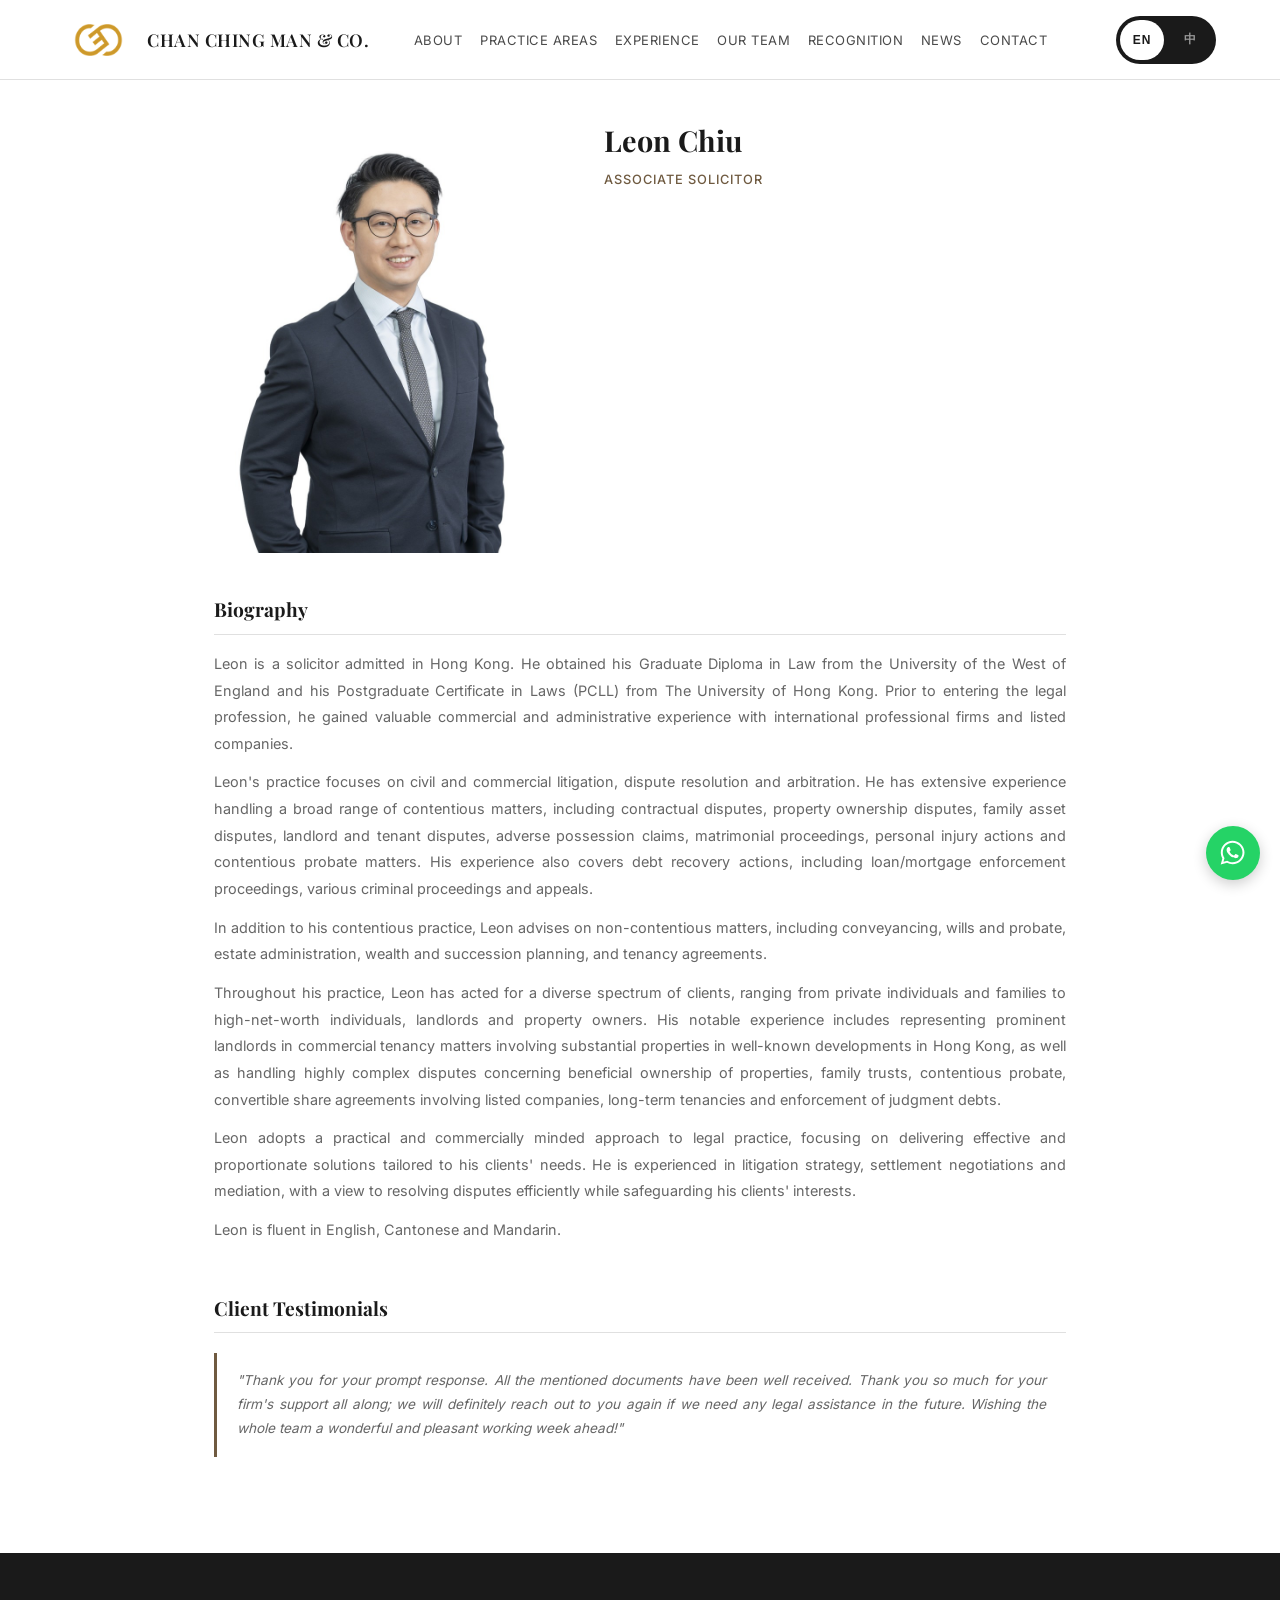
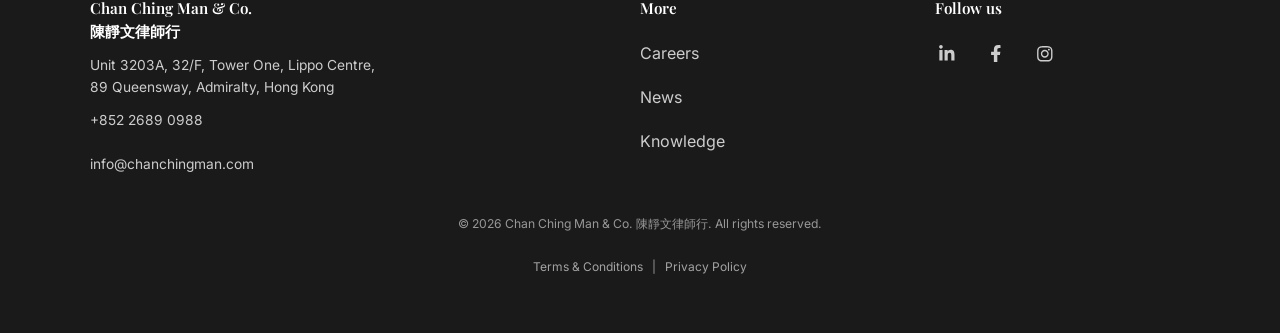
<file: team-leon.html>
<!DOCTYPE html>
<html lang="en">
<head>
    <meta charset="UTF-8">
    <meta name="viewport" content="width=device-width, initial-scale=1.0">
    <meta http-equiv="Content-Security-Policy" content="default-src 'self'; base-uri 'self'; object-src 'none'; script-src 'self'; style-src 'self'; font-src 'self'; img-src 'self' data:; frame-src https://www.google.com; connect-src 'self'; worker-src 'self'; manifest-src 'self'; form-action 'self'; upgrade-insecure-requests">
    <meta name="referrer" content="strict-origin-when-cross-origin">
    <title>Leon 趙英安律師 | Chan Ching Man &amp; Co.</title>
    <meta name="description" content="Leon — Associate Solicitor at Chan Ching Man & Co., Hong Kong solicitors.">
    <meta name="robots" content="index, follow">
    <link rel="canonical" href="https://www.chanchingman.com/team-leon.html">
    <link rel="icon" href="favicon.ico" sizes="any">
    <link rel="icon" type="image/png" sizes="32x32" href="icons/favicon-32.png">
    <link rel="apple-touch-icon" href="icons/apple-touch-icon.png">
    <link rel="stylesheet" href="fonts.css">
    <link rel="stylesheet" href="styles.css">
</head>
<body>
<a href="index.html#team" class="skip-link"><span class="en-inline">Skip to main content</span><span class="cn-inline">跳到主要內容</span></a>
<!-- Icons: Font Awesome Free 6.4.0 (CC BY 4.0, https://fontawesome.com/license/free), inlined as an SVG sprite -->
<svg xmlns="http://www.w3.org/2000/svg" class="svg-sprite" aria-hidden="true" focusable="false">
<symbol id="i-bars" viewBox="0 0 448 512"><path d="M0 96C0 78.3 14.3 64 32 64H416c17.7 0 32 14.3 32 32s-14.3 32-32 32H32C14.3 128 0 113.7 0 96zM0 256c0-17.7 14.3-32 32-32H416c17.7 0 32 14.3 32 32s-14.3 32-32 32H32c-17.7 0-32-14.3-32-32zM448 416c0 17.7-14.3 32-32 32H32c-17.7 0-32-14.3-32-32s14.3-32 32-32H416c17.7 0 32 14.3 32 32z"/></symbol>
<symbol id="i-globe" viewBox="0 0 512 512"><path d="M352 256c0 22.2-1.2 43.6-3.3 64H163.3c-2.2-20.4-3.3-41.8-3.3-64s1.2-43.6 3.3-64H348.7c2.2 20.4 3.3 41.8 3.3 64zm28.8-64H503.9c5.3 20.5 8.1 41.9 8.1 64s-2.8 43.5-8.1 64H380.8c2.1-20.6 3.2-42 3.2-64s-1.1-43.4-3.2-64zm112.6-32H376.7c-10-63.9-29.8-117.4-55.3-151.6c78.3 20.7 142 77.5 171.9 151.6zm-149.1 0H167.7c6.1-36.4 15.5-68.6 27-94.7c10.5-23.6 22.2-40.7 33.5-51.5C239.4 3.2 248.7 0 256 0s16.6 3.2 27.8 13.8c11.3 10.8 23 27.9 33.5 51.5c11.6 26 20.9 58.2 27 94.7zm-209 0H18.6C48.6 85.9 112.2 29.1 190.6 8.4C165.1 42.6 145.3 96.1 135.3 160zM8.1 192H131.2c-2.1 20.6-3.2 42-3.2 64s1.1 43.4 3.2 64H8.1C2.8 299.5 0 278.1 0 256s2.8-43.5 8.1-64zM194.7 446.6c-11.6-26-20.9-58.2-27-94.6H344.3c-6.1 36.4-15.5 68.6-27 94.6c-10.5 23.6-22.2 40.7-33.5 51.5C272.6 508.8 263.3 512 256 512s-16.6-3.2-27.8-13.8c-11.3-10.8-23-27.9-33.5-51.5zM135.3 352c10 63.9 29.8 117.4 55.3 151.6C112.2 482.9 48.6 426.1 18.6 352H135.3zm358.1 0c-30 74.1-93.6 130.9-171.9 151.6c25.5-34.2 45.2-87.7 55.3-151.6H493.4z"/></symbol>
<symbol id="i-map-marker-alt" viewBox="0 0 384 512"><path d="M215.7 499.2C267 435 384 279.4 384 192C384 86 298 0 192 0S0 86 0 192c0 87.4 117 243 168.3 307.2c12.3 15.3 35.1 15.3 47.4 0zM192 128a64 64 0 1 1 0 128 64 64 0 1 1 0-128z"/></symbol>
<symbol id="i-phone" viewBox="0 0 512 512"><path d="M164.9 24.6c-7.7-18.6-28-28.5-47.4-23.2l-88 24C12.1 30.2 0 46 0 64C0 311.4 200.6 512 448 512c18 0 33.8-12.1 38.6-29.5l24-88c5.3-19.4-4.6-39.7-23.2-47.4l-96-40c-16.3-6.8-35.2-2.1-46.3 11.6L304.7 368C234.3 334.7 177.3 277.7 144 207.3L193.3 167c13.7-11.2 18.4-30 11.6-46.3l-40-96z"/></symbol>
<symbol id="i-envelope" viewBox="0 0 512 512"><path d="M48 64C21.5 64 0 85.5 0 112c0 15.1 7.1 29.3 19.2 38.4L236.8 313.6c11.4 8.5 27 8.5 38.4 0L492.8 150.4c12.1-9.1 19.2-23.3 19.2-38.4c0-26.5-21.5-48-48-48H48zM0 176V384c0 35.3 28.7 64 64 64H448c35.3 0 64-28.7 64-64V176L294.4 339.2c-22.8 17.1-54 17.1-76.8 0L0 176z"/></symbol>
<symbol id="i-weixin" viewBox="0 0 576 512"><path d="M385.2 167.6c6.4 0 12.6.3 18.8 1.1C387.4 90.3 303.3 32 207.7 32 100.5 32 13 104.8 13 197.4c0 53.4 29.3 97.5 77.9 131.6l-19.3 58.6 68-34.1c24.4 4.8 43.8 9.7 68.2 9.7 6.2 0 12.1-.3 18.3-.8-4-12.9-6.2-26.6-6.2-40.8-.1-84.9 72.9-154 165.3-154zm-104.5-52.9c14.5 0 24.2 9.7 24.2 24.4 0 14.5-9.7 24.2-24.2 24.2-14.8 0-29.3-9.7-29.3-24.2.1-14.7 14.6-24.4 29.3-24.4zm-136.4 48.6c-14.5 0-29.3-9.7-29.3-24.2 0-14.8 14.8-24.4 29.3-24.4 14.8 0 24.4 9.7 24.4 24.4 0 14.6-9.6 24.2-24.4 24.2zM563 319.4c0-77.9-77.9-141.3-165.4-141.3-92.7 0-165.4 63.4-165.4 141.3S305 460.7 397.6 460.7c19.3 0 38.9-5.1 58.6-9.9l53.4 29.3-14.8-48.6C534 402.1 563 363.2 563 319.4zm-219.1-24.5c-9.7 0-19.3-9.7-19.3-19.6 0-9.7 9.7-19.3 19.3-19.3 14.8 0 24.4 9.7 24.4 19.3 0 10-9.7 19.6-24.4 19.6zm107.1 0c-9.7 0-19.3-9.7-19.3-19.6 0-9.7 9.7-19.3 19.3-19.3 14.5 0 24.4 9.7 24.4 19.3.1 10-9.9 19.6-24.4 19.6z"/></symbol>
<symbol id="i-chevron-down" viewBox="0 0 512 512"><path d="M233.4 406.6c12.5 12.5 32.8 12.5 45.3 0l192-192c12.5-12.5 12.5-32.8 0-45.3s-32.8-12.5-45.3 0L256 338.7 86.6 169.4c-12.5-12.5-32.8-12.5-45.3 0s-12.5 32.8 0 45.3l192 192z"/></symbol>
<symbol id="i-star" viewBox="0 0 576 512"><path d="M316.9 18C311.6 7 300.4 0 288.1 0s-23.4 7-28.8 18L195 150.3 51.4 171.5c-12 1.8-22 10.2-25.7 21.7s-.7 24.2 7.9 32.7L137.8 329 113.2 474.7c-2 12 3 24.2 12.9 31.3s23 8 33.8 2.3l128.3-68.5 128.3 68.5c10.8 5.7 23.9 4.9 33.8-2.3s14.9-19.3 12.9-31.3L438.5 329 542.7 225.9c8.6-8.5 11.7-21.2 7.9-32.7s-13.7-19.9-25.7-21.7L381.2 150.3 316.9 18z"/></symbol>
<symbol id="i-video" viewBox="0 0 576 512"><path d="M0 128C0 92.7 28.7 64 64 64H320c35.3 0 64 28.7 64 64V384c0 35.3-28.7 64-64 64H64c-35.3 0-64-28.7-64-64V128zM559.1 99.8c10.4 5.6 16.9 16.4 16.9 28.2V384c0 11.8-6.5 22.6-16.9 28.2s-23 5-32.9-1.6l-96-64L416 337.1V320 192 174.9l14.2-9.5 96-64c9.8-6.5 22.4-7.2 32.9-1.6z"/></symbol>
<symbol id="i-newspaper" viewBox="0 0 512 512"><path d="M96 96c0-35.3 28.7-64 64-64H448c35.3 0 64 28.7 64 64V416c0 35.3-28.7 64-64 64H80c-44.2 0-80-35.8-80-80V128c0-17.7 14.3-32 32-32s32 14.3 32 32V400c0 8.8 7.2 16 16 16s16-7.2 16-16V96zm64 24v80c0 13.3 10.7 24 24 24H296c13.3 0 24-10.7 24-24V120c0-13.3-10.7-24-24-24H184c-13.3 0-24 10.7-24 24zm208-8c0 8.8 7.2 16 16 16h48c8.8 0 16-7.2 16-16s-7.2-16-16-16H384c-8.8 0-16 7.2-16 16zm0 96c0 8.8 7.2 16 16 16h48c8.8 0 16-7.2 16-16s-7.2-16-16-16H384c-8.8 0-16 7.2-16 16zM160 304c0 8.8 7.2 16 16 16H432c8.8 0 16-7.2 16-16s-7.2-16-16-16H176c-8.8 0-16 7.2-16 16zm0 96c0 8.8 7.2 16 16 16H432c8.8 0 16-7.2 16-16s-7.2-16-16-16H176c-8.8 0-16 7.2-16 16z"/></symbol>
<symbol id="i-whatsapp" viewBox="0 0 448 512"><path d="M380.9 97.1C339 55.1 283.2 32 223.9 32c-122.4 0-222 99.6-222 222 0 39.1 10.2 77.3 29.6 111L0 480l117.7-30.9c32.4 17.7 68.9 27 106.1 27h.1c122.3 0 224.1-99.6 224.1-222 0-59.3-25.2-115-67.1-157zm-157 341.6c-33.2 0-65.7-8.9-94-25.7l-6.7-4-69.8 18.3L72 359.2l-4.4-7c-18.5-29.4-28.2-63.3-28.2-98.2 0-101.7 82.8-184.5 184.6-184.5 49.3 0 95.6 19.2 130.4 54.1 34.8 34.9 56.2 81.2 56.1 130.5 0 101.8-84.9 184.6-186.6 184.6zm101.2-138.2c-5.5-2.8-32.8-16.2-37.9-18-5.1-1.9-8.8-2.8-12.5 2.8-3.7 5.6-14.3 18-17.6 21.8-3.2 3.7-6.5 4.2-12 1.4-32.6-16.3-54-29.1-75.5-66-5.7-9.8 5.7-9.1 16.3-30.3 1.8-3.7.9-6.9-.5-9.7-1.4-2.8-12.5-30.1-17.1-41.2-4.5-10.8-9.1-9.3-12.5-9.5-3.2-.2-6.9-.2-10.6-.2-3.7 0-9.7 1.4-14.8 6.9-5.1 5.6-19.4 19-19.4 46.3 0 27.3 19.9 53.7 22.6 57.4 2.8 3.7 39.1 59.7 94.8 83.8 35.2 15.2 49 16.5 66.6 13.9 10.7-1.6 32.8-13.4 37.4-26.4 4.6-13 4.6-24.1 3.2-26.4-1.3-2.5-5-3.9-10.5-6.6z"/></symbol>
<symbol id="i-arrow-up" viewBox="0 0 384 512"><path d="M214.6 41.4c-12.5-12.5-32.8-12.5-45.3 0l-160 160c-12.5 12.5-12.5 32.8 0 45.3s32.8 12.5 45.3 0L160 141.2V448c0 17.7 14.3 32 32 32s32-14.3 32-32V141.2L329.4 246.6c12.5 12.5 32.8 12.5 45.3 0s12.5-32.8 0-45.3l-160-160z"/></symbol>
<symbol id="i-linkedin-in" viewBox="0 0 448 512"><path d="M100.28 448H7.4V148.9h92.88zM53.79 108.1C24.09 108.1 0 83.5 0 53.8a53.79 53.79 0 0 1 107.58 0c0 29.7-24.1 54.3-53.79 54.3zM447.9 448h-92.68V302.4c0-34.7-.7-79.2-48.29-79.2-48.29 0-55.69 37.7-55.69 76.7V448h-92.78V148.9h89.08v40.8h1.3c12.4-23.5 42.69-48.3 87.88-48.3 94 0 111.28 61.9 111.28 142.3V448z"/></symbol>
<symbol id="i-facebook-f" viewBox="0 0 320 512"><path d="M279.14 288l14.22-92.66h-88.91v-60.13c0-25.35 12.42-50.06 52.24-50.06h40.42V6.26S260.43 0 225.36 0c-73.22 0-121.08 44.38-121.08 124.72v70.62H22.89V288h81.39v224h100.17V288z"/></symbol>
<symbol id="i-instagram" viewBox="0 0 448 512"><path d="M224.1 141c-63.6 0-114.9 51.3-114.9 114.9s51.3 114.9 114.9 114.9S339 319.5 339 255.9 287.7 141 224.1 141zm0 189.6c-41.1 0-74.7-33.5-74.7-74.7s33.5-74.7 74.7-74.7 74.7 33.5 74.7 74.7-33.6 74.7-74.7 74.7zm146.4-194.3c0 14.9-12 26.8-26.8 26.8-14.9 0-26.8-12-26.8-26.8s12-26.8 26.8-26.8 26.8 12 26.8 26.8zm76.1 27.2c-1.7-35.9-9.9-67.7-36.2-93.9-26.2-26.2-58-34.4-93.9-36.2-37-2.1-147.9-2.1-184.9 0-35.8 1.7-67.6 9.9-93.9 36.1s-34.4 58-36.2 93.9c-2.1 37-2.1 147.9 0 184.9 1.7 35.9 9.9 67.7 36.2 93.9s58 34.4 93.9 36.2c37 2.1 147.9 2.1 184.9 0 35.9-1.7 67.7-9.9 93.9-36.2 26.2-26.2 34.4-58 36.2-93.9 2.1-37 2.1-147.8 0-184.8zM398.8 388c-7.8 19.6-22.9 34.7-42.6 42.6-29.5 11.7-99.5 9-132.1 9s-102.7 2.6-132.1-9c-19.6-7.8-34.7-22.9-42.6-42.6-11.7-29.5-9-99.5-9-132.1s-2.6-102.7 9-132.1c7.8-19.6 22.9-34.7 42.6-42.6 29.5-11.7 99.5-9 132.1-9s102.7-2.6 132.1 9c19.6 7.8 34.7 22.9 42.6 42.6 11.7 29.5 9 99.5 9 132.1s2.7 102.7-9 132.1z"/></symbol>
</svg>

<nav>
    <a class="nav-brand" href="index.html" aria-label="Chan Ching Man & Co. — Home">
        <img src="images/site/logo.png" alt="CCM Logo" class="nav-logo" decoding="async" width="69" height="46">
        <div class="nav-text">
            <h1>CHAN CHING MAN & CO.</h1>
            <span class="en">Solicitors · Agent for Trade Marks & Patents</span>
            <span class="cn">律師行 · 商標及專利代理</span>
        </div>
    </a>
    <ul class="nav-links" id="navLinks">
        <li><a href="index.html#about"><span class="en-inline">About</span><span class="cn-inline">關於我們</span></a></li>
        <li><a href="index.html#practice"><span class="en-inline">Practice Areas</span><span class="cn-inline">業務範疇</span></a></li>
        <li><a href="index.html#experience"><span class="en-inline">Experience</span><span class="cn-inline">精選案例</span></a></li>
        <li><a href="index.html#team"><span class="en-inline">Our Team</span><span class="cn-inline">我們的團隊</span></a></li>
        <li><a href="index.html#awards"><span class="en-inline">Recognition</span><span class="cn-inline">獎項</span></a></li>
        <li><a href="index.html#news"><span class="en-inline">News</span><span class="cn-inline">最新消息</span></a></li>
        <li><a href="index.html#contact"><span class="en-inline">Contact</span><span class="cn-inline">聯絡我們</span></a></li>
    </ul>
    <div class="nav-actions">
        <div class="lang-toggle" role="group" aria-label="Language / 語言">
            <button type="button" class="lang-btn active" data-lang="en" aria-pressed="true" lang="en">EN</button>
            <button type="button" class="lang-btn" data-lang="zh" aria-pressed="false" lang="zh-Hant">中</button>
        </div>
        <button type="button" class="nav-toggle" id="navToggle" aria-label="Menu" aria-expanded="false" aria-controls="navLinks">
            <svg class="ico ico-bars" aria-hidden="true" focusable="false"><use href="#i-bars"/></svg>
        </button>
    </div>
</nav>

<!-- Profile Page -->
<div class="profile-page">
    <a class="back-link" href="index.html#team"><svg class="ico ico-arrow-up ico-back" aria-hidden="true" focusable="false"><use href="#i-arrow-up"/></svg><span class="en-inline">Back to Team</span><span class="cn-inline">返回團隊</span></a>
    <div class="profile-header">
        <img class="profile-photo" src="images/team/leon.jpg?v=7" alt="Leon" decoding="async">
        <div>
            <h1 class="profile-name"><span class="en-inline">Leon Chiu</span><span class="cn-inline">趙英安律師</span></h1>
            <div class="profile-title"><span class="en-inline">Associate Solicitor</span><span class="cn-inline">助理律師</span></div>
        </div>
    </div>
    <div class="profile-bio">
        <h3><span class="en-inline">Biography</span><span class="cn-inline">簡歷</span></h3>
                <p class="en">Leon is a solicitor admitted in Hong Kong. He obtained his Graduate Diploma in Law from the University of the West of England and his Postgraduate Certificate in Laws (PCLL) from The University of Hong Kong. Prior to entering the legal profession, he gained valuable commercial and administrative experience with international professional firms and listed companies.</p>
                <p class="en">Leon's practice focuses on civil and commercial litigation, dispute resolution and arbitration. He has extensive experience handling a broad range of contentious matters, including contractual disputes, property ownership disputes, family asset disputes, landlord and tenant disputes, adverse possession claims, matrimonial proceedings, personal injury actions and contentious probate matters. His experience also covers debt recovery actions, including loan/mortgage enforcement proceedings, various criminal proceedings and appeals.</p>
                <p class="en">In addition to his contentious practice, Leon advises on non-contentious matters, including conveyancing, wills and probate, estate administration, wealth and succession planning, and tenancy agreements.</p>
                <p class="en">Throughout his practice, Leon has acted for a diverse spectrum of clients, ranging from private individuals and families to high-net-worth individuals, landlords and property owners. His notable experience includes representing prominent landlords in commercial tenancy matters involving substantial properties in well-known developments in Hong Kong, as well as handling highly complex disputes concerning beneficial ownership of properties, family trusts, contentious probate, convertible share agreements involving listed companies, long-term tenancies and enforcement of judgment debts.</p>
                <p class="en">Leon adopts a practical and commercially minded approach to legal practice, focusing on delivering effective and proportionate solutions tailored to his clients' needs. He is experienced in litigation strategy, settlement negotiations and mediation, with a view to resolving disputes efficiently while safeguarding his clients' interests.</p>
                <p class="en">Leon is fluent in English, Cantonese and Mandarin.</p>
                <p class="cn">趙英安律師為香港執業律師，於西英格蘭大學（University of the West of England, Bristol）法律深造文憑（Graduate Diploma in Law），並取得香港大學法學專業證書（PCLL）。在投身法律界之前，趙英安律師曾於國際知名專業機構及上市公司任職，累積了商業及行政管理方面的實務經驗。</p>
                <p class="cn">趙英安律師的法律業務集中於民事及商業訴訟、爭議解決及仲裁。他在處理各類爭議性案件方面具備豐富經驗，包括合約糾紛、物業業權爭議、家族資產糾紛、業主與租客爭議、逆權侵佔、婚姻訴訟、人身傷害索償及具爭議性的遺產訴訟等。其執業範疇亦涵蓋債務追討，包括貸款及按揭執行訴訟，以及各類刑事訴訟及上訴案件。</p>
                <p class="cn">除訴訟業務外，趙英安律師亦就各類非訴訟法律事務提供意見及服務，包括物業轉易、遺囑及遺產承辦、遺產管理、財富及傳承規劃，以及租賃協議等。</p>
                <p class="cn">趙英安律師曾為不同背景及需求的客戶提供法律服務，客戶涵蓋一般個人及家庭、高資產淨值人士、業主及物業持有人。他曾代表知名業主處理涉及香港大型及著名物業發展項目的商業租賃事宜，亦曾處理多宗高度複雜的法律爭議，包括物業實益擁有權、家族信託、具爭議性的遺產訴訟、涉及上市公司的可換股股份協議糾紛、長期租賃爭議，以及判定債項的強制執行等。</p>
                <p class="cn">趙英安律師處理法律事務時，著重務實及商業角度，致力按客戶的實際需要提供有效及相稱的法律解決方案。他在訴訟策略、和解談判及調解方面具備豐富經驗，致力在保障客戶權益的同時，以具成本效益的方式妥善解決爭議。</p>
                <p class="cn">趙英安律師能操流利英語、粵語及普通話。</p>
    </div>
    <div class="testimonials-section">
        <h3><span class="en-inline">Client Testimonials</span><span class="cn-inline">客戶評價</span></h3>
            <div class="testimonial-item"><p class="en">"Thank you for your prompt response. All the mentioned documents have been well received. Thank you so much for your firm's support all along; we will definitely reach out to you again if we need any legal assistance in the future. Wishing the whole team a wonderful and pleasant working week ahead!"</p><p class="cn">"謝謝您的回覆，所述的文件已全收訖。非常感謝貴行一直以來的協助，如日後遇上法律上的疑難，定必再次邀請貴行幫忙。祝願貴行諸位工作愉快！"</p></div>
    </div>
</div>

<!-- Floating buttons -->
<a class="whatsapp-float" href="https://wa.me/85226890988" target="_blank" rel="noopener" aria-label="WhatsApp">
    <svg class="ico ico-whatsapp" aria-hidden="true" focusable="false"><use href="#i-whatsapp"/></svg>
</a>
<button type="button" class="scroll-top" id="scrollTop" aria-label="Back to top">
    <svg class="ico ico-arrow-up" aria-hidden="true" focusable="false"><use href="#i-arrow-up"/></svg>
</button>

<footer>
    <div class="footer-grid">
        <div class="footer-col">
            <h4>Chan Ching Man &amp; Co.<br><span class="cn-inline-always">陳靜文律師行</span></h4>
            <p class="en"><a href="https://www.google.com/maps/search/?api=1&amp;query=Lippo+Centre+Tower+One+89+Queensway+Admiralty+Hong+Kong" target="_blank" rel="noopener">Unit 3203A, 32/F, Tower One, Lippo Centre,<br>89 Queensway, Admiralty, Hong Kong</a></p>
            <p class="cn"><a href="https://www.google.com/maps/search/?api=1&amp;query=Lippo+Centre+Tower+One+89+Queensway+Admiralty+Hong+Kong" target="_blank" rel="noopener">香港金鐘道89號力寶中心一座32樓3203A室</a></p>
            <p><a href="tel:+85226890988">+852 2689 0988</a></p>
            <p><a href="index.html#enquiry" class="js-email" data-u="info" data-d="chanchingman.com">info [at] chanchingman.com</a></p>
        </div>
        <div class="footer-col">
            <h4><span class="en-inline">More</span><span class="cn-inline">更多</span></h4>
            <ul class="footer-links">
                <li><a href="index.html#careers"><span class="en-inline">Careers</span><span class="cn-inline">招募人才</span></a></li>
                <li><a href="index.html#news"><span class="en-inline">News</span><span class="cn-inline">最新消息</span></a></li>
                <li><a href="index.html#blog"><span class="en-inline">Knowledge</span><span class="cn-inline">法律知識</span></a></li>
            </ul>
        </div>
        <div class="footer-col">
            <h4><span class="en-inline">Follow us</span><span class="cn-inline">關注我們</span></h4>
            <div class="social-links">
        <a href="https://www.linkedin.com/company/74681253/" target="_blank" rel="noopener" aria-label="LinkedIn"><svg class="ico ico-linkedin-in" aria-hidden="true" focusable="false"><use href="#i-linkedin-in"/></svg></a>
        <a href="https://www.facebook.com/ccmsolicitor" target="_blank" rel="noopener" aria-label="Facebook"><svg class="ico ico-facebook-f" aria-hidden="true" focusable="false"><use href="#i-facebook-f"/></svg></a>
        <a href="https://www.instagram.com/ccmsolicitors/" target="_blank" rel="noopener" aria-label="Instagram"><svg class="ico ico-instagram" aria-hidden="true" focusable="false"><use href="#i-instagram"/></svg></a>
    </div>
        </div>
    </div>
    <p>&copy; 2026 Chan Ching Man & Co. 陳靜文律師行. All rights reserved.</p>
    <p class="footer-legal"><a href="#" data-legal-open="terms"><span class="en-inline">Terms &amp; Conditions</span><span class="cn-inline">條款及細則</span></a> | <a href="#" data-legal-open="privacy"><span class="en-inline">Privacy Policy</span><span class="cn-inline">私隱政策</span></a></p>
</footer>

<script src="script.js"></script>
</body>
</html>
</file>
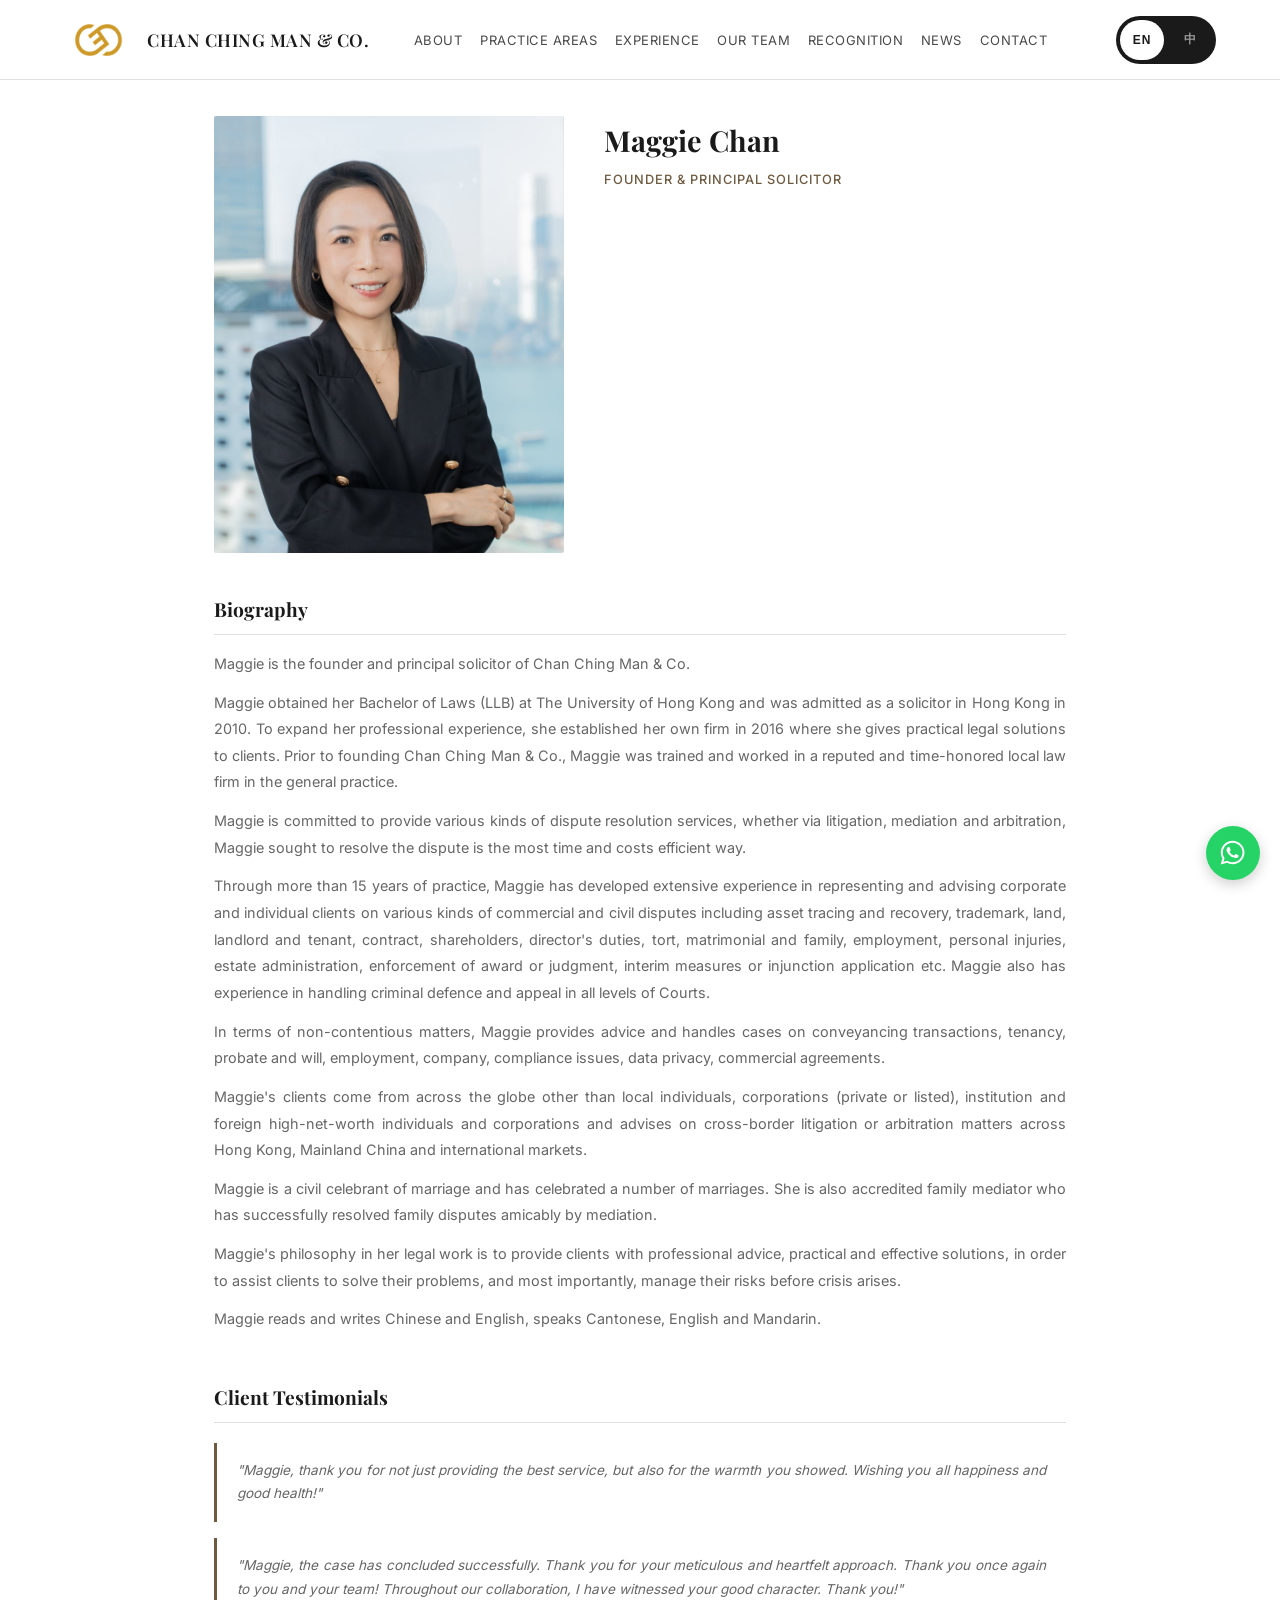
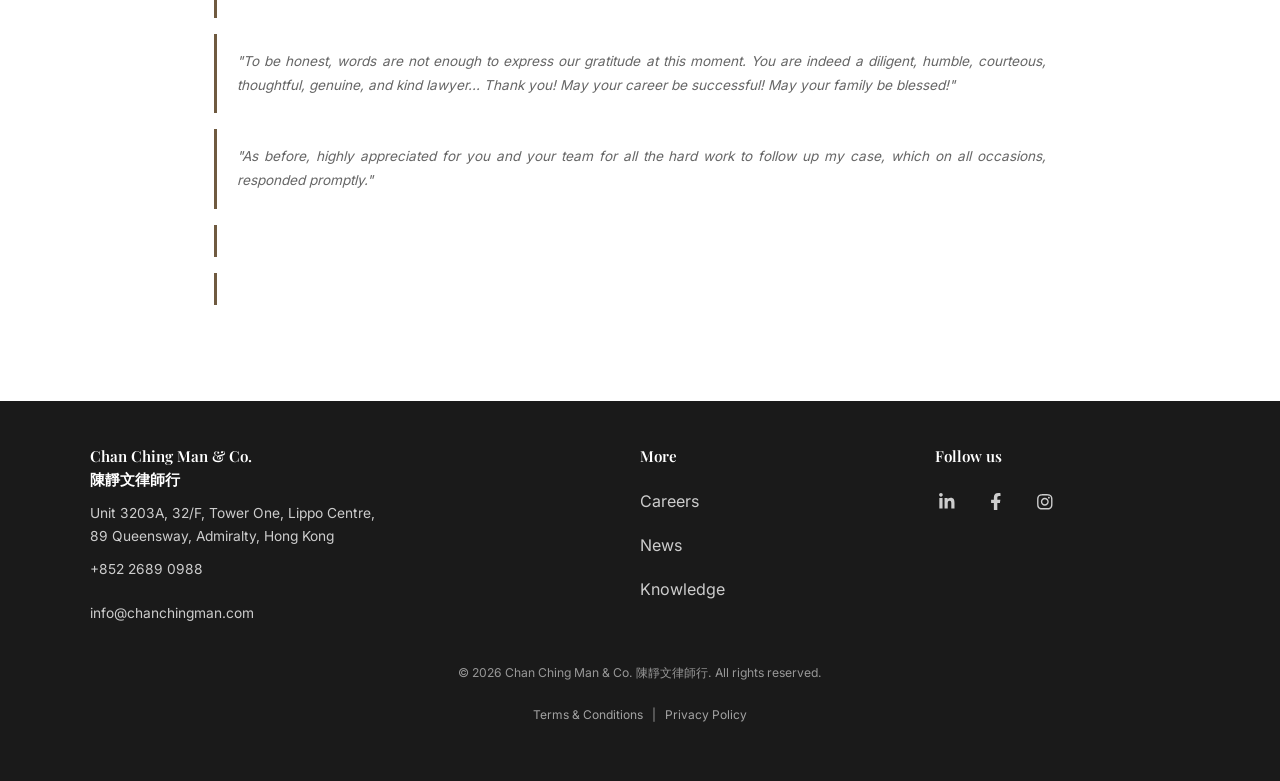
<file: team-maggie.html>
<!DOCTYPE html>
<html lang="en">
<head>
    <meta charset="UTF-8">
    <meta name="viewport" content="width=device-width, initial-scale=1.0">
    <meta http-equiv="Content-Security-Policy" content="default-src 'self'; base-uri 'self'; object-src 'none'; script-src 'self'; style-src 'self'; font-src 'self'; img-src 'self' data:; frame-src https://www.google.com; connect-src 'self'; worker-src 'self'; manifest-src 'self'; form-action 'self'; upgrade-insecure-requests">
    <meta name="referrer" content="strict-origin-when-cross-origin">
    <title>Maggie 陳靜文律師 | Chan Ching Man &amp; Co.</title>
    <meta name="description" content="Maggie — Founder &amp; Principal Solicitor at Chan Ching Man & Co., Hong Kong solicitors.">
    <meta name="robots" content="index, follow">
    <link rel="canonical" href="https://www.chanchingman.com/team-maggie.html">
    <link rel="icon" href="favicon.ico" sizes="any">
    <link rel="icon" type="image/png" sizes="32x32" href="icons/favicon-32.png">
    <link rel="apple-touch-icon" href="icons/apple-touch-icon.png">
    <link rel="stylesheet" href="fonts.css">
    <link rel="stylesheet" href="styles.css">
</head>
<body>
<a href="index.html#team" class="skip-link"><span class="en-inline">Skip to main content</span><span class="cn-inline">跳到主要內容</span></a>
<!-- Icons: Font Awesome Free 6.4.0 (CC BY 4.0, https://fontawesome.com/license/free), inlined as an SVG sprite -->
<svg xmlns="http://www.w3.org/2000/svg" class="svg-sprite" aria-hidden="true" focusable="false">
<symbol id="i-bars" viewBox="0 0 448 512"><path d="M0 96C0 78.3 14.3 64 32 64H416c17.7 0 32 14.3 32 32s-14.3 32-32 32H32C14.3 128 0 113.7 0 96zM0 256c0-17.7 14.3-32 32-32H416c17.7 0 32 14.3 32 32s-14.3 32-32 32H32c-17.7 0-32-14.3-32-32zM448 416c0 17.7-14.3 32-32 32H32c-17.7 0-32-14.3-32-32s14.3-32 32-32H416c17.7 0 32 14.3 32 32z"/></symbol>
<symbol id="i-globe" viewBox="0 0 512 512"><path d="M352 256c0 22.2-1.2 43.6-3.3 64H163.3c-2.2-20.4-3.3-41.8-3.3-64s1.2-43.6 3.3-64H348.7c2.2 20.4 3.3 41.8 3.3 64zm28.8-64H503.9c5.3 20.5 8.1 41.9 8.1 64s-2.8 43.5-8.1 64H380.8c2.1-20.6 3.2-42 3.2-64s-1.1-43.4-3.2-64zm112.6-32H376.7c-10-63.9-29.8-117.4-55.3-151.6c78.3 20.7 142 77.5 171.9 151.6zm-149.1 0H167.7c6.1-36.4 15.5-68.6 27-94.7c10.5-23.6 22.2-40.7 33.5-51.5C239.4 3.2 248.7 0 256 0s16.6 3.2 27.8 13.8c11.3 10.8 23 27.9 33.5 51.5c11.6 26 20.9 58.2 27 94.7zm-209 0H18.6C48.6 85.9 112.2 29.1 190.6 8.4C165.1 42.6 145.3 96.1 135.3 160zM8.1 192H131.2c-2.1 20.6-3.2 42-3.2 64s1.1 43.4 3.2 64H8.1C2.8 299.5 0 278.1 0 256s2.8-43.5 8.1-64zM194.7 446.6c-11.6-26-20.9-58.2-27-94.6H344.3c-6.1 36.4-15.5 68.6-27 94.6c-10.5 23.6-22.2 40.7-33.5 51.5C272.6 508.8 263.3 512 256 512s-16.6-3.2-27.8-13.8c-11.3-10.8-23-27.9-33.5-51.5zM135.3 352c10 63.9 29.8 117.4 55.3 151.6C112.2 482.9 48.6 426.1 18.6 352H135.3zm358.1 0c-30 74.1-93.6 130.9-171.9 151.6c25.5-34.2 45.2-87.7 55.3-151.6H493.4z"/></symbol>
<symbol id="i-map-marker-alt" viewBox="0 0 384 512"><path d="M215.7 499.2C267 435 384 279.4 384 192C384 86 298 0 192 0S0 86 0 192c0 87.4 117 243 168.3 307.2c12.3 15.3 35.1 15.3 47.4 0zM192 128a64 64 0 1 1 0 128 64 64 0 1 1 0-128z"/></symbol>
<symbol id="i-phone" viewBox="0 0 512 512"><path d="M164.9 24.6c-7.7-18.6-28-28.5-47.4-23.2l-88 24C12.1 30.2 0 46 0 64C0 311.4 200.6 512 448 512c18 0 33.8-12.1 38.6-29.5l24-88c5.3-19.4-4.6-39.7-23.2-47.4l-96-40c-16.3-6.8-35.2-2.1-46.3 11.6L304.7 368C234.3 334.7 177.3 277.7 144 207.3L193.3 167c13.7-11.2 18.4-30 11.6-46.3l-40-96z"/></symbol>
<symbol id="i-envelope" viewBox="0 0 512 512"><path d="M48 64C21.5 64 0 85.5 0 112c0 15.1 7.1 29.3 19.2 38.4L236.8 313.6c11.4 8.5 27 8.5 38.4 0L492.8 150.4c12.1-9.1 19.2-23.3 19.2-38.4c0-26.5-21.5-48-48-48H48zM0 176V384c0 35.3 28.7 64 64 64H448c35.3 0 64-28.7 64-64V176L294.4 339.2c-22.8 17.1-54 17.1-76.8 0L0 176z"/></symbol>
<symbol id="i-weixin" viewBox="0 0 576 512"><path d="M385.2 167.6c6.4 0 12.6.3 18.8 1.1C387.4 90.3 303.3 32 207.7 32 100.5 32 13 104.8 13 197.4c0 53.4 29.3 97.5 77.9 131.6l-19.3 58.6 68-34.1c24.4 4.8 43.8 9.7 68.2 9.7 6.2 0 12.1-.3 18.3-.8-4-12.9-6.2-26.6-6.2-40.8-.1-84.9 72.9-154 165.3-154zm-104.5-52.9c14.5 0 24.2 9.7 24.2 24.4 0 14.5-9.7 24.2-24.2 24.2-14.8 0-29.3-9.7-29.3-24.2.1-14.7 14.6-24.4 29.3-24.4zm-136.4 48.6c-14.5 0-29.3-9.7-29.3-24.2 0-14.8 14.8-24.4 29.3-24.4 14.8 0 24.4 9.7 24.4 24.4 0 14.6-9.6 24.2-24.4 24.2zM563 319.4c0-77.9-77.9-141.3-165.4-141.3-92.7 0-165.4 63.4-165.4 141.3S305 460.7 397.6 460.7c19.3 0 38.9-5.1 58.6-9.9l53.4 29.3-14.8-48.6C534 402.1 563 363.2 563 319.4zm-219.1-24.5c-9.7 0-19.3-9.7-19.3-19.6 0-9.7 9.7-19.3 19.3-19.3 14.8 0 24.4 9.7 24.4 19.3 0 10-9.7 19.6-24.4 19.6zm107.1 0c-9.7 0-19.3-9.7-19.3-19.6 0-9.7 9.7-19.3 19.3-19.3 14.5 0 24.4 9.7 24.4 19.3.1 10-9.9 19.6-24.4 19.6z"/></symbol>
<symbol id="i-chevron-down" viewBox="0 0 512 512"><path d="M233.4 406.6c12.5 12.5 32.8 12.5 45.3 0l192-192c12.5-12.5 12.5-32.8 0-45.3s-32.8-12.5-45.3 0L256 338.7 86.6 169.4c-12.5-12.5-32.8-12.5-45.3 0s-12.5 32.8 0 45.3l192 192z"/></symbol>
<symbol id="i-star" viewBox="0 0 576 512"><path d="M316.9 18C311.6 7 300.4 0 288.1 0s-23.4 7-28.8 18L195 150.3 51.4 171.5c-12 1.8-22 10.2-25.7 21.7s-.7 24.2 7.9 32.7L137.8 329 113.2 474.7c-2 12 3 24.2 12.9 31.3s23 8 33.8 2.3l128.3-68.5 128.3 68.5c10.8 5.7 23.9 4.9 33.8-2.3s14.9-19.3 12.9-31.3L438.5 329 542.7 225.9c8.6-8.5 11.7-21.2 7.9-32.7s-13.7-19.9-25.7-21.7L381.2 150.3 316.9 18z"/></symbol>
<symbol id="i-video" viewBox="0 0 576 512"><path d="M0 128C0 92.7 28.7 64 64 64H320c35.3 0 64 28.7 64 64V384c0 35.3-28.7 64-64 64H64c-35.3 0-64-28.7-64-64V128zM559.1 99.8c10.4 5.6 16.9 16.4 16.9 28.2V384c0 11.8-6.5 22.6-16.9 28.2s-23 5-32.9-1.6l-96-64L416 337.1V320 192 174.9l14.2-9.5 96-64c9.8-6.5 22.4-7.2 32.9-1.6z"/></symbol>
<symbol id="i-newspaper" viewBox="0 0 512 512"><path d="M96 96c0-35.3 28.7-64 64-64H448c35.3 0 64 28.7 64 64V416c0 35.3-28.7 64-64 64H80c-44.2 0-80-35.8-80-80V128c0-17.7 14.3-32 32-32s32 14.3 32 32V400c0 8.8 7.2 16 16 16s16-7.2 16-16V96zm64 24v80c0 13.3 10.7 24 24 24H296c13.3 0 24-10.7 24-24V120c0-13.3-10.7-24-24-24H184c-13.3 0-24 10.7-24 24zm208-8c0 8.8 7.2 16 16 16h48c8.8 0 16-7.2 16-16s-7.2-16-16-16H384c-8.8 0-16 7.2-16 16zm0 96c0 8.8 7.2 16 16 16h48c8.8 0 16-7.2 16-16s-7.2-16-16-16H384c-8.8 0-16 7.2-16 16zM160 304c0 8.8 7.2 16 16 16H432c8.8 0 16-7.2 16-16s-7.2-16-16-16H176c-8.8 0-16 7.2-16 16zm0 96c0 8.8 7.2 16 16 16H432c8.8 0 16-7.2 16-16s-7.2-16-16-16H176c-8.8 0-16 7.2-16 16z"/></symbol>
<symbol id="i-whatsapp" viewBox="0 0 448 512"><path d="M380.9 97.1C339 55.1 283.2 32 223.9 32c-122.4 0-222 99.6-222 222 0 39.1 10.2 77.3 29.6 111L0 480l117.7-30.9c32.4 17.7 68.9 27 106.1 27h.1c122.3 0 224.1-99.6 224.1-222 0-59.3-25.2-115-67.1-157zm-157 341.6c-33.2 0-65.7-8.9-94-25.7l-6.7-4-69.8 18.3L72 359.2l-4.4-7c-18.5-29.4-28.2-63.3-28.2-98.2 0-101.7 82.8-184.5 184.6-184.5 49.3 0 95.6 19.2 130.4 54.1 34.8 34.9 56.2 81.2 56.1 130.5 0 101.8-84.9 184.6-186.6 184.6zm101.2-138.2c-5.5-2.8-32.8-16.2-37.9-18-5.1-1.9-8.8-2.8-12.5 2.8-3.7 5.6-14.3 18-17.6 21.8-3.2 3.7-6.5 4.2-12 1.4-32.6-16.3-54-29.1-75.5-66-5.7-9.8 5.7-9.1 16.3-30.3 1.8-3.7.9-6.9-.5-9.7-1.4-2.8-12.5-30.1-17.1-41.2-4.5-10.8-9.1-9.3-12.5-9.5-3.2-.2-6.9-.2-10.6-.2-3.7 0-9.7 1.4-14.8 6.9-5.1 5.6-19.4 19-19.4 46.3 0 27.3 19.9 53.7 22.6 57.4 2.8 3.7 39.1 59.7 94.8 83.8 35.2 15.2 49 16.5 66.6 13.9 10.7-1.6 32.8-13.4 37.4-26.4 4.6-13 4.6-24.1 3.2-26.4-1.3-2.5-5-3.9-10.5-6.6z"/></symbol>
<symbol id="i-arrow-up" viewBox="0 0 384 512"><path d="M214.6 41.4c-12.5-12.5-32.8-12.5-45.3 0l-160 160c-12.5 12.5-12.5 32.8 0 45.3s32.8 12.5 45.3 0L160 141.2V448c0 17.7 14.3 32 32 32s32-14.3 32-32V141.2L329.4 246.6c12.5 12.5 32.8 12.5 45.3 0s12.5-32.8 0-45.3l-160-160z"/></symbol>
<symbol id="i-linkedin-in" viewBox="0 0 448 512"><path d="M100.28 448H7.4V148.9h92.88zM53.79 108.1C24.09 108.1 0 83.5 0 53.8a53.79 53.79 0 0 1 107.58 0c0 29.7-24.1 54.3-53.79 54.3zM447.9 448h-92.68V302.4c0-34.7-.7-79.2-48.29-79.2-48.29 0-55.69 37.7-55.69 76.7V448h-92.78V148.9h89.08v40.8h1.3c12.4-23.5 42.69-48.3 87.88-48.3 94 0 111.28 61.9 111.28 142.3V448z"/></symbol>
<symbol id="i-facebook-f" viewBox="0 0 320 512"><path d="M279.14 288l14.22-92.66h-88.91v-60.13c0-25.35 12.42-50.06 52.24-50.06h40.42V6.26S260.43 0 225.36 0c-73.22 0-121.08 44.38-121.08 124.72v70.62H22.89V288h81.39v224h100.17V288z"/></symbol>
<symbol id="i-instagram" viewBox="0 0 448 512"><path d="M224.1 141c-63.6 0-114.9 51.3-114.9 114.9s51.3 114.9 114.9 114.9S339 319.5 339 255.9 287.7 141 224.1 141zm0 189.6c-41.1 0-74.7-33.5-74.7-74.7s33.5-74.7 74.7-74.7 74.7 33.5 74.7 74.7-33.6 74.7-74.7 74.7zm146.4-194.3c0 14.9-12 26.8-26.8 26.8-14.9 0-26.8-12-26.8-26.8s12-26.8 26.8-26.8 26.8 12 26.8 26.8zm76.1 27.2c-1.7-35.9-9.9-67.7-36.2-93.9-26.2-26.2-58-34.4-93.9-36.2-37-2.1-147.9-2.1-184.9 0-35.8 1.7-67.6 9.9-93.9 36.1s-34.4 58-36.2 93.9c-2.1 37-2.1 147.9 0 184.9 1.7 35.9 9.9 67.7 36.2 93.9s58 34.4 93.9 36.2c37 2.1 147.9 2.1 184.9 0 35.9-1.7 67.7-9.9 93.9-36.2 26.2-26.2 34.4-58 36.2-93.9 2.1-37 2.1-147.8 0-184.8zM398.8 388c-7.8 19.6-22.9 34.7-42.6 42.6-29.5 11.7-99.5 9-132.1 9s-102.7 2.6-132.1-9c-19.6-7.8-34.7-22.9-42.6-42.6-11.7-29.5-9-99.5-9-132.1s-2.6-102.7 9-132.1c7.8-19.6 22.9-34.7 42.6-42.6 29.5-11.7 99.5-9 132.1-9s102.7-2.6 132.1 9c19.6 7.8 34.7 22.9 42.6 42.6 11.7 29.5 9 99.5 9 132.1s2.7 102.7-9 132.1z"/></symbol>
</svg>

<nav>
    <a class="nav-brand" href="index.html" aria-label="Chan Ching Man & Co. — Home">
        <img src="images/site/logo.png" alt="CCM Logo" class="nav-logo" decoding="async" width="69" height="46">
        <div class="nav-text">
            <h1>CHAN CHING MAN & CO.</h1>
            <span class="en">Solicitors · Agent for Trade Marks & Patents</span>
            <span class="cn">律師行 · 商標及專利代理</span>
        </div>
    </a>
    <ul class="nav-links" id="navLinks">
        <li><a href="index.html#about"><span class="en-inline">About</span><span class="cn-inline">關於我們</span></a></li>
        <li><a href="index.html#practice"><span class="en-inline">Practice Areas</span><span class="cn-inline">業務範疇</span></a></li>
        <li><a href="index.html#experience"><span class="en-inline">Experience</span><span class="cn-inline">精選案例</span></a></li>
        <li><a href="index.html#team"><span class="en-inline">Our Team</span><span class="cn-inline">我們的團隊</span></a></li>
        <li><a href="index.html#awards"><span class="en-inline">Recognition</span><span class="cn-inline">獎項</span></a></li>
        <li><a href="index.html#news"><span class="en-inline">News</span><span class="cn-inline">最新消息</span></a></li>
        <li><a href="index.html#contact"><span class="en-inline">Contact</span><span class="cn-inline">聯絡我們</span></a></li>
    </ul>
    <div class="nav-actions">
        <div class="lang-toggle" role="group" aria-label="Language / 語言">
            <button type="button" class="lang-btn active" data-lang="en" aria-pressed="true" lang="en">EN</button>
            <button type="button" class="lang-btn" data-lang="zh" aria-pressed="false" lang="zh-Hant">中</button>
        </div>
        <button type="button" class="nav-toggle" id="navToggle" aria-label="Menu" aria-expanded="false" aria-controls="navLinks">
            <svg class="ico ico-bars" aria-hidden="true" focusable="false"><use href="#i-bars"/></svg>
        </button>
    </div>
</nav>

<!-- Profile Page -->
<div class="profile-page">
    <a class="back-link" href="index.html#team"><svg class="ico ico-arrow-up ico-back" aria-hidden="true" focusable="false"><use href="#i-arrow-up"/></svg><span class="en-inline">Back to Team</span><span class="cn-inline">返回團隊</span></a>
    <div class="profile-header">
        <img class="profile-photo" src="images/team/maggie.jpg?v=4" alt="Maggie" decoding="async">
        <div>
            <h1 class="profile-name"><span class="en-inline">Maggie Chan</span><span class="cn-inline">陳靜文律師</span></h1>
            <div class="profile-title"><span class="en-inline">Founder &amp; Principal Solicitor</span><span class="cn-inline">創辦人及首席律師</span></div>
        </div>
    </div>
    <div class="profile-bio">
        <h3><span class="en-inline">Biography</span><span class="cn-inline">簡歷</span></h3>
                <p class="en">Maggie is the founder and principal solicitor of Chan Ching Man &amp; Co.</p>
                <p class="en">Maggie obtained her Bachelor of Laws (LLB) at The University of Hong Kong and was admitted as a solicitor in Hong Kong in 2010. To expand her professional experience, she established her own firm in 2016 where she gives practical legal solutions to clients. Prior to founding Chan Ching Man &amp; Co., Maggie was trained and worked in a reputed and time-honored local law firm in the general practice.</p>
                <p class="en">Maggie is committed to provide various kinds of dispute resolution services, whether via litigation, mediation and arbitration, Maggie sought to resolve the dispute is the most time and costs efficient way.</p>
                <p class="en">Through more than 15 years of practice, Maggie has developed extensive experience in representing and advising corporate and individual clients on various kinds of commercial and civil disputes including asset tracing and recovery, trademark, land, landlord and tenant, contract, shareholders, director's duties, tort, matrimonial and family, employment, personal injuries, estate administration, enforcement of award or judgment, interim measures or injunction application etc. Maggie also has experience in handling criminal defence and appeal in all levels of Courts.</p>
                <p class="en">In terms of non-contentious matters, Maggie provides advice and handles cases on conveyancing transactions, tenancy, probate and will, employment, company, compliance issues, data privacy, commercial agreements.</p>
                <p class="en">Maggie's clients come from across the globe other than local individuals, corporations (private or listed), institution and foreign high-net-worth individuals and corporations and advises on cross-border litigation or arbitration matters across Hong Kong, Mainland China and international markets.</p>
                <p class="en">Maggie is a civil celebrant of marriage and has celebrated a number of marriages. She is also accredited family mediator who has successfully resolved family disputes amicably by mediation.</p>
                <p class="en">Maggie's philosophy in her legal work is to provide clients with professional advice, practical and effective solutions, in order to assist clients to solve their problems, and most importantly, manage their risks before crisis arises.</p>
                <p class="en">Maggie reads and writes Chinese and English, speaks Cantonese, English and Mandarin.</p>
                <p class="cn">陳靜文律師為陳靜文律師行的創辦人兼首席律師。</p>
                <p class="cn">陳律師畢業於香港大學並獲頒法學士（LLB）學位，於 2010 年獲認許為香港執業律師。為進一步拓展專業領域，陳律師於 2016 年創立陳靜文律師行，致力為客戶提供切實可行的法律方案。創立本行前，陳律師曾於一家歷史悠久且享負盛名的本地全科律師行接受培訓及執業。</p>
                <p class="cn">陳律師致力提供多元化的爭議解決服務；無論透過訴訟、調解或仲裁，均秉持以最具時間與成本效益的方式為客戶化解紛爭。</p>
                <p class="cn">憑藉逾十五年的執業歷練，陳律師在代表企業及個人客戶處理各類商業與民事爭議方面積累了深厚經驗，範疇涵蓋：資產追蹤與追討、商標、土地、業主與租客、合約、股東爭議、董事責任、侵權、婚姻及家事法、勞資糾紛、人身傷害、遺產管理、仲裁裁決或判決之執行，以及申請臨時處分或禁制令等。此外，陳律師亦具備豐富經驗處理各級法院的刑事辯護與上訴案件。</p>
                <p class="cn">在非訴訟法律事務方面，陳律師為各類案件提供專業法律意見及辦理相關手續，包括物業轉讓買賣、租務、遺囑與遺產承辦、僱傭事務、公司法務、合規諮詢、個人資料私隱及各類商業合約。</p>
                <p class="cn">陳律師的客戶網絡遍及本地及全球，涵蓋個人、私人企業、上市公司、各類機構，以至海外高淨值人士及跨國企業；並經常就涉及香港、中國內地及國際市場的跨境訴訟與仲裁事宜提供策略性法律諮詢。</p>
                <p class="cn">陳律師亦為香港婚姻監禮人，具備主持各類婚禮的豐富經驗；同時亦是認可家事調解員，曾多次透過調解協助客戶以和平協商的方式圓滿化解家庭爭議。</p>
                <p class="cn">陳律師的執業理念在於提供精闢專業的法律意見與切實高效的解決方案，不僅協助客戶迎刃化解當前法律難題，更關鍵在於防患未然，在危機爆發前為客戶做好全面的風險管理。</p>
                <p class="cn">陳律師精通中文及英文書寫；能操流利粵語、英語及普通話。</p>
    </div>
    <div class="testimonials-section">
        <h3><span class="en-inline">Client Testimonials</span><span class="cn-inline">客戶評價</span></h3>
            <div class="testimonial-item"><p class="en">"Maggie, thank you for not just providing the best service, but also for the warmth you showed. Wishing you all happiness and good health!"</p><p class="cn">"陳律師，衷心感謝您不僅提供了最優質的專業服務，更給予了真摯的溫暖關懷。祝願您幸福常伴、身體健康！"</p></div>
            <div class="testimonial-item"><p class="en">"Maggie, the case has concluded successfully. Thank you for your meticulous and heartfelt approach. Thank you once again to you and your team! Throughout our collaboration, I have witnessed your good character. Thank you!"</p><p class="cn">"陳律師，案件已圓滿落幕。非常感謝您細緻入微、全心全意的付出，亦再次向您及團隊致謝！在整個合作過程中，我見證了您崇高的專業操守與品格。謝謝您！"</p></div>
            <div class="testimonial-item"><p class="en">"To be honest, words are not enough to express our gratitude at this moment. You are indeed a diligent, humble, courteous, thoughtful, genuine, and kind lawyer... Thank you! May your career be successful! May your family be blessed!"</p><p class="cn">"坦白說，此時此刻言語已難以完全表達我們的感激之情。您確實是一位勤勉、謙遜、有禮、周到、真誠而善良的優秀律師……由衷感謝您！祝您事業蒸蒸日上，家庭幸福美滿！"</p></div>
            <div class="testimonial-item"><p class="en">"As before, highly appreciated for you and your team for all the hard work to follow up my case, which on all occasions, responded promptly."</p><p class="cn">"一如既往，衷心感謝您及團隊為跟進我的案件所付出的努力，每次聯絡總是能給予即時、迅速的回應。"</p></div>
            <div class="testimonial-item"><p class="cn">"在此特別表達對您的謝意，非常感謝靜文律師給我們最好、最合適的方案，盡心盡力；您就像自帶光芒的寶石，讓我們一眼就認定您！"</p></div>
            <div class="testimonial-item"><p class="cn">"本案圓滿終結，多謝您的細心和用心，再次感謝您及您的團隊！這段時間的合作，看到您的好品格，願上帝加倍祝福您！謝謝您！"</p></div>
    </div>
</div>

<!-- Floating buttons -->
<a class="whatsapp-float" href="https://wa.me/85226890988" target="_blank" rel="noopener" aria-label="WhatsApp">
    <svg class="ico ico-whatsapp" aria-hidden="true" focusable="false"><use href="#i-whatsapp"/></svg>
</a>
<button type="button" class="scroll-top" id="scrollTop" aria-label="Back to top">
    <svg class="ico ico-arrow-up" aria-hidden="true" focusable="false"><use href="#i-arrow-up"/></svg>
</button>

<footer>
    <div class="footer-grid">
        <div class="footer-col">
            <h4>Chan Ching Man &amp; Co.<br><span class="cn-inline-always">陳靜文律師行</span></h4>
            <p class="en"><a href="https://www.google.com/maps/search/?api=1&amp;query=Lippo+Centre+Tower+One+89+Queensway+Admiralty+Hong+Kong" target="_blank" rel="noopener">Unit 3203A, 32/F, Tower One, Lippo Centre,<br>89 Queensway, Admiralty, Hong Kong</a></p>
            <p class="cn"><a href="https://www.google.com/maps/search/?api=1&amp;query=Lippo+Centre+Tower+One+89+Queensway+Admiralty+Hong+Kong" target="_blank" rel="noopener">香港金鐘道89號力寶中心一座32樓3203A室</a></p>
            <p><a href="tel:+85226890988">+852 2689 0988</a></p>
            <p><a href="index.html#enquiry" class="js-email" data-u="info" data-d="chanchingman.com">info [at] chanchingman.com</a></p>
        </div>
        <div class="footer-col">
            <h4><span class="en-inline">More</span><span class="cn-inline">更多</span></h4>
            <ul class="footer-links">
                <li><a href="index.html#careers"><span class="en-inline">Careers</span><span class="cn-inline">招募人才</span></a></li>
                <li><a href="index.html#news"><span class="en-inline">News</span><span class="cn-inline">最新消息</span></a></li>
                <li><a href="index.html#blog"><span class="en-inline">Knowledge</span><span class="cn-inline">法律知識</span></a></li>
            </ul>
        </div>
        <div class="footer-col">
            <h4><span class="en-inline">Follow us</span><span class="cn-inline">關注我們</span></h4>
            <div class="social-links">
        <a href="https://www.linkedin.com/company/74681253/" target="_blank" rel="noopener" aria-label="LinkedIn"><svg class="ico ico-linkedin-in" aria-hidden="true" focusable="false"><use href="#i-linkedin-in"/></svg></a>
        <a href="https://www.facebook.com/ccmsolicitor" target="_blank" rel="noopener" aria-label="Facebook"><svg class="ico ico-facebook-f" aria-hidden="true" focusable="false"><use href="#i-facebook-f"/></svg></a>
        <a href="https://www.instagram.com/ccmsolicitors/" target="_blank" rel="noopener" aria-label="Instagram"><svg class="ico ico-instagram" aria-hidden="true" focusable="false"><use href="#i-instagram"/></svg></a>
    </div>
        </div>
    </div>
    <p>&copy; 2026 Chan Ching Man & Co. 陳靜文律師行. All rights reserved.</p>
    <p class="footer-legal"><a href="#" data-legal-open="terms"><span class="en-inline">Terms &amp; Conditions</span><span class="cn-inline">條款及細則</span></a> | <a href="#" data-legal-open="privacy"><span class="en-inline">Privacy Policy</span><span class="cn-inline">私隱政策</span></a></p>
</footer>

<script src="script.js"></script>
</body>
</html>
</file>
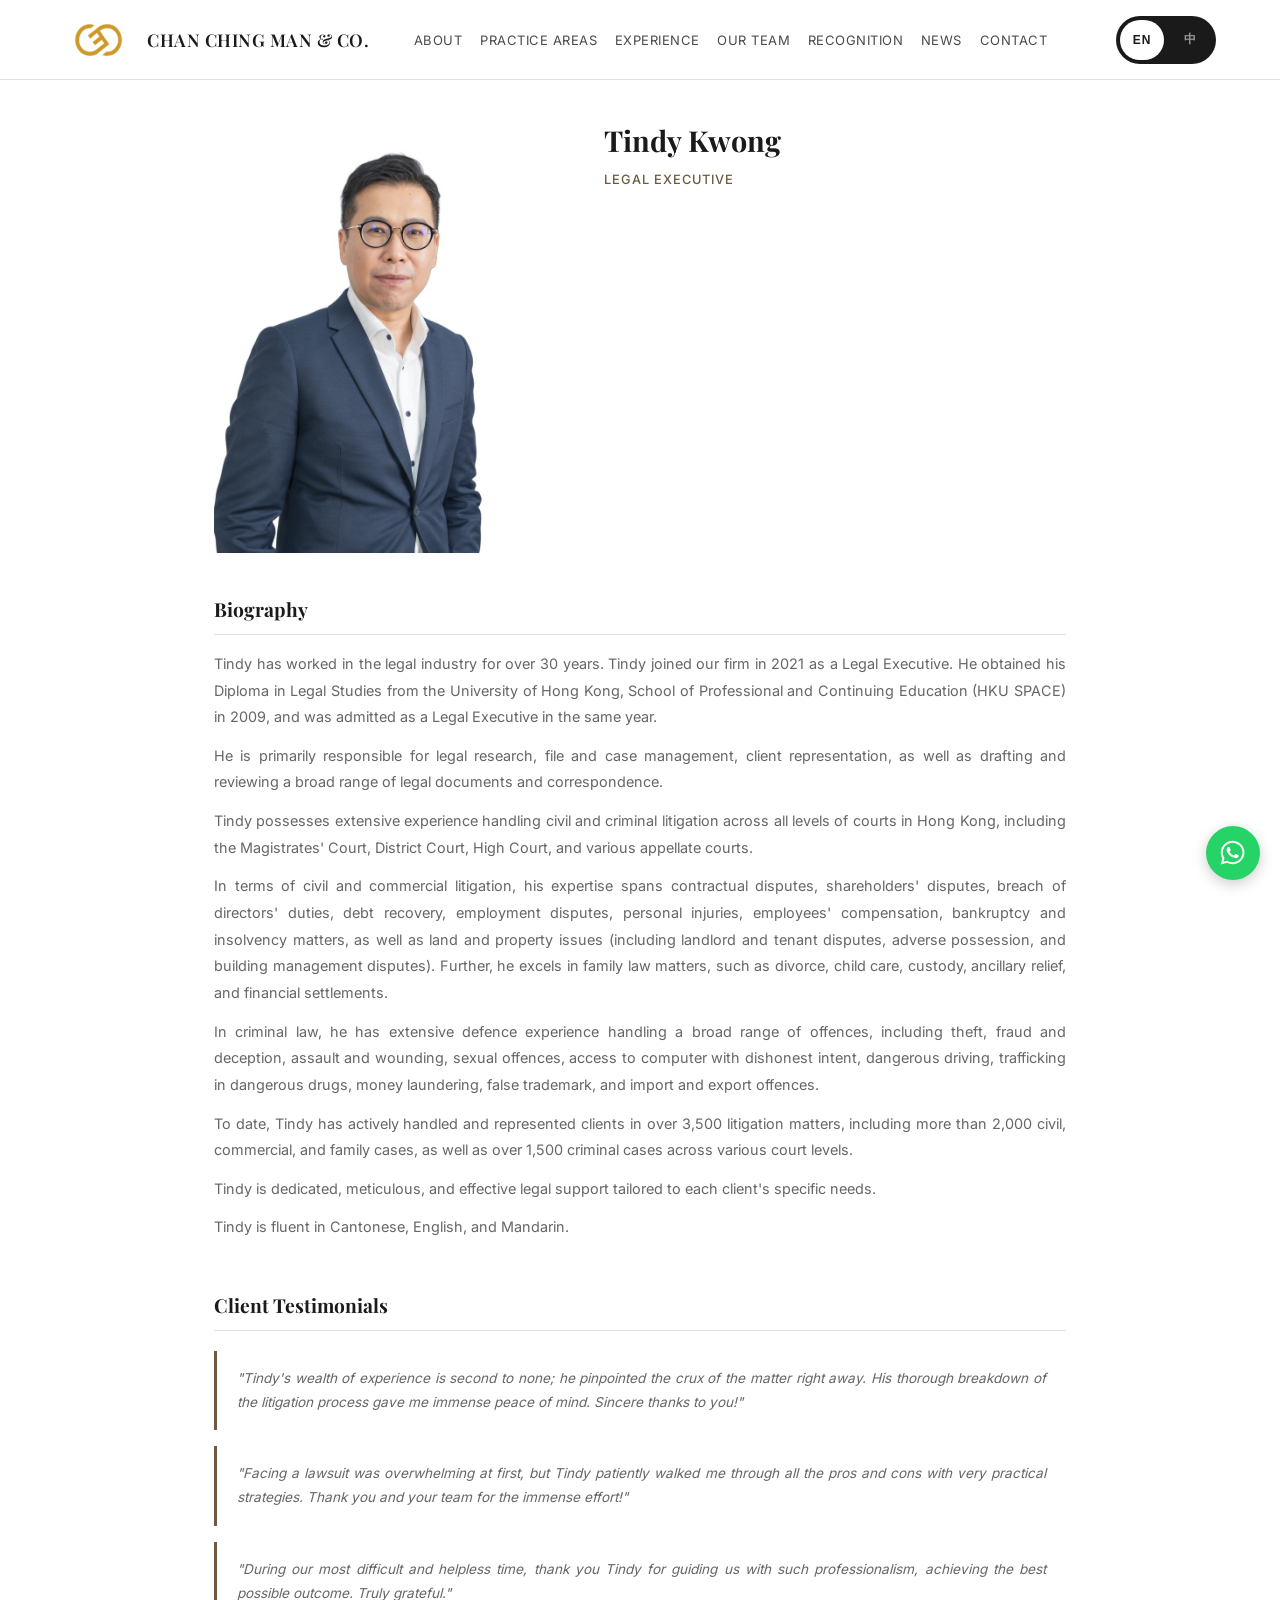
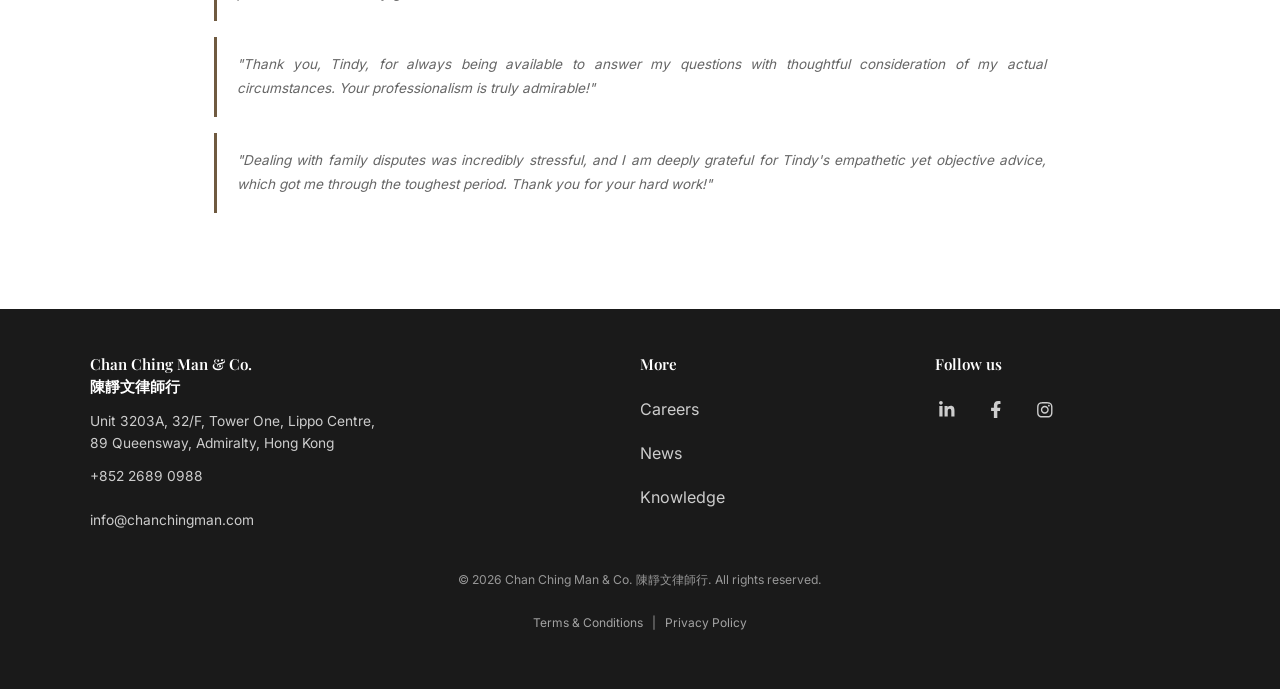
<file: team-tindy.html>
﻿<!DOCTYPE html>
<html lang="en">
<head>
    <meta charset="UTF-8">
    <meta name="viewport" content="width=device-width, initial-scale=1.0">
    <meta http-equiv="Content-Security-Policy" content="default-src 'self'; base-uri 'self'; object-src 'none'; script-src 'self'; style-src 'self'; font-src 'self'; img-src 'self' data:; frame-src https://www.google.com; connect-src 'self'; worker-src 'self'; manifest-src 'self'; form-action 'self'; upgrade-insecure-requests">
    <meta name="referrer" content="strict-origin-when-cross-origin">
    <title>Tindy 鄺天狄先生 | Chan Ching Man &amp; Co.</title>
    <meta name="description" content="Tindy — Legal Executive at Chan Ching Man & Co., Hong Kong solicitors.">
    <meta name="robots" content="index, follow">
    <link rel="canonical" href="https://www.chanchingman.com/team-tindy.html">
    <link rel="icon" href="favicon.ico" sizes="any">
    <link rel="icon" type="image/png" sizes="32x32" href="icons/favicon-32.png">
    <link rel="apple-touch-icon" href="icons/apple-touch-icon.png">
    <link rel="stylesheet" href="fonts.css">
    <link rel="stylesheet" href="styles.css">
</head>
<body>
<a href="index.html#team" class="skip-link"><span class="en-inline">Skip to main content</span><span class="cn-inline">跳到主要內容</span></a>
<!-- Icons: Font Awesome Free 6.4.0 (CC BY 4.0, https://fontawesome.com/license/free), inlined as an SVG sprite -->
<svg xmlns="http://www.w3.org/2000/svg" class="svg-sprite" aria-hidden="true" focusable="false">
<symbol id="i-bars" viewBox="0 0 448 512"><path d="M0 96C0 78.3 14.3 64 32 64H416c17.7 0 32 14.3 32 32s-14.3 32-32 32H32C14.3 128 0 113.7 0 96zM0 256c0-17.7 14.3-32 32-32H416c17.7 0 32 14.3 32 32s-14.3 32-32 32H32c-17.7 0-32-14.3-32-32zM448 416c0 17.7-14.3 32-32 32H32c-17.7 0-32-14.3-32-32s14.3-32 32-32H416c17.7 0 32 14.3 32 32z"/></symbol>
<symbol id="i-globe" viewBox="0 0 512 512"><path d="M352 256c0 22.2-1.2 43.6-3.3 64H163.3c-2.2-20.4-3.3-41.8-3.3-64s1.2-43.6 3.3-64H348.7c2.2 20.4 3.3 41.8 3.3 64zm28.8-64H503.9c5.3 20.5 8.1 41.9 8.1 64s-2.8 43.5-8.1 64H380.8c2.1-20.6 3.2-42 3.2-64s-1.1-43.4-3.2-64zm112.6-32H376.7c-10-63.9-29.8-117.4-55.3-151.6c78.3 20.7 142 77.5 171.9 151.6zm-149.1 0H167.7c6.1-36.4 15.5-68.6 27-94.7c10.5-23.6 22.2-40.7 33.5-51.5C239.4 3.2 248.7 0 256 0s16.6 3.2 27.8 13.8c11.3 10.8 23 27.9 33.5 51.5c11.6 26 20.9 58.2 27 94.7zm-209 0H18.6C48.6 85.9 112.2 29.1 190.6 8.4C165.1 42.6 145.3 96.1 135.3 160zM8.1 192H131.2c-2.1 20.6-3.2 42-3.2 64s1.1 43.4 3.2 64H8.1C2.8 299.5 0 278.1 0 256s2.8-43.5 8.1-64zM194.7 446.6c-11.6-26-20.9-58.2-27-94.6H344.3c-6.1 36.4-15.5 68.6-27 94.6c-10.5 23.6-22.2 40.7-33.5 51.5C272.6 508.8 263.3 512 256 512s-16.6-3.2-27.8-13.8c-11.3-10.8-23-27.9-33.5-51.5zM135.3 352c10 63.9 29.8 117.4 55.3 151.6C112.2 482.9 48.6 426.1 18.6 352H135.3zm358.1 0c-30 74.1-93.6 130.9-171.9 151.6c25.5-34.2 45.2-87.7 55.3-151.6H493.4z"/></symbol>
<symbol id="i-map-marker-alt" viewBox="0 0 384 512"><path d="M215.7 499.2C267 435 384 279.4 384 192C384 86 298 0 192 0S0 86 0 192c0 87.4 117 243 168.3 307.2c12.3 15.3 35.1 15.3 47.4 0zM192 128a64 64 0 1 1 0 128 64 64 0 1 1 0-128z"/></symbol>
<symbol id="i-phone" viewBox="0 0 512 512"><path d="M164.9 24.6c-7.7-18.6-28-28.5-47.4-23.2l-88 24C12.1 30.2 0 46 0 64C0 311.4 200.6 512 448 512c18 0 33.8-12.1 38.6-29.5l24-88c5.3-19.4-4.6-39.7-23.2-47.4l-96-40c-16.3-6.8-35.2-2.1-46.3 11.6L304.7 368C234.3 334.7 177.3 277.7 144 207.3L193.3 167c13.7-11.2 18.4-30 11.6-46.3l-40-96z"/></symbol>
<symbol id="i-envelope" viewBox="0 0 512 512"><path d="M48 64C21.5 64 0 85.5 0 112c0 15.1 7.1 29.3 19.2 38.4L236.8 313.6c11.4 8.5 27 8.5 38.4 0L492.8 150.4c12.1-9.1 19.2-23.3 19.2-38.4c0-26.5-21.5-48-48-48H48zM0 176V384c0 35.3 28.7 64 64 64H448c35.3 0 64-28.7 64-64V176L294.4 339.2c-22.8 17.1-54 17.1-76.8 0L0 176z"/></symbol>
<symbol id="i-weixin" viewBox="0 0 576 512"><path d="M385.2 167.6c6.4 0 12.6.3 18.8 1.1C387.4 90.3 303.3 32 207.7 32 100.5 32 13 104.8 13 197.4c0 53.4 29.3 97.5 77.9 131.6l-19.3 58.6 68-34.1c24.4 4.8 43.8 9.7 68.2 9.7 6.2 0 12.1-.3 18.3-.8-4-12.9-6.2-26.6-6.2-40.8-.1-84.9 72.9-154 165.3-154zm-104.5-52.9c14.5 0 24.2 9.7 24.2 24.4 0 14.5-9.7 24.2-24.2 24.2-14.8 0-29.3-9.7-29.3-24.2.1-14.7 14.6-24.4 29.3-24.4zm-136.4 48.6c-14.5 0-29.3-9.7-29.3-24.2 0-14.8 14.8-24.4 29.3-24.4 14.8 0 24.4 9.7 24.4 24.4 0 14.6-9.6 24.2-24.4 24.2zM563 319.4c0-77.9-77.9-141.3-165.4-141.3-92.7 0-165.4 63.4-165.4 141.3S305 460.7 397.6 460.7c19.3 0 38.9-5.1 58.6-9.9l53.4 29.3-14.8-48.6C534 402.1 563 363.2 563 319.4zm-219.1-24.5c-9.7 0-19.3-9.7-19.3-19.6 0-9.7 9.7-19.3 19.3-19.3 14.8 0 24.4 9.7 24.4 19.3 0 10-9.7 19.6-24.4 19.6zm107.1 0c-9.7 0-19.3-9.7-19.3-19.6 0-9.7 9.7-19.3 19.3-19.3 14.5 0 24.4 9.7 24.4 19.3.1 10-9.9 19.6-24.4 19.6z"/></symbol>
<symbol id="i-chevron-down" viewBox="0 0 512 512"><path d="M233.4 406.6c12.5 12.5 32.8 12.5 45.3 0l192-192c12.5-12.5 12.5-32.8 0-45.3s-32.8-12.5-45.3 0L256 338.7 86.6 169.4c-12.5-12.5-32.8-12.5-45.3 0s-12.5 32.8 0 45.3l192 192z"/></symbol>
<symbol id="i-star" viewBox="0 0 576 512"><path d="M316.9 18C311.6 7 300.4 0 288.1 0s-23.4 7-28.8 18L195 150.3 51.4 171.5c-12 1.8-22 10.2-25.7 21.7s-.7 24.2 7.9 32.7L137.8 329 113.2 474.7c-2 12 3 24.2 12.9 31.3s23 8 33.8 2.3l128.3-68.5 128.3 68.5c10.8 5.7 23.9 4.9 33.8-2.3s14.9-19.3 12.9-31.3L438.5 329 542.7 225.9c8.6-8.5 11.7-21.2 7.9-32.7s-13.7-19.9-25.7-21.7L381.2 150.3 316.9 18z"/></symbol>
<symbol id="i-video" viewBox="0 0 576 512"><path d="M0 128C0 92.7 28.7 64 64 64H320c35.3 0 64 28.7 64 64V384c0 35.3-28.7 64-64 64H64c-35.3 0-64-28.7-64-64V128zM559.1 99.8c10.4 5.6 16.9 16.4 16.9 28.2V384c0 11.8-6.5 22.6-16.9 28.2s-23 5-32.9-1.6l-96-64L416 337.1V320 192 174.9l14.2-9.5 96-64c9.8-6.5 22.4-7.2 32.9-1.6z"/></symbol>
<symbol id="i-newspaper" viewBox="0 0 512 512"><path d="M96 96c0-35.3 28.7-64 64-64H448c35.3 0 64 28.7 64 64V416c0 35.3-28.7 64-64 64H80c-44.2 0-80-35.8-80-80V128c0-17.7 14.3-32 32-32s32 14.3 32 32V400c0 8.8 7.2 16 16 16s16-7.2 16-16V96zm64 24v80c0 13.3 10.7 24 24 24H296c13.3 0 24-10.7 24-24V120c0-13.3-10.7-24-24-24H184c-13.3 0-24 10.7-24 24zm208-8c0 8.8 7.2 16 16 16h48c8.8 0 16-7.2 16-16s-7.2-16-16-16H384c-8.8 0-16 7.2-16 16zm0 96c0 8.8 7.2 16 16 16h48c8.8 0 16-7.2 16-16s-7.2-16-16-16H384c-8.8 0-16 7.2-16 16zM160 304c0 8.8 7.2 16 16 16H432c8.8 0 16-7.2 16-16s-7.2-16-16-16H176c-8.8 0-16 7.2-16 16zm0 96c0 8.8 7.2 16 16 16H432c8.8 0 16-7.2 16-16s-7.2-16-16-16H176c-8.8 0-16 7.2-16 16z"/></symbol>
<symbol id="i-whatsapp" viewBox="0 0 448 512"><path d="M380.9 97.1C339 55.1 283.2 32 223.9 32c-122.4 0-222 99.6-222 222 0 39.1 10.2 77.3 29.6 111L0 480l117.7-30.9c32.4 17.7 68.9 27 106.1 27h.1c122.3 0 224.1-99.6 224.1-222 0-59.3-25.2-115-67.1-157zm-157 341.6c-33.2 0-65.7-8.9-94-25.7l-6.7-4-69.8 18.3L72 359.2l-4.4-7c-18.5-29.4-28.2-63.3-28.2-98.2 0-101.7 82.8-184.5 184.6-184.5 49.3 0 95.6 19.2 130.4 54.1 34.8 34.9 56.2 81.2 56.1 130.5 0 101.8-84.9 184.6-186.6 184.6zm101.2-138.2c-5.5-2.8-32.8-16.2-37.9-18-5.1-1.9-8.8-2.8-12.5 2.8-3.7 5.6-14.3 18-17.6 21.8-3.2 3.7-6.5 4.2-12 1.4-32.6-16.3-54-29.1-75.5-66-5.7-9.8 5.7-9.1 16.3-30.3 1.8-3.7.9-6.9-.5-9.7-1.4-2.8-12.5-30.1-17.1-41.2-4.5-10.8-9.1-9.3-12.5-9.5-3.2-.2-6.9-.2-10.6-.2-3.7 0-9.7 1.4-14.8 6.9-5.1 5.6-19.4 19-19.4 46.3 0 27.3 19.9 53.7 22.6 57.4 2.8 3.7 39.1 59.7 94.8 83.8 35.2 15.2 49 16.5 66.6 13.9 10.7-1.6 32.8-13.4 37.4-26.4 4.6-13 4.6-24.1 3.2-26.4-1.3-2.5-5-3.9-10.5-6.6z"/></symbol>
<symbol id="i-arrow-up" viewBox="0 0 384 512"><path d="M214.6 41.4c-12.5-12.5-32.8-12.5-45.3 0l-160 160c-12.5 12.5-12.5 32.8 0 45.3s32.8 12.5 45.3 0L160 141.2V448c0 17.7 14.3 32 32 32s32-14.3 32-32V141.2L329.4 246.6c12.5 12.5 32.8 12.5 45.3 0s12.5-32.8 0-45.3l-160-160z"/></symbol>
<symbol id="i-linkedin-in" viewBox="0 0 448 512"><path d="M100.28 448H7.4V148.9h92.88zM53.79 108.1C24.09 108.1 0 83.5 0 53.8a53.79 53.79 0 0 1 107.58 0c0 29.7-24.1 54.3-53.79 54.3zM447.9 448h-92.68V302.4c0-34.7-.7-79.2-48.29-79.2-48.29 0-55.69 37.7-55.69 76.7V448h-92.78V148.9h89.08v40.8h1.3c12.4-23.5 42.69-48.3 87.88-48.3 94 0 111.28 61.9 111.28 142.3V448z"/></symbol>
<symbol id="i-facebook-f" viewBox="0 0 320 512"><path d="M279.14 288l14.22-92.66h-88.91v-60.13c0-25.35 12.42-50.06 52.24-50.06h40.42V6.26S260.43 0 225.36 0c-73.22 0-121.08 44.38-121.08 124.72v70.62H22.89V288h81.39v224h100.17V288z"/></symbol>
<symbol id="i-instagram" viewBox="0 0 448 512"><path d="M224.1 141c-63.6 0-114.9 51.3-114.9 114.9s51.3 114.9 114.9 114.9S339 319.5 339 255.9 287.7 141 224.1 141zm0 189.6c-41.1 0-74.7-33.5-74.7-74.7s33.5-74.7 74.7-74.7 74.7 33.5 74.7 74.7-33.6 74.7-74.7 74.7zm146.4-194.3c0 14.9-12 26.8-26.8 26.8-14.9 0-26.8-12-26.8-26.8s12-26.8 26.8-26.8 26.8 12 26.8 26.8zm76.1 27.2c-1.7-35.9-9.9-67.7-36.2-93.9-26.2-26.2-58-34.4-93.9-36.2-37-2.1-147.9-2.1-184.9 0-35.8 1.7-67.6 9.9-93.9 36.1s-34.4 58-36.2 93.9c-2.1 37-2.1 147.9 0 184.9 1.7 35.9 9.9 67.7 36.2 93.9s58 34.4 93.9 36.2c37 2.1 147.9 2.1 184.9 0 35.9-1.7 67.7-9.9 93.9-36.2 26.2-26.2 34.4-58 36.2-93.9 2.1-37 2.1-147.8 0-184.8zM398.8 388c-7.8 19.6-22.9 34.7-42.6 42.6-29.5 11.7-99.5 9-132.1 9s-102.7 2.6-132.1-9c-19.6-7.8-34.7-22.9-42.6-42.6-11.7-29.5-9-99.5-9-132.1s-2.6-102.7 9-132.1c7.8-19.6 22.9-34.7 42.6-42.6 29.5-11.7 99.5-9 132.1-9s102.7-2.6 132.1 9c19.6 7.8 34.7 22.9 42.6 42.6 11.7 29.5 9 99.5 9 132.1s2.7 102.7-9 132.1z"/></symbol>
</svg>

<nav>
    <a class="nav-brand" href="index.html" aria-label="Chan Ching Man & Co. — Home">
        <img src="images/site/logo.png" alt="CCM Logo" class="nav-logo" decoding="async" width="69" height="46">
        <div class="nav-text">
            <h1>CHAN CHING MAN & CO.</h1>
            <span class="en">Solicitors · Agent for Trade Marks & Patents</span>
            <span class="cn">律師行 · 商標及專利代理</span>
        </div>
    </a>
    <ul class="nav-links" id="navLinks">
        <li><a href="index.html#about"><span class="en-inline">About</span><span class="cn-inline">關於我們</span></a></li>
        <li><a href="index.html#practice"><span class="en-inline">Practice Areas</span><span class="cn-inline">業務範疇</span></a></li>
        <li><a href="index.html#experience"><span class="en-inline">Experience</span><span class="cn-inline">精選案例</span></a></li>
        <li><a href="index.html#team"><span class="en-inline">Our Team</span><span class="cn-inline">我們的團隊</span></a></li>
        <li><a href="index.html#awards"><span class="en-inline">Recognition</span><span class="cn-inline">獎項</span></a></li>
        <li><a href="index.html#news"><span class="en-inline">News</span><span class="cn-inline">最新消息</span></a></li>
        <li><a href="index.html#contact"><span class="en-inline">Contact</span><span class="cn-inline">聯絡我們</span></a></li>
    </ul>
    <div class="nav-actions">
        <div class="lang-toggle" role="group" aria-label="Language / 語言">
            <button type="button" class="lang-btn active" data-lang="en" aria-pressed="true" lang="en">EN</button>
            <button type="button" class="lang-btn" data-lang="zh" aria-pressed="false" lang="zh-Hant">中</button>
        </div>
        <button type="button" class="nav-toggle" id="navToggle" aria-label="Menu" aria-expanded="false" aria-controls="navLinks">
            <svg class="ico ico-bars" aria-hidden="true" focusable="false"><use href="#i-bars"/></svg>
        </button>
    </div>
</nav>

<!-- Profile Page -->
<div class="profile-page">
    <a class="back-link" href="index.html#team"><svg class="ico ico-arrow-up ico-back" aria-hidden="true" focusable="false"><use href="#i-arrow-up"/></svg><span class="en-inline">Back to Team</span><span class="cn-inline">返回團隊</span></a>
    <div class="profile-header">
        <img class="profile-photo" src="images/team/tindy.jpg?v=7" alt="Tindy" decoding="async">
        <div>
            <h1 class="profile-name"><span class="en-inline">Tindy Kwong</span><span class="cn-inline">鄝天狄先生</span></h1>
            <div class="profile-title"><span class="en-inline">Legal Executive</span><span class="cn-inline">法律行政人員</span></div>
        </div>
    </div>
    <div class="profile-bio">
        <h3><span class="en-inline">Biography</span><span class="cn-inline">簡歷</span></h3>
                <p class="en">Tindy has worked in the legal industry for over 30 years. Tindy joined our firm in 2021 as a Legal Executive. He obtained his Diploma in Legal Studies from the University of Hong Kong, School of Professional and Continuing Education (HKU SPACE) in 2009, and was admitted as a Legal Executive in the same year.</p>
                <p class="en">He is primarily responsible for legal research, file and case management, client representation, as well as drafting and reviewing a broad range of legal documents and correspondence.</p>
                <p class="en">Tindy possesses extensive experience handling civil and criminal litigation across all levels of courts in Hong Kong, including the Magistrates' Court, District Court, High Court, and various appellate courts.</p>
                <p class="en">In terms of civil and commercial litigation, his expertise spans contractual disputes, shareholders' disputes, breach of directors' duties, debt recovery, employment disputes, personal injuries, employees' compensation, bankruptcy and insolvency matters, as well as land and property issues (including landlord and tenant disputes, adverse possession, and building management disputes). Further, he excels in family law matters, such as divorce, child care, custody, ancillary relief, and financial settlements.</p>
                <p class="en">In criminal law, he has extensive defence experience handling a broad range of offences, including theft, fraud and deception, assault and wounding, sexual offences, access to computer with dishonest intent, dangerous driving, trafficking in dangerous drugs, money laundering, false trademark, and import and export offences.</p>
                <p class="en">To date, Tindy has actively handled and represented clients in over 3,500 litigation matters, including more than 2,000 civil, commercial, and family cases, as well as over 1,500 criminal cases across various court levels.</p>
                <p class="en">Tindy is dedicated, meticulous, and effective legal support tailored to each client's specific needs.</p>
                <p class="en">Tindy is fluent in Cantonese, English, and Mandarin.</p>
                <p class="cn">鄺天狄先生投身法律行業逾30年。他於2021年加入本行擔任法律行政人員。他於2009年獲香港大學專業進修學院（HKU SPACE）頒發法律研究文憑，並於同年獲認可為法律行政人員。</p>
                <p class="cn">他主要負責法律研究、案件及檔案管理、代表客戶處理事務，以及起草和審閱各類法律文件與往來函件。</p>
                <p class="cn">鄺天狄先生在處理香港各級法院的民事及刑事訴訟方面擁有豐富經驗，包括裁判法院、區域法院、高等法院以及各級上訴法院。在民商事訴訟範疇，他的專業領域涵蓋合約糾紛、股東爭議、違反董事信託責任、追討債務、勞資糾紛、人身傷亡、僱員補償（工傷）、破產及清盤事宜，以及土地與物業糾紛（包括業主與租客爭議、逆權侵佔和物業管理糾紛）。此外，他精通婚姻家事法各類事宜，如離婚、子女撫養、管養權、附屬濟助及財產分配等。</p>
                <p class="cn">在刑事方面，他具備豐富的辯護經驗，處理過各類罪行，包括但不限於盜竊、欺詐及騙案、普通襲擊及傷人、性罪行、不誠實取用電腦、危險駕駛、販運危險藥物、洗黑錢、虛假商標以及進出口相關罪行。</p>
                <p class="cn">迄今為止，鄺天狄先生已積極處理並代表客戶處理超過3,500宗訴訟案件，當中包括逾2,000宗民事、商事及家事案件，以及在各級法院審理的1,500多宗刑事案件。</p>
                <p class="cn">鄺天狄先生工作專注熱誠，致力因應每位客戶的具體需求，提供具策略性且高效的法律支援。</p>
                <p class="cn">鄺天狄先生能操流利的英語、廣東話及普通話。</p>
    </div>
    <div class="testimonials-section">
        <h3><span class="en-inline">Client Testimonials</span><span class="cn-inline">客戶評價</span></h3>
            <div class="testimonial-item"><p class="en">"Tindy's wealth of experience is second to none; he pinpointed the crux of the matter right away. His thorough breakdown of the litigation process gave me immense peace of mind. Sincere thanks to you!"</p><p class="cn">"Tindy經驗真係非常老到，一聽就知個關鍵位喺邊度。成個官司過程分析得好通透，令我好安心，真心感謝你！"</p></div>
            <div class="testimonial-item"><p class="en">"Facing a lawsuit was overwhelming at first, but Tindy patiently walked me through all the pros and cons with very practical strategies. Thank you and your team for the immense effort!"</p><p class="cn">"面對官司本來好徬徨，好多謝Tindy一直耐心分析利弊，策略好清晰實用，多謝你同團隊嘅付出！"</p></div>
            <div class="testimonial-item"><p class="en">"During our most difficult and helpless time, thank you Tindy for guiding us with such professionalism, achieving the best possible outcome. Truly grateful."</p><p class="cn">"喺最困難同無助嘅時候，多謝Tindy專業嘅引導，幫我哋爭取到最好嘅結果，感激不盡。"</p></div>
            <div class="testimonial-item"><p class="en">"Thank you, Tindy, for always being available to answer my questions with thoughtful consideration of my actual circumstances. Your professionalism is truly admirable!"</p><p class="cn">"多謝Tindy喺成個案件過程中有問必答，諗嘢周全又顧及我嘅實際情況，專業精神令人敬佩！"</p></div>
            <div class="testimonial-item"><p class="en">"Dealing with family disputes was incredibly stressful, and I am deeply grateful for Tindy's empathetic yet objective advice, which got me through the toughest period. Thank you for your hard work!"</p><p class="cn">"處理家事糾紛好多煩惱，好感激Tindy體貼又冷靜嘅分析，幫我度過咗最難捱嘅關口，辛苦晒你！"</p></div>
    </div>
</div>

<!-- Floating buttons -->
<a class="whatsapp-float" href="https://wa.me/85226890988" target="_blank" rel="noopener" aria-label="WhatsApp">
    <svg class="ico ico-whatsapp" aria-hidden="true" focusable="false"><use href="#i-whatsapp"/></svg>
</a>
<button type="button" class="scroll-top" id="scrollTop" aria-label="Back to top">
    <svg class="ico ico-arrow-up" aria-hidden="true" focusable="false"><use href="#i-arrow-up"/></svg>
</button>

<footer>
    <div class="footer-grid">
        <div class="footer-col">
            <h4>Chan Ching Man &amp; Co.<br><span class="cn-inline-always">陳靜文律師行</span></h4>
            <p class="en"><a href="https://www.google.com/maps/search/?api=1&amp;query=Lippo+Centre+Tower+One+89+Queensway+Admiralty+Hong+Kong" target="_blank" rel="noopener">Unit 3203A, 32/F, Tower One, Lippo Centre,<br>89 Queensway, Admiralty, Hong Kong</a></p>
            <p class="cn"><a href="https://www.google.com/maps/search/?api=1&amp;query=Lippo+Centre+Tower+One+89+Queensway+Admiralty+Hong+Kong" target="_blank" rel="noopener">香港金鐘道89號力寶中心一座32樓3203A室</a></p>
            <p><a href="tel:+85226890988">+852 2689 0988</a></p>
            <p><a href="index.html#enquiry" class="js-email" data-u="info" data-d="chanchingman.com">info [at] chanchingman.com</a></p>
        </div>
        <div class="footer-col">
            <h4><span class="en-inline">More</span><span class="cn-inline">更多</span></h4>
            <ul class="footer-links">
                <li><a href="index.html#careers"><span class="en-inline">Careers</span><span class="cn-inline">招募人才</span></a></li>
                <li><a href="index.html#news"><span class="en-inline">News</span><span class="cn-inline">最新消息</span></a></li>
                <li><a href="index.html#blog"><span class="en-inline">Knowledge</span><span class="cn-inline">法律知識</span></a></li>
            </ul>
        </div>
        <div class="footer-col">
            <h4><span class="en-inline">Follow us</span><span class="cn-inline">關注我們</span></h4>
            <div class="social-links">
        <a href="https://www.linkedin.com/company/74681253/" target="_blank" rel="noopener" aria-label="LinkedIn"><svg class="ico ico-linkedin-in" aria-hidden="true" focusable="false"><use href="#i-linkedin-in"/></svg></a>
        <a href="https://www.facebook.com/ccmsolicitor" target="_blank" rel="noopener" aria-label="Facebook"><svg class="ico ico-facebook-f" aria-hidden="true" focusable="false"><use href="#i-facebook-f"/></svg></a>
        <a href="https://www.instagram.com/ccmsolicitors/" target="_blank" rel="noopener" aria-label="Instagram"><svg class="ico ico-instagram" aria-hidden="true" focusable="false"><use href="#i-instagram"/></svg></a>
    </div>
        </div>
    </div>
    <p>&copy; 2026 Chan Ching Man & Co. 陳靜文律師行. All rights reserved.</p>
    <p class="footer-legal"><a href="#" data-legal-open="terms"><span class="en-inline">Terms &amp; Conditions</span><span class="cn-inline">條款及細則</span></a> | <a href="#" data-legal-open="privacy"><span class="en-inline">Privacy Policy</span><span class="cn-inline">私隱政策</span></a></p>
</footer>

<script src="script.js"></script>
</body>
</html>
</file>
<file: fonts.css>
/* Self-hosted web fonts (Inter, Playfair Display: SIL OFL 1.1; Noto Serif TC: SIL OFL 1.1). Served locally so visitor IPs are not sent to Google. */
/* latin-ext */
@font-face {
  font-family: 'Inter';
  font-style: normal;
  font-weight: 300;
  font-display: swap;
  src: url(fonts/inter-latin-ext-0.woff2) format('woff2');
  unicode-range: U+0100-02BA, U+02BD-02C5, U+02C7-02CC, U+02CE-02D7, U+02DD-02FF, U+0304, U+0308, U+0329, U+1D00-1DBF, U+1E00-1E9F, U+1EF2-1EFF, U+2020, U+20A0-20AB, U+20AD-20C4, U+2113, U+2C60-2C7F, U+A720-A7FF;
}
/* latin */
@font-face {
  font-family: 'Inter';
  font-style: normal;
  font-weight: 300;
  font-display: swap;
  src: url(fonts/inter-latin-1.woff2) format('woff2');
  unicode-range: U+0000-00FF, U+0131, U+0152-0153, U+02BB-02BC, U+02C6, U+02DA, U+02DC, U+0304, U+0308, U+0329, U+2000-206F, U+20AC, U+2122, U+2191, U+2193, U+2212, U+2215, U+FEFF, U+FFFD;
}
/* latin-ext */
@font-face {
  font-family: 'Inter';
  font-style: normal;
  font-weight: 400;
  font-display: swap;
  src: url(fonts/inter-latin-ext-0.woff2) format('woff2');
  unicode-range: U+0100-02BA, U+02BD-02C5, U+02C7-02CC, U+02CE-02D7, U+02DD-02FF, U+0304, U+0308, U+0329, U+1D00-1DBF, U+1E00-1E9F, U+1EF2-1EFF, U+2020, U+20A0-20AB, U+20AD-20C4, U+2113, U+2C60-2C7F, U+A720-A7FF;
}
/* latin */
@font-face {
  font-family: 'Inter';
  font-style: normal;
  font-weight: 400;
  font-display: swap;
  src: url(fonts/inter-latin-1.woff2) format('woff2');
  unicode-range: U+0000-00FF, U+0131, U+0152-0153, U+02BB-02BC, U+02C6, U+02DA, U+02DC, U+0304, U+0308, U+0329, U+2000-206F, U+20AC, U+2122, U+2191, U+2193, U+2212, U+2215, U+FEFF, U+FFFD;
}
/* latin-ext */
@font-face {
  font-family: 'Inter';
  font-style: normal;
  font-weight: 500;
  font-display: swap;
  src: url(fonts/inter-latin-ext-0.woff2) format('woff2');
  unicode-range: U+0100-02BA, U+02BD-02C5, U+02C7-02CC, U+02CE-02D7, U+02DD-02FF, U+0304, U+0308, U+0329, U+1D00-1DBF, U+1E00-1E9F, U+1EF2-1EFF, U+2020, U+20A0-20AB, U+20AD-20C4, U+2113, U+2C60-2C7F, U+A720-A7FF;
}
/* latin */
@font-face {
  font-family: 'Inter';
  font-style: normal;
  font-weight: 500;
  font-display: swap;
  src: url(fonts/inter-latin-1.woff2) format('woff2');
  unicode-range: U+0000-00FF, U+0131, U+0152-0153, U+02BB-02BC, U+02C6, U+02DA, U+02DC, U+0304, U+0308, U+0329, U+2000-206F, U+20AC, U+2122, U+2191, U+2193, U+2212, U+2215, U+FEFF, U+FFFD;
}
/* latin-ext */
@font-face {
  font-family: 'Inter';
  font-style: normal;
  font-weight: 600;
  font-display: swap;
  src: url(fonts/inter-latin-ext-0.woff2) format('woff2');
  unicode-range: U+0100-02BA, U+02BD-02C5, U+02C7-02CC, U+02CE-02D7, U+02DD-02FF, U+0304, U+0308, U+0329, U+1D00-1DBF, U+1E00-1E9F, U+1EF2-1EFF, U+2020, U+20A0-20AB, U+20AD-20C4, U+2113, U+2C60-2C7F, U+A720-A7FF;
}
/* latin */
@font-face {
  font-family: 'Inter';
  font-style: normal;
  font-weight: 600;
  font-display: swap;
  src: url(fonts/inter-latin-1.woff2) format('woff2');
  unicode-range: U+0000-00FF, U+0131, U+0152-0153, U+02BB-02BC, U+02C6, U+02DA, U+02DC, U+0304, U+0308, U+0329, U+2000-206F, U+20AC, U+2122, U+2191, U+2193, U+2212, U+2215, U+FEFF, U+FFFD;
}
/* latin-ext */
@font-face {
  font-family: 'Playfair Display';
  font-style: normal;
  font-weight: 400;
  font-display: swap;
  src: url(fonts/playfairdisplay-latin-ext-2.woff2) format('woff2');
  unicode-range: U+0100-02BA, U+02BD-02C5, U+02C7-02CC, U+02CE-02D7, U+02DD-02FF, U+0304, U+0308, U+0329, U+1D00-1DBF, U+1E00-1E9F, U+1EF2-1EFF, U+2020, U+20A0-20AB, U+20AD-20C4, U+2113, U+2C60-2C7F, U+A720-A7FF;
}
/* latin */
@font-face {
  font-family: 'Playfair Display';
  font-style: normal;
  font-weight: 400;
  font-display: swap;
  src: url(fonts/playfairdisplay-latin-3.woff2) format('woff2');
  unicode-range: U+0000-00FF, U+0131, U+0152-0153, U+02BB-02BC, U+02C6, U+02DA, U+02DC, U+0304, U+0308, U+0329, U+2000-206F, U+20AC, U+2122, U+2191, U+2193, U+2212, U+2215, U+FEFF, U+FFFD;
}
/* latin-ext */
@font-face {
  font-family: 'Playfair Display';
  font-style: normal;
  font-weight: 600;
  font-display: swap;
  src: url(fonts/playfairdisplay-latin-ext-2.woff2) format('woff2');
  unicode-range: U+0100-02BA, U+02BD-02C5, U+02C7-02CC, U+02CE-02D7, U+02DD-02FF, U+0304, U+0308, U+0329, U+1D00-1DBF, U+1E00-1E9F, U+1EF2-1EFF, U+2020, U+20A0-20AB, U+20AD-20C4, U+2113, U+2C60-2C7F, U+A720-A7FF;
}
/* latin */
@font-face {
  font-family: 'Playfair Display';
  font-style: normal;
  font-weight: 600;
  font-display: swap;
  src: url(fonts/playfairdisplay-latin-3.woff2) format('woff2');
  unicode-range: U+0000-00FF, U+0131, U+0152-0153, U+02BB-02BC, U+02C6, U+02DA, U+02DC, U+0304, U+0308, U+0329, U+2000-206F, U+20AC, U+2122, U+2191, U+2193, U+2212, U+2215, U+FEFF, U+FFFD;
}
/* latin-ext */
@font-face {
  font-family: 'Playfair Display';
  font-style: normal;
  font-weight: 700;
  font-display: swap;
  src: url(fonts/playfairdisplay-latin-ext-2.woff2) format('woff2');
  unicode-range: U+0100-02BA, U+02BD-02C5, U+02C7-02CC, U+02CE-02D7, U+02DD-02FF, U+0304, U+0308, U+0329, U+1D00-1DBF, U+1E00-1E9F, U+1EF2-1EFF, U+2020, U+20A0-20AB, U+20AD-20C4, U+2113, U+2C60-2C7F, U+A720-A7FF;
}
/* latin */
@font-face {
  font-family: 'Playfair Display';
  font-style: normal;
  font-weight: 700;
  font-display: swap;
  src: url(fonts/playfairdisplay-latin-3.woff2) format('woff2');
  unicode-range: U+0000-00FF, U+0131, U+0152-0153, U+02BB-02BC, U+02C6, U+02DA, U+02DC, U+0304, U+0308, U+0329, U+2000-206F, U+20AC, U+2122, U+2191, U+2193, U+2212, U+2215, U+FEFF, U+FFFD;
}
/* Noto Serif TC — subset to the Chinese characters used on this site (regenerate if new Chinese text is added) */
@font-face{font-family:'Noto Serif TC';font-style:normal;font-weight:400;font-display:swap;src:url(fonts/notoseriftc-400-0.woff2) format('woff2');unicode-range:U+3001,U+3002,U+300A,U+300B,U+300C,U+300D,U+4E00,U+4E09,U+4E0A,U+4E0B,U+4E0D,U+4E14,U+4E26,U+4E2D,U+4E3B,U+4E4B,U+4E4E,U+4E4F,U+4E58,U+4E5F,U+4E86,U+4E88,U+4E8B,U+4E8C,U+4E94,U+4E9B,U+4E9E,U+4EA1,U+4EA4,U+4EA6,U+4EAB,U+4EBA,U+4ECB,U+4ED4,U+4ED6,U+4ED8,U+4EE3,U+4EE4,U+4EE5,U+4EF2,U+4EF6,U+4EFB,U+4EFD,U+4F01,U+4F0A,U+4F11,U+4F3A,U+4F3C,U+4F46,U+4F4D,U+4F54,U+4F55,U+4F5C,U+4F60,U+4F75,U+4F7F,U+4F86,U+4F8B,U+4F9B,U+4F9D,U+4FB5,U+4FBF,U+4FC2,U+4FC3,U+4FC4,U+4FDD,U+4FE1,U+4FEE,U+500B,U+5011,U+502B,U+503C,U+5047,U+505A,U+505C,U+5076,U+5099,U+50AD,U+50B3,U+50B5,U+50B7,U+50C5,U+50F1,U+50F9,U+5104,U+511F,U+512A,U+5132,U+5141,U+5143,U+5145,U+5148,U+514D,U+5165,U+5167,U+5168,U+5169,U+516B,U+516C,U+516D,U+5171,U+5176,U+5177,U+518A,U+51CD,U+51E1,U+51FA,U+51FD,U+5206,U+5207,U+520A,U+5211,U+5217,U+521D,U+5224,U+5225,U+5229,U+522A,U+5230,U+5236,U+5238,U+5247,U+524D,U+526A,U+5272,U+5275,U+5283,U+529B,U+52A0,U+52A9,U+52AA,U+52AB,U+52D5,U+52D9,U+52F5,U+52FF,U+5305,U+5316,U+532F,U+5340,U+5354,U+5357,U+5370,U+5373,U+539F,U+53BB,U+53C3,U+53CA,U+53CD,U+53D6}
@font-face{font-family:'Noto Serif TC';font-style:normal;font-weight:400;font-display:swap;src:url(fonts/notoseriftc-400-1.woff2) format('woff2');unicode-range:U+53D7,U+53E6,U+53EA,U+53EF,U+53F8,U+5404,U+5408,U+540C,U+540D,U+5411,U+5426,U+5433,U+544A,U+547D,U+548C,U+54C1,U+54E1,U+54EA,U+552E,U+552F,U+5546,U+554F,U+555F,U+5566,U+559C,U+55AE,U+55CE,U+5668,U+56B4,U+56D1,U+56DB,U+56DE,U+56E0,U+56F0,U+56FA,U+570B,U+570D,U+5716,U+5718,U+571F,U+5728,U+5730,U+573E,U+5740,U+5747,U+5783,U+578B,U+57CE,U+57DF,U+57F7,U+57FA,U+5831,U+5834,U+5854,U+586B,U+5883,U+58DE,U+58EB,U+590F,U+5916,U+591A,U+5920,U+5925,U+5927,U+5929,U+5931,U+5951,U+5973,U+5979,U+597D,U+5982,U+59CB,U+59D3,U+59D4,U+59E6,U+59FB,U+5A5A,U+5A92,U+5B50,U+5B57,U+5B58,U+5B78,U+5B89,U+5B8C,U+5B97,U+5B98,U+5B9A,U+5B9C,U+5BA2,U+5BA4,U+5BB3,U+5BB6,U+5BB9,U+5BC6,U+5BE6,U+5BE9,U+5BEB,U+5BF6,U+5C07,U+5C08,U+5C0B,U+5C0D,U+5C0E,U+5C0F,U+5C31,U+5C40,U+5C46,U+5C65,U+5C6C,U+5CF6,U+5DE5,U+5DF1,U+5DF2,U+5E02,U+5E03,U+5E0C,U+5E2B,U+5E2D,U+5E33,U+5E36,U+5E38,U+5E63,U+5E74,U+5E7E,U+5E8F,U+5E97,U+5E9C,U+5EA6,U+5EA7,U+5EAD,U+5EC8,U+5EE3,U+5EF6,U+5EFA,U+5F0F,U+5F15,U+5F35,U+5F37,U+5F48,U+5F59,U+5F62,U+5F71,U+5F80,U+5F85,U+5F8B,U+5F8C,U+5F91,U+5F97,U+5F9E,U+5FAE}
@font-face{font-family:'Noto Serif TC';font-style:normal;font-weight:400;font-display:swap;src:url(fonts/notoseriftc-400-2.woff2) format('woff2');unicode-range:U+5FB5,U+5FB9,U+5FC3,U+5FC5,U+5FF5,U+601D,U+6025,U+6027,U+6055,U+606F,U+60A8,U+60C5,U+60E1,U+60F3,U+610F,U+611F,U+614E,U+616E,U+6191,U+61C9,U+61F2,U+61F7,U+6210,U+6211,U+6216,U+6230,U+6236,U+6240,U+624B,U+624D,U+6253,U+6279,U+627E,U+627F,U+6280,U+628A,U+6295,U+6297,U+62AB,U+62BC,U+62D2,U+62DB,U+62EC,U+6301,U+6307,U+6309,U+6311,U+6383,U+6388,U+6392,U+63A1,U+63A5,U+63A7,U+63A8,U+63AA,U+63CF,U+63D0,U+63ED,U+63EE,U+63F4,U+640D,U+649E,U+64A4,U+64AD,U+64C1,U+64C7,U+64CA,U+64CD,U+64D4,U+64DA,U+64E6,U+64EC,U+651C,U+652C,U+652F,U+6536,U+6539,U+653B,U+653E,U+653F,U+6545,U+6548,U+6551,U+6559,U+6566,U+6574,U+6578,U+6587,U+6599,U+65AF,U+65B0,U+65B9,U+65BC,U+65BD,U+65CF,U+65D7,U+65E5,U+660E,U+6613,U+661F,U+662F,U+6642,U+666E,U+666F,U+6670,U+6691,U+6697,U+66F4,U+66F8,U+66FC,U+66FE,U+6700,U+6703,U+6708,U+6709,U+670D,U+671B,U+671F,U+6728,U+672A,U+672C,U+674E,U+675F,U+6771,U+6790,U+679C,U+67B6,U+67D0,U+67E5,U+6838,U+6839,U+683C,U+6848,U+689D,U+68B0,U+68C4,U+68EE,U+695A,U+696D,U+6975,U+69CB,U+6A13,U+6A19,U+6A5F,U+6A94,U+6AA2,U+6B0A,U+6B21,U+6B3E,U+6B61}
@font-face{font-family:'Noto Serif TC';font-style:normal;font-weight:400;font-display:swap;src:url(fonts/notoseriftc-400-3.woff2) format('woff2');unicode-range:U+6B62,U+6B63,U+6B64,U+6B65,U+6B77,U+6B7B,U+6B8A,U+6BB5,U+6BBA,U+6BC0,U+6BCD,U+6BCF,U+6BD2,U+6C11,U+6C34,U+6C3E,U+6C42,U+6C7A,U+6C92,U+6CB9,U+6CBB,U+6CBF,U+6CC1,U+6CD5,U+6CDB,U+6CE8,U+6D17,U+6D1B,U+6D2A,U+6D32,U+6D3B,U+6D3E,U+6D41,U+6D77,U+6D89,U+6DB5,U+6DF1,U+6DF7,U+6DFB,U+6E05,U+6E2F,U+6E6F,U+6E96,U+6EAB,U+6EFF,U+6F0F,U+6F5B,U+6F64,U+6FB3,U+6FDF,U+6FEB,U+700F,U+7063,U+70BA,U+7121,U+7149,U+7167,U+71B1,U+71DF,U+722D,U+7247,U+7248,U+724C,U+7269,U+7279,U+72AF,U+72C0,U+734E,U+7368,U+7372,U+738B,U+73FE,U+7403,U+7406,U+746A,U+74B0,U+751A,U+751F,U+7522,U+7528,U+7531,U+7533,U+754C,U+7559,U+7562,U+7576,U+7587,U+7591,U+75C5,U+767B,U+767C,U+7684,U+76CA,U+76E1,U+76E3,U+76E4,U+76EE,U+76F4,U+76F8,U+76FE,U+770B,U+771F,U+773E,U+779E,U+77DB,U+77E5,U+7814,U+7834,U+78A9,U+78BA,U+78BC,U+793A,U+793E,U+7981,U+79AE,U+79C0,U+79C1,U+79D8,U+79DF,U+79FB,U+7A05,U+7A0B,U+7A2E,U+7A31,U+7A4D,U+7A76,U+7A81,U+7ACA,U+7ACB,U+7AD9,U+7AE0,U+7AF6,U+7B26,U+7B2C,U+7B49,U+7B56,U+7B97,U+7BA1,U+7BC4,U+7BE9,U+7C21,U+7C3D,U+7CB5,U+7CBE,U+7CFE,U+7D00,U+7D04,U+7D1A,U+7D1B,U+7D22}
@font-face{font-family:'Noto Serif TC';font-style:normal;font-weight:400;font-display:swap;src:url(fonts/notoseriftc-400-4.woff2) format('woff2');unicode-range:U+7D30,U+7D39,U+7D42,U+7D44,U+7D50,U+7D55,U+7D61,U+7D66,U+7D71,U+7D93,U+7DAD,U+7DB2,U+7DCA,U+7DE8,U+7DF4,U+7E54,U+7E69,U+7E6B,U+7E7C,U+7E8C,U+7F3A,U+7F6A,U+7F70,U+7F72,U+7F85,U+7F8E,U+7FA4,U+7FD2,U+8003,U+8005,U+800C,U+8046,U+8058,U+805E,U+806F,U+8072,U+8077,U+807D,U+80A1,U+80AF,U+80CC,U+80FD,U+81E8,U+81EA,U+81F3,U+81F4,U+8207,U+8209,U+822C,U+826F,U+82B1,U+82F1,U+8349,U+8398,U+842C,U+8463,U+84CB,U+85A6,U+8655,U+865F,U+878D,U+87F2,U+8815,U+884C,U+884D,U+8853,U+885D,U+8868,U+8877,U+8896,U+88AB,U+88C1,U+88DC,U+88E1,U+88FD,U+8907,U+8981,U+8986,U+898B,U+898F,U+8996,U+89AA,U+89BD,U+89C0,U+89E3,U+8A00,U+8A02,U+8A08,U+8A0A,U+8A0E,U+8A13,U+8A17,U+8A18,U+8A1F,U+8A2A,U+8A2D,U+8A31,U+8A34,U+8A3B,U+8A50,U+8A55,U+8A5E,U+8A62,U+8A66,U+8A71,U+8A72,U+8A73,U+8A8D,U+8A9E,U+8AA0,U+8AA4,U+8AAA,U+8AB0,U+8ABF,U+8ACB,U+8AD2,U+8AD6,U+8ADC,U+8AEE,U+8B00,U+8B1D,U+8B39,U+8B49,U+8B58,U+8B66,U+8B6F,U+8B70,U+8B77,U+8B80,U+8B8A,U+8B93,U+8CA0,U+8CA1,U+8CA8,U+8CAC,U+8CB8,U+8CBB,U+8CBF,U+8CC3,U+8CC7,U+8CE0,U+8CEA,U+8CF4,U+8D70,U+8D77,U+8D85,U+8D99,U+8DB3,U+8DE8,U+8DEF}
@font-face{font-family:'Noto Serif TC';font-style:normal;font-weight:400;font-display:swap;src:url(fonts/notoseriftc-400-5.woff2) format('woff2');unicode-range:U+8DF3,U+8E10,U+8E64,U+8EAB,U+8ECA,U+8EDF,U+8F09,U+8F1B,U+8F2F,U+8F38,U+8F44,U+8F49,U+8FA6,U+8FAF,U+8FC5,U+8FCE,U+8FD1,U+8FF0,U+8FFD,U+9000,U+9001,U+9006,U+900F,U+9014,U+9017,U+9019,U+901A,U+901F,U+9020,U+9023,U+9032,U+903E,U+904E,U+9053,U+9054,U+9055,U+9060,U+9069,U+906D,U+9072,U+9077,U+9078,U+907A,U+9084,U+90A3,U+90E8,U+90F5,U+90FD,U+9130,U+913A,U+914D,U+91CB,U+91CD,U+91D1,U+91DD,U+9215,U+9280,U+92B7,U+9304,U+9322,U+932F,U+9396,U+9418,U+9435,U+9577,U+9580,U+958B,U+9593,U+95B1,U+95DC,U+9632,U+963B,U+9644,U+9650,U+9662,U+9664,U+966A,U+9673,U+9677,U+968A,U+969B,U+969C,U+96A8,U+96AA,U+96B1,U+96C6,U+96DC,U+96E2,U+96E3,U+96FB,U+9700,U+9732,U+975C,U+975E,U+9762,U+97FF,U+9805,U+9808,U+9810,U+9812,U+9818,U+984C,U+984D,U+9858,U+985E,U+9867,U+986F,U+98A8,U+990A,U+9918,U+9996,U+9999,U+99AC,U+99D5,U+99DB,U+9A19,U+9A57,U+9AD4,U+9AD8,U+9E97,U+9EBC,U+9EDE,U+9F13,U+FF01,U+FF08,U+FF09,U+FF0C,U+FF0F,U+FF1A,U+FF1B,U+FF1F}
@font-face{font-family:'Noto Serif TC';font-style:normal;font-weight:600;font-display:swap;src:url(fonts/notoseriftc-600-0.woff2) format('woff2');unicode-range:U+3001,U+3002,U+300A,U+300B,U+300C,U+300D,U+4E00,U+4E09,U+4E0A,U+4E0B,U+4E0D,U+4E14,U+4E26,U+4E2D,U+4E3B,U+4E4B,U+4E4E,U+4E4F,U+4E58,U+4E5F,U+4E86,U+4E88,U+4E8B,U+4E8C,U+4E94,U+4E9B,U+4E9E,U+4EA1,U+4EA4,U+4EA6,U+4EAB,U+4EBA,U+4ECB,U+4ED4,U+4ED6,U+4ED8,U+4EE3,U+4EE4,U+4EE5,U+4EF2,U+4EF6,U+4EFB,U+4EFD,U+4F01,U+4F0A,U+4F11,U+4F3A,U+4F3C,U+4F46,U+4F4D,U+4F54,U+4F55,U+4F5C,U+4F60,U+4F75,U+4F7F,U+4F86,U+4F8B,U+4F9B,U+4F9D,U+4FB5,U+4FBF,U+4FC2,U+4FC3,U+4FC4,U+4FDD,U+4FE1,U+4FEE,U+500B,U+5011,U+502B,U+503C,U+5047,U+505A,U+505C,U+5076,U+5099,U+50AD,U+50B3,U+50B5,U+50B7,U+50C5,U+50F1,U+50F9,U+5104,U+511F,U+512A,U+5132,U+5141,U+5143,U+5145,U+5148,U+514D,U+5165,U+5167,U+5168,U+5169,U+516B,U+516C,U+516D,U+5171,U+5176,U+5177,U+518A,U+51CD,U+51E1,U+51FA,U+51FD,U+5206,U+5207,U+520A,U+5211,U+5217,U+521D,U+5224,U+5225,U+5229,U+522A,U+5230,U+5236,U+5238,U+5247,U+524D,U+526A,U+5272,U+5275,U+5283,U+529B,U+52A0,U+52A9,U+52AA,U+52AB,U+52D5,U+52D9,U+52F5,U+52FF,U+5305,U+5316,U+532F,U+5340,U+5354,U+5357,U+5370,U+5373,U+539F,U+53BB,U+53C3,U+53CA,U+53CD,U+53D6}
@font-face{font-family:'Noto Serif TC';font-style:normal;font-weight:600;font-display:swap;src:url(fonts/notoseriftc-600-1.woff2) format('woff2');unicode-range:U+53D7,U+53E6,U+53EA,U+53EF,U+53F8,U+5404,U+5408,U+540C,U+540D,U+5411,U+5426,U+5433,U+544A,U+547D,U+548C,U+54C1,U+54E1,U+54EA,U+552E,U+552F,U+5546,U+554F,U+555F,U+5566,U+559C,U+55AE,U+55CE,U+5668,U+56B4,U+56D1,U+56DB,U+56DE,U+56E0,U+56F0,U+56FA,U+570B,U+570D,U+5716,U+5718,U+571F,U+5728,U+5730,U+573E,U+5740,U+5747,U+5783,U+578B,U+57CE,U+57DF,U+57F7,U+57FA,U+5831,U+5834,U+5854,U+586B,U+5883,U+58DE,U+58EB,U+590F,U+5916,U+591A,U+5920,U+5925,U+5927,U+5929,U+5931,U+5951,U+5973,U+5979,U+597D,U+5982,U+59CB,U+59D3,U+59D4,U+59E6,U+59FB,U+5A5A,U+5A92,U+5B50,U+5B57,U+5B58,U+5B78,U+5B89,U+5B8C,U+5B97,U+5B98,U+5B9A,U+5B9C,U+5BA2,U+5BA4,U+5BB3,U+5BB6,U+5BB9,U+5BC6,U+5BE6,U+5BE9,U+5BEB,U+5BF6,U+5C07,U+5C08,U+5C0B,U+5C0D,U+5C0E,U+5C0F,U+5C31,U+5C40,U+5C46,U+5C65,U+5C6C,U+5CF6,U+5DE5,U+5DF1,U+5DF2,U+5E02,U+5E03,U+5E0C,U+5E2B,U+5E2D,U+5E33,U+5E36,U+5E38,U+5E63,U+5E74,U+5E7E,U+5E8F,U+5E97,U+5E9C,U+5EA6,U+5EA7,U+5EAD,U+5EC8,U+5EE3,U+5EF6,U+5EFA,U+5F0F,U+5F15,U+5F35,U+5F37,U+5F48,U+5F59,U+5F62,U+5F71,U+5F80,U+5F85,U+5F8B,U+5F8C,U+5F91,U+5F97,U+5F9E,U+5FAE}
@font-face{font-family:'Noto Serif TC';font-style:normal;font-weight:600;font-display:swap;src:url(fonts/notoseriftc-600-2.woff2) format('woff2');unicode-range:U+5FB5,U+5FB9,U+5FC3,U+5FC5,U+5FF5,U+601D,U+6025,U+6027,U+6055,U+606F,U+60A8,U+60C5,U+60E1,U+60F3,U+610F,U+611F,U+614E,U+616E,U+6191,U+61C9,U+61F2,U+61F7,U+6210,U+6211,U+6216,U+6230,U+6236,U+6240,U+624B,U+624D,U+6253,U+6279,U+627E,U+627F,U+6280,U+628A,U+6295,U+6297,U+62AB,U+62BC,U+62D2,U+62DB,U+62EC,U+6301,U+6307,U+6309,U+6311,U+6383,U+6388,U+6392,U+63A1,U+63A5,U+63A7,U+63A8,U+63AA,U+63CF,U+63D0,U+63ED,U+63EE,U+63F4,U+640D,U+649E,U+64A4,U+64AD,U+64C1,U+64C7,U+64CA,U+64CD,U+64D4,U+64DA,U+64E6,U+64EC,U+651C,U+652C,U+652F,U+6536,U+6539,U+653B,U+653E,U+653F,U+6545,U+6548,U+6551,U+6559,U+6566,U+6574,U+6578,U+6587,U+6599,U+65AF,U+65B0,U+65B9,U+65BC,U+65BD,U+65CF,U+65D7,U+65E5,U+660E,U+6613,U+661F,U+662F,U+6642,U+666E,U+666F,U+6670,U+6691,U+6697,U+66F4,U+66F8,U+66FC,U+66FE,U+6700,U+6703,U+6708,U+6709,U+670D,U+671B,U+671F,U+6728,U+672A,U+672C,U+674E,U+675F,U+6771,U+6790,U+679C,U+67B6,U+67D0,U+67E5,U+6838,U+6839,U+683C,U+6848,U+689D,U+68B0,U+68C4,U+68EE,U+695A,U+696D,U+6975,U+69CB,U+6A13,U+6A19,U+6A5F,U+6A94,U+6AA2,U+6B0A,U+6B21,U+6B3E,U+6B61}
@font-face{font-family:'Noto Serif TC';font-style:normal;font-weight:600;font-display:swap;src:url(fonts/notoseriftc-600-3.woff2) format('woff2');unicode-range:U+6B62,U+6B63,U+6B64,U+6B65,U+6B77,U+6B7B,U+6B8A,U+6BB5,U+6BBA,U+6BC0,U+6BCD,U+6BCF,U+6BD2,U+6C11,U+6C34,U+6C3E,U+6C42,U+6C7A,U+6C92,U+6CB9,U+6CBB,U+6CBF,U+6CC1,U+6CD5,U+6CDB,U+6CE8,U+6D17,U+6D1B,U+6D2A,U+6D32,U+6D3B,U+6D3E,U+6D41,U+6D77,U+6D89,U+6DB5,U+6DF1,U+6DF7,U+6DFB,U+6E05,U+6E2F,U+6E6F,U+6E96,U+6EAB,U+6EFF,U+6F0F,U+6F5B,U+6F64,U+6FB3,U+6FDF,U+6FEB,U+700F,U+7063,U+70BA,U+7121,U+7149,U+7167,U+71B1,U+71DF,U+722D,U+7247,U+7248,U+724C,U+7269,U+7279,U+72AF,U+72C0,U+734E,U+7368,U+7372,U+738B,U+73FE,U+7403,U+7406,U+746A,U+74B0,U+751A,U+751F,U+7522,U+7528,U+7531,U+7533,U+754C,U+7559,U+7562,U+7576,U+7587,U+7591,U+75C5,U+767B,U+767C,U+7684,U+76CA,U+76E1,U+76E3,U+76E4,U+76EE,U+76F4,U+76F8,U+76FE,U+770B,U+771F,U+773E,U+779E,U+77DB,U+77E5,U+7814,U+7834,U+78A9,U+78BA,U+78BC,U+793A,U+793E,U+7981,U+79AE,U+79C0,U+79C1,U+79D8,U+79DF,U+79FB,U+7A05,U+7A0B,U+7A2E,U+7A31,U+7A4D,U+7A76,U+7A81,U+7ACA,U+7ACB,U+7AD9,U+7AE0,U+7AF6,U+7B26,U+7B2C,U+7B49,U+7B56,U+7B97,U+7BA1,U+7BC4,U+7BE9,U+7C21,U+7C3D,U+7CB5,U+7CBE,U+7CFE,U+7D00,U+7D04,U+7D1A,U+7D1B,U+7D22}
@font-face{font-family:'Noto Serif TC';font-style:normal;font-weight:600;font-display:swap;src:url(fonts/notoseriftc-600-4.woff2) format('woff2');unicode-range:U+7D30,U+7D39,U+7D42,U+7D44,U+7D50,U+7D55,U+7D61,U+7D66,U+7D71,U+7D93,U+7DAD,U+7DB2,U+7DCA,U+7DE8,U+7DF4,U+7E54,U+7E69,U+7E6B,U+7E7C,U+7E8C,U+7F3A,U+7F6A,U+7F70,U+7F72,U+7F85,U+7F8E,U+7FA4,U+7FD2,U+8003,U+8005,U+800C,U+8046,U+8058,U+805E,U+806F,U+8072,U+8077,U+807D,U+80A1,U+80AF,U+80CC,U+80FD,U+81E8,U+81EA,U+81F3,U+81F4,U+8207,U+8209,U+822C,U+826F,U+82B1,U+82F1,U+8349,U+8398,U+842C,U+8463,U+84CB,U+85A6,U+8655,U+865F,U+878D,U+87F2,U+8815,U+884C,U+884D,U+8853,U+885D,U+8868,U+8877,U+8896,U+88AB,U+88C1,U+88DC,U+88E1,U+88FD,U+8907,U+8981,U+8986,U+898B,U+898F,U+8996,U+89AA,U+89BD,U+89C0,U+89E3,U+8A00,U+8A02,U+8A08,U+8A0A,U+8A0E,U+8A13,U+8A17,U+8A18,U+8A1F,U+8A2A,U+8A2D,U+8A31,U+8A34,U+8A3B,U+8A50,U+8A55,U+8A5E,U+8A62,U+8A66,U+8A71,U+8A72,U+8A73,U+8A8D,U+8A9E,U+8AA0,U+8AA4,U+8AAA,U+8AB0,U+8ABF,U+8ACB,U+8AD2,U+8AD6,U+8ADC,U+8AEE,U+8B00,U+8B1D,U+8B39,U+8B49,U+8B58,U+8B66,U+8B6F,U+8B70,U+8B77,U+8B80,U+8B8A,U+8B93,U+8CA0,U+8CA1,U+8CA8,U+8CAC,U+8CB8,U+8CBB,U+8CBF,U+8CC3,U+8CC7,U+8CE0,U+8CEA,U+8CF4,U+8D70,U+8D77,U+8D85,U+8D99,U+8DB3,U+8DE8,U+8DEF}
@font-face{font-family:'Noto Serif TC';font-style:normal;font-weight:600;font-display:swap;src:url(fonts/notoseriftc-600-5.woff2) format('woff2');unicode-range:U+8DF3,U+8E10,U+8E64,U+8EAB,U+8ECA,U+8EDF,U+8F09,U+8F1B,U+8F2F,U+8F38,U+8F44,U+8F49,U+8FA6,U+8FAF,U+8FC5,U+8FCE,U+8FD1,U+8FF0,U+8FFD,U+9000,U+9001,U+9006,U+900F,U+9014,U+9017,U+9019,U+901A,U+901F,U+9020,U+9023,U+9032,U+903E,U+904E,U+9053,U+9054,U+9055,U+9060,U+9069,U+906D,U+9072,U+9077,U+9078,U+907A,U+9084,U+90A3,U+90E8,U+90F5,U+90FD,U+9130,U+913A,U+914D,U+91CB,U+91CD,U+91D1,U+91DD,U+9215,U+9280,U+92B7,U+9304,U+9322,U+932F,U+9396,U+9418,U+9435,U+9577,U+9580,U+958B,U+9593,U+95B1,U+95DC,U+9632,U+963B,U+9644,U+9650,U+9662,U+9664,U+966A,U+9673,U+9677,U+968A,U+969B,U+969C,U+96A8,U+96AA,U+96B1,U+96C6,U+96DC,U+96E2,U+96E3,U+96FB,U+9700,U+9732,U+975C,U+975E,U+9762,U+97FF,U+9805,U+9808,U+9810,U+9812,U+9818,U+984C,U+984D,U+9858,U+985E,U+9867,U+986F,U+98A8,U+990A,U+9918,U+9996,U+9999,U+99AC,U+99D5,U+99DB,U+9A19,U+9A57,U+9AD4,U+9AD8,U+9E97,U+9EBC,U+9EDE,U+9F13,U+FF01,U+FF08,U+FF09,U+FF0C,U+FF0F,U+FF1A,U+FF1B,U+FF1F}
@font-face{font-family:'Noto Serif TC';font-style:normal;font-weight:700;font-display:swap;src:url(fonts/notoseriftc-700-0.woff2) format('woff2');unicode-range:U+3001,U+3002,U+300A,U+300B,U+300C,U+300D,U+4E00,U+4E09,U+4E0A,U+4E0B,U+4E0D,U+4E14,U+4E26,U+4E2D,U+4E3B,U+4E4B,U+4E4E,U+4E4F,U+4E58,U+4E5F,U+4E86,U+4E88,U+4E8B,U+4E8C,U+4E94,U+4E9B,U+4E9E,U+4EA1,U+4EA4,U+4EA6,U+4EAB,U+4EBA,U+4ECB,U+4ED4,U+4ED6,U+4ED8,U+4EE3,U+4EE4,U+4EE5,U+4EF2,U+4EF6,U+4EFB,U+4EFD,U+4F01,U+4F0A,U+4F11,U+4F3A,U+4F3C,U+4F46,U+4F4D,U+4F54,U+4F55,U+4F5C,U+4F60,U+4F75,U+4F7F,U+4F86,U+4F8B,U+4F9B,U+4F9D,U+4FB5,U+4FBF,U+4FC2,U+4FC3,U+4FC4,U+4FDD,U+4FE1,U+4FEE,U+500B,U+5011,U+502B,U+503C,U+5047,U+505A,U+505C,U+5076,U+5099,U+50AD,U+50B3,U+50B5,U+50B7,U+50C5,U+50F1,U+50F9,U+5104,U+511F,U+512A,U+5132,U+5141,U+5143,U+5145,U+5148,U+514D,U+5165,U+5167,U+5168,U+5169,U+516B,U+516C,U+516D,U+5171,U+5176,U+5177,U+518A,U+51CD,U+51E1,U+51FA,U+51FD,U+5206,U+5207,U+520A,U+5211,U+5217,U+521D,U+5224,U+5225,U+5229,U+522A,U+5230,U+5236,U+5238,U+5247,U+524D,U+526A,U+5272,U+5275,U+5283,U+529B,U+52A0,U+52A9,U+52AA,U+52AB,U+52D5,U+52D9,U+52F5,U+52FF,U+5305,U+5316,U+532F,U+5340,U+5354,U+5357,U+5370,U+5373,U+539F,U+53BB,U+53C3,U+53CA,U+53CD,U+53D6}
@font-face{font-family:'Noto Serif TC';font-style:normal;font-weight:700;font-display:swap;src:url(fonts/notoseriftc-700-1.woff2) format('woff2');unicode-range:U+53D7,U+53E6,U+53EA,U+53EF,U+53F8,U+5404,U+5408,U+540C,U+540D,U+5411,U+5426,U+5433,U+544A,U+547D,U+548C,U+54C1,U+54E1,U+54EA,U+552E,U+552F,U+5546,U+554F,U+555F,U+5566,U+559C,U+55AE,U+55CE,U+5668,U+56B4,U+56D1,U+56DB,U+56DE,U+56E0,U+56F0,U+56FA,U+570B,U+570D,U+5716,U+5718,U+571F,U+5728,U+5730,U+573E,U+5740,U+5747,U+5783,U+578B,U+57CE,U+57DF,U+57F7,U+57FA,U+5831,U+5834,U+5854,U+586B,U+5883,U+58DE,U+58EB,U+590F,U+5916,U+591A,U+5920,U+5925,U+5927,U+5929,U+5931,U+5951,U+5973,U+5979,U+597D,U+5982,U+59CB,U+59D3,U+59D4,U+59E6,U+59FB,U+5A5A,U+5A92,U+5B50,U+5B57,U+5B58,U+5B78,U+5B89,U+5B8C,U+5B97,U+5B98,U+5B9A,U+5B9C,U+5BA2,U+5BA4,U+5BB3,U+5BB6,U+5BB9,U+5BC6,U+5BE6,U+5BE9,U+5BEB,U+5BF6,U+5C07,U+5C08,U+5C0B,U+5C0D,U+5C0E,U+5C0F,U+5C31,U+5C40,U+5C46,U+5C65,U+5C6C,U+5CF6,U+5DE5,U+5DF1,U+5DF2,U+5E02,U+5E03,U+5E0C,U+5E2B,U+5E2D,U+5E33,U+5E36,U+5E38,U+5E63,U+5E74,U+5E7E,U+5E8F,U+5E97,U+5E9C,U+5EA6,U+5EA7,U+5EAD,U+5EC8,U+5EE3,U+5EF6,U+5EFA,U+5F0F,U+5F15,U+5F35,U+5F37,U+5F48,U+5F59,U+5F62,U+5F71,U+5F80,U+5F85,U+5F8B,U+5F8C,U+5F91,U+5F97,U+5F9E,U+5FAE}
@font-face{font-family:'Noto Serif TC';font-style:normal;font-weight:700;font-display:swap;src:url(fonts/notoseriftc-700-2.woff2) format('woff2');unicode-range:U+5FB5,U+5FB9,U+5FC3,U+5FC5,U+5FF5,U+601D,U+6025,U+6027,U+6055,U+606F,U+60A8,U+60C5,U+60E1,U+60F3,U+610F,U+611F,U+614E,U+616E,U+6191,U+61C9,U+61F2,U+61F7,U+6210,U+6211,U+6216,U+6230,U+6236,U+6240,U+624B,U+624D,U+6253,U+6279,U+627E,U+627F,U+6280,U+628A,U+6295,U+6297,U+62AB,U+62BC,U+62D2,U+62DB,U+62EC,U+6301,U+6307,U+6309,U+6311,U+6383,U+6388,U+6392,U+63A1,U+63A5,U+63A7,U+63A8,U+63AA,U+63CF,U+63D0,U+63ED,U+63EE,U+63F4,U+640D,U+649E,U+64A4,U+64AD,U+64C1,U+64C7,U+64CA,U+64CD,U+64D4,U+64DA,U+64E6,U+64EC,U+651C,U+652C,U+652F,U+6536,U+6539,U+653B,U+653E,U+653F,U+6545,U+6548,U+6551,U+6559,U+6566,U+6574,U+6578,U+6587,U+6599,U+65AF,U+65B0,U+65B9,U+65BC,U+65BD,U+65CF,U+65D7,U+65E5,U+660E,U+6613,U+661F,U+662F,U+6642,U+666E,U+666F,U+6670,U+6691,U+6697,U+66F4,U+66F8,U+66FC,U+66FE,U+6700,U+6703,U+6708,U+6709,U+670D,U+671B,U+671F,U+6728,U+672A,U+672C,U+674E,U+675F,U+6771,U+6790,U+679C,U+67B6,U+67D0,U+67E5,U+6838,U+6839,U+683C,U+6848,U+689D,U+68B0,U+68C4,U+68EE,U+695A,U+696D,U+6975,U+69CB,U+6A13,U+6A19,U+6A5F,U+6A94,U+6AA2,U+6B0A,U+6B21,U+6B3E,U+6B61}
@font-face{font-family:'Noto Serif TC';font-style:normal;font-weight:700;font-display:swap;src:url(fonts/notoseriftc-700-3.woff2) format('woff2');unicode-range:U+6B62,U+6B63,U+6B64,U+6B65,U+6B77,U+6B7B,U+6B8A,U+6BB5,U+6BBA,U+6BC0,U+6BCD,U+6BCF,U+6BD2,U+6C11,U+6C34,U+6C3E,U+6C42,U+6C7A,U+6C92,U+6CB9,U+6CBB,U+6CBF,U+6CC1,U+6CD5,U+6CDB,U+6CE8,U+6D17,U+6D1B,U+6D2A,U+6D32,U+6D3B,U+6D3E,U+6D41,U+6D77,U+6D89,U+6DB5,U+6DF1,U+6DF7,U+6DFB,U+6E05,U+6E2F,U+6E6F,U+6E96,U+6EAB,U+6EFF,U+6F0F,U+6F5B,U+6F64,U+6FB3,U+6FDF,U+6FEB,U+700F,U+7063,U+70BA,U+7121,U+7149,U+7167,U+71B1,U+71DF,U+722D,U+7247,U+7248,U+724C,U+7269,U+7279,U+72AF,U+72C0,U+734E,U+7368,U+7372,U+738B,U+73FE,U+7403,U+7406,U+746A,U+74B0,U+751A,U+751F,U+7522,U+7528,U+7531,U+7533,U+754C,U+7559,U+7562,U+7576,U+7587,U+7591,U+75C5,U+767B,U+767C,U+7684,U+76CA,U+76E1,U+76E3,U+76E4,U+76EE,U+76F4,U+76F8,U+76FE,U+770B,U+771F,U+773E,U+779E,U+77DB,U+77E5,U+7814,U+7834,U+78A9,U+78BA,U+78BC,U+793A,U+793E,U+7981,U+79AE,U+79C0,U+79C1,U+79D8,U+79DF,U+79FB,U+7A05,U+7A0B,U+7A2E,U+7A31,U+7A4D,U+7A76,U+7A81,U+7ACA,U+7ACB,U+7AD9,U+7AE0,U+7AF6,U+7B26,U+7B2C,U+7B49,U+7B56,U+7B97,U+7BA1,U+7BC4,U+7BE9,U+7C21,U+7C3D,U+7CB5,U+7CBE,U+7CFE,U+7D00,U+7D04,U+7D1A,U+7D1B,U+7D22}
@font-face{font-family:'Noto Serif TC';font-style:normal;font-weight:700;font-display:swap;src:url(fonts/notoseriftc-700-4.woff2) format('woff2');unicode-range:U+7D30,U+7D39,U+7D42,U+7D44,U+7D50,U+7D55,U+7D61,U+7D66,U+7D71,U+7D93,U+7DAD,U+7DB2,U+7DCA,U+7DE8,U+7DF4,U+7E54,U+7E69,U+7E6B,U+7E7C,U+7E8C,U+7F3A,U+7F6A,U+7F70,U+7F72,U+7F85,U+7F8E,U+7FA4,U+7FD2,U+8003,U+8005,U+800C,U+8046,U+8058,U+805E,U+806F,U+8072,U+8077,U+807D,U+80A1,U+80AF,U+80CC,U+80FD,U+81E8,U+81EA,U+81F3,U+81F4,U+8207,U+8209,U+822C,U+826F,U+82B1,U+82F1,U+8349,U+8398,U+842C,U+8463,U+84CB,U+85A6,U+8655,U+865F,U+878D,U+87F2,U+8815,U+884C,U+884D,U+8853,U+885D,U+8868,U+8877,U+8896,U+88AB,U+88C1,U+88DC,U+88E1,U+88FD,U+8907,U+8981,U+8986,U+898B,U+898F,U+8996,U+89AA,U+89BD,U+89C0,U+89E3,U+8A00,U+8A02,U+8A08,U+8A0A,U+8A0E,U+8A13,U+8A17,U+8A18,U+8A1F,U+8A2A,U+8A2D,U+8A31,U+8A34,U+8A3B,U+8A50,U+8A55,U+8A5E,U+8A62,U+8A66,U+8A71,U+8A72,U+8A73,U+8A8D,U+8A9E,U+8AA0,U+8AA4,U+8AAA,U+8AB0,U+8ABF,U+8ACB,U+8AD2,U+8AD6,U+8ADC,U+8AEE,U+8B00,U+8B1D,U+8B39,U+8B49,U+8B58,U+8B66,U+8B6F,U+8B70,U+8B77,U+8B80,U+8B8A,U+8B93,U+8CA0,U+8CA1,U+8CA8,U+8CAC,U+8CB8,U+8CBB,U+8CBF,U+8CC3,U+8CC7,U+8CE0,U+8CEA,U+8CF4,U+8D70,U+8D77,U+8D85,U+8D99,U+8DB3,U+8DE8,U+8DEF}
@font-face{font-family:'Noto Serif TC';font-style:normal;font-weight:700;font-display:swap;src:url(fonts/notoseriftc-700-5.woff2) format('woff2');unicode-range:U+8DF3,U+8E10,U+8E64,U+8EAB,U+8ECA,U+8EDF,U+8F09,U+8F1B,U+8F2F,U+8F38,U+8F44,U+8F49,U+8FA6,U+8FAF,U+8FC5,U+8FCE,U+8FD1,U+8FF0,U+8FFD,U+9000,U+9001,U+9006,U+900F,U+9014,U+9017,U+9019,U+901A,U+901F,U+9020,U+9023,U+9032,U+903E,U+904E,U+9053,U+9054,U+9055,U+9060,U+9069,U+906D,U+9072,U+9077,U+9078,U+907A,U+9084,U+90A3,U+90E8,U+90F5,U+90FD,U+9130,U+913A,U+914D,U+91CB,U+91CD,U+91D1,U+91DD,U+9215,U+9280,U+92B7,U+9304,U+9322,U+932F,U+9396,U+9418,U+9435,U+9577,U+9580,U+958B,U+9593,U+95B1,U+95DC,U+9632,U+963B,U+9644,U+9650,U+9662,U+9664,U+966A,U+9673,U+9677,U+968A,U+969B,U+969C,U+96A8,U+96AA,U+96B1,U+96C6,U+96DC,U+96E2,U+96E3,U+96FB,U+9700,U+9732,U+975C,U+975E,U+9762,U+97FF,U+9805,U+9808,U+9810,U+9812,U+9818,U+984C,U+984D,U+9858,U+985E,U+9867,U+986F,U+98A8,U+990A,U+9918,U+9996,U+9999,U+99AC,U+99D5,U+99DB,U+9A19,U+9A57,U+9AD4,U+9AD8,U+9E97,U+9EBC,U+9EDE,U+9F13,U+FF01,U+FF08,U+FF09,U+FF0C,U+FF0F,U+FF1A,U+FF1B,U+FF1F}

/* Supplement (2026-11-10, updated 2026-11-12): Chinese characters added to the site after the original
   subset was generated. Without these, those glyphs fell back to a system font and
   looked visibly different (e.g. 消息 / 慶祝 / 最佳新晉 / 募 / 孀 / 誹 / 謗). The unicode-range below is
   disjoint from the six original subsets above, so existing glyphs are unchanged.
   Regenerate when new Chinese copy is added: run pyftsubset / fontTools against
   C:/Windows/Fonts/NotoSerifTC-VF.ttf at wght 400/600/700 with the full CJK charset
   used in *.html, *.js, *.json, *.css. */
@font-face{font-family:'Noto Serif TC';font-style:normal;font-weight:400;font-display:swap;src:url(fonts/notoseriftc-400-supplement.woff2) format('woff2');unicode-range:U+4E1F,U+4E45,U+4E92,U+4EAE,U+4EC0,U+4ECA,U+4ECD,U+4EF0,U+4F30,U+4F34,U+4F48,U+4F4E-4F4F,U+4F69,U+4F73,U+500D,U+5012,U+5019,U+501F,U+504F,U+5065,U+507D,U+50AC,U+50CF,U+5115,U+5118,U+5149,U+5152,U+5178,U+517C,U+5187,U+518D,U+51B7,U+51C6,U+5203,U+523B,U+526F,U+529F,U+52C7,U+52C9,U+52DE-52DF,U+52E2,U+52E4,U+533F,U+5341,U+5347,U+5353,U+535A,U+5361,U+5371,U+539A,U+53C8,U+53CB,U+53E3,U+53F0,U+53F2-53F3,U+53FB,U+540E,U+542B,U+5438,U+5448,U+5462,U+5468,U+5473,U+5481,U+5497,U+54CB,U+5514,U+5584,U+55BA,U+5605-5606,U+5609,U+5617,U+5622,U+569F,U+56DA,U+5713,U+574A,U+5766,U+57F9,U+5802,U+5805,U+584A,U+589E,U+58C7,U+58D3,U+591C,U+592A,U+5949,U+59A5,U+5A01,U+5B40,U+5B83,U+5B85,U+5B87-5B88,U+5B8F,U+5BA3,U+5BB4,U+5BCC,U+5BDF,U+5BF8,U+5C11,U+5C1A,U+5C24,U+5C39-5C3A,U+5C45,U+5C55,U+5C64,U+5D07,U+5D4C,U+5DE6,U+5E1D,U+5E45,U+5E55,U+5E6B,U+5E73,U+5E78,U+5E95,U+5EAB,U+5EB7,U+5EC9,U+5F0A,U+5F4C,U+5F69,U+5F70,U+5F79,U+5F88,U+5FA8-5FA9,U+5FAC,U+5FD9,U+5FEB,U+5FFD,U+6062,U+6069,U+60A0,U+60A3,U+60E0,U+60F1,U+6109,U+614B,U+6163,U+6176,U+622A,U+623F,U+62B1,U+62B5,U+62D3,U+632A,U+6371-6372,U+6382,U+6398,U+63A2,U+63D2,U+63DA-63DB,U+641C,U+641E,U+642D,U+646F,U+647A,U+64A5,U+64AB,U+64B0,U+64C5,U+64CB,U+64CE,U+64F4,U+654F,U+6563,U+656C,U+65B7,U+65E2,U+65E6,U+65E8-65E9,U+65FB,U+6620,U+6649,U+6652,U+665A,U+6696,U+66AB,U+66B4,U+66FF,U+670B,U+676F,U+6846,U+69AE,U+6A21,U+6A23,U+6A6B,U+6B20,U+6B3A,U+6B72,U+6BD4,U+6C38,U+6CEB,U+6D6E,U+6D88,U+6DAF,U+6DE1,U+6DE8,U+6E1B,U+6E34,U+6E90,U+6E9D,U+6ED1,U+6EF2,U+6F38,U+6F54,U+6FC0,U+7070,U+70AD,U+7126,U+7136,U+7169,U+7206,U+722C,U+72C4,U+737B,U+7387,U+73CD,U+7565,U+756B,U+758F,U+7642,U+767D-767E,U+76DB-76DC,U+7701,U+773C,U+7766,U+77F3,U+786C,U+7891,U+7919,U+795D-795E,U+7968,U+798F,U+79C9,U+79D1-79D2,U+7A69,U+7A7A,U+7A97,U+7AE5,U+7AEF,U+7B11,U+7B54,U+7BC0,U+7BC7,U+7C4C,U+7C64,U+7CFB,U+7D10,U+7D14,U+7D20,U+7D2F,U+7D9C,U+7DD2,U+7DDA,U+7DFB,U+7E2E,U+7E3D-7E3E,U+7E41,U+7E73,U+7F69,U+7F6E,U+7FA9,U+7FFB,U+8001,U+8010,U+8017,U+805A,U+80B2,U+8105,U+8166,U+8173,U+8208,U+820A,U+8212,U+8272,U+8292,U+82D1,U+82E5-82E6,U+83AB,U+83DC,U+83EF,U+843D,U+8457,U+8490,U+84B8,U+85C9,U+85E5,U+862D,U+8650,U+865B,U+87A2,U+8861,U+88DD,U+896F,U+8972,U+897F,U+89BA,U+89D2,U+8A16,U+8A3A,U+8A6E,U+8A8C,U+8AB9,U+8AC7,U+8AD7,U+8AF8,U+8B04,U+8B17,U+8B19,U+8B1B,U+8B7D,U+8B9A,U+8C50,U+8C61,U+8C6A,U+8CA9,U+8CAB,U+8CB4,U+8CB7,U+8CBC,U+8CD3,U+8CE3,U+8CEC,U+8CFC-8CFD,U+8D8A,U+8D95,U+8DA3,U+8DA8,U+8DCC,U+8DDD,U+8DDF,U+8E2A,U+8E34,U+8E8D,U+8ED2,U+8F14,U+8F9B,U+8FC4,U+8FD4,U+9031,U+9047,U+904B,U+904D,U+9059,U+905C,U+906E,U+9075,U+9080-9081,U+908A,U+911D,U+9152,U+91AB,U+91CC,U+91CF,U+921E,U+9285,U+931E,U+9375,U+93C8,U+93E1,U+9589,U+95E2,U+9631,U+964D,U+968E,U+96D6,U+96D9,U+96F6,U+9752,U+9801-9802,U+9806,U+982D,U+994B,U+9A5A,U+9A5F,U+9AD3,U+9ED1,U+9F0E,U+9F4A}
@font-face{font-family:'Noto Serif TC';font-style:normal;font-weight:600;font-display:swap;src:url(fonts/notoseriftc-600-supplement.woff2) format('woff2');unicode-range:U+4E1F,U+4E45,U+4E92,U+4EAE,U+4EC0,U+4ECA,U+4ECD,U+4EF0,U+4F30,U+4F34,U+4F48,U+4F4E-4F4F,U+4F69,U+4F73,U+500D,U+5012,U+5019,U+501F,U+504F,U+5065,U+507D,U+50AC,U+50CF,U+5115,U+5118,U+5149,U+5152,U+5178,U+517C,U+5187,U+518D,U+51B7,U+51C6,U+5203,U+523B,U+526F,U+529F,U+52C7,U+52C9,U+52DE-52DF,U+52E2,U+52E4,U+533F,U+5341,U+5347,U+5353,U+535A,U+5361,U+5371,U+539A,U+53C8,U+53CB,U+53E3,U+53F0,U+53F2-53F3,U+53FB,U+540E,U+542B,U+5438,U+5448,U+5462,U+5468,U+5473,U+5481,U+5497,U+54CB,U+5514,U+5584,U+55BA,U+5605-5606,U+5609,U+5617,U+5622,U+569F,U+56DA,U+5713,U+574A,U+5766,U+57F9,U+5802,U+5805,U+584A,U+589E,U+58C7,U+58D3,U+591C,U+592A,U+5949,U+59A5,U+5A01,U+5B40,U+5B83,U+5B85,U+5B87-5B88,U+5B8F,U+5BA3,U+5BB4,U+5BCC,U+5BDF,U+5BF8,U+5C11,U+5C1A,U+5C24,U+5C39-5C3A,U+5C45,U+5C55,U+5C64,U+5D07,U+5D4C,U+5DE6,U+5E1D,U+5E45,U+5E55,U+5E6B,U+5E73,U+5E78,U+5E95,U+5EAB,U+5EB7,U+5EC9,U+5F0A,U+5F4C,U+5F69,U+5F70,U+5F79,U+5F88,U+5FA8-5FA9,U+5FAC,U+5FD9,U+5FEB,U+5FFD,U+6062,U+6069,U+60A0,U+60A3,U+60E0,U+60F1,U+6109,U+614B,U+6163,U+6176,U+622A,U+623F,U+62B1,U+62B5,U+62D3,U+632A,U+6371-6372,U+6382,U+6398,U+63A2,U+63D2,U+63DA-63DB,U+641C,U+641E,U+642D,U+646F,U+647A,U+64A5,U+64AB,U+64B0,U+64C5,U+64CB,U+64CE,U+64F4,U+654F,U+6563,U+656C,U+65B7,U+65E2,U+65E6,U+65E8-65E9,U+65FB,U+6620,U+6649,U+6652,U+665A,U+6696,U+66AB,U+66B4,U+66FF,U+670B,U+676F,U+6846,U+69AE,U+6A21,U+6A23,U+6A6B,U+6B20,U+6B3A,U+6B72,U+6BD4,U+6C38,U+6CEB,U+6D6E,U+6D88,U+6DAF,U+6DE1,U+6DE8,U+6E1B,U+6E34,U+6E90,U+6E9D,U+6ED1,U+6EF2,U+6F38,U+6F54,U+6FC0,U+7070,U+70AD,U+7126,U+7136,U+7169,U+7206,U+722C,U+72C4,U+737B,U+7387,U+73CD,U+7565,U+756B,U+758F,U+7642,U+767D-767E,U+76DB-76DC,U+7701,U+773C,U+7766,U+77F3,U+786C,U+7891,U+7919,U+795D-795E,U+7968,U+798F,U+79C9,U+79D1-79D2,U+7A69,U+7A7A,U+7A97,U+7AE5,U+7AEF,U+7B11,U+7B54,U+7BC0,U+7BC7,U+7C4C,U+7C64,U+7CFB,U+7D10,U+7D14,U+7D20,U+7D2F,U+7D9C,U+7DD2,U+7DDA,U+7DFB,U+7E2E,U+7E3D-7E3E,U+7E41,U+7E73,U+7F69,U+7F6E,U+7FA9,U+7FFB,U+8001,U+8010,U+8017,U+805A,U+80B2,U+8105,U+8166,U+8173,U+8208,U+820A,U+8212,U+8272,U+8292,U+82D1,U+82E5-82E6,U+83AB,U+83DC,U+83EF,U+843D,U+8457,U+8490,U+84B8,U+85C9,U+85E5,U+862D,U+8650,U+865B,U+87A2,U+8861,U+88DD,U+896F,U+8972,U+897F,U+89BA,U+89D2,U+8A16,U+8A3A,U+8A6E,U+8A8C,U+8AB9,U+8AC7,U+8AD7,U+8AF8,U+8B04,U+8B17,U+8B19,U+8B1B,U+8B7D,U+8B9A,U+8C50,U+8C61,U+8C6A,U+8CA9,U+8CAB,U+8CB4,U+8CB7,U+8CBC,U+8CD3,U+8CE3,U+8CEC,U+8CFC-8CFD,U+8D8A,U+8D95,U+8DA3,U+8DA8,U+8DCC,U+8DDD,U+8DDF,U+8E2A,U+8E34,U+8E8D,U+8ED2,U+8F14,U+8F9B,U+8FC4,U+8FD4,U+9031,U+9047,U+904B,U+904D,U+9059,U+905C,U+906E,U+9075,U+9080-9081,U+908A,U+911D,U+9152,U+91AB,U+91CC,U+91CF,U+921E,U+9285,U+931E,U+9375,U+93C8,U+93E1,U+9589,U+95E2,U+9631,U+964D,U+968E,U+96D6,U+96D9,U+96F6,U+9752,U+9801-9802,U+9806,U+982D,U+994B,U+9A5A,U+9A5F,U+9AD3,U+9ED1,U+9F0E,U+9F4A}
@font-face{font-family:'Noto Serif TC';font-style:normal;font-weight:700;font-display:swap;src:url(fonts/notoseriftc-700-supplement.woff2) format('woff2');unicode-range:U+4E1F,U+4E45,U+4E92,U+4EAE,U+4EC0,U+4ECA,U+4ECD,U+4EF0,U+4F30,U+4F34,U+4F48,U+4F4E-4F4F,U+4F69,U+4F73,U+500D,U+5012,U+5019,U+501F,U+504F,U+5065,U+507D,U+50AC,U+50CF,U+5115,U+5118,U+5149,U+5152,U+5178,U+517C,U+5187,U+518D,U+51B7,U+51C6,U+5203,U+523B,U+526F,U+529F,U+52C7,U+52C9,U+52DE-52DF,U+52E2,U+52E4,U+533F,U+5341,U+5347,U+5353,U+535A,U+5361,U+5371,U+539A,U+53C8,U+53CB,U+53E3,U+53F0,U+53F2-53F3,U+53FB,U+540E,U+542B,U+5438,U+5448,U+5462,U+5468,U+5473,U+5481,U+5497,U+54CB,U+5514,U+5584,U+55BA,U+5605-5606,U+5609,U+5617,U+5622,U+569F,U+56DA,U+5713,U+574A,U+5766,U+57F9,U+5802,U+5805,U+584A,U+589E,U+58C7,U+58D3,U+591C,U+592A,U+5949,U+59A5,U+5A01,U+5B40,U+5B83,U+5B85,U+5B87-5B88,U+5B8F,U+5BA3,U+5BB4,U+5BCC,U+5BDF,U+5BF8,U+5C11,U+5C1A,U+5C24,U+5C39-5C3A,U+5C45,U+5C55,U+5C64,U+5D07,U+5D4C,U+5DE6,U+5E1D,U+5E45,U+5E55,U+5E6B,U+5E73,U+5E78,U+5E95,U+5EAB,U+5EB7,U+5EC9,U+5F0A,U+5F4C,U+5F69,U+5F70,U+5F79,U+5F88,U+5FA8-5FA9,U+5FAC,U+5FD9,U+5FEB,U+5FFD,U+6062,U+6069,U+60A0,U+60A3,U+60E0,U+60F1,U+6109,U+614B,U+6163,U+6176,U+622A,U+623F,U+62B1,U+62B5,U+62D3,U+632A,U+6371-6372,U+6382,U+6398,U+63A2,U+63D2,U+63DA-63DB,U+641C,U+641E,U+642D,U+646F,U+647A,U+64A5,U+64AB,U+64B0,U+64C5,U+64CB,U+64CE,U+64F4,U+654F,U+6563,U+656C,U+65B7,U+65E2,U+65E6,U+65E8-65E9,U+65FB,U+6620,U+6649,U+6652,U+665A,U+6696,U+66AB,U+66B4,U+66FF,U+670B,U+676F,U+6846,U+69AE,U+6A21,U+6A23,U+6A6B,U+6B20,U+6B3A,U+6B72,U+6BD4,U+6C38,U+6CEB,U+6D6E,U+6D88,U+6DAF,U+6DE1,U+6DE8,U+6E1B,U+6E34,U+6E90,U+6E9D,U+6ED1,U+6EF2,U+6F38,U+6F54,U+6FC0,U+7070,U+70AD,U+7126,U+7136,U+7169,U+7206,U+722C,U+72C4,U+737B,U+7387,U+73CD,U+7565,U+756B,U+758F,U+7642,U+767D-767E,U+76DB-76DC,U+7701,U+773C,U+7766,U+77F3,U+786C,U+7891,U+7919,U+795D-795E,U+7968,U+798F,U+79C9,U+79D1-79D2,U+7A69,U+7A7A,U+7A97,U+7AE5,U+7AEF,U+7B11,U+7B54,U+7BC0,U+7BC7,U+7C4C,U+7C64,U+7CFB,U+7D10,U+7D14,U+7D20,U+7D2F,U+7D9C,U+7DD2,U+7DDA,U+7DFB,U+7E2E,U+7E3D-7E3E,U+7E41,U+7E73,U+7F69,U+7F6E,U+7FA9,U+7FFB,U+8001,U+8010,U+8017,U+805A,U+80B2,U+8105,U+8166,U+8173,U+8208,U+820A,U+8212,U+8272,U+8292,U+82D1,U+82E5-82E6,U+83AB,U+83DC,U+83EF,U+843D,U+8457,U+8490,U+84B8,U+85C9,U+85E5,U+862D,U+8650,U+865B,U+87A2,U+8861,U+88DD,U+896F,U+8972,U+897F,U+89BA,U+89D2,U+8A16,U+8A3A,U+8A6E,U+8A8C,U+8AB9,U+8AC7,U+8AD7,U+8AF8,U+8B04,U+8B17,U+8B19,U+8B1B,U+8B7D,U+8B9A,U+8C50,U+8C61,U+8C6A,U+8CA9,U+8CAB,U+8CB4,U+8CB7,U+8CBC,U+8CD3,U+8CE3,U+8CEC,U+8CFC-8CFD,U+8D8A,U+8D95,U+8DA3,U+8DA8,U+8DCC,U+8DDD,U+8DDF,U+8E2A,U+8E34,U+8E8D,U+8ED2,U+8F14,U+8F9B,U+8FC4,U+8FD4,U+9031,U+9047,U+904B,U+904D,U+9059,U+905C,U+906E,U+9075,U+9080-9081,U+908A,U+911D,U+9152,U+91AB,U+91CC,U+91CF,U+921E,U+9285,U+931E,U+9375,U+93C8,U+93E1,U+9589,U+95E2,U+9631,U+964D,U+968E,U+96D6,U+96D9,U+96F6,U+9752,U+9801-9802,U+9806,U+982D,U+994B,U+9A5A,U+9A5F,U+9AD3,U+9ED1,U+9F0E,U+9F4A}
</file>
<file: styles.css>
/* ===== CCM v2 — JCCO-inspired minimalist style ===== */
/* Colour palette:
   --white:      #ffffff
   --off-white:  #f7f7f7
   --charcoal:   #1a1a1a
   --mid-grey:   #4a4a4a
   --light-grey: #6b7280   (was #888888; darkened for WCAG AA 4.5:1)
   --border:     #e0e0e0
   --accent:     #2c2c2c   (dark charcoal accent, replaces navy/gold)
   --accent2:    #6f5a40   (warm bronze; was #8b7355, darkened for WCAG AA)
*/

*{margin:0;padding:0;box-sizing:border-box}
:root{
  --white:#ffffff;
  --off-white:#f7f7f7;
  --charcoal:#1a1a1a;
  --mid-grey:#4a4a4a;
  --light-grey:#6b7280;
  --border:#e0e0e0;
  --accent:#2c2c2c;
  --bronze:#6f5a40;
  --text:#2c2c2c;
  --text-light:#666666;
}
html{scroll-behavior:smooth;scroll-padding-top:96px}
body{font-family:'Inter',sans-serif;color:var(--text);line-height:1.7;background:var(--white)}

/* Language Toggle */
.lang-toggle{position:fixed;top:90px;right:20px;z-index:999;display:flex;gap:4px;background:var(--charcoal);border-radius:25px;padding:4px;box-shadow:0 2px 12px rgba(0,0,0,.15)}
.lang-btn{padding:7px 15px;border:none;border-radius:20px;cursor:pointer;font-size:.72rem;font-weight:600;letter-spacing:1px;transition:all .3s;background:transparent;color:rgba(255,255,255,.55)}
.lang-btn.active{background:var(--white);color:var(--charcoal)}
.cn{display:none}
body.zh .en{display:none}
body.zh .cn{display:block}
body.zh .cn-inline{display:inline}
body.zh .en-inline{display:none}
.cn-inline{display:none}

/* Nav */
nav{position:fixed;top:0;width:100%;z-index:1000;background:var(--white);padding:0 5%;display:flex;align-items:center;justify-content:space-between;height:80px;border-bottom:1px solid var(--border)}
.nav-brand{display:flex;align-items:center;gap:14px}
.nav-logo{height:46px;width:auto}
.nav-text h1{font-family:'Playfair Display',serif;color:var(--charcoal);font-size:1.1rem;font-weight:600;letter-spacing:.5px}
.nav-text span{color:var(--light-grey);font-size:.62rem;letter-spacing:1.5px;text-transform:uppercase;display:block}
.nav-links{display:flex;gap:1.8rem;list-style:none}
.nav-links a{white-space:nowrap;color:var(--mid-grey);text-decoration:none;font-size:.75rem;font-weight:400;letter-spacing:.5px;transition:color .25s;text-transform:uppercase}
.nav-links a:hover,.nav-links a.active{color:var(--charcoal)}
.nav-toggle{display:none;color:var(--charcoal);font-size:1.4rem;cursor:pointer;background:none;border:none;padding:0;line-height:1}

/* Hero — clean dark overlay, no bright gold */
.hero{height:100vh;display:flex;align-items:flex-end;justify-content:center;position:relative;text-align:center;padding:0 5% 10vh;overflow:hidden}
.hero-bg{position:absolute;inset:0;width:100%;height:100%;object-fit:cover;object-position:center;display:block}
.hero-overlay{position:absolute;inset:0;background:linear-gradient(160deg,rgba(247,247,247,.82),rgba(232,232,232,.78))}
.hero-content{position:relative;z-index:1;max-width:780px}
.hero h2{font-family:'Playfair Display',serif;color:var(--charcoal);font-size:2.9rem;font-weight:600;margin-bottom:1.1rem;line-height:1.25;letter-spacing:-.5px}
body.zh .hero h2{font-family:'Noto Serif TC',serif}
.hero p{color:var(--mid-grey);font-size:1rem;max-width:580px;margin:0 auto 2.2rem;font-weight:400;line-height:1.8}
.gold-line{width:48px;height:2px;background:var(--bronze);opacity:1;margin:0 auto 2rem}
.btn{display:inline-block;padding:13px 34px;border:1px solid var(--charcoal);color:var(--charcoal);text-decoration:none;font-size:.78rem;letter-spacing:2px;text-transform:uppercase;transition:all .3s}
.btn:hover{background:var(--charcoal);color:var(--white)}

/* Sections */
section{padding:100px 5%}
.section-title{text-align:center;margin-bottom:60px}
.section-title h2{font-family:'Playfair Display',serif;font-size:2rem;color:var(--charcoal);margin-bottom:.5rem;font-weight:600;letter-spacing:-.3px}
body.zh .section-title h2{font-family:'Noto Serif TC',serif}
.section-title .gold-line{width:40px;height:2px;background:var(--bronze);opacity:1;margin:14px auto 0}

/* About */
.about{background:var(--off-white)}
.about-content{max-width:760px;margin:0 auto;text-align:center;font-size:.97rem;color:var(--text-light);line-height:1.95}

/* Practice Areas */
.practice-intro{max-width:760px;margin:0 auto 40px;text-align:center;font-size:.93rem;color:var(--text-light);line-height:1.85}
.practice-grid{display:grid;grid-template-columns:repeat(auto-fit,minmax(260px,1fr));gap:1px;max-width:1200px;margin:0 auto;background:var(--border)}
.practice-card{background:var(--white);padding:35px 28px;text-align:center;transition:background .25s;cursor:pointer}
.practice-card:hover{background:var(--off-white)}
.practice-card::before{display:none}
.practice-card .card-img{width:100%;height:110px;object-fit:cover;margin-bottom:20px;filter:grayscale(30%)}
.practice-card h3{font-family:'Playfair Display',serif;font-size:.97rem;margin-bottom:10px;color:var(--charcoal);line-height:1.4}
body.zh .practice-card h3{font-family:'Noto Serif TC',serif}
.practice-card p{font-size:.80rem;color:var(--text-light)}
.practice-detail{display:none;text-align:left;margin-top:16px;padding-top:16px;border-top:1px solid var(--border);font-size:.80rem;color:var(--text-light);line-height:1.85}
.practice-detail.active{display:block}
.practice-detail ul{margin:10px 0 0 18px}
.practice-detail li{margin-bottom:5px}

/* Team */
.team{background:var(--off-white)}
.team-grid{display:grid;grid-template-columns:repeat(auto-fit,minmax(300px,1fr));gap:2px;max-width:1200px;margin:0 auto;background:var(--border)}
.team-card{background:var(--white);overflow:hidden;transition:background .25s;cursor:pointer}
.team-card:hover{background:#fafafa}
.team-photo{width:100%;height:310px;object-fit:cover;object-position:center top;display:block;background:#e8e8e8;filter:grayscale(10%)}
.team-info{padding:24px 28px 28px}
.team-info h3{font-family:'Playfair Display',serif;font-size:1.1rem;color:var(--charcoal);margin-bottom:4px}
body.zh .team-info h3{font-family:'Noto Serif TC',serif}
.team-info .role{color:var(--bronze);font-size:.72rem;letter-spacing:1px;text-transform:uppercase;font-weight:500;margin-bottom:12px}
.team-info p{font-size:.82rem;color:var(--text-light);line-height:1.75;display:none}
/* expanded / featured: show bio in the current language only */
.team-card.active .team-info p.en,.team-card.featured .team-info p.en{display:block}
body.zh .team-card.active .team-info p.en,body.zh .team-card.featured .team-info p.en{display:none}
body.zh .team-card.active .team-info p.cn,body.zh .team-card.featured .team-info p.cn{display:block}
body.zh .team-card:not(.active):not(.featured) .team-info p.cn{display:none}
.team-info .languages{margin-top:10px;font-size:.74rem;color:var(--light-grey);font-weight:400;display:none}
.team-card.active .languages,.team-card.featured .languages{display:block}
/* expand hint on clickable cards */
.team-card[data-card-toggle] .team-info{position:relative}
.team-card[data-card-toggle] .team-info::after{content:'+';position:absolute;top:22px;right:26px;font-size:1.25rem;font-weight:300;color:var(--light-grey);line-height:1}
.team-card[data-card-toggle].active .team-info::after{content:'\2212'}
/* credentials strip (admissions / qualifications) */
.credentials{display:none;flex-wrap:wrap;gap:14px 36px;margin-top:20px;padding-top:18px;border-top:1px solid var(--border)}
.team-card.active .credentials,.team-card.featured .credentials{display:flex}
.credential .c-label{font-size:.62rem;letter-spacing:1.5px;text-transform:uppercase;color:var(--bronze);font-weight:600;margin-bottom:2px}
.credential .c-value{font-family:'Playfair Display',serif;font-size:1.02rem;color:var(--charcoal)}
.credential-no-value{align-self:center}
.credential-no-value .c-label{margin-bottom:0;font-size:.68rem;letter-spacing:1.1px}
/* founder: full-width feature card, photo left + profile right */
.team-card.featured{grid-column:1/-1;display:grid;grid-template-columns:minmax(280px,400px) 1fr;cursor:default}
.team-card.featured:hover{background:var(--white)}
.team-card.featured .team-photo{height:100%;min-height:460px}
.team-card.featured .team-info{padding:44px 52px;align-self:center}
.team-card.featured .team-info h3{font-size:1.45rem;margin-bottom:6px}
.team-card.featured .team-info .role{margin-bottom:18px}
.team-card.featured .team-info p{font-size:.86rem;line-height:1.85}
@media(max-width:768px){
  .team-card.featured{grid-template-columns:1fr}
  .team-card.featured .team-photo{height:auto;aspect-ratio:4/5;min-height:0;max-height:none;object-position:center}
  .team-card.featured .team-info{padding:24px 20px}
}

/* Contact */
.contact-grid{display:grid;grid-template-columns:repeat(auto-fit,minmax(240px,1fr));gap:40px;max-width:860px;margin:0 auto;text-align:center}
.contact-item .ico{display:block;margin-left:auto;margin-right:auto;font-size:1.3rem;color:var(--bronze);margin-bottom:14px}
.contact-item h4{font-family:'Playfair Display',serif;margin-bottom:8px;color:var(--charcoal);font-size:.95rem}
.contact-item p{font-size:.87rem;color:var(--text-light)}
.contact-item a{color:var(--text-light);text-decoration:none;transition:color .25s}
.contact-item a:hover{color:var(--charcoal)}

/* Contact extras */
.contact-extra{display:grid;grid-template-columns:2fr 1fr;gap:30px;max-width:1000px;margin:50px auto 0;align-items:stretch}
.contact-map{overflow:hidden;min-height:300px;border:1px solid var(--border)}
.contact-map iframe{display:block;width:100%;height:100%;min-height:300px}
.contact-wechat{text-align:center;background:var(--off-white);padding:28px;border:1px solid var(--border);display:flex;flex-direction:column;align-items:center;justify-content:center}
.wechat-qr{width:150px;height:150px;border:5px solid var(--white);box-shadow:0 2px 8px rgba(0,0,0,.08)}
.contact-wechat h4{margin:14px 0 5px;color:var(--charcoal);font-family:'Playfair Display',serif}
.contact-wechat p{font-size:.80rem;color:var(--text-light)}

/* Careers */
.careers{background:var(--off-white)}


/* Testimonials */
.testimonials{background:var(--off-white)}
.testimonial-grid{display:grid;grid-template-columns:repeat(auto-fit,minmax(270px,1fr));gap:1px;max-width:1100px;margin:0 auto;background:var(--border)}
.testimonial-card{background:var(--white);padding:36px 30px;display:flex;flex-direction:column}
.testimonial-stars{color:var(--charcoal);margin-bottom:16px;font-size:.85rem;letter-spacing:3px}
.testimonial-card p{font-style:italic;color:var(--text-light);line-height:1.95;font-size:.92rem;margin-bottom:20px}
.testimonial-author{font-weight:600;color:var(--charcoal);font-size:.82rem;margin-top:auto;letter-spacing:.5px}

/* News */
.news-list{max-width:900px;margin:0 auto;display:grid;gap:18px}
.news-card{background:var(--white);border:1px solid var(--border);border-left:2px solid var(--bronze);padding:30px 34px;cursor:pointer;transition:background .25s}
.news-card:hover{background:#fafafa}
.news-meta{font-size:.72rem;letter-spacing:1.4px;text-transform:uppercase;color:var(--bronze);font-weight:600;margin-bottom:10px}
.news-card h3{font-family:'Playfair Display',serif;font-size:1.16rem;line-height:1.5;font-weight:600;color:var(--charcoal);margin-bottom:12px}
body.zh .news-card h3{font-family:'Noto Serif TC',serif}
.news-lead{font-size:.92rem;line-height:1.85;color:var(--text-light)}
.news-more{margin-top:16px;font-size:.75rem;letter-spacing:1px;text-transform:uppercase;color:var(--bronze);font-weight:600}
.news-more::after{content:' +'}
.news-card.active .news-more::after{content:' \2212'}
.news-full{display:none;margin-top:20px;padding-top:20px;border-top:1px solid var(--border);cursor:auto}
.news-card.active .news-full{display:block}
.news-full p{font-size:.92rem;line-height:1.95;color:var(--text);margin-bottom:14px}
.news-full p:last-child{margin-bottom:0}
.news-photo{margin:0 0 22px}
.news-photo img{display:block;width:100%;max-width:100%;height:auto;border:1px solid var(--border);background:#f6f6f6}
.news-photo figcaption{margin-top:10px;font-size:.76rem;line-height:1.7;letter-spacing:.3px;color:var(--text-light);text-align:center}
@media(max-width:768px){.news-photo{margin-bottom:18px}}

/* Legal Knowledge / Blog */
.legal-knowledge{background:var(--off-white)}
.blog-grid{display:grid;grid-template-columns:repeat(auto-fit,minmax(270px,1fr));gap:1px;max-width:1100px;margin:0 auto;background:var(--border)}
.blog-card{background:var(--white);padding:28px;border-left:2px solid var(--bronze);transition:background .25s;cursor:pointer}
.blog-card:hover{background:#fafafa}
.blog-card .blog-date{font-size:.70rem;color:var(--bronze);font-weight:600;letter-spacing:1px;margin-bottom:8px;text-transform:uppercase}
.blog-card h3{font-family:'Playfair Display',serif;font-size:.95rem;color:var(--charcoal);margin-bottom:10px;line-height:1.45}
.blog-card p{font-size:.80rem;color:var(--text-light);line-height:1.75}
.blog-img{display:none;margin-top:14px}
.blog-card.active .blog-img{display:block}
.blog-img img{width:100%}

/* Legal Content */
.privacy{background:var(--off-white)}
.legal-content{max-width:800px;margin:0 auto;font-size:.87rem;color:var(--text-light);line-height:1.95}
.legal-content h4{font-family:'Playfair Display',serif;color:var(--charcoal);margin:1.6rem 0 .5rem;font-size:.97rem}
.legal-content p{margin-bottom:1rem}
.legal-content a{color:var(--bronze);text-decoration:none}
.legal-content a:hover{text-decoration:underline}

/* Footer */
footer{background:var(--charcoal);color:rgba(255,255,255,.55);padding:44px 5%;text-align:center}
.social-links{margin-bottom:22px}
.social-links a{color:rgba(255,255,255,.45);margin:0 12px;font-size:1.1rem;transition:color .3s}
.social-links a:hover{color:var(--white)}
footer p{font-size:.76rem}

/* Legal Modal */
.legal-modal{position:fixed;inset:0;z-index:2000;display:none;background:rgba(0,0,0,.45);backdrop-filter:blur(4px)}
.legal-modal.open{display:flex;align-items:center;justify-content:center}
body.modal-open{overflow:hidden}
.legal-modal-box{background:var(--white);width:100%;max-width:900px;height:90vh;margin:0 auto;display:flex;flex-direction:column;overflow:hidden}
.legal-modal-header{display:flex;align-items:center;border-bottom:1px solid var(--border);background:var(--charcoal);flex-shrink:0}
.legal-tabs{display:flex;flex:1}
.legal-tab{flex:1;padding:20px 15px;background:transparent;border:none;cursor:pointer;font-family:'Playfair Display',serif;font-size:.97rem;font-weight:600;color:rgba(255,255,255,.45);letter-spacing:.5px;transition:all .3s;border-bottom:2px solid transparent}
body.zh .legal-tab{font-family:'Noto Serif TC',serif}
.legal-tab:hover{color:rgba(255,255,255,.8)}
.legal-tab.active{color:var(--white);border-bottom-color:var(--white)}
.legal-close{background:transparent;border:none;color:rgba(255,255,255,.6);font-size:1.4rem;cursor:pointer;padding:0 22px;align-self:stretch;transition:color .3s}
.legal-close:hover{color:var(--white)}
.legal-modal-body{overflow-y:auto;padding:40px 45px;-webkit-overflow-scrolling:touch}
.legal-panel{display:none}
.legal-panel.active{display:block}
.legal-panel h3{font-family:'Playfair Display',serif;font-size:1.45rem;color:var(--charcoal);margin-bottom:.3rem}
body.zh .legal-panel h3{font-family:'Noto Serif TC',serif}
.legal-panel .legal-updated{font-size:.74rem;color:var(--bronze);margin-bottom:1.5rem;display:block}
.legal-panel .legal-content{max-width:none;margin:0}
.legal-panel h4{margin:1.6rem 0 .5rem}
.legal-panel h5{font-family:'Inter',sans-serif;font-size:.90rem;color:var(--charcoal);font-weight:600;margin:1.1rem 0 .4rem}
.legal-panel ul,.legal-panel ol{margin:.5rem 0 1rem 1.4rem}
.legal-panel li{margin-bottom:.5rem;font-size:.86rem;color:var(--text-light);line-height:1.8}
@media(max-width:768px){
  .legal-modal-box{height:100vh;max-width:100%}
  .legal-modal-body{padding:24px 20px}
  .legal-tab{padding:15px 8px;font-size:.82rem}
  .legal-panel h3{font-size:1.15rem}
}

/* Nav extras */
.nav-links{gap:1.4rem}

/* Scroll fade-in */
.js .reveal{opacity:0;transform:translateY(24px);transition:opacity .65s ease,transform .65s ease}
.js .reveal.visible{opacity:1;transform:none}

/* Floating buttons */
.whatsapp-float{position:fixed;right:20px;bottom:20px;width:54px;height:54px;background:#25D366;color:#fff;border-radius:50%;display:flex;align-items:center;justify-content:center;font-size:1.7rem;box-shadow:0 4px 14px rgba(0,0,0,.2);z-index:998;transition:transform .3s;text-decoration:none}
.whatsapp-float:hover{transform:scale(1.08);color:#fff}
.scroll-top{position:fixed;right:20px;bottom:86px;width:46px;height:46px;border:1px solid var(--border);border-radius:50%;background:var(--white);color:var(--charcoal);font-size:1rem;cursor:pointer;display:none;align-items:center;justify-content:center;box-shadow:0 2px 10px rgba(0,0,0,.1);z-index:998;transition:all .3s}
.scroll-top.show{display:flex}
.scroll-top:hover{background:var(--charcoal);color:var(--white);border-color:var(--charcoal)}

/* Responsive */
@media(max-width:768px){
  .nav-links{display:none;position:absolute;top:80px;left:0;width:100%;background:var(--white);flex-direction:column;padding:2rem;gap:1.5rem;border-bottom:1px solid var(--border);box-shadow:0 8px 24px rgba(0,0,0,.08)}
  .nav-links.active{display:flex}
  .nav-toggle{display:block}
  .hero{height:85vh;padding-bottom:8vh}
  .hero h2{font-size:1.65rem}
  .hero p{font-size:.9rem}
  section{padding:55px 5%}
  .section-title h2{font-size:1.55rem}
  .section-title{margin-bottom:36px}
  .practice-grid{grid-template-columns:1fr;gap:0}
  .practice-card{padding:24px 20px}
  .team-grid{grid-template-columns:1fr;gap:0}
  .team-photo{height:260px}
  .team-info{padding:20px}
  .contact-grid{grid-template-columns:1fr;gap:28px}
  .contact-extra{grid-template-columns:1fr;margin-top:32px}
  .contact-map,.contact-map iframe{min-height:240px}
  .testimonial-grid{grid-template-columns:1fr;gap:0}
  .blog-grid{grid-template-columns:1fr;gap:0}
  .news-list{gap:14px}
  .lang-toggle{top:84px;right:10px}
  .lang-btn{padding:6px 12px;font-size:.68rem}
  .nav-text h1{font-size:.88rem}
  .nav-text span{font-size:.58rem}
  .nav-logo{height:38px}
  nav{height:70px;padding:0 4%}
  .about-content{font-size:.9rem}
  .btn{padding:12px 26px;font-size:.74rem}
  .whatsapp-float{width:50px;height:50px;font-size:1.55rem}
  .scroll-top{width:42px;height:42px;bottom:80px}
}
@media(max-width:380px){
  .hero h2{font-size:1.38rem}
  .nav-text h1{font-size:.78rem}
  .nav-text span{display:none}
  .team-photo{height:220px}
  .team-card.featured .team-photo{height:auto;aspect-ratio:4/5}
}


/* ===== v4 additions — v3 sections restyled to the v2 minimalist palette ===== */
/* v3 content introduced sections v2 never had: About stats, Practice pillars,
   Selected Experience (case cards) and Recognition (award cards). These reuse
   the v2 tokens (--charcoal / --bronze / --off-white / --text-light) and the
   same flat, hairline-bordered, low-chrome treatment as the rest of v2. */

/* About stats */
.about-stats{display:flex;justify-content:center;flex-wrap:wrap;gap:56px;max-width:800px;margin:44px auto 0}
.about-stat{text-align:center}
.about-stat .label{font-size:.66rem;letter-spacing:2px;text-transform:uppercase;color:var(--bronze);font-weight:600;margin-bottom:6px}
.about-stat .value{font-family:'Playfair Display',serif;font-size:1.5rem;color:var(--charcoal)}
body.zh .about-stat .value{font-family:'Noto Serif TC',serif}

/* Practice pillars */
.practice-pillars{display:flex;flex-wrap:wrap;justify-content:center;gap:10px;max-width:1000px;margin:0 auto 40px}
.pillar{border:1px solid var(--border);border-radius:30px;padding:8px 20px;font-size:.68rem;letter-spacing:1.5px;text-transform:uppercase;color:var(--mid-grey);font-weight:500}
.pillar span{color:var(--bronze);margin-right:6px}

/* Selected Experience — case cards */
.experience{background:var(--off-white)}
.case-grid{display:grid;grid-template-columns:repeat(auto-fit,minmax(320px,1fr));gap:1px;max-width:1200px;margin:0 auto;background:var(--border)}
.case-card{background:var(--white);border-top:2px solid var(--bronze);padding:28px 26px;transition:background .25s}
.case-card:hover{background:#fafafa}
.case-tag{font-size:.66rem;letter-spacing:1.5px;text-transform:uppercase;color:var(--bronze);font-weight:600;margin-bottom:10px}
.case-name{font-family:'Playfair Display',serif;font-size:.97rem;font-style:italic;font-weight:600;color:var(--charcoal);margin-bottom:6px;line-height:1.4}
body.zh .case-name{font-family:'Noto Serif TC',serif}
.case-ref{font-size:.72rem;color:var(--light-grey);letter-spacing:.5px;margin-bottom:12px}
.case-card p{font-size:.82rem;color:var(--text-light);line-height:1.75}
.case-note{max-width:900px;margin:35px auto 0;text-align:center;font-size:.74rem;color:var(--text-light);font-style:italic}

/* Recognition — award cards */
.awards{background:var(--off-white)}
.award-grid{display:grid;grid-template-columns:repeat(auto-fit,minmax(300px,1fr));gap:1px;max-width:900px;margin:0 auto;background:var(--border)}
.award-card{background:var(--white);padding:35px 30px;text-align:center;transition:background .25s}
.award-card:hover{background:#fafafa}
.award-badge{margin-bottom:20px}
.award-badge img{max-width:100%;height:160px;width:auto;object-fit:contain}
.award-status{font-size:.68rem;letter-spacing:2px;text-transform:uppercase;color:var(--bronze);font-weight:600;margin-bottom:8px}
.award-card h3{font-family:'Playfair Display',serif;font-size:1.1rem;color:var(--charcoal);margin-bottom:12px}
body.zh .award-card h3{font-family:'Noto Serif TC',serif}
.award-card p{font-size:.82rem;color:var(--text-light);line-height:1.75}

/* An expanded practice card spans the full row so long detail stays readable */
.practice-grid:has(.practice-detail.active) .practice-card:has(.practice-detail.active){grid-column:1/-1}

/* Keep the light/white rhythm now that two extra sections sit between team/contact */
.team{background:var(--white)}

@media(max-width:768px){
  .about-stats{gap:28px;margin-top:30px}
  .about-stat .value{font-size:1.25rem}
  .practice-pillars{gap:8px;margin-bottom:28px}
  .pillar{padding:7px 14px;font-size:.62rem;letter-spacing:1px}
  .case-grid{grid-template-columns:1fr;gap:0}
  .case-card{padding:22px 20px}
  .award-grid{grid-template-columns:1fr;gap:0}
}
/* ===== Audit fixes (2026-10-06) ===== */
/* Inline SVG icons (replace Font Awesome webfont) */
.svg-sprite{position:absolute;width:0;height:0;overflow:hidden}
.ico{display:inline-block;width:1em;height:1em;fill:currentColor;vertical-align:-.125em;flex-shrink:0}
.testimonial-stars .ico{margin-right:3px}
/* Skip link (keyboard users) */
.skip-link{position:absolute;left:-9999px;top:0;z-index:2000;background:var(--white);color:var(--charcoal);padding:10px 16px;border:1px solid var(--charcoal);text-decoration:none;font-size:.85rem}
.skip-link:focus{left:12px;top:12px}
/* Spacing utilities (replace inline style="margin-top:…") */
.mt-1{margin-top:1rem}
.mt-12{margin-top:1.2rem}
.mt-15{margin-top:1.5rem}
footer .footer-legal{margin-top:10px;font-size:.72rem}
footer .footer-legal a{color:rgba(255,255,255,.6);text-decoration:none}
footer .footer-legal a:hover{color:var(--white)}
/* Practice cards: heading is a real <button> */
.practice-toggle{all:unset;display:block;width:100%;cursor:pointer;font:inherit;color:inherit;line-height:inherit;text-align:inherit}
.practice-toggle:focus-visible{outline:2px solid var(--charcoal);outline-offset:4px}
/* Click-to-load map */
.map-load{width:100%;height:100%;min-height:300px;display:flex;align-items:center;justify-content:center;gap:10px;background:var(--off-white);border:0;cursor:pointer;font:inherit;font-size:.82rem;letter-spacing:.5px;color:var(--mid-grey);transition:background .25s,color .25s}
.map-load:hover,.map-load:focus-visible{background:#ececec;color:var(--charcoal)}
.map-load .ico{font-size:1.2rem;color:var(--bronze)}
.contact-map iframe{border:0}
/* Nav subtitle: show only the active language (.nav-text span outranked .cn) */
.nav-text span.cn{display:none}
body.zh .nav-text span.en{display:none}
body.zh .nav-text span.cn{display:block}
/* Nav: compact at <=1280px; hamburger at <=1180px */
.nav-text h1{white-space:nowrap}
@media(max-width:1280px){
  .nav-links{gap:1.1rem}
  .nav-links a{font-size:.7rem}
  .nav-text span{display:none!important}
}
@media(max-width:1180px){
  .nav-links{display:none;position:absolute;top:80px;left:0;width:100%;background:var(--white);flex-direction:column;padding:2rem;gap:1.5rem;border-bottom:1px solid var(--border);box-shadow:0 8px 24px rgba(0,0,0,.08)}
  .nav-links.active{display:flex}
  .nav-links a{font-size:.75rem}
  .nav-toggle{display:block}
  .nav-text span.en{display:block!important}
  body.zh .nav-text span.en{display:none!important}
  body.zh .nav-text span.cn{display:block!important}
}
@media(max-width:768px){
  .nav-links{top:70px}
}
@media(max-width:380px){
  .nav-text span.en,.nav-text span.cn,body.zh .nav-text span.cn{display:none!important}
}

/* ===== Round 2 review (2026-10-06): design / usability / conversion ===== */
/* Nav: brand is a home link; language toggle lives inside the nav bar */
.nav-brand{text-decoration:none;color:inherit}
.nav-actions{display:flex;align-items:center;gap:10px}
.lang-toggle{position:static;top:auto;right:auto;z-index:auto;box-shadow:none;margin-left:24px}
.lang-btn{min-width:44px;min-height:40px;padding:0 12px}
.nav-toggle{min-width:44px;min-height:44px;align-items:center;justify-content:center}
@media(max-width:1180px){
  .nav-toggle{display:inline-flex}
  .nav-links a{display:flex;align-items:center;min-height:44px;width:100%}
  .nav-links{gap:.25rem}
  .lang-toggle{margin-left:0}
}
/* Hero calls to action */
.hero-cta{display:flex;flex-wrap:wrap;gap:12px;justify-content:center}
.btn{display:inline-flex;align-items:center;justify-content:center;gap:8px;min-height:44px}
.btn-primary{background:var(--charcoal);color:var(--white)}
.btn-primary:hover{background:#000;color:var(--white)}
.hero-cta .btn:not(.btn-primary){background:rgba(255,255,255,.6)}
.hero-cta .btn:not(.btn-primary):hover{background:var(--charcoal);color:var(--white)}
/* Practice filters (real buttons) */
.pillar{background:transparent;font-family:inherit;cursor:pointer;min-height:44px;transition:background .2s,color .2s,border-color .2s}
.pillar span{color:inherit;margin-right:0}
.pillar .pillar-no{color:var(--bronze);margin-right:6px}
.pillar:hover{border-color:var(--charcoal);color:var(--charcoal)}
.pillar.active{background:var(--charcoal);border-color:var(--charcoal);color:var(--white)}
.pillar.active .pillar-no{color:#d9c7a8}
.pillar:focus-visible{outline:2px solid var(--charcoal);outline-offset:3px}
.practice-card[hidden]{display:none}
/* Testimonials: tighter vertical rhythm */
.testimonials{padding-top:80px;padding-bottom:80px}
/* Contact: tap targets + enquiry form */
.contact-item a{display:inline-block;padding:12px 4px;min-height:44px}
.enquiry-form{max-width:860px;margin:50px auto 0;background:var(--off-white);border:1px solid var(--border);padding:36px 40px;display:grid;grid-template-columns:1fr 1fr;gap:18px 24px}
.enquiry-form h3,.enquiry-form .form-note,.enquiry-form .form-row-full,.enquiry-form .form-error,.enquiry-form .form-actions{grid-column:1/-1}
.enquiry-form h3{font-family:'Playfair Display',serif;font-size:1.25rem;color:var(--charcoal);font-weight:600}
body.zh .enquiry-form h3{font-family:'Noto Serif TC',serif}
.form-note{font-size:.85rem;color:var(--text-light);line-height:1.7}
.form-note-small{font-size:.8rem}
.form-row label{display:block;font-size:.8rem;letter-spacing:.3px;color:var(--mid-grey);margin-bottom:6px;font-weight:500}
.form-row input,.form-row select,.form-row textarea{width:100%;font:inherit;font-size:1rem;padding:11px 14px;border:1px solid #bdbdbd;background:var(--white);color:var(--text);border-radius:0;min-height:44px}
.form-row textarea{resize:vertical}
.form-row input:focus-visible,.form-row select:focus-visible,.form-row textarea:focus-visible{outline:2px solid var(--charcoal);outline-offset:1px}
.form-error{color:#9b1c1c;font-size:.88rem}
.form-actions{display:flex;flex-wrap:wrap;gap:12px}
/* Legal Knowledge: explicit expand affordance, full articles */
.blog-more{margin-top:14px;font-size:.75rem;letter-spacing:1px;text-transform:uppercase;color:var(--bronze);font-weight:600}
.blog-more::after{content:' +'}
.blog-card.active .blog-more::after{content:' \2212'}
.blog-grid .blog-card.active{grid-column:1/-1}
.blog-full{display:none;margin-top:18px;padding-top:18px;border-top:1px solid var(--border);max-width:760px;cursor:auto}
.blog-card.active .blog-full{display:block}
.blog-full p,.blog-full li{font-size:.95rem;color:var(--text);line-height:1.9}
.blog-full p{margin-bottom:12px}
.blog-full h4{font-family:'Noto Serif TC',serif;font-size:1rem;color:var(--charcoal);margin:20px 0 8px}
.blog-full ul{margin:0 0 12px 22px}
.blog-full img{display:block;width:100%;max-width:640px;height:auto}
/* Footer: N.A.P. + secondary links */
footer{text-align:left}
.footer-grid{display:grid;grid-template-columns:2fr 1fr 1fr;gap:40px;max-width:1100px;margin:0 auto 28px}
.footer-col h4{font-family:'Playfair Display',serif;color:var(--white);font-size:.95rem;font-weight:600;line-height:1.5;margin-bottom:12px}
.footer-col p{font-size:.86rem;line-height:1.6}
.footer-col a{color:rgba(255,255,255,.78);text-decoration:none;display:inline-flex;align-items:center;min-height:44px}
.footer-col a:hover{color:var(--white)}
.footer-links{list-style:none}
.social-links{margin:0 0 0 -10px}
.social-links a{display:inline-flex;align-items:center;justify-content:center;min-width:44px;min-height:44px;margin:0}
footer>p{text-align:center}
footer .footer-legal a{display:inline-flex;align-items:center;min-height:44px;padding:0 6px}
@media(max-width:768px){
  .hero-cta{flex-direction:column;align-items:center}
  .hero-cta .btn{width:100%;max-width:320px}
  .enquiry-form{grid-template-columns:1fr;padding:26px 20px;margin-top:36px}
  .news-card{padding:24px 20px}
  .news-card h3{font-size:1.02rem}
  .news-full p{font-size:.9rem}
  .footer-grid{grid-template-columns:1fr;gap:24px}
  .testimonials{padding-top:56px;padding-bottom:56px}
  /* 12px floor for small text on phones */
  .case-tag,.case-ref,.award-status,.about-stat .label,.credential .c-label,.team-info .role,.team-info .languages,
  .pillar,.news-more,.blog-more,.nav-text span,.lang-btn,.practice-card p,.blog-card p,.contact-wechat p,
  footer p,footer .footer-legal,.form-row label{font-size:.78rem}
  .about-content,.legal-content{font-size:.95rem}
}

/* Empty grid cells (filtered practice cards / expanded blog card) must not show the grey gap colour */
.practice-grid,.blog-grid{background:transparent}
.practice-card,.blog-card{box-shadow:0 0 0 1px var(--border)}

/* Phones: keep brand + language toggle + menu button on one row */
@media(max-width:600px){
  nav{padding:0 12px;height:68px}
  .nav-brand{gap:8px;min-width:0;flex:1 1 auto}
  .nav-logo{width:44px;height:auto}
  .nav-text{min-width:0}
  .nav-text h1{font-size:.8rem;letter-spacing:.5px;white-space:nowrap}
  .nav-text span,.nav-text span.en,.nav-text span.cn,body.zh .nav-text span.en,body.zh .nav-text span.cn{display:none!important}
  .nav-actions{gap:4px;flex:0 0 auto}
  .lang-btn{min-width:40px;padding:0 8px}
  .nav-links{top:68px}
}
@media(max-width:360px){.nav-text h1{white-space:normal;line-height:1.2}}

/* Team Profile Pages */
.profile-page{max-width:900px;margin:0 auto;padding:60px 24px 80px}
.profile-header{display:grid;grid-template-columns:minmax(250px,350px) 1fr;gap:40px;align-items:start;margin-bottom:40px}
.profile-photo{width:100%;max-width:350px;height:auto;object-fit:cover;object-position:center top;border-radius:2px}
.profile-name{font-family:'Playfair Display',serif;font-size:1.8rem;color:var(--charcoal);margin-bottom:4px}
body.zh .profile-name{font-family:'Noto Serif TC',serif}
.profile-title{color:var(--bronze);font-size:.8rem;letter-spacing:1px;text-transform:uppercase;font-weight:500;margin-bottom:16px}
.profile-bio h3{font-family:'Playfair Display',serif;font-size:1.2rem;color:var(--charcoal);margin:32px 0 16px;border-bottom:1px solid var(--border);padding-bottom:8px}
body.zh .profile-bio h3{font-family:'Noto Serif TC',serif}
.profile-bio p{font-size:.9rem;color:var(--text-light);line-height:1.85;margin-bottom:12px}
.profile-bio .en{display:block}
.profile-bio .cn{display:none}
body.zh .profile-bio .en{display:none}
body.zh .profile-bio .cn{display:block}
.testimonials-section{margin-top:48px}
.testimonials-section h3{font-family:'Playfair Display',serif;font-size:1.2rem;color:var(--charcoal);margin-bottom:20px;border-bottom:1px solid var(--border);padding-bottom:8px}
body.zh .testimonials-section h3{font-family:'Noto Serif TC',serif}
.testimonial-item{background:var(--white);border-left:3px solid var(--bronze);padding:16px 20px;margin-bottom:16px;font-size:.85rem;color:var(--text-light);line-height:1.75;font-style:italic}
.testimonial-item .en{display:block}
.testimonial-item .cn{display:none}
body.zh .testimonial-item .en{display:none}
body.zh .testimonial-item .cn{display:block}
.back-link{display:inline-flex;align-items:center;gap:6px;color:var(--bronze);font-size:.85rem;text-decoration:none;margin-bottom:32px;font-weight:500}
.back-link:hover{text-decoration:underline}
.ico-back{transform:rotate(-90deg)}
.profile-link{display:inline-block;margin-top:12px;color:var(--bronze);font-size:.8rem;font-weight:500;text-decoration:none;letter-spacing:.5px}
.profile-link:hover{text-decoration:underline}
@media(max-width:768px){
  .profile-header{grid-template-columns:1fr;gap:24px}
  .profile-photo{max-width:280px;margin:0 auto}
  .profile-page{padding:40px 16px 60px}
}
/* ===== Site-wide justified body copy (2026-11-10) =====
   All prose (paragraphs + list items) is justified / 左右對齊 on every page:
   About, Practice Areas, Selected Experience, Recognition, News, Legal
   Knowledge, Careers, enquiry form, legal modals, team profiles and
   testimonials. Short centred UI text stays centred (hero tagline, section
   titles, nav/buttons, contact details, WeChat block, footer copyright and
   the Apply Now button line). Headings are intentionally NOT justified.
   Hyphenation is disabled so words are never split across lines (2026-11-13). */
p,li{text-align:justify;-webkit-hyphens:none;hyphens:none;word-break:normal;overflow-wrap:normal}
.about-content,.practice-intro,.practice-detail{text-align:justify}
.hero-content p,.contact-item p,.contact-wechat p,footer>p,.case-note,.careers .about-content>p:last-child{text-align:center;-webkit-hyphens:none;hyphens:none}

/* ===== Accessibility: readable type + touch targets (2026-11-19) =====
   Smallest UI labels -> 12px; body/nav text -> 13px; profile links get
   a 44px tap target. Appended after the justified-copy overrides. */
.nav-links a{font-size:.8125rem}
@media(min-width:1181px){.nav-text span{font-size:.75rem}}
.lang-btn,.team-info .role,.team-info .languages,.credential .c-label,.credential-no-value .c-label,.news-meta,.blog-card .blog-date,.legal-panel .legal-updated,footer .footer-legal,.case-tag,.case-ref,.award-status,.about-stat .label,.pillar,.news-photo figcaption{font-size:.75rem}
.practice-card p,.practice-detail,.team-info p,.contact-wechat p,.case-card p,.case-note,.award-card p,.blog-card p,.news-more{font-size:.8125rem}
.profile-link{display:inline-flex;align-items:center;min-height:44px;margin-top:4px;font-size:.8125rem}
@media(max-width:768px){
  .lang-btn{font-size:.75rem}
  .pillar{font-size:.75rem;padding:10px 14px}
}
</file>
<file: styles-v4.css>
/* ===== CCM v2 — JCCO-inspired minimalist style ===== */
/* Colour palette:
   --white:      #ffffff
   --off-white:  #f7f7f7
   --charcoal:   #1a1a1a
   --mid-grey:   #4a4a4a
   --light-grey: #6b7280   (was #888888; darkened for WCAG AA 4.5:1)
   --border:     #e0e0e0
   --accent:     #2c2c2c   (dark charcoal accent, replaces navy/gold)
   --accent2:    #6f5a40   (warm bronze; was #8b7355, darkened for WCAG AA)
*/

*{margin:0;padding:0;box-sizing:border-box}
:root{
  --white:#ffffff;
  --off-white:#f7f7f7;
  --charcoal:#1a1a1a;
  --mid-grey:#4a4a4a;
  --light-grey:#6b7280;
  --border:#e0e0e0;
  --accent:#2c2c2c;
  --bronze:#6f5a40;
  --text:#2c2c2c;
  --text-light:#666666;
}
html{scroll-behavior:smooth;scroll-padding-top:96px}
body{font-family:'Inter',sans-serif;color:var(--text);line-height:1.7;background:var(--white)}

/* Language Toggle */
.lang-toggle{position:fixed;top:90px;right:20px;z-index:999;display:flex;gap:4px;background:var(--charcoal);border-radius:25px;padding:4px;box-shadow:0 2px 12px rgba(0,0,0,.15)}
.lang-btn{padding:7px 15px;border:none;border-radius:20px;cursor:pointer;font-size:.72rem;font-weight:600;letter-spacing:1px;transition:all .3s;background:transparent;color:rgba(255,255,255,.55)}
.lang-btn.active{background:var(--white);color:var(--charcoal)}
.cn{display:none}
body.zh .en{display:none}
body.zh .cn{display:block}
body.zh .cn-inline{display:inline}
body.zh .en-inline{display:none}
.cn-inline{display:none}

/* Nav */
nav{position:fixed;top:0;width:100%;z-index:1000;background:var(--white);padding:0 5%;display:flex;align-items:center;justify-content:space-between;height:80px;border-bottom:1px solid var(--border)}
.nav-brand{display:flex;align-items:center;gap:14px}
.nav-logo{height:46px;width:auto}
.nav-text h1{font-family:'Playfair Display',serif;color:var(--charcoal);font-size:1.1rem;font-weight:600;letter-spacing:.5px}
.nav-text span{color:var(--light-grey);font-size:.62rem;letter-spacing:1.5px;text-transform:uppercase;display:block}
.nav-links{display:flex;gap:1.8rem;list-style:none}
.nav-links a{white-space:nowrap;color:var(--mid-grey);text-decoration:none;font-size:.75rem;font-weight:400;letter-spacing:.5px;transition:color .25s;text-transform:uppercase}
.nav-links a:hover,.nav-links a.active{color:var(--charcoal)}
.nav-toggle{display:none;color:var(--charcoal);font-size:1.4rem;cursor:pointer;background:none;border:none;padding:0;line-height:1}

/* Hero — clean dark overlay, no bright gold */
.hero{height:100vh;display:flex;align-items:flex-end;justify-content:center;position:relative;text-align:center;padding:0 5% 10vh;overflow:hidden}
.hero-bg{position:absolute;inset:0;width:100%;height:100%;object-fit:cover;object-position:center;display:block}
.hero-overlay{position:absolute;inset:0;background:linear-gradient(160deg,rgba(247,247,247,.82),rgba(232,232,232,.78))}
.hero-content{position:relative;z-index:1;max-width:780px}
.hero h2{font-family:'Playfair Display',serif;color:var(--charcoal);font-size:2.9rem;font-weight:600;margin-bottom:1.1rem;line-height:1.25;letter-spacing:-.5px}
body.zh .hero h2{font-family:'Noto Serif TC',serif}
.hero p{color:var(--mid-grey);font-size:1rem;max-width:580px;margin:0 auto 2.2rem;font-weight:400;line-height:1.8}
.gold-line{width:48px;height:2px;background:var(--bronze);opacity:1;margin:0 auto 2rem}
.btn{display:inline-block;padding:13px 34px;border:1px solid var(--charcoal);color:var(--charcoal);text-decoration:none;font-size:.78rem;letter-spacing:2px;text-transform:uppercase;transition:all .3s}
.btn:hover{background:var(--charcoal);color:var(--white)}

/* Sections */
section{padding:100px 5%}
.section-title{text-align:center;margin-bottom:60px}
.section-title h2{font-family:'Playfair Display',serif;font-size:2rem;color:var(--charcoal);margin-bottom:.5rem;font-weight:600;letter-spacing:-.3px}
body.zh .section-title h2{font-family:'Noto Serif TC',serif}
.section-title .gold-line{width:40px;height:2px;background:var(--bronze);opacity:1;margin:14px auto 0}

/* About */
.about{background:var(--off-white)}
.about-content{max-width:760px;margin:0 auto;text-align:center;font-size:.97rem;color:var(--text-light);line-height:1.95}

/* Practice Areas */
.practice-intro{max-width:760px;margin:0 auto 40px;text-align:center;font-size:.93rem;color:var(--text-light);line-height:1.85}
.practice-grid{display:grid;grid-template-columns:repeat(auto-fit,minmax(260px,1fr));gap:1px;max-width:1200px;margin:0 auto;background:var(--border)}
.practice-card{background:var(--white);padding:35px 28px;text-align:center;transition:background .25s;cursor:pointer}
.practice-card:hover{background:var(--off-white)}
.practice-card::before{display:none}
.practice-card .card-img{width:100%;height:110px;object-fit:cover;margin-bottom:20px;filter:grayscale(30%)}
.practice-card h3{font-family:'Playfair Display',serif;font-size:.97rem;margin-bottom:10px;color:var(--charcoal);line-height:1.4}
body.zh .practice-card h3{font-family:'Noto Serif TC',serif}
.practice-card p{font-size:.80rem;color:var(--text-light)}
.practice-detail{display:none;text-align:left;margin-top:16px;padding-top:16px;border-top:1px solid var(--border);font-size:.80rem;color:var(--text-light);line-height:1.85}
.practice-detail.active{display:block}
.practice-detail ul{margin:10px 0 0 18px}
.practice-detail li{margin-bottom:5px}

/* Team */
.team{background:var(--off-white)}
.team-grid{display:grid;grid-template-columns:repeat(auto-fit,minmax(300px,1fr));gap:2px;max-width:1200px;margin:0 auto;background:var(--border)}
.team-card{background:var(--white);overflow:hidden;transition:background .25s;cursor:pointer}
.team-card:hover{background:#fafafa}
.team-photo{width:100%;height:310px;object-fit:cover;object-position:center top;display:block;background:#e8e8e8;filter:grayscale(10%)}
.team-info{padding:24px 28px 28px}
.team-info h3{font-family:'Playfair Display',serif;font-size:1.1rem;color:var(--charcoal);margin-bottom:4px}
body.zh .team-info h3{font-family:'Noto Serif TC',serif}
.team-info .role{color:var(--bronze);font-size:.72rem;letter-spacing:1px;text-transform:uppercase;font-weight:500;margin-bottom:12px}
.team-info p{font-size:.82rem;color:var(--text-light);line-height:1.75;display:none}
/* expanded / featured: show bio in the current language only */
.team-card.active .team-info p.en,.team-card.featured .team-info p.en{display:block}
body.zh .team-card.active .team-info p.en,body.zh .team-card.featured .team-info p.en{display:none}
body.zh .team-card.active .team-info p.cn,body.zh .team-card.featured .team-info p.cn{display:block}
body.zh .team-card:not(.active):not(.featured) .team-info p.cn{display:none}
.team-info .languages{margin-top:10px;font-size:.74rem;color:var(--light-grey);font-weight:400;display:none}
.team-card.active .languages,.team-card.featured .languages{display:block}
/* expand hint on clickable cards */
.team-card[data-card-toggle] .team-info{position:relative}
.team-card[data-card-toggle] .team-info::after{content:'+';position:absolute;top:22px;right:26px;font-size:1.25rem;font-weight:300;color:var(--light-grey);line-height:1}
.team-card[data-card-toggle].active .team-info::after{content:'\2212'}
/* credentials strip (admissions / qualifications) */
.credentials{display:none;flex-wrap:wrap;gap:14px 36px;margin-top:20px;padding-top:18px;border-top:1px solid var(--border)}
.team-card.active .credentials,.team-card.featured .credentials{display:flex}
.credential .c-label{font-size:.62rem;letter-spacing:1.5px;text-transform:uppercase;color:var(--bronze);font-weight:600;margin-bottom:2px}
.credential .c-value{font-family:'Playfair Display',serif;font-size:1.02rem;color:var(--charcoal)}
.credential-no-value{align-self:center}
.credential-no-value .c-label{margin-bottom:0;font-size:.68rem;letter-spacing:1.1px}
/* founder: full-width feature card, photo left + profile right */
.team-card.featured{grid-column:1/-1;display:grid;grid-template-columns:minmax(280px,400px) 1fr;cursor:default}
.team-card.featured:hover{background:var(--white)}
.team-card.featured .team-photo{height:100%;min-height:460px}
.team-card.featured .team-info{padding:44px 52px;align-self:center}
.team-card.featured .team-info h3{font-size:1.45rem;margin-bottom:6px}
.team-card.featured .team-info .role{margin-bottom:18px}
.team-card.featured .team-info p{font-size:.86rem;line-height:1.85}
@media(max-width:768px){
  .team-card.featured{grid-template-columns:1fr}
  .team-card.featured .team-photo{height:auto;aspect-ratio:4/5;min-height:0;max-height:none;object-position:center}
  .team-card.featured .team-info{padding:24px 20px}
}

/* Contact */
.contact-grid{display:grid;grid-template-columns:repeat(auto-fit,minmax(240px,1fr));gap:40px;max-width:860px;margin:0 auto;text-align:center}
.contact-item .ico{display:block;margin-left:auto;margin-right:auto;font-size:1.3rem;color:var(--bronze);margin-bottom:14px}
.contact-item h4{font-family:'Playfair Display',serif;margin-bottom:8px;color:var(--charcoal);font-size:.95rem}
.contact-item p{font-size:.87rem;color:var(--text-light)}
.contact-item a{color:var(--text-light);text-decoration:none;transition:color .25s}
.contact-item a:hover{color:var(--charcoal)}

/* Contact extras */
.contact-extra{display:grid;grid-template-columns:2fr 1fr;gap:30px;max-width:1000px;margin:50px auto 0;align-items:stretch}
.contact-map{overflow:hidden;min-height:300px;border:1px solid var(--border)}
.contact-map iframe{display:block;width:100%;height:100%;min-height:300px}
.contact-wechat{text-align:center;background:var(--off-white);padding:28px;border:1px solid var(--border);display:flex;flex-direction:column;align-items:center;justify-content:center}
.wechat-qr{width:150px;height:150px;border:5px solid var(--white);box-shadow:0 2px 8px rgba(0,0,0,.08)}
.contact-wechat h4{margin:14px 0 5px;color:var(--charcoal);font-family:'Playfair Display',serif}
.contact-wechat p{font-size:.80rem;color:var(--text-light)}

/* Careers */
.careers{background:var(--off-white)}


/* Testimonials */
.testimonials{background:var(--off-white)}
.testimonial-grid{display:grid;grid-template-columns:repeat(auto-fit,minmax(270px,1fr));gap:1px;max-width:1100px;margin:0 auto;background:var(--border)}
.testimonial-card{background:var(--white);padding:36px 30px;display:flex;flex-direction:column}
.testimonial-stars{color:var(--charcoal);margin-bottom:16px;font-size:.85rem;letter-spacing:3px}
.testimonial-card p{font-style:italic;color:var(--text-light);line-height:1.95;font-size:.92rem;margin-bottom:20px}
.testimonial-author{font-weight:600;color:var(--charcoal);font-size:.82rem;margin-top:auto;letter-spacing:.5px}

/* News */
.news-list{max-width:900px;margin:0 auto;display:grid;gap:18px}
.news-card{background:var(--white);border:1px solid var(--border);border-left:2px solid var(--bronze);padding:30px 34px;cursor:pointer;transition:background .25s}
.news-card:hover{background:#fafafa}
.news-meta{font-size:.72rem;letter-spacing:1.4px;text-transform:uppercase;color:var(--bronze);font-weight:600;margin-bottom:10px}
.news-card h3{font-family:'Playfair Display',serif;font-size:1.16rem;line-height:1.5;font-weight:600;color:var(--charcoal);margin-bottom:12px}
body.zh .news-card h3{font-family:'Noto Serif TC',serif}
.news-lead{font-size:.92rem;line-height:1.85;color:var(--text-light)}
.news-more{margin-top:16px;font-size:.75rem;letter-spacing:1px;text-transform:uppercase;color:var(--bronze);font-weight:600}
.news-more::after{content:' +'}
.news-card.active .news-more::after{content:' \2212'}
.news-full{display:none;margin-top:20px;padding-top:20px;border-top:1px solid var(--border);cursor:auto}
.news-card.active .news-full{display:block}
.news-full p{font-size:.92rem;line-height:1.95;color:var(--text);margin-bottom:14px}
.news-full p:last-child{margin-bottom:0}
.news-photo{margin:0 0 22px}
.news-photo img{display:block;width:100%;max-width:100%;height:auto;border:1px solid var(--border);background:#f6f6f6}
.news-photo figcaption{margin-top:10px;font-size:.76rem;line-height:1.7;letter-spacing:.3px;color:var(--text-light);text-align:center}
@media(max-width:768px){.news-photo{margin-bottom:18px}}

/* Legal Knowledge / Blog */
.legal-knowledge{background:var(--off-white)}
.blog-grid{display:grid;grid-template-columns:repeat(auto-fit,minmax(270px,1fr));gap:1px;max-width:1100px;margin:0 auto;background:var(--border)}
.blog-card{background:var(--white);padding:28px;border-left:2px solid var(--bronze);transition:background .25s;cursor:pointer}
.blog-card:hover{background:#fafafa}
.blog-card .blog-date{font-size:.70rem;color:var(--bronze);font-weight:600;letter-spacing:1px;margin-bottom:8px;text-transform:uppercase}
.blog-card h3{font-family:'Playfair Display',serif;font-size:.95rem;color:var(--charcoal);margin-bottom:10px;line-height:1.45}
.blog-card p{font-size:.80rem;color:var(--text-light);line-height:1.75}
.blog-img{display:none;margin-top:14px}
.blog-card.active .blog-img{display:block}
.blog-img img{width:100%}

/* Legal Content */
.privacy{background:var(--off-white)}
.legal-content{max-width:800px;margin:0 auto;font-size:.87rem;color:var(--text-light);line-height:1.95}
.legal-content h4{font-family:'Playfair Display',serif;color:var(--charcoal);margin:1.6rem 0 .5rem;font-size:.97rem}
.legal-content p{margin-bottom:1rem}
.legal-content a{color:var(--bronze);text-decoration:none}
.legal-content a:hover{text-decoration:underline}

/* Footer */
footer{background:var(--charcoal);color:rgba(255,255,255,.55);padding:44px 5%;text-align:center}
.social-links{margin-bottom:22px}
.social-links a{color:rgba(255,255,255,.45);margin:0 12px;font-size:1.1rem;transition:color .3s}
.social-links a:hover{color:var(--white)}
footer p{font-size:.76rem}

/* Legal Modal */
.legal-modal{position:fixed;inset:0;z-index:2000;display:none;background:rgba(0,0,0,.45);backdrop-filter:blur(4px)}
.legal-modal.open{display:flex;align-items:center;justify-content:center}
body.modal-open{overflow:hidden}
.legal-modal-box{background:var(--white);width:100%;max-width:900px;height:90vh;margin:0 auto;display:flex;flex-direction:column;overflow:hidden}
.legal-modal-header{display:flex;align-items:center;border-bottom:1px solid var(--border);background:var(--charcoal);flex-shrink:0}
.legal-tabs{display:flex;flex:1}
.legal-tab{flex:1;padding:20px 15px;background:transparent;border:none;cursor:pointer;font-family:'Playfair Display',serif;font-size:.97rem;font-weight:600;color:rgba(255,255,255,.45);letter-spacing:.5px;transition:all .3s;border-bottom:2px solid transparent}
body.zh .legal-tab{font-family:'Noto Serif TC',serif}
.legal-tab:hover{color:rgba(255,255,255,.8)}
.legal-tab.active{color:var(--white);border-bottom-color:var(--white)}
.legal-close{background:transparent;border:none;color:rgba(255,255,255,.6);font-size:1.4rem;cursor:pointer;padding:0 22px;align-self:stretch;transition:color .3s}
.legal-close:hover{color:var(--white)}
.legal-modal-body{overflow-y:auto;padding:40px 45px;-webkit-overflow-scrolling:touch}
.legal-panel{display:none}
.legal-panel.active{display:block}
.legal-panel h3{font-family:'Playfair Display',serif;font-size:1.45rem;color:var(--charcoal);margin-bottom:.3rem}
body.zh .legal-panel h3{font-family:'Noto Serif TC',serif}
.legal-panel .legal-updated{font-size:.74rem;color:var(--bronze);margin-bottom:1.5rem;display:block}
.legal-panel .legal-content{max-width:none;margin:0}
.legal-panel h4{margin:1.6rem 0 .5rem}
.legal-panel h5{font-family:'Inter',sans-serif;font-size:.90rem;color:var(--charcoal);font-weight:600;margin:1.1rem 0 .4rem}
.legal-panel ul,.legal-panel ol{margin:.5rem 0 1rem 1.4rem}
.legal-panel li{margin-bottom:.5rem;font-size:.86rem;color:var(--text-light);line-height:1.8}
@media(max-width:768px){
  .legal-modal-box{height:100vh;max-width:100%}
  .legal-modal-body{padding:24px 20px}
  .legal-tab{padding:15px 8px;font-size:.82rem}
  .legal-panel h3{font-size:1.15rem}
}

/* Nav extras */
.nav-links{gap:1.4rem}

/* Scroll fade-in */
.js .reveal{opacity:0;transform:translateY(24px);transition:opacity .65s ease,transform .65s ease}
.js .reveal.visible{opacity:1;transform:none}

/* Floating buttons */
.whatsapp-float{position:fixed;right:20px;bottom:20px;width:54px;height:54px;background:#25D366;color:#fff;border-radius:50%;display:flex;align-items:center;justify-content:center;font-size:1.7rem;box-shadow:0 4px 14px rgba(0,0,0,.2);z-index:998;transition:transform .3s;text-decoration:none}
.whatsapp-float:hover{transform:scale(1.08);color:#fff}
.scroll-top{position:fixed;right:20px;bottom:86px;width:46px;height:46px;border:1px solid var(--border);border-radius:50%;background:var(--white);color:var(--charcoal);font-size:1rem;cursor:pointer;display:none;align-items:center;justify-content:center;box-shadow:0 2px 10px rgba(0,0,0,.1);z-index:998;transition:all .3s}
.scroll-top.show{display:flex}
.scroll-top:hover{background:var(--charcoal);color:var(--white);border-color:var(--charcoal)}

/* Responsive */
@media(max-width:768px){
  .nav-links{display:none;position:absolute;top:80px;left:0;width:100%;background:var(--white);flex-direction:column;padding:2rem;gap:1.5rem;border-bottom:1px solid var(--border);box-shadow:0 8px 24px rgba(0,0,0,.08)}
  .nav-links.active{display:flex}
  .nav-toggle{display:block}
  .hero{height:85vh;padding-bottom:8vh}
  .hero h2{font-size:1.65rem}
  .hero p{font-size:.9rem}
  section{padding:55px 5%}
  .section-title h2{font-size:1.55rem}
  .section-title{margin-bottom:36px}
  .practice-grid{grid-template-columns:1fr;gap:0}
  .practice-card{padding:24px 20px}
  .team-grid{grid-template-columns:1fr;gap:0}
  .team-photo{height:260px}
  .team-info{padding:20px}
  .contact-grid{grid-template-columns:1fr;gap:28px}
  .contact-extra{grid-template-columns:1fr;margin-top:32px}
  .contact-map,.contact-map iframe{min-height:240px}
  .testimonial-grid{grid-template-columns:1fr;gap:0}
  .blog-grid{grid-template-columns:1fr;gap:0}
  .news-list{gap:14px}
  .lang-toggle{top:84px;right:10px}
  .lang-btn{padding:6px 12px;font-size:.68rem}
  .nav-text h1{font-size:.88rem}
  .nav-text span{font-size:.58rem}
  .nav-logo{height:38px}
  nav{height:70px;padding:0 4%}
  .about-content{font-size:.9rem}
  .btn{padding:12px 26px;font-size:.74rem}
  .whatsapp-float{width:50px;height:50px;font-size:1.55rem}
  .scroll-top{width:42px;height:42px;bottom:80px}
}
@media(max-width:380px){
  .hero h2{font-size:1.38rem}
  .nav-text h1{font-size:.78rem}
  .nav-text span{display:none}
  .team-photo{height:220px}
  .team-card.featured .team-photo{height:auto;aspect-ratio:4/5}
}


/* ===== v4 additions — v3 sections restyled to the v2 minimalist palette ===== */
/* v3 content introduced sections v2 never had: About stats, Practice pillars,
   Selected Experience (case cards) and Recognition (award cards). These reuse
   the v2 tokens (--charcoal / --bronze / --off-white / --text-light) and the
   same flat, hairline-bordered, low-chrome treatment as the rest of v2. */

/* About stats */
.about-stats{display:flex;justify-content:center;flex-wrap:wrap;gap:56px;max-width:800px;margin:44px auto 0}
.about-stat{text-align:center}
.about-stat .label{font-size:.66rem;letter-spacing:2px;text-transform:uppercase;color:var(--bronze);font-weight:600;margin-bottom:6px}
.about-stat .value{font-family:'Playfair Display',serif;font-size:1.5rem;color:var(--charcoal)}
body.zh .about-stat .value{font-family:'Noto Serif TC',serif}

/* Practice pillars */
.practice-pillars{display:flex;flex-wrap:wrap;justify-content:center;gap:10px;max-width:1000px;margin:0 auto 40px}
.pillar{border:1px solid var(--border);border-radius:30px;padding:8px 20px;font-size:.68rem;letter-spacing:1.5px;text-transform:uppercase;color:var(--mid-grey);font-weight:500}
.pillar span{color:var(--bronze);margin-right:6px}

/* Selected Experience — case cards */
.experience{background:var(--off-white)}
.case-grid{display:grid;grid-template-columns:repeat(auto-fit,minmax(320px,1fr));gap:1px;max-width:1200px;margin:0 auto;background:var(--border)}
.case-card{background:var(--white);border-top:2px solid var(--bronze);padding:28px 26px;transition:background .25s}
.case-card:hover{background:#fafafa}
.case-tag{font-size:.66rem;letter-spacing:1.5px;text-transform:uppercase;color:var(--bronze);font-weight:600;margin-bottom:10px}
.case-name{font-family:'Playfair Display',serif;font-size:.97rem;font-style:italic;font-weight:600;color:var(--charcoal);margin-bottom:6px;line-height:1.4}
body.zh .case-name{font-family:'Noto Serif TC',serif}
.case-ref{font-size:.72rem;color:var(--light-grey);letter-spacing:.5px;margin-bottom:12px}
.case-card p{font-size:.82rem;color:var(--text-light);line-height:1.75}
.case-note{max-width:900px;margin:35px auto 0;text-align:center;font-size:.74rem;color:var(--text-light);font-style:italic}

/* Recognition — award cards */
.awards{background:var(--off-white)}
.award-grid{display:grid;grid-template-columns:repeat(auto-fit,minmax(300px,1fr));gap:1px;max-width:900px;margin:0 auto;background:var(--border)}
.award-card{background:var(--white);padding:35px 30px;text-align:center;transition:background .25s}
.award-card:hover{background:#fafafa}
.award-badge{margin-bottom:20px}
.award-badge img{max-width:100%;height:160px;width:auto;object-fit:contain}
.award-status{font-size:.68rem;letter-spacing:2px;text-transform:uppercase;color:var(--bronze);font-weight:600;margin-bottom:8px}
.award-card h3{font-family:'Playfair Display',serif;font-size:1.1rem;color:var(--charcoal);margin-bottom:12px}
body.zh .award-card h3{font-family:'Noto Serif TC',serif}
.award-card p{font-size:.82rem;color:var(--text-light);line-height:1.75}

/* An expanded practice card spans the full row so long detail stays readable */
.practice-grid:has(.practice-detail.active) .practice-card:has(.practice-detail.active){grid-column:1/-1}

/* Keep the light/white rhythm now that two extra sections sit between team/contact */
.team{background:var(--white)}

@media(max-width:768px){
  .about-stats{gap:28px;margin-top:30px}
  .about-stat .value{font-size:1.25rem}
  .practice-pillars{gap:8px;margin-bottom:28px}
  .pillar{padding:7px 14px;font-size:.62rem;letter-spacing:1px}
  .case-grid{grid-template-columns:1fr;gap:0}
  .case-card{padding:22px 20px}
  .award-grid{grid-template-columns:1fr;gap:0}
}
/* ===== Audit fixes (2026-10-06) ===== */
/* Inline SVG icons (replace Font Awesome webfont) */
.svg-sprite{position:absolute;width:0;height:0;overflow:hidden}
.ico{display:inline-block;width:1em;height:1em;fill:currentColor;vertical-align:-.125em;flex-shrink:0}
.testimonial-stars .ico{margin-right:3px}
/* Skip link (keyboard users) */
.skip-link{position:absolute;left:-9999px;top:0;z-index:2000;background:var(--white);color:var(--charcoal);padding:10px 16px;border:1px solid var(--charcoal);text-decoration:none;font-size:.85rem}
.skip-link:focus{left:12px;top:12px}
/* Spacing utilities (replace inline style="margin-top:…") */
.mt-1{margin-top:1rem}
.mt-12{margin-top:1.2rem}
.mt-15{margin-top:1.5rem}
footer .footer-legal{margin-top:10px;font-size:.72rem}
footer .footer-legal a{color:rgba(255,255,255,.6);text-decoration:none}
footer .footer-legal a:hover{color:var(--white)}
/* Practice cards: heading is a real <button> */
.practice-toggle{all:unset;display:block;width:100%;cursor:pointer;font:inherit;color:inherit;line-height:inherit;text-align:inherit}
.practice-toggle:focus-visible{outline:2px solid var(--charcoal);outline-offset:4px}
/* Click-to-load map */
.map-load{width:100%;height:100%;min-height:300px;display:flex;align-items:center;justify-content:center;gap:10px;background:var(--off-white);border:0;cursor:pointer;font:inherit;font-size:.82rem;letter-spacing:.5px;color:var(--mid-grey);transition:background .25s,color .25s}
.map-load:hover,.map-load:focus-visible{background:#ececec;color:var(--charcoal)}
.map-load .ico{font-size:1.2rem;color:var(--bronze)}
.contact-map iframe{border:0}
/* Nav subtitle: show only the active language (.nav-text span outranked .cn) */
.nav-text span.cn{display:none}
body.zh .nav-text span.en{display:none}
body.zh .nav-text span.cn{display:block}
/* Nav: compact at <=1280px; hamburger at <=1180px */
.nav-text h1{white-space:nowrap}
@media(max-width:1280px){
  .nav-links{gap:1.1rem}
  .nav-links a{font-size:.7rem}
  .nav-text span{display:none!important}
}
@media(max-width:1180px){
  .nav-links{display:none;position:absolute;top:80px;left:0;width:100%;background:var(--white);flex-direction:column;padding:2rem;gap:1.5rem;border-bottom:1px solid var(--border);box-shadow:0 8px 24px rgba(0,0,0,.08)}
  .nav-links.active{display:flex}
  .nav-links a{font-size:.75rem}
  .nav-toggle{display:block}
  .nav-text span.en{display:block!important}
  body.zh .nav-text span.en{display:none!important}
  body.zh .nav-text span.cn{display:block!important}
}
@media(max-width:768px){
  .nav-links{top:70px}
}
@media(max-width:380px){
  .nav-text span.en,.nav-text span.cn,body.zh .nav-text span.cn{display:none!important}
}

/* ===== Round 2 review (2026-10-06): design / usability / conversion ===== */
/* Nav: brand is a home link; language toggle lives inside the nav bar */
.nav-brand{text-decoration:none;color:inherit}
.nav-actions{display:flex;align-items:center;gap:10px}
.lang-toggle{position:static;top:auto;right:auto;z-index:auto;box-shadow:none;margin-left:24px}
.lang-btn{min-width:44px;min-height:40px;padding:0 12px}
.nav-toggle{min-width:44px;min-height:44px;align-items:center;justify-content:center}
@media(max-width:1180px){
  .nav-toggle{display:inline-flex}
  .nav-links a{display:flex;align-items:center;min-height:44px;width:100%}
  .nav-links{gap:.25rem}
  .lang-toggle{margin-left:0}
}
/* Hero calls to action */
.hero-cta{display:flex;flex-wrap:wrap;gap:12px;justify-content:center}
.btn{display:inline-flex;align-items:center;justify-content:center;gap:8px;min-height:44px}
.btn-primary{background:var(--charcoal);color:var(--white)}
.btn-primary:hover{background:#000;color:var(--white)}
.hero-cta .btn:not(.btn-primary){background:rgba(255,255,255,.6)}
.hero-cta .btn:not(.btn-primary):hover{background:var(--charcoal);color:var(--white)}
/* Practice filters (real buttons) */
.pillar{background:transparent;font-family:inherit;cursor:pointer;min-height:44px;transition:background .2s,color .2s,border-color .2s}
.pillar span{color:inherit;margin-right:0}
.pillar .pillar-no{color:var(--bronze);margin-right:6px}
.pillar:hover{border-color:var(--charcoal);color:var(--charcoal)}
.pillar.active{background:var(--charcoal);border-color:var(--charcoal);color:var(--white)}
.pillar.active .pillar-no{color:#d9c7a8}
.pillar:focus-visible{outline:2px solid var(--charcoal);outline-offset:3px}
.practice-card[hidden]{display:none}
/* Testimonials: tighter vertical rhythm */
.testimonials{padding-top:80px;padding-bottom:80px}
/* Contact: tap targets + enquiry form */
.contact-item a{display:inline-block;padding:12px 4px;min-height:44px}
.enquiry-form{max-width:860px;margin:50px auto 0;background:var(--off-white);border:1px solid var(--border);padding:36px 40px;display:grid;grid-template-columns:1fr 1fr;gap:18px 24px}
.enquiry-form h3,.enquiry-form .form-note,.enquiry-form .form-row-full,.enquiry-form .form-error,.enquiry-form .form-actions{grid-column:1/-1}
.enquiry-form h3{font-family:'Playfair Display',serif;font-size:1.25rem;color:var(--charcoal);font-weight:600}
body.zh .enquiry-form h3{font-family:'Noto Serif TC',serif}
.form-note{font-size:.85rem;color:var(--text-light);line-height:1.7}
.form-note-small{font-size:.8rem}
.form-row label{display:block;font-size:.8rem;letter-spacing:.3px;color:var(--mid-grey);margin-bottom:6px;font-weight:500}
.form-row input,.form-row select,.form-row textarea{width:100%;font:inherit;font-size:1rem;padding:11px 14px;border:1px solid #bdbdbd;background:var(--white);color:var(--text);border-radius:0;min-height:44px}
.form-row textarea{resize:vertical}
.form-row input:focus-visible,.form-row select:focus-visible,.form-row textarea:focus-visible{outline:2px solid var(--charcoal);outline-offset:1px}
.form-error{color:#9b1c1c;font-size:.88rem}
.form-actions{display:flex;flex-wrap:wrap;gap:12px}
/* Legal Knowledge: explicit expand affordance, full articles */
.blog-more{margin-top:14px;font-size:.75rem;letter-spacing:1px;text-transform:uppercase;color:var(--bronze);font-weight:600}
.blog-more::after{content:' +'}
.blog-card.active .blog-more::after{content:' \2212'}
.blog-grid .blog-card.active{grid-column:1/-1}
.blog-full{display:none;margin-top:18px;padding-top:18px;border-top:1px solid var(--border);max-width:760px;cursor:auto}
.blog-card.active .blog-full{display:block}
.blog-full p,.blog-full li{font-size:.95rem;color:var(--text);line-height:1.9}
.blog-full p{margin-bottom:12px}
.blog-full h4{font-family:'Noto Serif TC',serif;font-size:1rem;color:var(--charcoal);margin:20px 0 8px}
.blog-full ul{margin:0 0 12px 22px}
.blog-full img{display:block;width:100%;max-width:640px;height:auto}
/* Footer: N.A.P. + secondary links */
footer{text-align:left}
.footer-grid{display:grid;grid-template-columns:2fr 1fr 1fr;gap:40px;max-width:1100px;margin:0 auto 28px}
.footer-col h4{font-family:'Playfair Display',serif;color:var(--white);font-size:.95rem;font-weight:600;line-height:1.5;margin-bottom:12px}
.footer-col p{font-size:.86rem;line-height:1.6}
.footer-col a{color:rgba(255,255,255,.78);text-decoration:none;display:inline-flex;align-items:center;min-height:44px}
.footer-col a:hover{color:var(--white)}
.footer-links{list-style:none}
.social-links{margin:0 0 0 -10px}
.social-links a{display:inline-flex;align-items:center;justify-content:center;min-width:44px;min-height:44px;margin:0}
footer>p{text-align:center}
footer .footer-legal a{display:inline-flex;align-items:center;min-height:44px;padding:0 6px}
@media(max-width:768px){
  .hero-cta{flex-direction:column;align-items:center}
  .hero-cta .btn{width:100%;max-width:320px}
  .enquiry-form{grid-template-columns:1fr;padding:26px 20px;margin-top:36px}
  .news-card{padding:24px 20px}
  .news-card h3{font-size:1.02rem}
  .news-full p{font-size:.9rem}
  .footer-grid{grid-template-columns:1fr;gap:24px}
  .testimonials{padding-top:56px;padding-bottom:56px}
  /* 12px floor for small text on phones */
  .case-tag,.case-ref,.award-status,.about-stat .label,.credential .c-label,.team-info .role,.team-info .languages,
  .pillar,.news-more,.blog-more,.nav-text span,.lang-btn,.practice-card p,.blog-card p,.contact-wechat p,
  footer p,footer .footer-legal,.form-row label{font-size:.78rem}
  .about-content,.legal-content{font-size:.95rem}
}

/* Empty grid cells (filtered practice cards / expanded blog card) must not show the grey gap colour */
.practice-grid,.blog-grid{background:transparent}
.practice-card,.blog-card{box-shadow:0 0 0 1px var(--border)}

/* Phones: keep brand + language toggle + menu button on one row */
@media(max-width:600px){
  nav{padding:0 12px;height:68px}
  .nav-brand{gap:8px;min-width:0;flex:1 1 auto}
  .nav-logo{width:44px;height:auto}
  .nav-text{min-width:0}
  .nav-text h1{font-size:.8rem;letter-spacing:.5px;white-space:nowrap}
  .nav-text span,.nav-text span.en,.nav-text span.cn,body.zh .nav-text span.en,body.zh .nav-text span.cn{display:none!important}
  .nav-actions{gap:4px;flex:0 0 auto}
  .lang-btn{min-width:40px;padding:0 8px}
  .nav-links{top:68px}
}
@media(max-width:360px){.nav-text h1{white-space:normal;line-height:1.2}}

/* Team Profile Pages */
.profile-page{max-width:900px;margin:0 auto;padding:60px 24px 80px}
.profile-header{display:grid;grid-template-columns:minmax(250px,350px) 1fr;gap:40px;align-items:start;margin-bottom:40px}
.profile-photo{width:100%;max-width:350px;height:auto;object-fit:cover;object-position:center top;border-radius:2px}
.profile-name{font-family:'Playfair Display',serif;font-size:1.8rem;color:var(--charcoal);margin-bottom:4px}
body.zh .profile-name{font-family:'Noto Serif TC',serif}
.profile-title{color:var(--bronze);font-size:.8rem;letter-spacing:1px;text-transform:uppercase;font-weight:500;margin-bottom:16px}
.profile-bio h3{font-family:'Playfair Display',serif;font-size:1.2rem;color:var(--charcoal);margin:32px 0 16px;border-bottom:1px solid var(--border);padding-bottom:8px}
body.zh .profile-bio h3{font-family:'Noto Serif TC',serif}
.profile-bio p{font-size:.9rem;color:var(--text-light);line-height:1.85;margin-bottom:12px}
.profile-bio .en{display:block}
.profile-bio .cn{display:none}
body.zh .profile-bio .en{display:none}
body.zh .profile-bio .cn{display:block}
.testimonials-section{margin-top:48px}
.testimonials-section h3{font-family:'Playfair Display',serif;font-size:1.2rem;color:var(--charcoal);margin-bottom:20px;border-bottom:1px solid var(--border);padding-bottom:8px}
body.zh .testimonials-section h3{font-family:'Noto Serif TC',serif}
.testimonial-item{background:var(--white);border-left:3px solid var(--bronze);padding:16px 20px;margin-bottom:16px;font-size:.85rem;color:var(--text-light);line-height:1.75;font-style:italic}
.testimonial-item .en{display:block}
.testimonial-item .cn{display:none}
body.zh .testimonial-item .en{display:none}
body.zh .testimonial-item .cn{display:block}
.back-link{display:inline-flex;align-items:center;gap:6px;color:var(--bronze);font-size:.85rem;text-decoration:none;margin-bottom:32px;font-weight:500}
.back-link:hover{text-decoration:underline}
.ico-back{transform:rotate(-90deg)}
.profile-link{display:inline-block;margin-top:12px;color:var(--bronze);font-size:.8rem;font-weight:500;text-decoration:none;letter-spacing:.5px}
.profile-link:hover{text-decoration:underline}
@media(max-width:768px){
  .profile-header{grid-template-columns:1fr;gap:24px}
  .profile-photo{max-width:280px;margin:0 auto}
  .profile-page{padding:40px 16px 60px}
}
/* ===== Site-wide justified body copy (2026-11-10) =====
   All prose (paragraphs + list items) is justified / 左右對齊 on every page:
   About, Practice Areas, Selected Experience, Recognition, News, Legal
   Knowledge, Careers, enquiry form, legal modals, team profiles and
   testimonials. Short centred UI text stays centred (hero tagline, section
   titles, nav/buttons, contact details, WeChat block, footer copyright and
   the Apply Now button line). Headings are intentionally NOT justified.
   Hyphenation is disabled so words are never split across lines (2026-11-13). */
p,li{text-align:justify;-webkit-hyphens:none;hyphens:none;word-break:normal;overflow-wrap:normal}
.about-content,.practice-intro,.practice-detail{text-align:justify}
.hero-content p,.contact-item p,.contact-wechat p,footer>p,.case-note,.careers .about-content>p:last-child{text-align:center;-webkit-hyphens:none;hyphens:none}

/* ===== Accessibility: readable type + touch targets (2026-11-19) =====
   Smallest UI labels -> 12px; body/nav text -> 13px; profile links get
   a 44px tap target. Appended after the justified-copy overrides. */
.nav-links a{font-size:.8125rem}
@media(min-width:1181px){.nav-text span{font-size:.75rem}}
.lang-btn,.team-info .role,.team-info .languages,.credential .c-label,.credential-no-value .c-label,.news-meta,.blog-card .blog-date,.legal-panel .legal-updated,footer .footer-legal,.case-tag,.case-ref,.award-status,.about-stat .label,.pillar,.news-photo figcaption{font-size:.75rem}
.practice-card p,.practice-detail,.team-info p,.contact-wechat p,.case-card p,.case-note,.award-card p,.blog-card p,.news-more{font-size:.8125rem}
.profile-link{display:inline-flex;align-items:center;min-height:44px;margin-top:4px;font-size:.8125rem}
@media(max-width:768px){
  .lang-btn{font-size:.75rem}
  .pillar{font-size:.75rem;padding:10px 14px}
}
</file>
